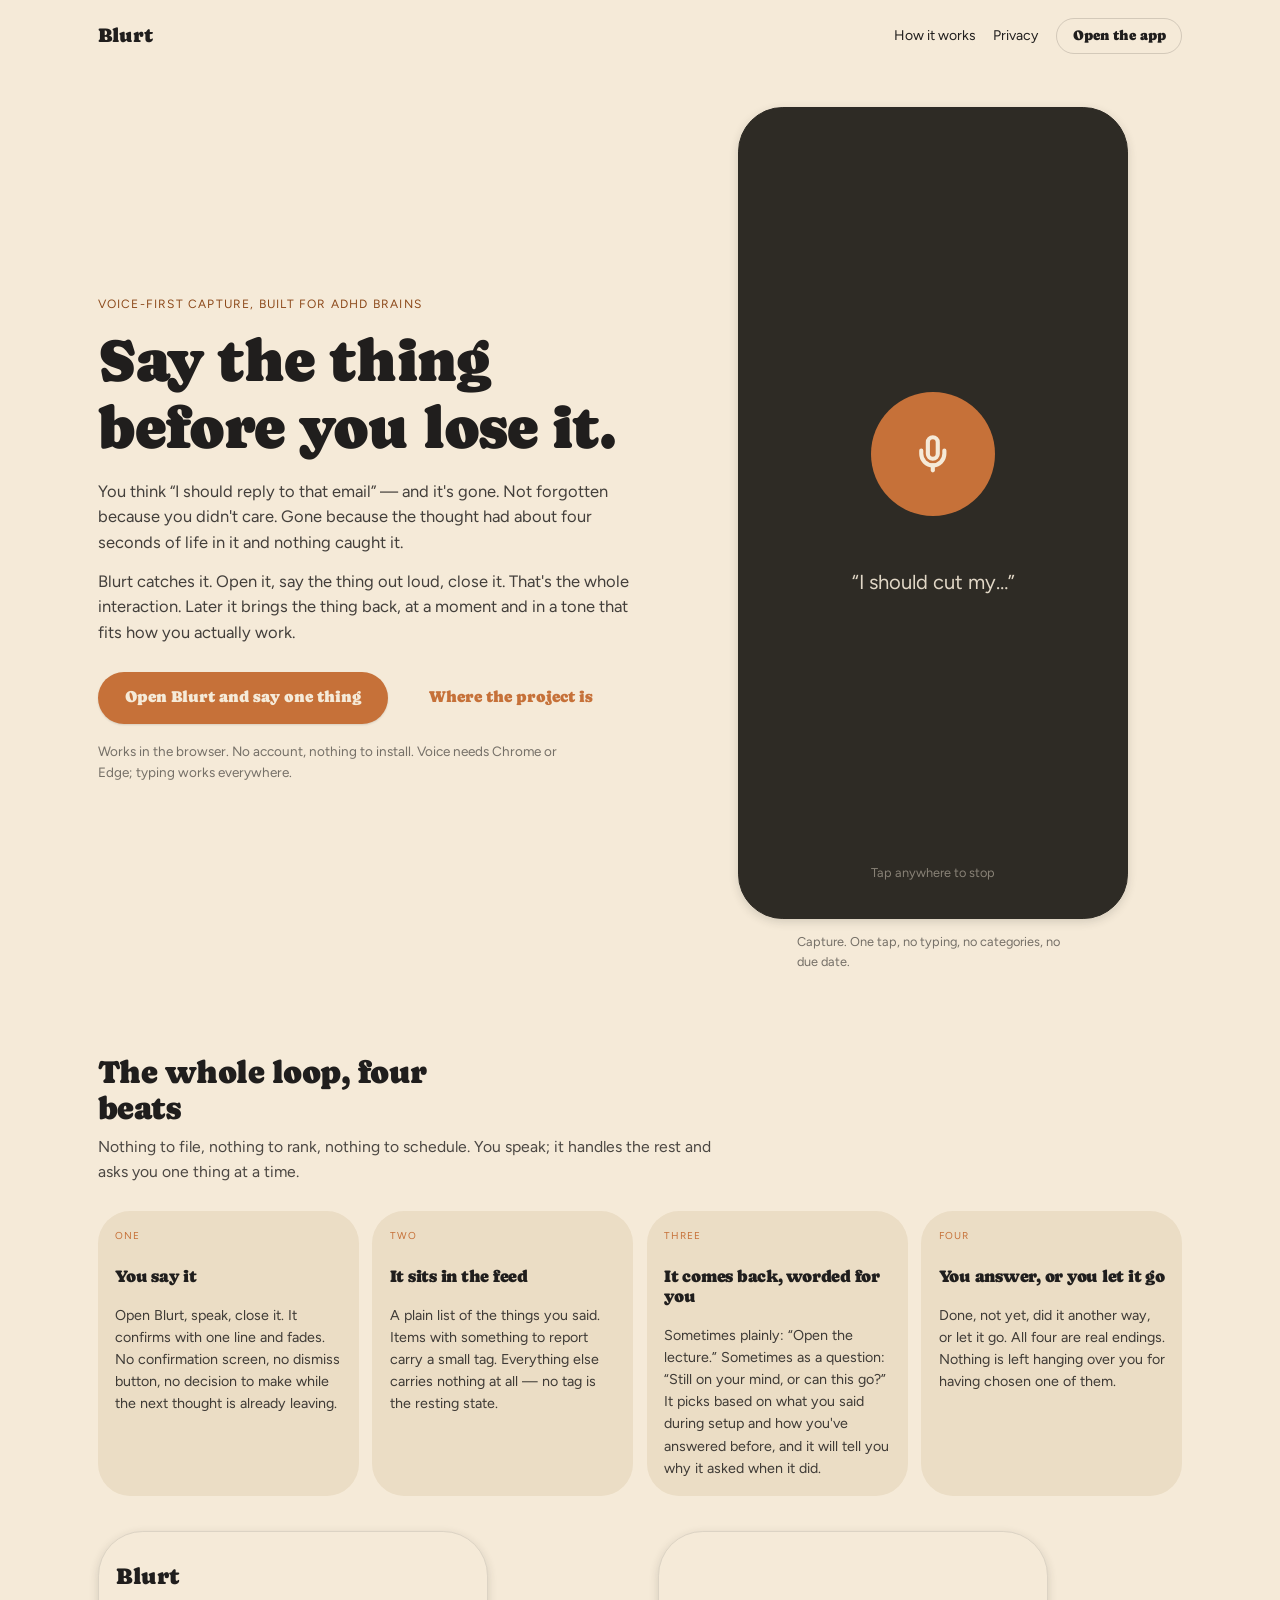
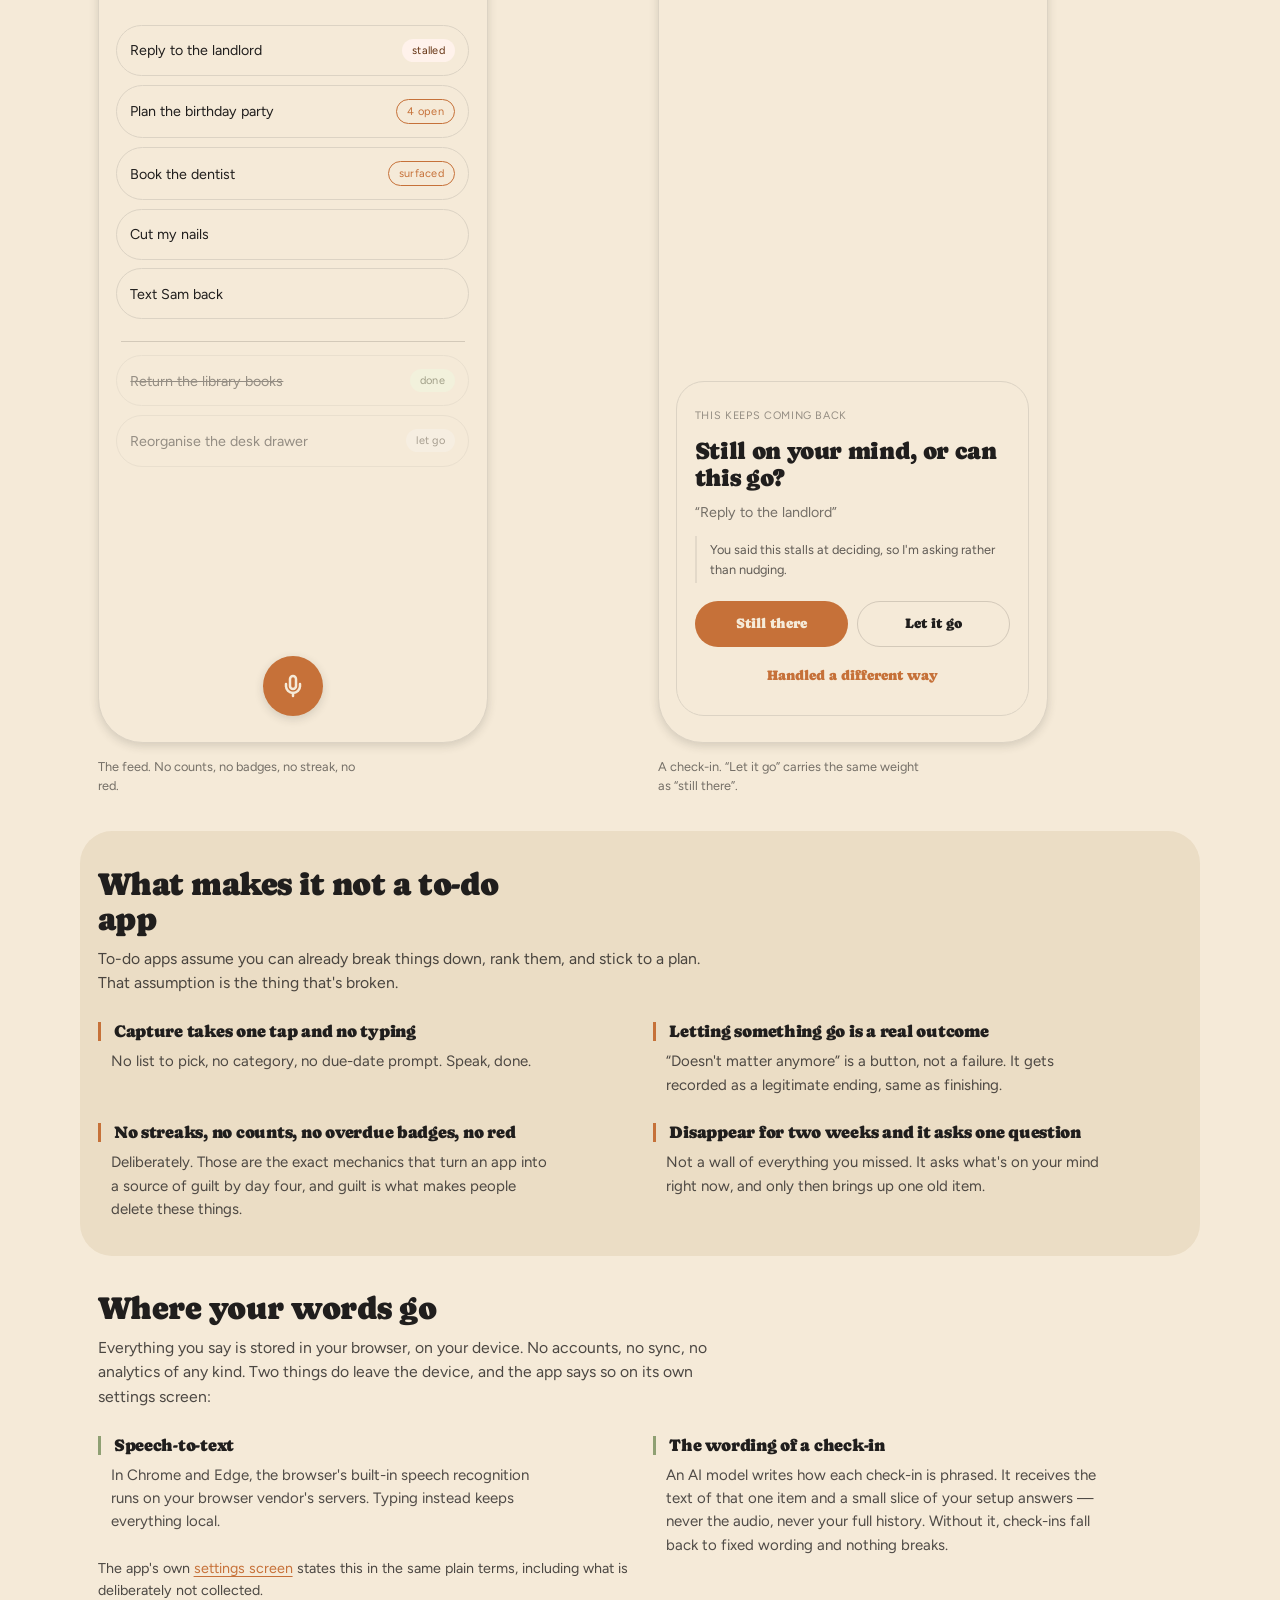
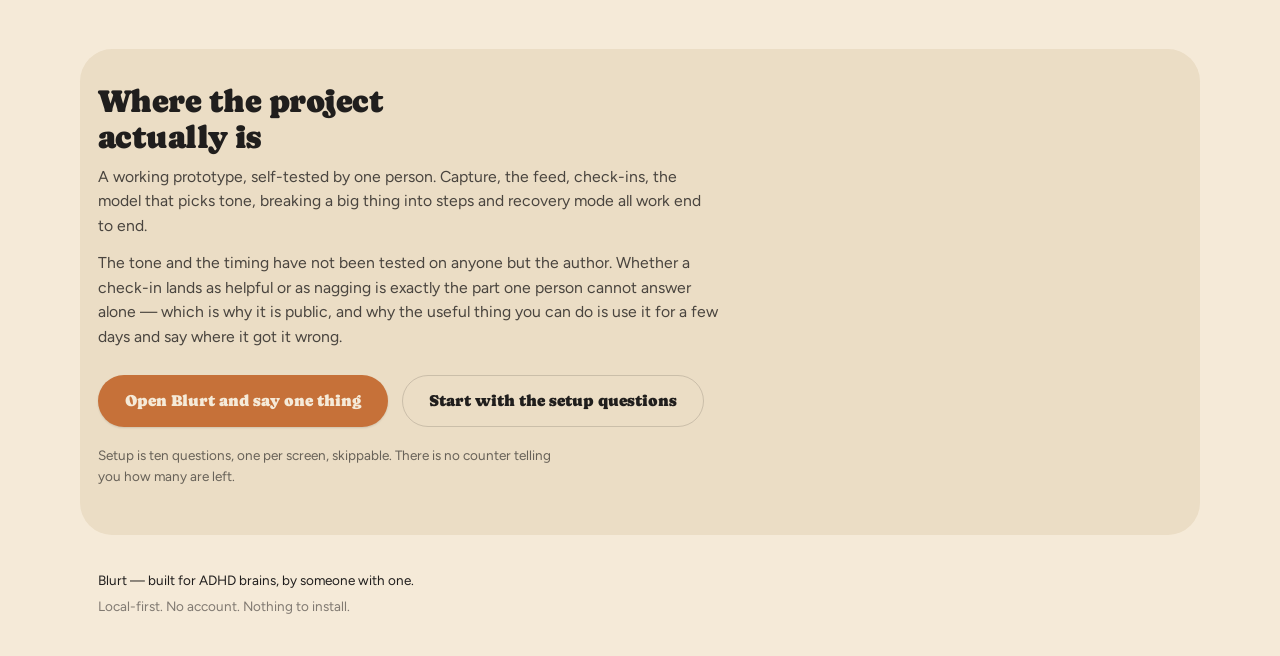
<file: landing/index.html>
<!DOCTYPE html>
<html lang="en">
<head>
<meta charset="utf-8">
<meta name="viewport" content="width=device-width, initial-scale=1">
<title>Blurt — say the thing before you lose it</title>
<meta name="description" content="A voice-first capture app for ADHD brains. Open it, say the thing, close it. Blurt brings it back later, at a moment and in a tone that fits how you work. Not a to-do app.">
<meta property="og:title" content="Blurt — say the thing before you lose it">
<meta property="og:description" content="A thought like “I should reply to that email” has about four seconds of life in it. Blurt catches it in one tap, no typing, and brings it back later without guilt mechanics.">
<meta property="og:type" content="website">
<link rel="stylesheet" href="/frontend/mockups/_ds/organic-d78833b6-7fe1-4f47-8711-04fb39094145/styles.css">
<link rel="stylesheet" href="/landing/style.css">
</head>
<body>

<a class="skip-link" href="#main">Skip to content</a>

<header class="nav wrap-nav">
  <span class="nav-brand">Blurt</span>
  <a href="#how">How it works</a>
  <a href="#privacy">Privacy</a>
  <a class="btn btn-secondary nav-cta" href="/frontend/web/">Open the app</a>
</header>

<main id="main">

  <!-- ── Hero ─────────────────────────────────────────────────────── -->
  <section class="section hero">
    <div class="hero-copy">
      <p class="eyebrow">Voice-first capture, built for ADHD brains</p>
      <h1 class="hero-title">Say the thing before you lose it.</h1>
      <p class="lede">
        You think “I should reply to that email” — and it's gone. Not forgotten
        because you didn't care. Gone because the thought had about four seconds
        of life in it and nothing caught it.
      </p>
      <p class="lede">
        Blurt catches it. Open it, say the thing out loud, close it. That's the
        whole interaction. Later it brings the thing back, at a moment and in a
        tone that fits how you actually work.
      </p>
      <div class="cta-row">
        <a class="btn btn-primary btn-lg" href="/frontend/web/">Open Blurt and say one thing</a>
        <a class="btn btn-ghost btn-lg" href="#status">Where the project is</a>
      </div>
      <p class="fine-print">
        Works in the browser. No account, nothing to install. Voice needs Chrome
        or Edge; typing works everywhere.
      </p>
    </div>

    <div class="hero-art">
      <!-- Capture screen, recreated as live markup (no image assets exist). -->
      <div class="phone phone-dark" role="img" aria-label="The capture screen: a large microphone button on a dark background, with the words “I should cut my…” appearing as they are spoken, and the caption “Tap anywhere to stop”.">
        <div class="phone-body phone-center">
          <div class="mic-stack" aria-hidden="true">
            <span class="ring"></span>
            <span class="ring ring-b"></span>
            <span class="mic">
              <svg width="42" height="42" viewBox="0 0 24 24" fill="none" stroke="currentColor" stroke-width="2.5" stroke-linecap="round" stroke-linejoin="round"><path d="M12 2a3 3 0 0 0-3 3v7a3 3 0 0 0 6 0V5a3 3 0 0 0-3-3z"/><path d="M19 10v2a7 7 0 0 1-14 0v-2"/><line x1="12" y1="19" x2="12" y2="22"/></svg>
            </span>
          </div>
          <p class="transcript">“I should cut my…”</p>
        </div>
        <p class="phone-foot">Tap anywhere to stop</p>
      </div>
      <p class="caption">Capture. One tap, no typing, no categories, no due date.</p>
    </div>
  </section>

  <!-- ── How it works ─────────────────────────────────────────────── -->
  <section class="section" id="how" aria-labelledby="how-h">
    <h2 id="how-h">The whole loop, four beats</h2>
    <p class="section-lede">
      Nothing to file, nothing to rank, nothing to schedule. You speak; it
      handles the rest and asks you one thing at a time.
    </p>

    <ol class="beats">
      <li class="card beat">
        <p class="card-kicker">One</p>
        <h3 class="card-title">You say it</h3>
        <p class="card-body">
          Open Blurt, speak, close it. It confirms with one line and fades. No
          confirmation screen, no dismiss button, no decision to make while the
          next thought is already leaving.
        </p>
      </li>
      <li class="card beat">
        <p class="card-kicker">Two</p>
        <h3 class="card-title">It sits in the feed</h3>
        <p class="card-body">
          A plain list of the things you said. Items with something to report
          carry a small tag. Everything else carries nothing at all — no tag is
          the resting state.
        </p>
      </li>
      <li class="card beat">
        <p class="card-kicker">Three</p>
        <h3 class="card-title">It comes back, worded for you</h3>
        <p class="card-body">
          Sometimes plainly: “Open the lecture.” Sometimes as a question: “Still
          on your mind, or can this go?” It picks based on what you said during
          setup and how you've answered before, and it will tell you why it
          asked when it did.
        </p>
      </li>
      <li class="card beat">
        <p class="card-kicker">Four</p>
        <h3 class="card-title">You answer, or you let it go</h3>
        <p class="card-body">
          Done, not yet, did it another way, or let it go. All four are real
          endings. Nothing is left hanging over you for having chosen one of
          them.
        </p>
      </li>
    </ol>

    <div class="screens">
      <figure class="screen-fig">
        <div class="phone" role="img" aria-label="The feed: five open items including “Reply to the landlord” tagged stalled and “Book the dentist” tagged surfaced, then a divider with two dimmed closed items below, one marked done and one marked let go.">
          <div class="phone-head">
            <span class="phone-brand">Blurt</span>
          </div>
          <div class="phone-body feed">
            <div class="row"><span>Reply to the landlord</span><span class="tag tag-accent">stalled</span></div>
            <div class="row"><span>Plan the birthday party</span><span class="tag tag-outline">4 open</span></div>
            <div class="row"><span>Book the dentist</span><span class="tag tag-outline">surfaced</span></div>
            <div class="row"><span>Cut my nails</span></div>
            <div class="row"><span>Text Sam back</span></div>
            <div class="feed-rule" aria-hidden="true"></div>
            <div class="row row-closed"><span class="struck">Return the library books</span><span class="tag tag-accent-2">done</span></div>
            <div class="row row-closed"><span>Reorganise the desk drawer</span><span class="tag tag-neutral">let go</span></div>
          </div>
          <span class="fab" aria-hidden="true">
            <svg width="24" height="24" viewBox="0 0 24 24" fill="none" stroke="currentColor" stroke-width="2.5" stroke-linecap="round" stroke-linejoin="round"><path d="M12 2a3 3 0 0 0-3 3v7a3 3 0 0 0 6 0V5a3 3 0 0 0-3-3z"/><path d="M19 10v2a7 7 0 0 1-14 0v-2"/><line x1="12" y1="19" x2="12" y2="22"/></svg>
          </span>
        </div>
        <figcaption>The feed. No counts, no badges, no streak, no red.</figcaption>
      </figure>

      <figure class="screen-fig">
        <div class="phone" role="img" aria-label="A check-in card asking “Still on your mind, or can this go?” about “Reply to the landlord”, with an explanation of why it asked, and three replies: still there, let it go, handled a different way.">
          <div class="phone-body checkin">
            <div class="checkin-card">
              <p class="checkin-kicker">This keeps coming back</p>
              <h3 class="checkin-title">Still on your mind, or can this go?</h3>
              <p class="checkin-quote">“Reply to the landlord”</p>
              <p class="checkin-why">
                You said this stalls at deciding, so I'm asking rather than
                nudging.
              </p>
              <div class="checkin-actions">
                <span class="btn btn-primary btn-fill">Still there</span>
                <span class="btn btn-secondary btn-fill">Let it go</span>
              </div>
              <span class="btn btn-ghost btn-block">Handled a different way</span>
            </div>
          </div>
        </div>
        <figcaption>A check-in. “Let it go” carries the same weight as “still there”.</figcaption>
      </figure>
    </div>
  </section>

  <!-- ── Not a to-do app ──────────────────────────────────────────── -->
  <section class="section band" id="different" aria-labelledby="diff-h">
    <h2 id="diff-h">What makes it not a to-do app</h2>
    <p class="section-lede">
      To-do apps assume you can already break things down, rank them, and stick
      to a plan. That assumption is the thing that's broken.
    </p>

    <ul class="points">
      <li>
        <h3>Capture takes one tap and no typing</h3>
        <p>No list to pick, no category, no due-date prompt. Speak, done.</p>
      </li>
      <li>
        <h3>Letting something go is a real outcome</h3>
        <p>
          “Doesn't matter anymore” is a button, not a failure. It gets recorded
          as a legitimate ending, same as finishing.
        </p>
      </li>
      <li>
        <h3>No streaks, no counts, no overdue badges, no red</h3>
        <p>
          Deliberately. Those are the exact mechanics that turn an app into a
          source of guilt by day four, and guilt is what makes people delete
          these things.
        </p>
      </li>
      <li>
        <h3>Disappear for two weeks and it asks one question</h3>
        <p>
          Not a wall of everything you missed. It asks what's on your mind right
          now, and only then brings up one old item.
        </p>
      </li>
    </ul>
  </section>

  <!-- ── Privacy ──────────────────────────────────────────────────── -->
  <section class="section" id="privacy" aria-labelledby="priv-h">
    <h2 id="priv-h">Where your words go</h2>
    <p class="section-lede">
      Everything you say is stored in your browser, on your device. No accounts,
      no sync, no analytics of any kind. Two things do leave the device, and the
      app says so on its own settings screen:
    </p>
    <ul class="points points-two">
      <li>
        <h3>Speech-to-text</h3>
        <p>
          In Chrome and Edge, the browser's built-in speech recognition runs on
          your browser vendor's servers. Typing instead keeps everything local.
        </p>
      </li>
      <li>
        <h3>The wording of a check-in</h3>
        <p>
          An AI model writes how each check-in is phrased. It receives the text
          of that one item and a small slice of your setup answers — never the
          audio, never your full history. Without it, check-ins fall back to
          fixed wording and nothing breaks.
        </p>
      </li>
    </ul>
    <p class="section-note">
      The app's own <a href="/frontend/web/settings.html">settings screen</a>
      states this in the same plain terms, including what is deliberately not
      collected.
    </p>
  </section>

  <!-- ── Status + CTA ─────────────────────────────────────────────── -->
  <section class="section band closing" id="status" aria-labelledby="status-h">
    <h2 id="status-h">Where the project actually is</h2>
    <p class="section-lede">
      A working prototype, self-tested by one person. Capture, the feed,
      check-ins, the model that picks tone, breaking a big thing into steps and
      recovery mode all work end to end.
    </p>
    <p class="section-lede">
      The tone and the timing have not been tested on anyone but the author. Whether
      a check-in lands as helpful or as nagging is exactly the part one person
      cannot answer alone — which is why it is public, and why the useful thing
      you can do is use it for a few days and say where it got it wrong.
    </p>
    <div class="cta-row">
      <a class="btn btn-primary btn-lg" href="/frontend/web/">Open Blurt and say one thing</a>
      <a class="btn btn-secondary btn-lg" href="/frontend/web/onboarding.html">Start with the setup questions</a>
    </div>
    <p class="fine-print">
      Setup is ten questions, one per screen, skippable. There is no counter
      telling you how many are left.
    </p>
  </section>

</main>

<footer class="site-foot">
  <p>Blurt — built for ADHD brains, by someone with one.</p>
  <p class="text-muted">Local-first. No account. Nothing to install.</p>
</footer>

</body>
</html>
</file>
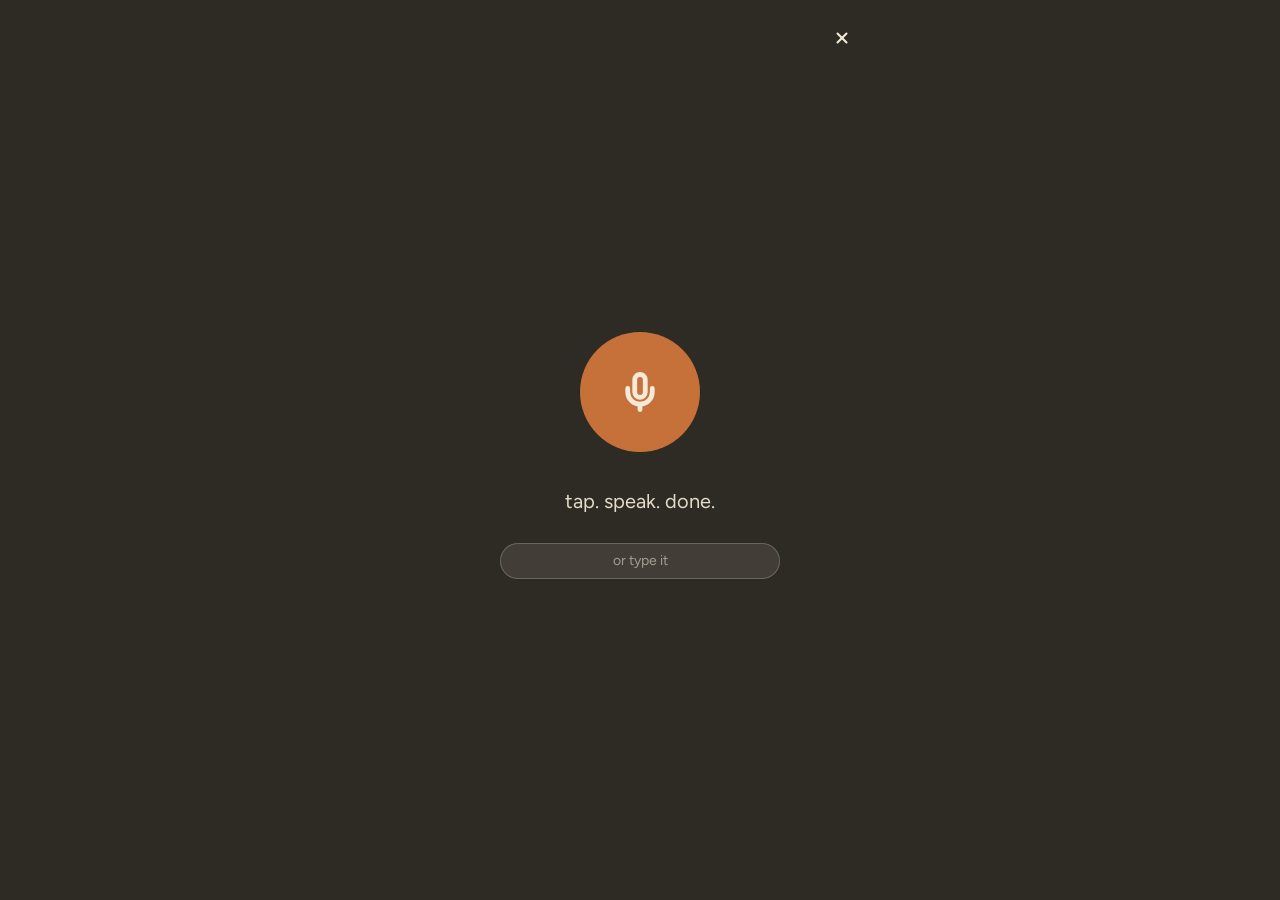
<file: capture/web/index.html>
<!doctype html>
<html lang="en">
<head>
<meta charset="utf-8">
<meta name="viewport" content="width=device-width, initial-scale=1, viewport-fit=cover">
<title>Blurt</title>
<meta name="theme-color" content="#2e2b25">
<link rel="manifest" href="manifest.json">
<link rel="icon" href="icon.svg" type="image/svg+xml">
<link rel="icon" href="/icons/icon-192.png" sizes="192x192" type="image/png">
<link rel="apple-touch-icon" href="/icons/icon-192.png">
<link rel="stylesheet" href="/frontend/mockups/_ds/organic-d78833b6-7fe1-4f47-8711-04fb39094145/styles.css">
<link rel="stylesheet" href="style.css">
</head>
<body>
  <div class="phone">
    <nav class="nav">
      <span></span>
      <a href="/frontend/web/" class="btn btn-icon" aria-label="Back to home feed" style="color:var(--color-bg)">
        <svg width="18" height="18" viewBox="0 0 24 24" fill="none" stroke="currentColor" stroke-width="2.75" stroke-linecap="round"><line x1="6" y1="6" x2="18" y2="18"/><line x1="18" y1="6" x2="6" y2="18"/></svg>
      </a>
    </nav>
    <main id="capture-main">
      <div class="mic-wrap">
        <div id="pulse-1" class="pulse-ring" hidden></div>
        <div id="pulse-2" class="pulse-ring d2" hidden></div>
        <div id="pulse-3" class="pulse-ring d3" hidden></div>
        <button id="mic-btn" class="btn" aria-label="Blurt it out">
          <svg width="42" height="42" viewBox="0 0 24 24" fill="none" stroke="currentColor" stroke-width="2.75" stroke-linecap="round" stroke-linejoin="round"><path d="M12 2a3 3 0 0 0-3 3v7a3 3 0 0 0 6 0V5a3 3 0 0 0-3-3z"/><path d="M19 10v2a7 7 0 0 1-14 0v-2"/><line x1="12" y1="19" x2="12" y2="22"/></svg>
        </button>
      </div>
      <p id="status" aria-live="polite">tap. speak. done.</p>
      <p id="stop-hint" hidden>tap anywhere to stop</p>

      <form id="type-form">
        <input id="type-input" class="input" type="text" placeholder="or type it" autocomplete="off">
      </form>

      <ul id="recent"></ul>
    </main>

    <div id="toast" role="status" aria-live="polite">
      <svg width="18" height="18" viewBox="0 0 24 24" fill="none" stroke="var(--color-accent-2-700)" stroke-width="2.75" stroke-linecap="round" stroke-linejoin="round"><polyline points="20 6 9 17 4 12"/></svg>
      <span id="toast-text"></span>
    </div>
  </div>
  <script src="app.js"></script>
</body>
</html>
</file>
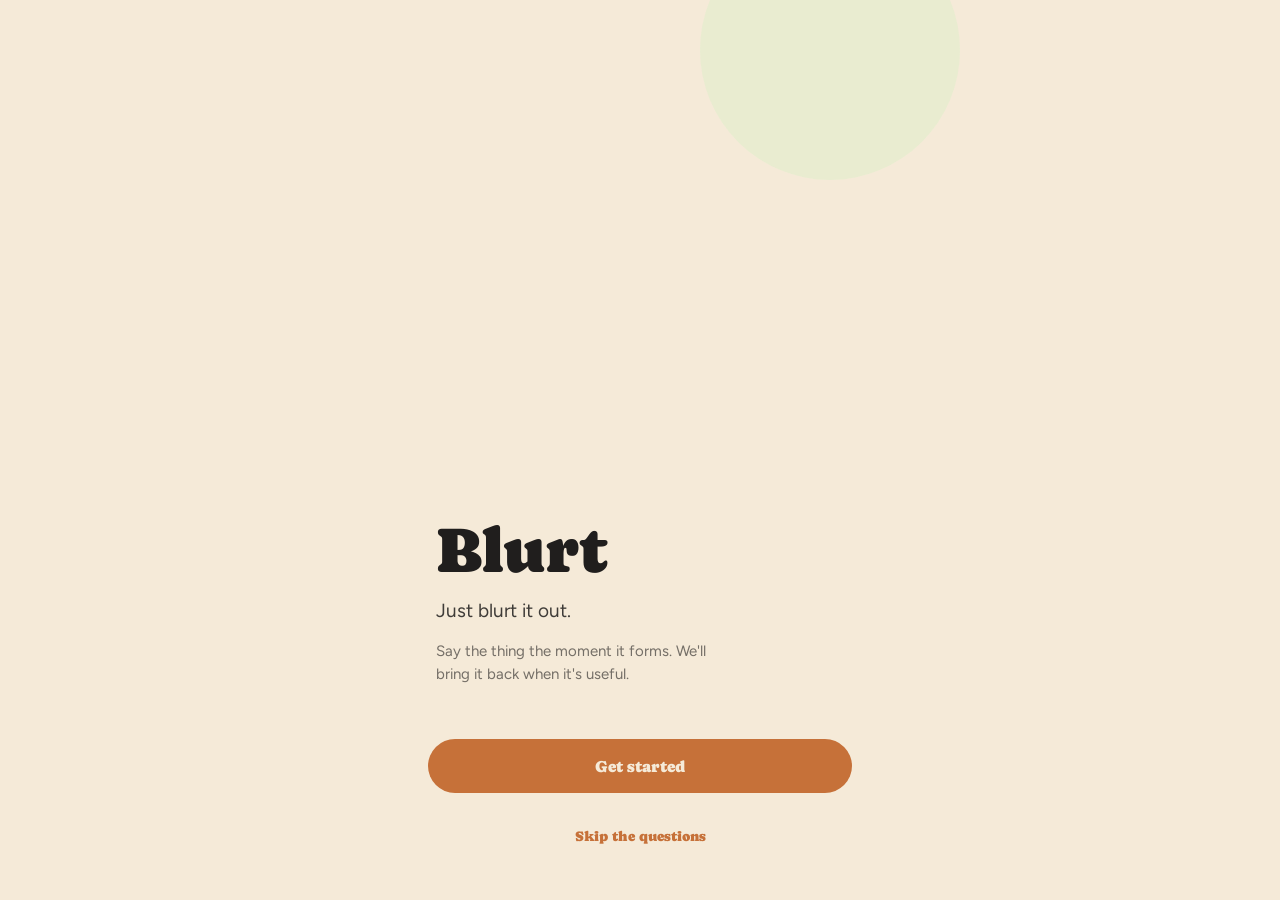
<file: frontend/web/index.html>
<!doctype html>
<html lang="en">
<head>
<meta charset="utf-8">
<meta name="viewport" content="width=device-width, initial-scale=1, viewport-fit=cover">
<title>Blurt — Home</title>
<meta name="theme-color" content="#f5ead8">
<link rel="manifest" href="/frontend/web/manifest.json">
<link rel="icon" href="/icons/icon.svg" type="image/svg+xml">
<link rel="apple-touch-icon" href="/icons/icon-192.png">
<link rel="stylesheet" href="/frontend/mockups/_ds/organic-d78833b6-7fe1-4f47-8711-04fb39094145/styles.css">
<link rel="stylesheet" href="/frontend/web/style.css">
</head>
<body>
  <div class="phone">
    <nav class="nav">
      <span class="nav-brand">Blurt</span>
      <a href="/frontend/web/settings.html" class="btn btn-icon" aria-label="Settings">
        <svg width="20" height="20" viewBox="0 0 24 24" fill="none" stroke="currentColor" stroke-width="2.75" stroke-linecap="round"><circle cx="12" cy="12" r="3"/><path d="M12 4v1.5M12 18.5V20M4 12h1.5M18.5 12H20M6.5 6.5l1 1M16.5 16.5l1 1M6.5 17.5l1-1M16.5 7.5l1-1"/></svg>
      </a>
    </nav>

    <main>
      <button id="rollup-entry" class="rollup-entry btn tag-outline" hidden></button>

      <ul id="feed"></ul>
      <div id="empty" hidden>
        <p class="empty-title">Nothing here yet.</p>
        <p class="empty-body text-muted">Tap the mic and say the thing you keep meaning to do. That's the whole app.</p>
      </div>
    </main>

    <div class="feed-fade"></div>
    <a href="/capture/web/" class="btn btn-primary fab" aria-label="Say something">
      <svg width="24" height="24" viewBox="0 0 24 24" fill="none" stroke="currentColor" stroke-width="2.75" stroke-linecap="round" stroke-linejoin="round"><path d="M12 2a3 3 0 0 0-3 3v7a3 3 0 0 0 6 0V5a3 3 0 0 0-3-3z"/><path d="M19 10v2a7 7 0 0 1-14 0v-2"/><line x1="12" y1="19" x2="12" y2="22"/></svg>
    </a>
  </div>

  <div id="checkin" class="dialog-backdrop" hidden>
    <div id="checkin-card" class="card elev-lg checkin-sheet">
      <!-- Both of these are build-time instruments, not product surface: the
           framing picker is the step-2 manual tone-testing toggle and the
           source line reports which decision path ran. They only render with
           ?dev=1 (see DEV in app.js) - a real user should never see internal
           taxonomy, a model vendor's name, or an env-var name. -->
      <div id="framing-picker" class="framing-picker" role="radiogroup" aria-label="Framing mode (manual, for step-2 tone testing)" hidden>
        <label class="radio"><input type="radio" name="framing" value="direct" checked><span class="dot"></span>direct</label>
        <label class="radio"><input type="radio" name="framing" value="inquiring"><span class="dot"></span>inquiring</label>
        <label class="radio"><input type="radio" name="framing" value="activation-only"><span class="dot"></span>activation-only</label>
        <label class="radio"><input type="radio" name="framing" value="silent-recovery"><span class="dot"></span>silent-recovery</label>
      </div>
      <p class="checkin-source" id="checkin-source" hidden></p>
      <p class="card-kicker" id="checkin-kicker"></p>
      <h3 id="checkin-title"></h3>
      <p class="card-body" id="checkin-body"></p>
      <button type="button" id="checkin-why-toggle" class="checkin-why-toggle" hidden>
        <span>Why now?</span>
        <svg class="chevron" width="12" height="12" viewBox="0 0 24 24" fill="none" stroke="currentColor" stroke-width="2.5" stroke-linecap="round" stroke-linejoin="round"><polyline points="6 9 12 15 18 9"/></svg>
      </button>
      <p class="checkin-why" id="checkin-why" hidden></p>
      <div id="checkin-list"></div>
      <div class="checkin-actions" id="checkin-actions"></div>
    </div>
  </div>

  <script src="/frontend/web/persona.js"></script>
  <script src="/frontend/web/intents.js"></script>
  <script src="/frontend/web/app.js"></script>
  <script src="/frontend/web/pwa.js"></script>
</body>
</html>
</file>
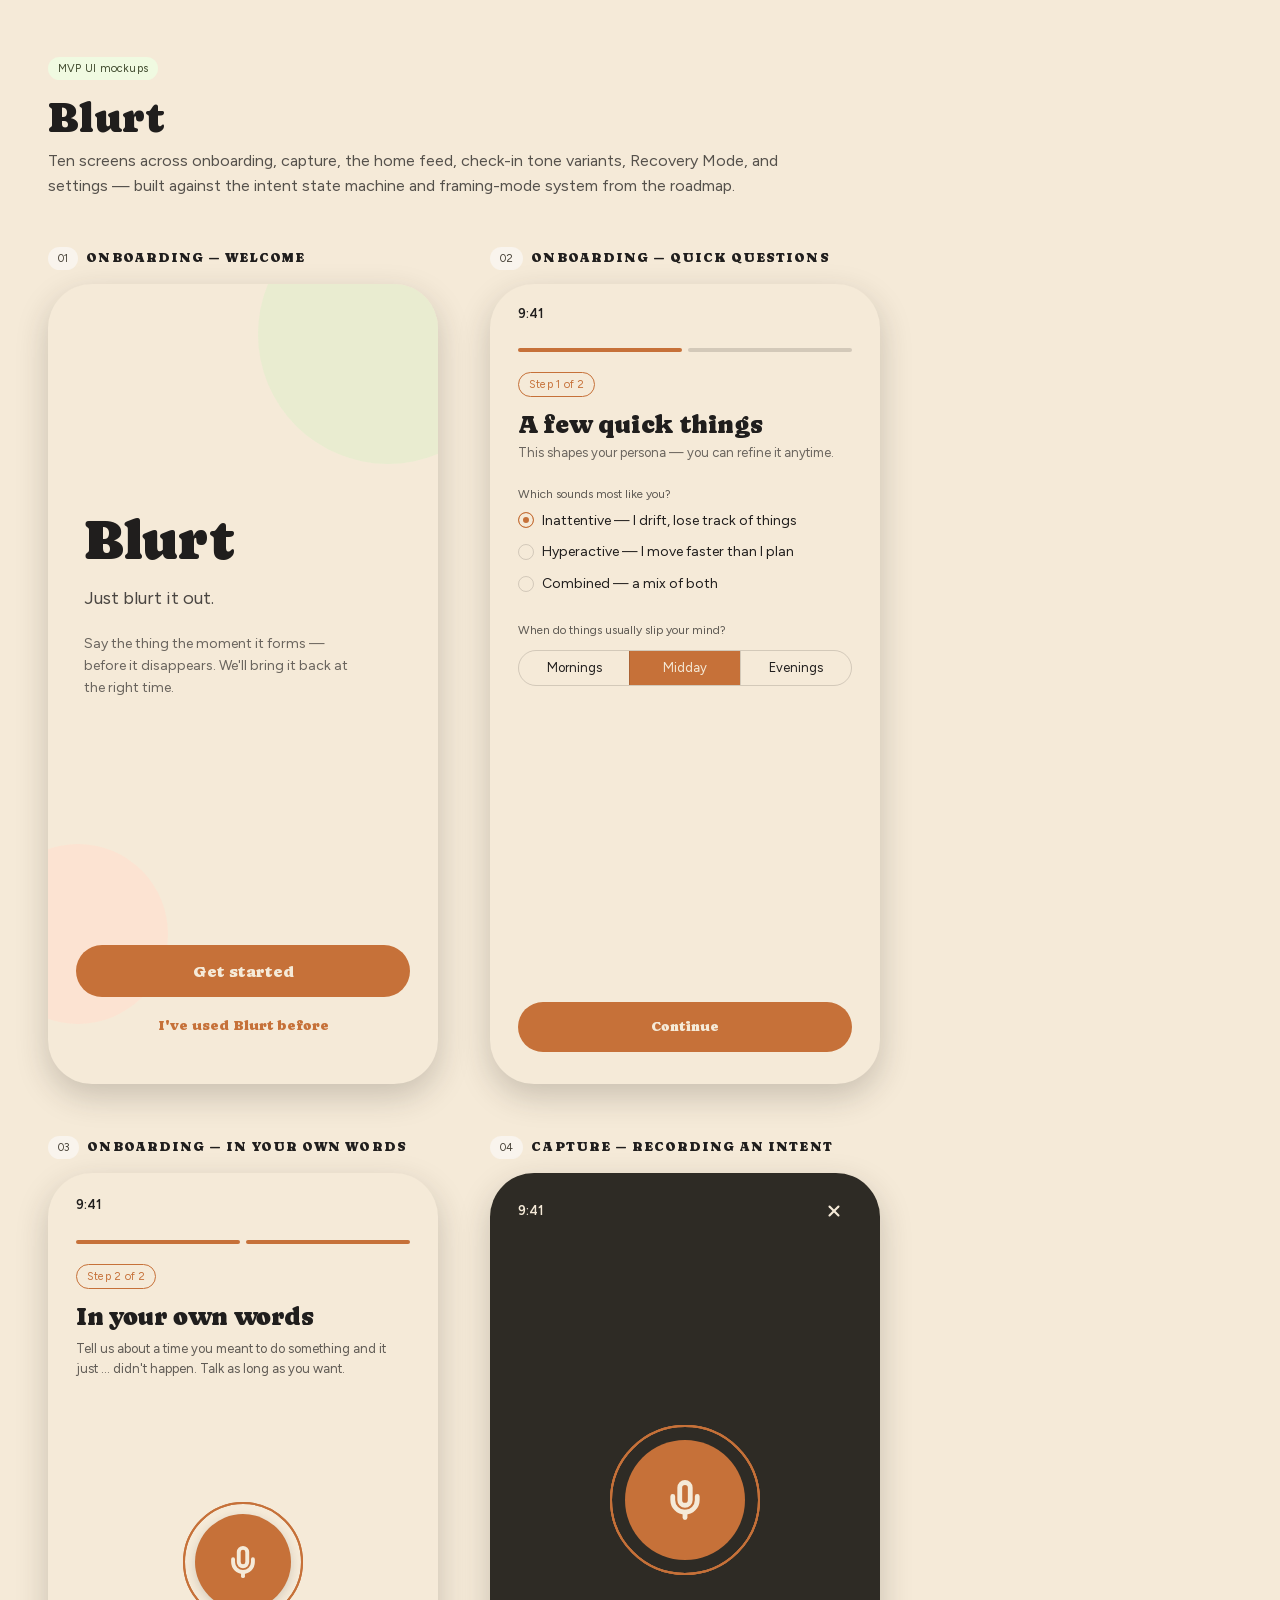
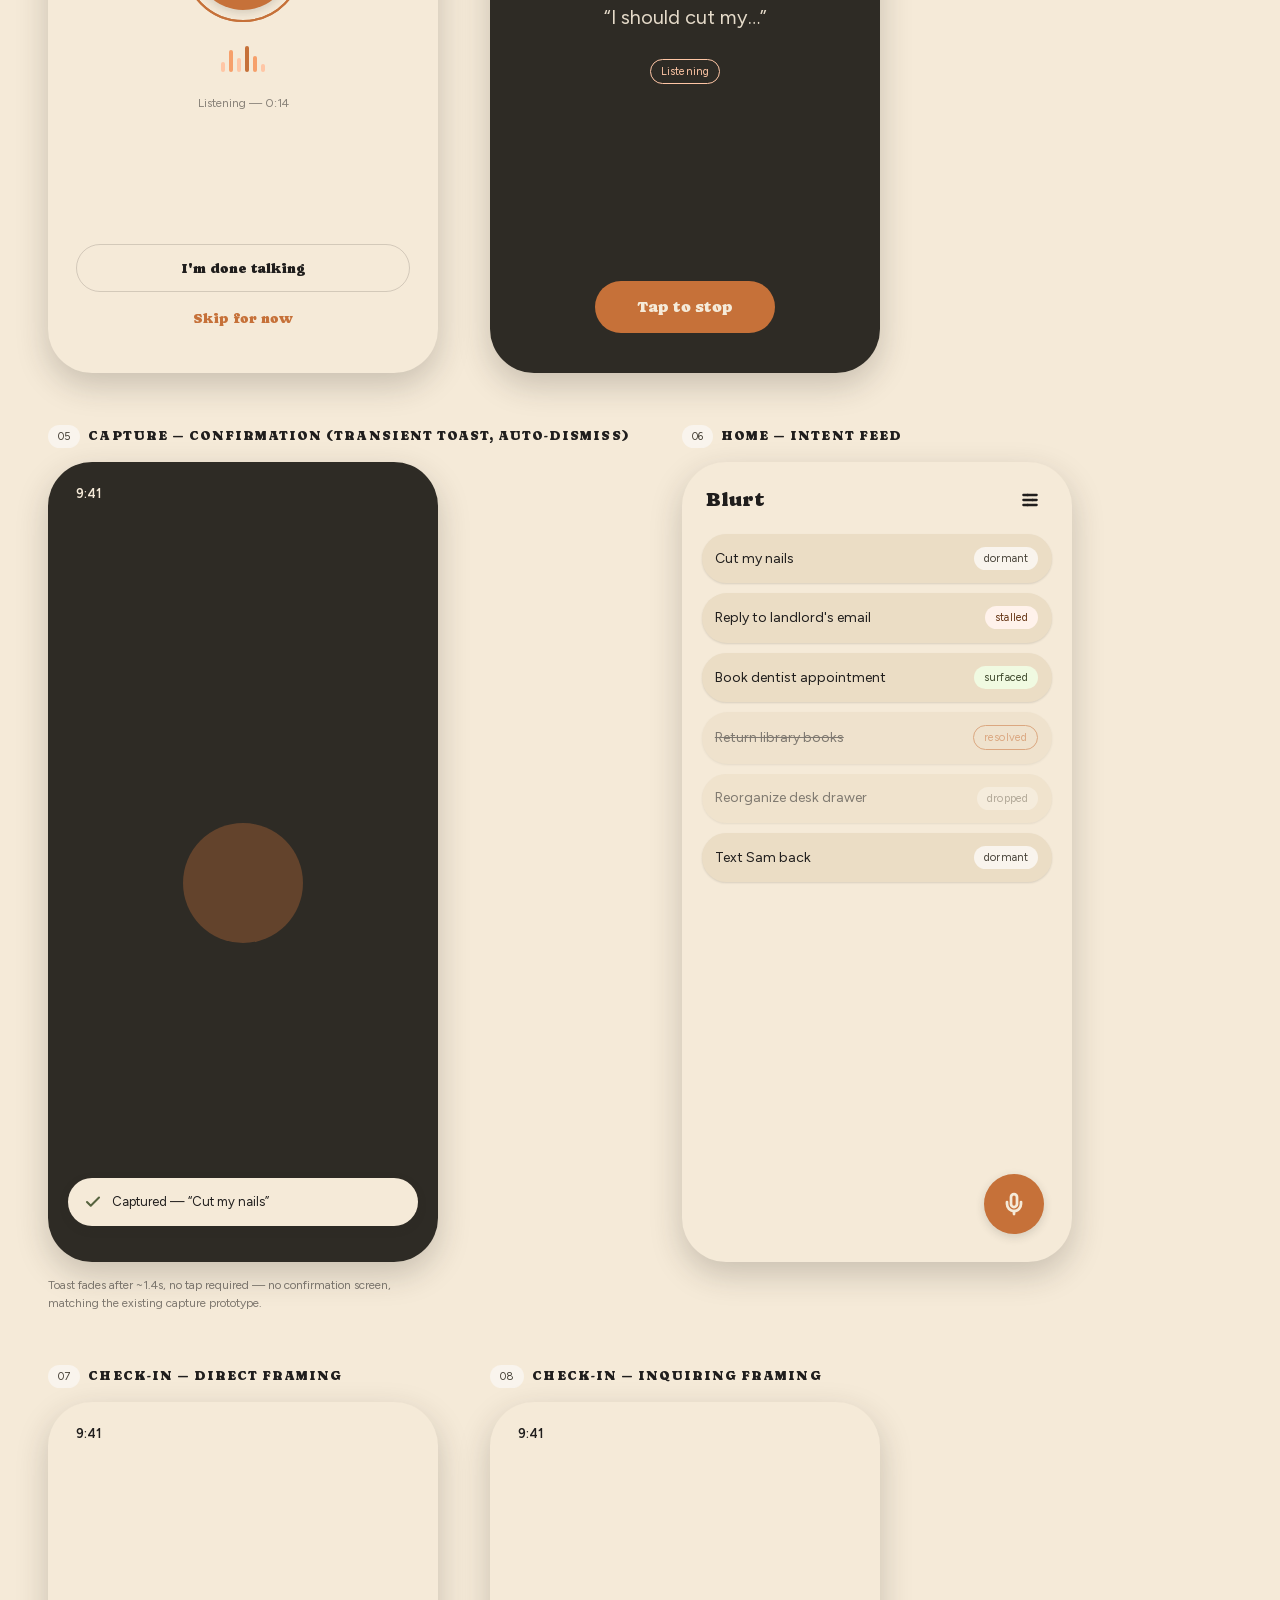
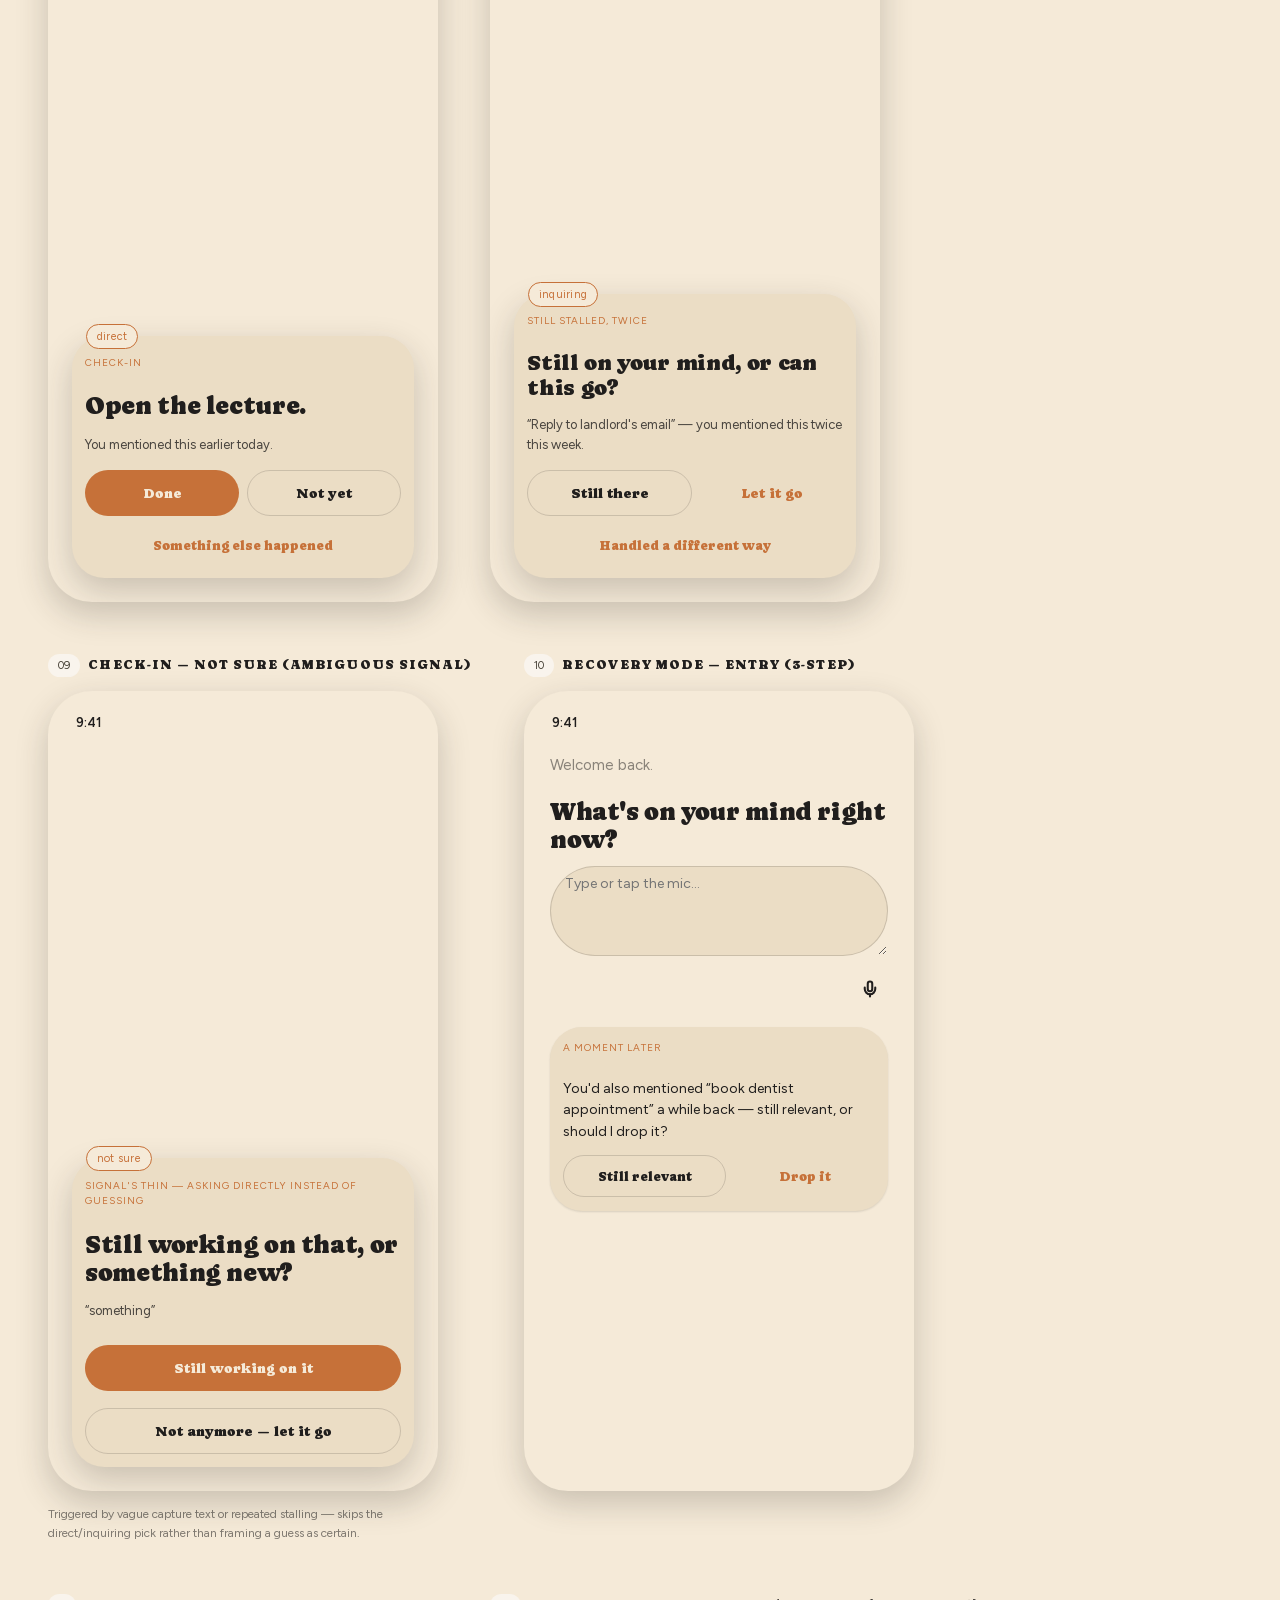
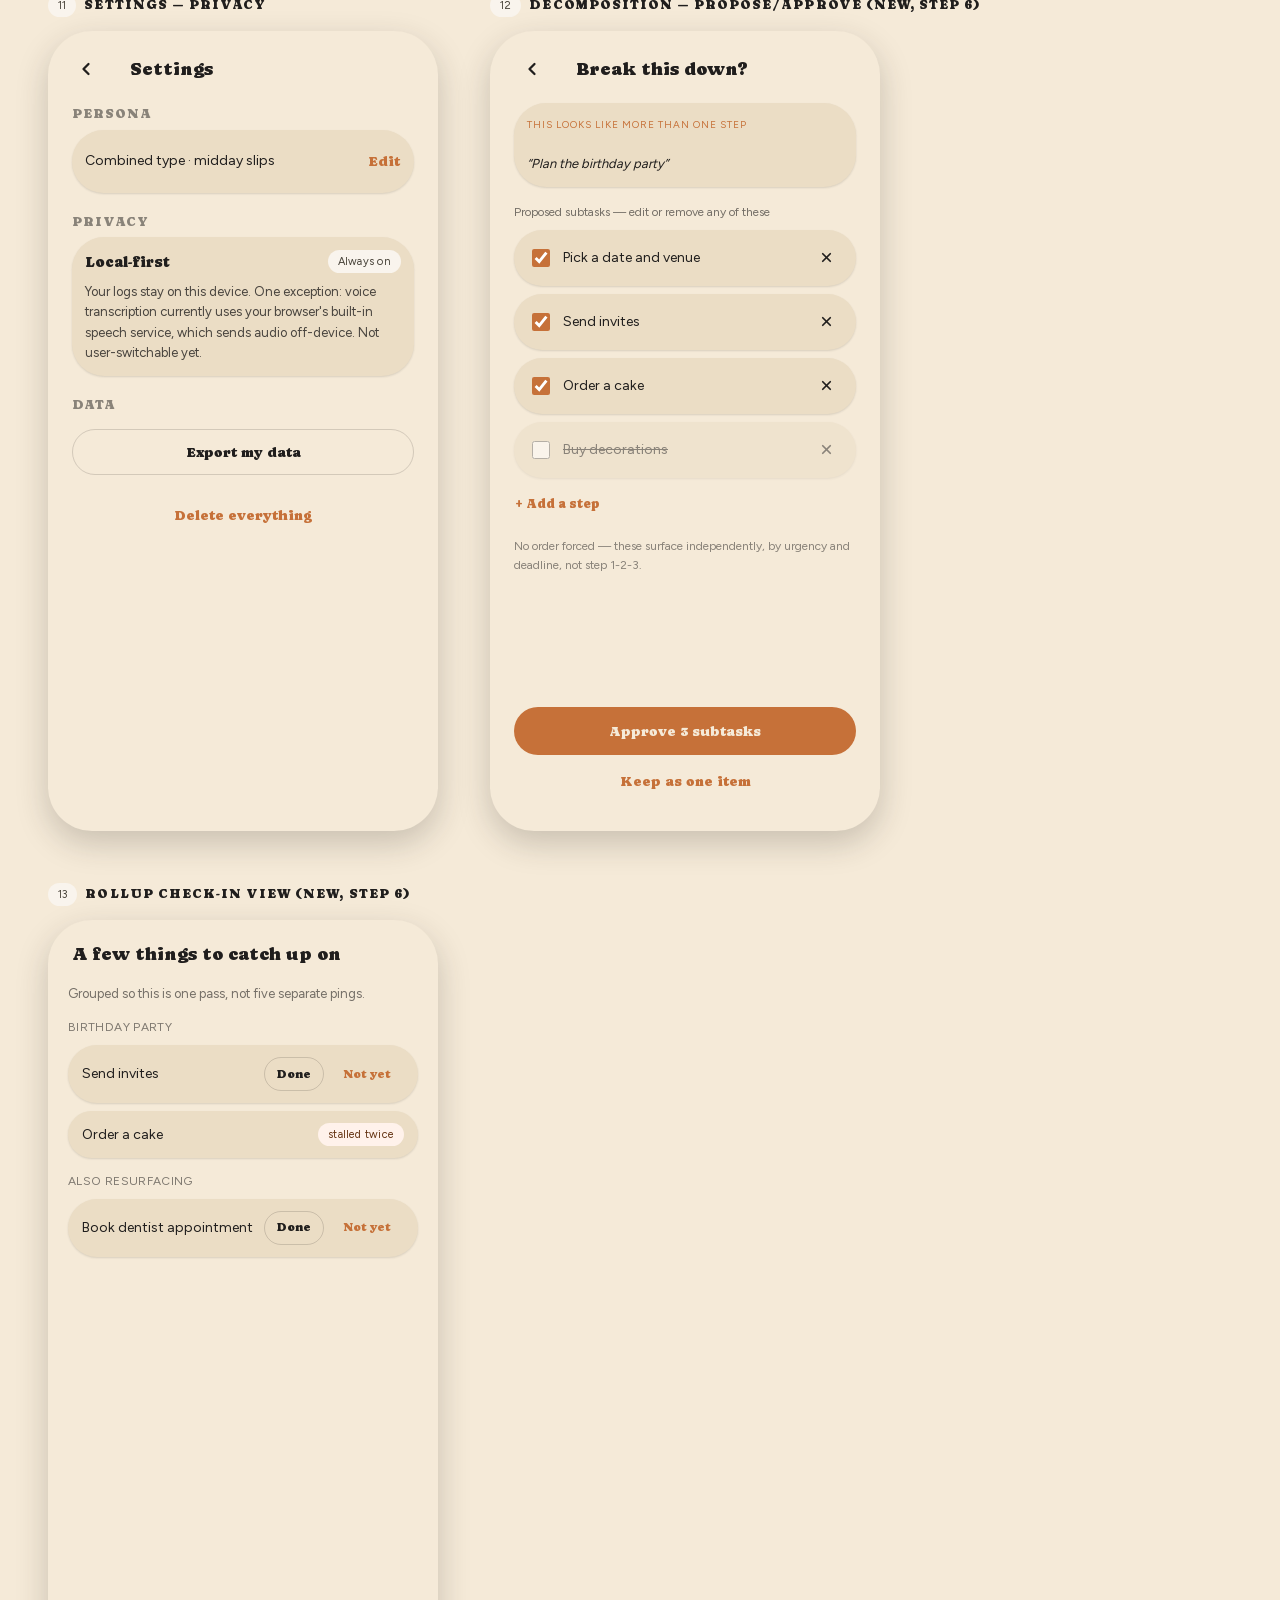
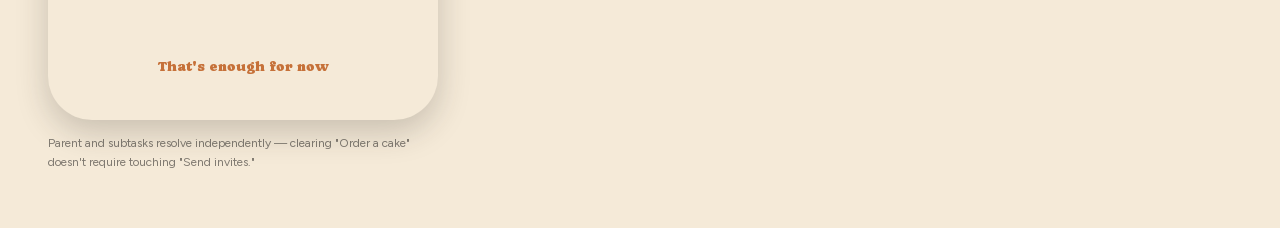
<file: frontend/mockups/Blurt Mockups (standalone).html>
<!DOCTYPE html>
<html>
<head>
  <meta charset="utf-8">
  <title>Blurt — UI Mockups</title>
  <style>
    * { margin: 0; padding: 0; box-sizing: border-box; }
    body { background: #f5ead8; display: flex; align-items: center; justify-content: center; min-height: 100vh; font-family: -apple-system, BlinkMacSystemFont, sans-serif; }
    #__bundler_loading { position: fixed; bottom: 20px; right: 20px; font: 13px/1.4 -apple-system, BlinkMacSystemFont, sans-serif; color: #666; background: #fff; padding: 8px 14px; border-radius: 8px; box-shadow: 0 1px 4px rgba(0,0,0,0.12); z-index: 10000; }
    #__bundler_thumbnail { position: fixed; inset: 0; width: 100%; height: 100%; display: flex; align-items: center; justify-content: center; background: #f5ead8; z-index: 9999; }
    #__bundler_thumbnail svg { width: 100%; height: 100%; object-fit: contain; }
    #__bundler_placeholder { color: #999; font-size: 14px; }
  </style>
  <noscript>
    <style>#__bundler_loading { display: none; }</style>
    <div style="position:fixed;bottom:12px;left:12px;font:13px/1.4 -apple-system,BlinkMacSystemFont,sans-serif;color:#999;background:rgba(255,255,255,0.9);padding:6px 12px;border-radius:6px;box-shadow:0 1px 4px rgba(0,0,0,0.08);z-index:10000;">
      This page requires JavaScript to display.
    </div>
  </noscript>
</head>
<body>
  <div id="__bundler_thumbnail">
  <svg viewBox="0 0 200 200" xmlns="http://www.w3.org/2000/svg">
    <circle cx="100" cy="100" r="70" fill="#c67139"></circle>
    <text x="100" y="112" font-family="Georgia, serif" font-size="34" fill="#f5ead8" text-anchor="middle">B</text>
  </svg>
</div>
  <div id="__bundler_loading">Unpacking...</div>

  <script>
    
document.addEventListener('DOMContentLoaded', async function() {
  const loading = document.getElementById('__bundler_loading');
  function setStatus(msg) { if (loading) loading.textContent = msg; }

  const FONT_MIME = /^(font[/]|application[/](x-)?font-|application[/]vnd\.ms-fontobject)/i;
  const MIME_TOKEN = /^[\w.+-]+[/][\w.+-]+$/;
  function toBase64(bytes) {
    let bin = '';
    for (let i = 0; i < bytes.length; i += 0x8000) {
      bin += String.fromCharCode.apply(null, bytes.subarray(i, i + 0x8000));
    }
    return btoa(bin);
  }

  // Error sink persists across replaceWith since it's on window, not the DOM.
  window.addEventListener('error', function(e) {
    // Failed resource loads (CSP-blocked links, scripts, images) fire plain
    // events at the element — warn only; real JS errors carry message/error.
    if (!e.message && !e.error && e.target && e.target !== window) {
      console.warn('[bundle] resource failed to load:',
        e.target.tagName, String(e.target.src || e.target.href || ''));
      return;
    }
    var p = document.body || document.documentElement;
    var d = document.getElementById('__bundler_err') || p.appendChild(document.createElement('div'));
    d.id = '__bundler_err';
    d.style.cssText = 'position:fixed;bottom:12px;left:12px;right:12px;font:12px/1.4 ui-monospace,monospace;background:#2a1215;color:#ff8a80;padding:10px 14px;border-radius:8px;border:1px solid #5c2b2e;z-index:99999;white-space:pre-wrap;max-height:40vh;overflow:auto';
    d.textContent = (d.textContent ? d.textContent + String.fromCharCode(10) : '') +
      '[bundle] ' + (e.message || e.type) +
      (e.filename ? ' (' + e.filename.slice(0, 60) + ':' + e.lineno + ')' : '');
  }, true);

  try {
    const manifestEl = document.querySelector('script[type="__bundler/manifest"]');
    const templateEl = document.querySelector('script[type="__bundler/template"]');
    if (!manifestEl || !templateEl) {
      setStatus('Error: missing bundle data');
      console.error('[bundler] Missing script tags — manifestEl:', !!manifestEl, 'templateEl:', !!templateEl);
      return;
    }

    const manifest = JSON.parse(manifestEl.textContent);
    let template = JSON.parse(templateEl.textContent);

    // Nested page bundles (iframe targets). Each ships ONCE, in the ROOT
    // document's manifest; frame srcs carry an about:blank#<uuid> marker
    // instead of a substitutable uuid. Every document mints the blobs for
    // its OWN frames — from local text at the root, or text obtained from
    // its DIRECT parent over the relay protocol below — so each frame
    // navigation stays same-origin with its initiator and a deduped page
    // loads at any depth on any host, including a file:// download's
    // opaque origins (where a blob minted by one document cannot be
    // navigated to by another).
    const pageOrderEl = document.querySelector('script[type="__bundler/page_order"]');
    const pageOrder = pageOrderEl ? JSON.parse(pageOrderEl.textContent) : [];
    const pageSet = new Set(pageOrder);
    const pageTexts = {};

    // ── Nested-page text protocol (parent-chain relay) ──
    // Page bundles ship once, in the ROOT document's manifest. Every
    // document mints the blobs for its OWN frames, obtaining page text
    // through a strict parent-chain relay: a document only ever SENDS to
    // its direct parent (which, for every document the publisher's own
    // runtime minted, is another publisher document) and only ACCEPTS
    // text from that direct parent; requests from below are honored only
    // for the document's own child frames, and the ROOT never sends
    // upward at all. That last rule is load-bearing: the artifact host's
    // frame-ancestors allows claude.ai (and friends) to frame an
    // artifact, so window.top can be a FOREIGN document — a top-addressed
    // protocol would hand page uuids to that ancestor and accept forged
    // "page text" from it, minting attacker HTML as an artifact-origin
    // blob document. The chain never touches the ancestor: requests stop
    // at the root, replies are origin-addressed per hop (never '*' when
    // an origin exists), and both directions are origin-gated (on https
    // a foreign sender's origin can never equal this document's; in
    // opaque contexts — file:// — everything serializes as 'null', where
    // an embedded EXTERNAL frame still fails the gate by carrying its
    // own real origin, and a sandboxed child of such a frame is excluded
    // by the own-child-frames check plus uuid unguessability). Shape is
    // deny-by-default: one request form, one reply form, no error
    // replies.
    // window.origin is the SERIALIZED SECURITY origin ('null' in opaque
    // contexts such as a sandboxed preview iframe) — location.origin is
    // computed from the URL and stays 'https://…' even when the document
    // is sandboxed, which would misgate every opaque chain.
    const OWN_TARGET = /^https?:[/][/]/.test(window.origin || '')
      ? window.origin
      : '*';
    function trustedOrigin(e) {
      if (e.origin === window.origin) return true; // https chains; opaque==opaque
      // file:// trees: Chrome serializes the file document's origin as
      // 'file://' while the blob: documents it mints serialize as 'null',
      // so the two legitimate shapes can never string-match — accept the
      // pair in both directions. https origins never serialize as either,
      // and sender identity (own child frame / direct parent) is checked
      // separately.
      return (
        (e.origin === 'null' &&
          (window.origin === 'file://' ||
            window.location.protocol === 'file:')) ||
        (/^file:/.test(e.origin) && window.origin === 'null')
      );
    }
    // Non-empty only in the root document (nested bundles ship an empty
    // island), so it doubles as the root marker: the root answers from
    // local text and treats a miss as authoritative — never relaying to
    // its (possibly foreign) parent.
    const isPageRoot = pageOrder.length > 0;
    const blobUrls = {};
    const resourceBlobs = {};
    const UUID_SHAPE = /^[0-9a-f]{8}-[0-9a-f]{4}-[0-9a-f]{4}-[0-9a-f]{4}-[0-9a-f]{12}$/;
    const pendingFrames = {}; // uuid -> [{el, frag}] awaiting text for own frames
    const pendingRelays = {}; // uuid -> [childWindow] awaiting text to pass down
    function mountPage(el, frag, text) {
      const pageBlob = new Blob([text], { type: 'text/html' });
      const u = URL.createObjectURL(pageBlob);
      resourceBlobs[u] = pageBlob;
      el.src = u + frag;
    }
    function deliverPage(uuid, text) {
      const frames = pendingFrames[uuid];
      delete pendingFrames[uuid];
      if (frames) for (const f of frames) mountPage(f.el, f.frag, text);
      const relays = pendingRelays[uuid];
      delete pendingRelays[uuid];
      if (relays) {
        for (const cw of relays) {
          try { cw.postMessage({ __bundler_page: uuid, __bundler_text: text }, OWN_TARGET); } catch (err) { /* gone */ }
        }
      }
    }
    function ownFrameWindows() {
      const out = [];
      for (const f of Array.from(document.querySelectorAll('iframe'))) {
        try { if (f.contentWindow) out.push(f.contentWindow); } catch (err) { /* detached */ }
      }
      return out;
    }
    window.addEventListener('message', function (e) {
      const d = e.data;
      if (!d || typeof d !== 'object' || !e.source) return;
      // Origin gate first; the structural checks below (own-child-frames
      // for requests, direct-parent + solicited-uuid for replies, the
      // root's never-relay rule) are what hold in fully opaque chains
      // where origin strings can't discriminate — a sandboxed root's
      // FOREIGN wrapper still fails all three even though both serialize
      // as real-vs-'null' rather than matching.
      if (!trustedOrigin(e)) return;
      if (typeof d.__bundler_need === 'string' && UUID_SHAPE.test(d.__bundler_need)) {
        // Requests are honored only for this document's own child frames.
        if (ownFrameWindows().indexOf(e.source) < 0) return;
        const uuid = d.__bundler_need;
        const text = pageTexts[uuid];
        if (typeof text === 'string') {
          try { e.source.postMessage({ __bundler_page: uuid, __bundler_text: text }, OWN_TARGET); } catch (err) { /* gone */ }
          return;
        }
        if (isPageRoot || window.parent === window) return; // authoritative miss
        const waiting = pendingRelays[uuid];
        if (waiting) {
          if (waiting.indexOf(e.source) < 0) waiting.push(e.source);
          return;
        }
        // Never-answered uuids would otherwise accumulate forever under a
        // request spray; past the cap (far above any real page count) new
        // relays are dropped rather than remembered.
        if (Object.keys(pendingRelays).length >= 128) return;
        pendingRelays[uuid] = [e.source];
        window.parent.postMessage({ __bundler_need: uuid }, OWN_TARGET);
      } else if (
        typeof d.__bundler_page === 'string' &&
        UUID_SHAPE.test(d.__bundler_page) &&
        typeof d.__bundler_text === 'string'
      ) {
        // The shape test is load-bearing beyond tidiness: the solicited
        // check below uses the in operator, which matches prototype keys
        // ('__proto__', 'constructor') — an unshaped key would reach
        // deliverPage and throw, painting the error banner.
        // Text is accepted only from the direct parent — the document
        // that minted this one.
        if (e.source !== window.parent || window.parent === window) return;
        if (!(d.__bundler_page in pendingFrames) && !(d.__bundler_page in pendingRelays)) return;
        deliverPage(d.__bundler_page, d.__bundler_text);
      }
    });

    const uuids = Object.keys(manifest);
    setStatus('Unpacking ' + uuids.length + ' assets...');

    await Promise.all(uuids.map(async (uuid) => {
      const entry = manifest[uuid];
      try {
        const binaryStr = atob(entry.data);
        const bytes = new Uint8Array(binaryStr.length);
        for (let i = 0; i < binaryStr.length; i++) bytes[i] = binaryStr.charCodeAt(i);

        let finalBytes = bytes;
        if (entry.compressed) {
          if (typeof DecompressionStream !== 'undefined') {
            const ds = new DecompressionStream('gzip');
            const writer = ds.writable.getWriter();
            const reader = ds.readable.getReader();
            writer.write(bytes);
            writer.close();
            const chunks = [];
            let totalLen = 0;
            while (true) {
              const { done, value } = await reader.read();
              if (done) break;
              chunks.push(value);
              totalLen += value.length;
            }
            finalBytes = new Uint8Array(totalLen);
            let offset = 0;
            for (const chunk of chunks) { finalBytes.set(chunk, offset); offset += chunk.length; }
          } else {
            console.warn('DecompressionStream not available, asset ' + uuid + ' may not render');
          }
        }

        if (pageSet.has(uuid)) {
          pageTexts[uuid] = new TextDecoder().decode(finalBytes);
          return;
        }
        if (FONT_MIME.test(entry.mime) && MIME_TOKEN.test(entry.mime)) {
          // Strict artifact hosts allow font-src data: but not blob:.
          blobUrls[uuid] = 'data:' + entry.mime + ';base64,' +
            (entry.compressed ? toBase64(finalBytes) : entry.data);
        } else {
          const blob = new Blob([finalBytes], { type: entry.mime });
          blobUrls[uuid] = URL.createObjectURL(blob);
          resourceBlobs[blobUrls[uuid]] = blob;
        }
      } catch (err) {
        console.error('Failed to decode asset ' + uuid + ':', err);
        const blob = new Blob([], { type: entry.mime });
        blobUrls[uuid] = URL.createObjectURL(blob);
        resourceBlobs[blobUrls[uuid]] = blob;
      }
    }));

    const extResEl = document.querySelector('script[type="__bundler/ext_resources"]');
    const extResources = extResEl ? JSON.parse(extResEl.textContent) : [];
    const resourceMap = {};
    for (const entry of extResources) {
      if (blobUrls[entry.uuid]) resourceMap[entry.id] = blobUrls[entry.uuid];
    }

    // Artifact-host CSP (connect-src 'self') refuses fetch() of blob: URLs —
    // consumers read these Blobs directly. Survives the swap like the error sink.
    window.__resourceBlobs = resourceBlobs;

    setStatus('Rendering...');
    // Page uuids have no blob here — they ride inside about:blank#<uuid>
    // frame markers the pass below resolves after the swap.
    for (const uuid of uuids) {
      if (pageSet.has(uuid)) continue;
      template = template.split(uuid).join(blobUrls[uuid]);
    }

    // Strip integrity + crossorigin — blob URLs from a file:// document inherit
    // a null origin, so crossorigin forces a CORS fetch that SRI then rejects.
    // The manifest bytes are ours; SRI protects against CDN compromise, not this.
    template = template.replace(/\s+integrity="[^"]*"/gi, '').replace(/\s+crossorigin="[^"]*"/gi, '');

    const resourceScript = '<script>window.__resources = ' +
      JSON.stringify(resourceMap).replace(/<\//g, '<\\/') +
      ';</' + 'script>';
    // Inject after <head> so the DOCTYPE stays first; prepending the script
    // would push the parser into quirks mode. DOMParser always emits a <head>
    // (synthesizing one if the source HTML omitted it) but may carry
    // attributes through, so match the full opening tag. slice() rather than
    // replace() keeps us clear of $-pattern substitution in resourceScript.
    const headOpen = template.match(/<head[^>]*>/i);
    if (headOpen) {
      const i = headOpen.index + headOpen[0].length;
      template = template.slice(0, i) + resourceScript + template.slice(i);
    }

    // Parse the template and swap the root element. Scripts inserted via
    // DOMParser/replaceWith are inert per spec — re-create each with
    // createElement so they execute, awaiting onload for src scripts to
    // preserve ordering (React before ReactDOM before Babel before text/babel).
    const doc = new DOMParser().parseFromString(template, 'text/html');
    document.documentElement.replaceWith(doc.documentElement);

    // Resolve page-frame markers: mint this document's own blob for each
    // framed page — from local text when this is the root, otherwise by
    // asking the direct parent over the relay protocol above. An
    // unanswered request leaves the frame on about:blank, the same
    // degraded state as a refused embed.
    {
      const MARKER = /^about:blank#([0-9a-f]{8}-[0-9a-f]{4}-[0-9a-f]{4}-[0-9a-f]{4}-[0-9a-f]{12})(#.*)?$/;
      const needed = [];
      for (const el of Array.from(document.querySelectorAll('iframe'))) {
        const m = MARKER.exec(el.getAttribute('src') || '');
        if (!m) continue;
        const text = pageTexts[m[1]];
        if (typeof text === 'string') {
          mountPage(el, m[2] || '', text);
        } else if (window.parent !== window && !isPageRoot) {
          const had = pendingFrames[m[1]];
          (pendingFrames[m[1]] = had || []).push({ el: el, frag: m[2] || '' });
          if (!had) needed.push(m[1]);
        }
      }
      for (const uuid of needed) {
        window.parent.postMessage({ __bundler_need: uuid }, OWN_TARGET);
      }
    }

    const dead = Array.from(document.scripts);
    for (const old of dead) {
      const s = document.createElement('script');
      for (const a of old.attributes) s.setAttribute(a.name, a.value);
      s.textContent = old.textContent;
      // text/babel scripts with a src: read and inline. transformScriptTags
      // does XHR against the src, but blob:null/ from a file:// origin is
      // silently dropped. Inlining makes it a plain inline babel script,
      // which transformScriptTags handles unconditionally.
      if ((s.type === 'text/babel' || s.type === 'text/jsx') && s.src) {
        const pre = resourceBlobs[s.src.split('#')[0]];
        s.textContent = pre ? await pre.text() : await (await fetch(s.src)).text();
        s.removeAttribute('src');
      }
      const p = s.src ? new Promise(function(r) { s.onload = s.onerror = r; }) : null;
      old.replaceWith(s);
      if (p) await p;
    }
    // Babel standalone auto-transforms type=text/babel on DOMContentLoaded,
    // which fired before we swapped the document. Trigger manually if present.
    if (window.Babel && typeof window.Babel.transformScriptTags === 'function') {
      window.Babel.transformScriptTags();
    }
  } catch (err) {
    setStatus('Error unpacking: ' + err.message);
    console.error('Bundle unpack error:', err);
  }
});

  </script>

  <script type="__bundler/manifest">
{"2f691028-8ddf-48ad-9d1c-9655021b96db":{"mime":"application/javascript","compressed":true,"data":"H4sIAAAAAAAAE22OQWrDMBBF9zrFMCs5uMmmKxuXbgrd5QAhCFWetgZ7RmhsEpB19+A2m9CuBh7/vz+HHbz2+vSxcD9SAxk/JU1+xua5RvYTafSBsMFj+vI8BCc/F2sMMkVh4lmxOZ1rVFlSoHev36TY5FLjwOPA1L9dZ0rsx3tuYbpG0Y1HSb/tAruDMdZW0L1ANiYI6wzO9epYoQN7GbiXy/7xCejgf76ukEvVPng0SCToIJfWGHtX752jlCRtG3/QusLpvFlKZavW3ADHTx6jKQEAAA=="},"27fbeeab-dc93-4c89-b2ba-83a34fce9ebf":{"mime":"font/woff2","compressed":false,"data":"d09GMgABAAAAAAk0AAwAAAAADtgAAAjjAAEAAAAAAAAAAAAAAAAAAAAAAAAAAAAAG1YGYACBHBEICpIMjzwLLAABNgIkA1QEIAWEFgeBDhuHDFGUUVI1wI+DnOzUhNxYsVUaZaFTzIQPzjNfOKkFz8OxfP9fRQCVNcjRaWyzcaQ10MAmGu3Vorv7gd9m71vJJkZ/MqxPlgGChZFYhaLN7gbbpbtVlq4D8KIbHt5ur+tfC7gtTRLN0wMvpNtyDijtz7tfI/6h0iyJtmtUHslKpJRtZxPMh9kQ1aTaCJmqlsSbeMnERgjtULGmhxCwZUrbvXcvBNgVZQs49MZyiLltw/0Qw4g/DkZtrjZHP4ThdWGkXHLuRDsJ/22EgdD8ScQjsgyCYerBOQDclP3phiDqj5ltqBSDQ5/1uwCrEpXhaTaAErpVcNP/IwCWhnhR22jaxNQByApADgw8+OCyU5D9p0vCCeSUpbYNsSHjyIqA2wF3A94LRAwGgzWL+hcAWSpE4CZzuJ3/I/9Vvw3MT+ej/2n+U//HBvh3/Bf6wReASIKF2bsd5ocXzUlI+sHTm4RAffMo0A8YVwCqvmYARIOj0KUjaT1eMzljkHEYSA6PHKnKjEXxySkx8fFoVFRy/STHRvREc7Qzyu7yREQd+hD3Y9bBk5mNG7ci7gMXjiDu2cjYIy+4Dp3bB67N8fWbvV7Z+cMgcLaZixcR94YEaxR+3TFwXX54tSa6xgkgntUY1/76/RkJ3pu+d00XTJA0LS/uPxoR4DiaRdy+CbcvIoJ3dnkppE/qAGzPmYgpT8TUNeIOH3HNbrXoqRqe88hH9SWIgWYnb95p9hwi0yvWg0suZprbIwUx4CIn5HmtwYQ6uSzGm92e33+MIN1HjogvTMfleOXOubaHk6tr125E3BccZdHMfS4Jz11id4Lrofepc+oOroCy20tRWzViykeNWHOmSK7sTZ/5MjacQNzPIwXVnirXx9zDphqrT59GFs1ARPL6zQM6UiZcd25yD5bgs4LFLM+jWic5y1txoo6OLA9/tq7GJloPNyaOkeAPrDwros6jCU/YJWVGvcUkNuZbXfD5phH348jIylmIziPyaEy9BC5ijNP98JMAbCs7t3zVrqf9hRZ3auXatYknNyJdOP7OmXZeeqAiTW49orjqovOUisq9F/eKh+BiO5tY3fqIkjmbelR1ZLkCSEjzctb7AS7FU+85Huec+gzjDh0j61oA5hlHd854xZ0sDWFo9CSclzze0DUzwrPTvXJWuTypQ3g52QbBTbO5nyO0VyEYd52SXpE6ByNgmmwxn/vt+ZkTH++z7IhL/GryOxbT8QmmPhPjkuhi0hyX+VHd//4iinJb0jm2eInD/ILPweB8TZ0T02PMbPOYxjYkp/384U/cr7Vbf4VaxNhe7V5hOJhahsOUOaLsBY1TzLfZrze463D/J2AtzY8YRxt7t466N63oybTO3WCxLfzzZ/M7ebDc3TFgXxiRI7fUdZb1HTQW1JgLxBWwL41ZFvrK3Nw4pjmdKX6842HCC5dZ0TxtDou2UGDKN/bnlGe3s2XMGF3Kn50ZN4u3jNQfda2auvNF+xTDEjoRqp5LpJ5kMNEM/TLz/8v4LJ2Ix9qkVHfsXvpKliVLwL9TgRY1ZZw0LRks3T0yWLN/vf2qAIy4PrEmG1PkaXNEuXH/JzFfrlO1900d+k0s1mZjoka4UPb27gOpeOOya8UeR8+DmMTOFBtPjiUCDAluTXJKcVuFfAUzVJkeCJmfjBDraejTi++qIj+vjdva0Lyq/XXn9ge6ycze2M3IqnciM4+hrNAk47KehPTc+Xm5GnauClOb2BLGMppw5ssK3AbOqFm7sNP58oZHBT2M4uBepUkKhO8JTJoSV2HCXkykk/U8nkFpKKtXQi7uO1YDlTrNGSZ9zujJsBSeq9Jj3cYqfWmUKnbQZNfIZVINvpXPx7fKdFLVgHbArMSFGOtVtbkyjbQljs9vwWulUkxda6oLuZwtAzqVqQ5KV5Ep7ZqBYp4BlpJvKa7C7IUVxksZxcwe0meQF/hrrOWyoz/XmsOdVpyNGBfNDuy50PCGaTOjq7PeVNdmNlhVUqtIxSL9S0IlBSarpFMRE8Lhh6T7dUF94j80/t+sg4m3E+/+8vyecB6+N1tbY6jtLrPmqHlcHVOnoKLVKDMvX2fKq4HAXZVsbmX8y+xOoy5f3VSppbAtanXssTLfPVyqfZqCnjG+IWigbq5qKlR3lumV+eaPX2HvOqL3vo1LdQHjxi7dO0K9Wnb57qMPmSQMTbSl/XXizxNRgwmonsT8EAJ3nROJ9NLtEpFeKBTpJdvFEt32Q0tSiGWs0jvzcqqKxJLCviZT+Ui/Pm23yrsXl3ENYuO/lRSJc6t632SWEEvT0GsZZDPpv/UTotI6k6m3CchBc2Tt0goplXgzO56alWygycnzK6yFnYpVSiHf/Dmefh89TUZ2VVQCzhNYO1Zraxqvr6kdrW9qGqs7RLt03Xhts22iFii/zhhKNBJxqcaw/chDMp74JiHxKOvx/DRbcjQRfZaMx7+vap8AqnAQBCy8vkY6KSbB7r4hRs5AyJ/CzP4C0ADjfAv6IrQTSMC8hNIhJj8KnA4hAgJEZ98qe9YYK/0tLNIKwOevGBEAvo6e5Pnb//1pez10HgBmCkBgaf+zAGy/X/JvUvjrgEieLlS2QlsBMD8gr5dBVhlQM8mAND6BmHoOZ4Ie+vcbgdYOJmG0sGa5m6za0sZCDkKYNUF2udIg13FJoFXYMi7g27q38HvbW7k9eBs0rPI2ynN4m8RVUfNlhlH3JYEVw6n/AUPEePCSLRy6qHS47sQ1RHsHaefQgWlupmekYVuFg62nfYvkKNU20BEJaluolcIdiN+y64fKwsXHlyUfBNp1lBIG5nSpBhK73Sm9yCAqsPOJGHlH9BKVjZ/LHKjyEbT16iO1XKl23RjeIpmqMlIWnexxzo+it6Xo0IVKHdF8yRZ2fRzRyt7GoI3YRlQTHO2thFocYUZpibNrX4uBK0AS7sKPILxjCGBQRIGRsloAe+AD+AjeRgLEIEYxiVks/MFF+Czc1jIy3NZi72sO73DYRmtuw129rWujWrva/iMIuCNWwBabw97PbbEN4B4AAA=="},"a6dbab79-a53e-43b8-99bd-593f40ee78e7":{"mime":"font/woff2","compressed":false,"data":"d09GMgABAAAAAFEkAAwAAAAAkeQAAFDPAAEAAAAAAAAAAAAAAAAAAAAAAAAAAAAAG6FiBmAAhAoRCAqB5iiBwUULg0QAATYCJAOHBAQgBYQWB4U5G+V8FeyYIW4HKEioNjwSIWwcCDHIZGQg2DgQAY1nBv9/TlBziPDGA1Bbt2oiU2EYhSXpMrpiWe9VTZ0nupq0d0WSDpjgMF7IwJ0b7pG/4YsECZKRoxj4t7Viuic36jM+v6nbPpD4JcgZtryKYJJFYNxiR52Zd4Dm1lE1YIMNFtnAsliRNbpELMpEVFRsjIp/M97Kz/DTf311OkPIshxgG15f6AtzVC0IcytP8LFf2/fPNN5hFsVDoTJEDU18OiFTLVQI3TolXUgM8R4P1t7/nWySvUsr4/98DUJiMb4qjMHpVoxFNyGrAwVvG8AbvF8A/KT3NblycsQXghUQLJS18191VQf1C+krk5wAFjuNYEYlOOMHi84SPLD+fq29X3er2ZlH8EiI5pXpdl66qUKyieb0ZLkrDgQJEtyjE7SDzGd7dO/nn9yJCr5nF2aRBBw/kqN3Duhl89C+PdlID2baEAfoJ5369py1BDw2U7fgMncCXNvVCcsygdCyWWIDie/dlfD/AviHgLb5mLXPEU80Ihk/Mlln0tLiJnWm7E8p8ATbXMCpJ1tO/AhzgaXrJq8gQ4BNT8CZmivtbmAm95h7wDIKByh/fFWNumyONvk80ZUVYL5EgQI65PHgOPclTvm+mAKQrWqVrTDi51x7qoTC6bryPP/LnJ2bdJdI5EjkGoEVO9R3hl7lpw+hDasoXUmMIbilVrUnCokxaA3+l6rZLkhdSKG0m04nX+UQu4b7PuIuAK4AUALDSBQoXiAvUNSlAFIOIi9YOoccyxybxp0rT+/W6mSg6e7koIdQ8xKCT3HOjYmRhrBLZ1zWdClzgC5o+IyFuR3GXL0FdWv5iYKgImuq3UGIOc2piGHQr0+7gNtZAkEAIBoRX/D+fZsXAF0+aGsAQEIBAHBAjHHxpKUBiASAyUIFi0Gm+OmEYJHfB0OIvxO/Jb4J9C/[base64]/CVYJVc7WU81xptjts4M0EcJD5ZdXn1aFBSf9ihqfnjGAfg6yi6bzKUKo6U9yma5OdvA1l67pxTyrT+wVbyUqIv0kV+CnQ34ZHh4Y7H1kSgo4OAuWh7YrvI3fCIx3bpxlygB0XU6t1mTZ4pxYfmFYrrSU+2vvVZ/oTnNyuGU3H+MP/7uO217rQI3Cv3hIW+4e8tC/zTFzp3VbB7Kq36C3g1+zH45BCtugec0iP2Lhf5OY2vRqNydbz4vJMstIFYxnYa1lWXkYpfTSQhoWifNWVAPNuhyi2/r6kro/[base64]/LEC5mxfGM5zb7Ivd0CaIMJYXWX4xYtzxk7d0Fn1IuepVVtNl6yGsJAJlb0bALm0qN30CDUQCAQCASysj5uNT/UhgfxCcFR3Ji1BPtzpNGa074Kv6de0ZjOKIsV042FFniNjvAcfZCap+c2wzw/HuMV30mMJF2T4pXuznRmwXJTyRcLdW1xo8T5Yk6aVuVWs6EuqsGuKeQ6H/[base64]/O2XtnCY+Kt3R+lG7psp4+mVIPvxoZm5hORr34+FoXqB5tCWxQQpjF/Hp1CIUXeMPWQsF2JlZ2UwhvvPVLsH5VqqodzSEhjplwxCmbTXtu+yRJqqqq2+YUQ7TatI1ugzIy8Umi027YODapak18fEYsDwAAERFxGsbuWb4V4ip+K3npsT6ZkmLcfQmtOTDqfgPdDMnilTEEGkmt+4p+i6lfj/+T5JICyT9dSpdLa1B1bs0L3tMffdPKtxd23tt7T/hW/PJgq4NIKl3o6ZMp9XBzZGxiOin1++MPXIAkxgM/JPbI5cqRmJGcyKA0cpNfsB/GqsMjsT9+tm+upVEmm89VtedDBAHlYGjQOxyesr99lcsso6XRwRhcpMycVf8fX78KA9zt/pEKM9fph3jZp7jXhBXxcsmNXJRxanLWf9ynhQtcwcMvmLHqaS75Pe0v4t+SE7koIYM3+6CiYxqdpdJkkX2QPeIgH1S+4SJTBgeF4cy0r+aPV7QnOhgN6S3H1O9cBzcAGNCOYxfdD9mA/RZO4Q8R75NPVRea0fv9fK0u+EkUI2HIB2VwsDjcHxmbmP7a39R6IQQqc5Si1aFDrEIWF2Yq/0kjf9MM+gLQQflwZ/[base64]/XJlHoIMDI2/f+S33qrD76Zlv868Rv++Pt584IDIbT8ORYLA4Q9twAAXKmvF7wSQePm7voF83BeGn+DzwBVAMACsGbGQ6cRUMGeJ4cVn9oBEcfx4AwgCAAAocKeAQBWMMAWkqSLIgb59tD4K4i15aaB4pBRyVWsxwxHfAzihWdcGk/H8wzKzHV2GwvHorF4LBkrx+6yn+OTP45Qdsclp5anRK/1juW0mwRq3sKmYJEtynpzAB8/YXxSQQCMyz78XF/WL+3TD+MzAbzeK7X4V59eKWwiiBgAuAFAPgAoV2M5IGhhGSZoxpXSA09LiECmRrtOfcSqWVgVqqfkpeCSJl2LZq0kctlksquVbZSDm1OdIHK9enTo4jHTAnlmMGjjk++Vfg1mm2PEa4MWm2WA0TxDhklN22SzLbbaZq3tdtphl9322mOf/TY44JCDDjviqCYbHXfMCSedst6nLrrgkst/Z+o/7Zobru/tljtuu+uecz7z4E8NfGRZo0889cQzz71w1kvrnDFuCRU1vSBBOQK2gu2N7KBPBl2G9JsR3GWCRyVBv0wx2ESvDQ6GjkcF63e7a2IIrmKo/kQ0XL0osvmOiZnMD9FYjrtgqLrbpZAy0aLH43oSKdxUqSGGltymNo426LbndEg6iIyHizkflNa/[base64]/ZWfos7hKLDGVGJOgj/ew4lP4CZIUUhxIEUcFhYbGcJr4Fat7Y220wggbxRRcPpDkLptGKHUKCITeCiCYVgqgyI4UkMwVFnr9Nq3bRdikxKj8BED52m+K5b/I1ixzzrcud9Eg6uaAnENsGAn7758NqxGFUMAqwVgAcMnrIuK6un5/U1+MZI7jxNLooDpdTUQxro2eY75ZjQvxKiC6X9OQR1S/vvLUj3/wonjMi8bRmT2V0K1KvEoj3wRiTwH2omrbFbAWa9Uh/pJtFrQNwMPVNk22G9MsGvKUixeDPXCypb7ncKT0bLPwvw+8zoBum5ibIisrpAmv/edBySbXPXTCC/2tWF5tgcqgglA7jlzHq6T931ha6o2aQC/97tgfefAMRKSkK4931ujbXAHggyqifh/I+NP0sy3QUdb7jLDLcYqCWzPKlIZr9nuGCr0gCeImgIPwoEuhwk0O5zohln0IzDMAbXHJNAjbHcSMxyhleftsODJhjy93lbEOAayOzsiUBzMODVp/esMylWU4Q+9GF0ZYOjBtTO7iIPNEjMuVH8A8u2oT90ml3Zetb6KsUaI9uQL/RdzkoU4JoPTHY0xO4iwf401669YvPEktl01jBnSoRE4AceZ8A+a+8rCHKzaouq4Wh/+rZCFtIgAVMQXvhgzEgkj3aptXpnQQLIWWolLpib9P3KWpBcIKyVzfogDbzLTkB0cVOkQzmZk/Zkm5YTZFNkO/IMRFpYxi6TLbMkYVpVaPewzYME4gzMzUJPGFvl5C4WeOk8p1sVHfZjry2KF3XtI+dZx0dM+jfpHXcBZAhN3GzIJpFTgrxJ1IHEEgvhQgZqsFELu7gZuAH+u0RTkNSgb0INiPaH1/z13qAcGWRL59dHpDIRyZX5RXZ/Kc6yQgnW9zytzUXsxQC6l7M2WeESRRkZTSMj+ETMNJ9KCZJ7/8meaOVlX70OQ2KLajy9ZFsUMgo0zeIueE9gE9SXEJCWOEtuCsa43rDl3kmuF41/1N+JxgI7VPALOksOdB1TjUmgb46a7HSAMTyuHKFYGABTFUZUzbwadrx2ske2hw89FSxrwz6N8eXvopGp2cYNoFVNcAFoTMite2CHOpgWXYVS4OwgMx380YgAVlwv8SXXYru1uADGzZg7YDNW0VwWM5ASgAOi+WzIAxQeptjHcZ4UmA4koSFV0yi3dz5avdCPg/IX0SH1FEFeIXq+giXCeD4Cajpah0cis9EzJbeABygSIYMMMXQF7UGfh1wi+bf7Dnrx/FdQpkvwjZUKfeBjDFPoWGEnsgWDv/xG/PHdRco2H7ZTCbJfEwjijjQ3xgvu1zPMr5wTn28qKOmzuImDj62YRLK8fAYC5an4lKFUAINtUWRAKfbSjU8QjStSQvmv29YtvMXRMu/aKCgzZCJrzoq06pFI0IpUM+yoRgZiEf5V5lHtuzQiv/wEUJRcauGEiXWYVKG9eGtL2sTSkJqyETqLDptFUw5zDfLaIpJs07G1YG0xEiaQ/mOmMVZ7BAL4VORyruPewT5qActOdsZnRleVXNhOXPodlll/Z1OjdhX8v4NOBBkGEtsLutLIWsatLotQSzE3abVLp2nbqWjEaKp1Hxjg9lcIO+6UalBqJNHeN5gX5DQ88ZBmXrSgljEIPWkz/kMHVIP7PsHqyvrPdH95L/[base64]/Bc4DP3jT5qvJN6CT7bpt3DB03tAtGnPxIG/Ei8Wia82vcfnorSnipxWWbhpYKn88Y1gXL/Rdhur9mDaicF7damuiJRPnkGbVCD4t1wGKFBoppv8cPn5+QphHgDXIn9yXj/ToX8FSSDfc1whxRUwkI/kskYw9YZwBlvCRS4/PNFUN+1J/6TkPUztUVhVh/TuIQu7NsGKCpwNI5y2fpMcP3nhIgIPuFSDBcyfelxViwQ0JD4KIQY49pIIwLnY+efBoH+Ow/aGpd3CcvtlyQWsHmpbyq8yMbUVDCQeBwjeABCZzhc5q9BU3+mYeh+SzhM9LFzXPLaIiE6Y+AiF+e59JB63RBfU/QQk4zPb2eGWVx967OMFArKExrxZ7GuBGJvS2kvUMA0gu6PptpvkjPnWVHgp0ror1rySQlryVLIn29AnVMHgMoW+VMgijjVVc/ZWiskFyOq9keCsWVjjv7a9F+Q0P6tZy7o90tkmxpKOVK7p0iwNzBhQBzoInKVYzs7cgwkMcZprLE9V7u6GkMcBE73BpeMn5m3i9BDj0fga90Idjt3KOOmx7OnMsc7VJtJiT68BfkwKW7CFwAS8tgoQAm2Ne5STzWcVE4zwSg1/Ox4Hpmc/xZNM3JCW6NI5T1NJt9IOIEDAeFa4ZooNNh/Kz+2TwO+GDmrD2jOgh51nm88XXiyqaINdr//y87PNJGdcadMvsHU0QPEMMZZYT6BmRrAnxsXAj5cBNLfqDO5GuC4298hefYibeZ//qZvMK5NaddLybH2xo3vRqZzL7uzuGs4M00UC/5LaNTRpjkuNbRRcOD9uDED5AM+ghGc65QzhJmXnUA0PQTyOKon0F1cwAxsjIxHtzfRfjPJt0cOv53TDMYztvZft47wrYxDOR2IUQoE3zlu4zJHImfininqDSISmPLqI5KVgLVIGbh4etZetTGh8hn/R1HfFJzB86xDeJH0ez5J4qjcIdeju2kPTa3Sk9p1DSs/eFJPMd2Z8htPmaCdqHQOpDs7W1A6T/mwHxrLaOfX2TV+CM7HZzeXMRsTlFpbNYJ2rSB78BJjsQDl952F8gjlVd91gsGNxemjO+8TfY/o791nIKU2bH2R+LkO4XP+S5W67VkCgtMFi/oHGKtyApMZ6Z9cPCFokKl23LFCvn2OYxSBHNkTBCB2s+ESnPV9wgSMSrZG50uYpL5BjOuUPVO8K0V5TLfSwYxO3RbHr+u8rewx+MNsilLkaje59iWTRSFn73/RwgBORaHGsNLQrpVpvbLoR/KmsQKaE5r7UgIRXSFYvNJJiWfZRJhxJFxuzuPzr/hIJUknxnZZVmXkDi7NO8yYnDvWSUDKUcnNlp1og1LHsdNR6/[base64]/QX2mdjKQ5xmRTzSLjnUiln+fyV3jwgHmsJs6CxqYl4HQhXqMZA2od6l1baZTDUg3lYuxbZcb0oimFMcrEEsyEyuDmNC6sFzbnkLjmSpAEUhJNpNXwYxAIdFKqjLbgYfa6URCP8Ziz/zBznufmTvYV/fENHBrzSBO10o8jk6wdIMFLWm/tf5nbegs4RCAC73HJUQpIh/Jsr13/NuCnaKZVHedreJDB+3V2sDvnHxiKKxVuhvYp8pAbO760Yj9EUWu+wr2RgaUbvOMLgAbdrL6WGRIu71dJiBWR3jsKuC5oGKGissN/zkQjdpp1Yn1tUdUtt4wb1HLU6zgnpLE8PBfnNiSn9AyvQ5Zr+vvShwdXXEjuwgVio6ArCnqpcXxSlGJTFDLHaxBk5fjSKabFc4nd7URKZoHP7hgECyeByJjjVynZTVJBFtnmQVp1HCfdw2kxDYcWQ9x36j0nmMLIZ1vwJYWGehnNH7NE7s/7zyk/[base64]/[base64]/ehLwZnxEMt9tmC6N2/aprdZ1HEnhIe7B4l11d3NU5/5CQRop9J6f0Kei7xOJnmz4+IrUvLpJWdo+RzEGgrrnUC/bcaRvqe1/5oYQeejGpmHJ1HChLJ6aWUIUqiaV+1AtJS6FuFXS4jacR+lx8KhWfieGhp+iYtfbitDts/SrPaQjtu8yRb1PTNPV716WSGcZ9nCw0D5CKiNyXmM4608FD4jTpCro46w0DJPzAJlKF7u9AAQlcDmPKhez4fPUOH2V4ppJ38S73iayBZJRS2JtL/F6lHCK3I9Iw6L0cOej7DEwBQCZJMJgGPdmKJdK81t6JwDNUYF051mvq9W3hAFD4s6YNTRlbWu+PmBFr7MlLB6MVfI5sHBTYnEcVAvnxAxfIvi/JgMj59O5dhiJ8u33aGJittqkS5t8lKRj+QPSyZZen4yOe+WP4AvFS5YZXNh0Ny9Dq5Rrt9a4HqMW7o2EpG91z5ijQUyDD/CG13FO52TktbGKdTOfhrNRZ3DCSo114tccx+kco2AZDy1VkanmyNb6D9xdGMoMMCQblC7pnXLjPbFIws6hD1mvAqFpllv7PxRcW9QMAcPykFsaDiiQ6/xRjLNpNUeJekvHBQLap7V1Iiw2t+kalxHbPbWDVMsUJl6k34+SS719B+MoHHQ6co3Zd9q6bdejvfsOW9BEy2Jh26Lw37fY1xUJFWCtMNPiGhlpYGJqsHkdYC0cl/4PQSXYlD5uIMCFaqrhSzDpJ+E51WfpbOkiWMgYcAUfvTdOmBFAjgFMAACQvaHD/AbqWPWHd1nCZq1kHg0aa8OFSUzO1FmVqSM8DX0NDpW7dYtFJjOFaQXV/guCcWgIB88Ze7eQDwg/xv5aUomevRNb0YCkPY9xomZ/KbFREYVo9+KPGARvIuM2QYppXRWwhd/6/YX19NxykK+cHj1ZakB/Snr5538LiE/9fkOO1SGuHi/2HTtITx9izg88V8ILklJ+0BdWS5WSlIdKFscLa7hW/WVldhhK3kalzKpQBkf7UXGEzBGFP7jhPpBApll/geflo/nTBwiWrJQkzfyw2OBIHxGmQUFad1edR6TXZMKXS4v3EcX4W/n8owQhT+vwZGaaKdBngtyzuxXp/7hI+wnt5rViIB1Yp867Ze+qmYM0Shir9AEuGk3oQE2u69HmvZJBfSCtLCKHh6qgEYJGzYlJ2/PVg3mwuIx/RZhJLP2/fo6xxVIRUgKSBdsNktRkp9gORrLoRLXwqO1Es8deXuOdsERfpaTftZhrUdOWp7s7jSK0ZqlD2AK3x/DcLP7Gh/Ik+C0N7OgcAk/2bCHaHaH0Vco/srR2Kkl1NfdPZ536sw5qe4BRVNp6JvM0jDIEhCUEklkn0wjEOLGWL+eyfzx+9sDn21wbIbDven5idGDviDWHRDslO5mSONN5K/9/sJWkWp9yjCnXHPHH3l9PaKzvyYmgWhum4r69c1Uq8u3r39jf69b9AeQF2SpzBseNOxGeBLFKIOPPKhqlP2WOFA4KZCqBuKz0Fm1vUd26jsGp8VqMH7zKVTL7n7fhL4jN3sGqpsbZ0YJ0V37AU7/TZs51muU+IOtNHxOd2SrPOdR8VxR4bjh20Pp0aVX4yev/t67gFETfPNaORuxYmSL4uDVHokzgWNl0nlIrKNeVNWjzcurzZYuTNuh6jK82L1xg7VaWuEzKVFIS4K4TLhmYZDxlrpyxRCDVCEXe12WHbtm/uXwcJZs8e0isFrzfYcnL4Q4lLpHYEfsMU31lpUyQTpoFhN3/T6YViNakFkXlwHZB9RozpuaLaaSHyrFx6Iyr/Biu1oKwTDY6uUWcRh4tbq7yQ6o4hnmYgV5IPMc4zCi8bvflOFx+hNRE0OJPMjgGKR8SkFwAa9JynZgzl2yKT0VagUy4YcZ2xlPG9hkbKF/sEVTbkUtrMLIRtOF9UFAiM3gP0g/1Y9k2Do1xHI/h2RwE16yN1cJGdpHAmeQe3yzjCANTL/qk5itm50OeVAPLkMnUArFopGb5G2dupz+l71j0Ipe8bWL2KVrwDU0NtHPFGJQGtXNVO0L9RnZkk+n5VGv0zYughlWKVlDT5UY0fMd2uOCXo/[base64]/SIpBr+eICDgYufvPjt8w2dnTWf2JGAyAq/0+wpHElQyVi3iBD4qUfBfQxiTV7FJgEvnaNHL13Q6N8xYnNilmzMWLNnpltreD4a32LfmmsnMN5v+s/tiYKv/dVaifCByGXEhAm/ScYbBxhfEMNZgpsHiU7m5Ct5PG1UiHUq/0brFHmujC3H27xInsIMYUrazBWFi4REqDSV5tkKonk9doGznWw+1i8Z1HkjowWrlQtFJWVV7QifRtfrn2JzK5oqqx+3TOnTd2GDaN9gbU8ofOlP0j/IGABq03Tig7HPbtu/YHu1grFejXnXeCH21bM00g8fFMi0FXHK4HpI8or+u3/99xsPUH94aNT5nFUfKaUSV+3r+bied5/P/0qRs8S6YYXOG3ns2A3Rc8BFQ93SP1c3k6el05moWS6JCDzJlUNub4L4H215KHhwDHN42f7Xbozrz7XH9trf/XwhN54BJEUshY90U7oF48Z+r0OroDuiawh9lH/orft59Zqax1muoCeGVkN+M/n9+ZvX1t9mVPncSZUcd/9+1Ekkm0QRWqhVNBS1E3XKrQqQSSy/1/R7a7+q49nN8/e3h5CXh/T1rgG8PFQS+4t1te/039uPrrf9ubxKZ318INH5v0nNE++OJe9M8dUCE+j2CAUZCsq+WhrgKE2IhccWIVe3EHql4wZ+3wOHvVTiDXEgXrv/WIfpzIj4PlqBTaRTNCxBCTDlS5g3uwQO5Cvnd3SsDiLvgKf/eIviRDLuau1nv5HlDs6DuWklyn3xaS/WIH0QO8/FslVfMn3pjL6zIYR5lPmaMNMJxucWfnXEGdUqxpyN3P3bQdnInuqR1va5m/sArYh6Z6IeWAhhO5E0eW3N96E9p9mxHF0AgZltsRusjUIvPxKZhodpIf/E0BfdKxtL9g7c2L0yjeVozRXRHeEBownH6TRsWjDYuf/VUk8vYzDmFJpqjYvmsdz8STcKz6stRh90L6w2b25vTl3+8rGTyQA6s/Aa4R32de3MK6M7Hid+Es9RKiWC5hkgpPq1IgVKBGtF9vCm5VxiFgtlHGbeT10EUrhkdGcBFc4M3XfiSB60ZcJ+owsF6r+8MUtgDNzDye0IA1zRCR/DaYqRE+EM4VPRJxF2w8PU8MZWzWhlYLR2fvulf1Gbmh9wtxbXXVwnji6RoTcFY7tO3ukmZsMdL7wOxEv7z42HgtJTg/RRM7Rjk10zzXNpniLAc3Ef0oqiIw1cMn2oUqy6duUt/+CrRw6idHLPs4gQDRnwbMJ/16vXr1NMgCkm+bLGfPtc4ngVtejgh8Gh5Mwi/ungMCh/wQp/mVA1ndBKSL20c9epObk00+wNMyTNOypBQufzV2/Ic5AxEWqLQwtcxc1LS0hhP3iYr61gYcj6x/JZEZOvZJ3kZTU4Vn8eheqyVz3YJriMYh7N5bypP8BEdKpWfDNZIzSHEf48S3AbitPXDo1PP3IVysxhcZGhQjqW+NEOracp5GkfpO99h3LOf7XkZ2kQWakF1SWaJaR8BwGhma/ahvbf20kFQQ6sosjeSCKXQdznPewKZMpGcTxTw7csRj4Mp1ARLHy0lK+FLAl1D8JGaR2KYT8n0Kfm6+urB/d9adcrrsXZN1N8TfU7EAk2RZ/6rjfUnsDBAvASzhDBdj5ywY7NxXuqPClj9MjVKgQwHPhXxLZaaOVjfzlLVIKs8nZSg7XKBVAApa/IRp5rhv76q88yUPhVSGZ7CigzR7+we1nMXQo3Qc+ySWgh6ayn4H0miynshWrvCo8BlC+yvf1jFo2YKzQO57Q1CQ1FvM5LDo0pmqBO8/WqPXj95qU5mP2G8jcyu2yinktNxPfQeI18ajLCIO3vF+osk6qkXq+YZ/K55gnz2z9dCeVZGBHNd8OB5MRFoCQPPi4bVTtqVyeU7qUezB3eWvEy42bzJ2MCAtiu0hNqMWnsE7lnsXS4MiH/iInjE7bph0lfQv9tS2VJdLAyyLKsISoMnSJTAWo+I8Lh0r82dVFubQkj4TOyARVYPyS1d3FJbJGsU+UiOGm5HrnjmZvZDqW/zxz9JvJzXOD/prYZl1JHHQ4+wDpy8n28DcbNpW6aD7mdcs5HC0a+Zj2d1HkPN4DiPA9mjFAfy2t1OmU6lXe4srJ7LIJ3sHbY8TocnSxUsUjv4MCE6lssQZRGlkGqFuW5QTy/Euhvva2RqafaONNxKMm4Xne4dGcaaZrzS+D875ft2PWf3+O7uq8kzO4t2x1TEyAfICYEmNn4dDcRFOYHgj8fd1YrIkwPFGzCphV9DqmYFn5GuUsEkGNZHNouWRnTNRehZWb4+iZaVmJs+oWYfp0tqZMd16RJytQkY22/[base64]/kjuM8gBW9ph0jo5ymMy3FJbMK1Stz1xNEjh7ROwyzkLGFfpdGlnC5WTxyloKYW76VXXi9CEO7S9/CqGfhJ2LXMASsG9W3cRTl+yf+QmcKkHKIqBok+bNttiz/ICEjYxYh22+zZ2XPImpCaF9TWApKvaCW0pjeN7jyqqFesxg5oHbWufJqi7NzArU5LIhFbnNInHXVTc5ufQHf9IWdTHbEfOVb6IYBs58wdrHx3y452JGJJ5L2vv557G8kNT/me/9CTwqD/ieN9eZgOyca/Pc/DM4OxhrGDo7MRP+hPwf3YK15U65JfJrCOkZ7RUukUS4eAyeaV60701qQhi04cjGPkQdgL76mXaZ4UX7fjmImq59xjNHPIh/IOSNgcP/b8j+Bqoh96R9wwgBMOZa2jVxhN5/qzq0d6E3J1naXzE7XFfWUylf51sPCdJwgP5zALGSspt2jkigJnBzkmTQijuBbJ4LASLRP6JP0A88RKRhLsHzDOjEESqIeoK9mFDKZI02iVtYp2T4cLQp1z1/kgAHYULqW5jtMp5sLSgaKVCtz1iP1lDoOg1nI2Ej/hEamsxl5HGKOnAD3rkSIoaYzox3JRkYhEzfn41BbWadzz2IpyvePiIZUFCJ28z9DY39u2bTy1+A5a7e8Gx79Z8vG1b+EzIrzFKdqCxNliU0P9Yh8SgXHiIBpCxMQ8R3oJYx54iwAE4qVI93s8LCbK+1FgdVZlUsEhwpWdYd/vW464KHXEYTp3QQMijFA38HoZxE3IXaz/mM/73qFJ9t/vOh3uaBfhjBsCbgHSJ5chS6JKiNSYspxhf8DlrtjWxn9LCxCH3yGfXzZQrW/anVW5bjgYMGqrrCv12+y9NIpZsQuoYrYQ2AjDeLVHCargPn7FDmmAlv0s5DOSEx8iODK1KiSqDLA5SLKt66mXctgFTAT2PmnxNzDrWX9WP0aR2HGvivtTkQQkmJ1NJwnEZ03c6AlM99J6TOocV1eu91rEyRbAetBNAJmCfMBmC/a8QUU7N2Tz9UxX+dB1hWWTlSO9G64oe/[base64]/[base64]/foftDdFSmwTYtpHMhf9AEG49nXbmXbaqFP4SkdfZWLXl5+FMeqY5wvNN4HXF9KZmj/SW0Fg83CJzRWHwPG6GVRRZ+LU5Cwq0Ogno/WOPoi9RwOa5ROLH7YICxu33pmTnwa0e7eV7tqWWmgeJU5d0G5w1XvlRgEbCvRVgaoBCvoNHPx2kx1SCnG72LbeCUs7CtCRIhcAnLYGJloZgTFAdFwiSl65WafM6hLoSxSbWLizhEiQ8Tx8Q4rMxPDAItyqYBun0tf7P/aNuI4hFtnq5hdUt+65HBWKViFL7YKazwDM7ZdKf2SXuk6QJjKLJlb6rDW9GqXkUyRiwO2rhmzzumhsJuIDRV4tlbF+kPwj5T/55iG2VG7ubG1S5Ogit/Glf4uMrcmlz9Ta/KUldY6HwcYxy1SEVMdPijBmt1c7hOXJ+1695EwdwWzFgCfFc7LGeKaY/JU8UGuWAM4dkwb016xarCyobO8OGvBwoIdbG/FEcziTPfyzvVb9qyEJYQnpBQmR2UqtErJ/pWPRKs+0VeZ5e1qjbytyqQ3BEyKVq1G0VZtBohzFuoDFgJqEKhHX21UtGlA+yV89ZJdYOI8PgLNDi3CxwYbXiXEdaRHu6gDZZbcyoau8qKsBYsKdrA95UcZeJtqMw8ttFfCm0PAMzseuZR6BR+ZHZQY9IEGQB48bJuo7SdE6wf7vjor1EgkQu2Z/q8Go/WEGctqwh/8ySRMIqsIGTBgOaJmByHL/mxbVj2DEGPAnSzSnO2Dho6qBnjoG5ApS7aCnzws7VtUmV9fxJ1wzVM/WbtsPqYcwuKzWDdtr/MYaUaAF6kPmOUdao28NUAGGlm1omOWdJQRclkRLKO+LVeVgVElW8FPH5b1L6QMOPFzVU/rU7PZz22/LJIJyJj4jCQ9+cC66tsu8UETob6AQILwMJ1b0eWtLx/tK8luzpTMy2z1Xl27rAHfCaO8JVNLf/rg5aSpqLQw6IwpG+knxa1c0x2QtGVYQXk30b4u8VBmS1ON0Akl46q1/gTysGebRjvfRCBh4lDqHWjFbFdz1Xh36dzhnTMOXY3dIeyEUXFU6qwf43LZOjUADc1I+S25Yp6zJTDRVTpvaMfAoWuAoajA7NL5bIMGKCQDo7muZr2uvEmsnjcP99CRd23reBNuBZTCo1DmXIfQqwFJE2uC8WWjM/rtOpG8RXjZlO0/fvBw0lU0KuoFB+J/4AjtdzTmxXNNGh4ZCXsFI6uCV9QsrwrqfQmC3oXBXOJCb0G+yQH5RGRHsVM7eJ2hGx7QZXg2Yv810UPaRs6Gs3n55l29EdoAbcmPbJHzXJp+dIYZaj7DwO5CQT/XBi2v6nsEr9mW8MopocJwRu3SuRrzHaEdxeYKbW+CLY6C/[base64]/MduNiD8PHdXN/f1T6uNO8sIpXAU8gwe31xan733TsU/Sycq/t57pyGr1UXAn0biilMK8S9Wm17/1M0B8MIBne4X1QO+hi4R6pkchk2ltwJhi2wZejuDo2cJJRo6/4HqZ+ALua5f/aX6Pk9bzcBi0+2ErV6Vzk5nG5jBSkvn3Ve/ApLzkz4mCLohWSotT5+b79P7WHIzpyKKTrGEpQj5KjZnrm4XZL0sUJ+nV9Rn52SZzqKJdxDCYqZI7jYrlW6TXFTMECJeEVFnskzZOYoGQ16gYb1sF0Q3l6Ni81VWghjrA1yJTg5L78/363O52ixVd5Ig4X/g27ykXxP5PZAslUagz8n36r1sRRkAA4bGazjsXTXkGRQNWTnZpjMo4muE6GCFCmc1hcssFzYkQvxMQp9l6vVUvRFbwxKo7Xgxzuf8sXHZyV59Di+pJ4mfGGSUyQ1IhJvk/[base64]/z+yK3pdhLMhqj+jDkundRiARXsbUKNY6A++RTDNKXqjelWRIZPBIkS3UAXUUZaMwCP75CsUJB/vUrDHCjnZP3m5b0XyXOyWk7I4bFKODIPKSdlAWCjXypLbUOTnct65+//byFnAthm1p8va9zQ2te86XVJbf7q4Y2dLc8fuM6WAY4mC8gKaG56DWDfy89u5a/cErVgYtWvbwv//X7CtKz6pXlDzDgHdnUpzG99aGGf5l5L8b1xnTnhfb+hKfnAH1rb+gfrQAc2D3oLHR+bNc0xIkYYbXRpNY/dYbaBi9qb0AhShNDJ8MC6RHksw4rOiU1GmeDPZWJo5TpqI5tvmCj21Xm/K46nmlATjqmvBIOh8g18XHAXw7mzaGtdz7nElYsPGStgn9+I6tmyNaz/3WSVs48YKxNnHoO6te3a93zqSPL15FPR+/c5d/60bitu6ZV7Sv1vE++DYr8Sus4ai/k8rGk4MNDeeONHQTDMRqZj7cPIXRYhJ/[base64]/KlphLQGX42XaS1WLRFawizQpLF4HrOrNjvQF6mSVxsK+QUipVZZnsRhl0F1SrmIX6AvUFRHqAqyqjJrfWYhU5XGzE8uJmiNTn2af84hJv4fUcwV5ZjTqFK3X1dAJ2uk2bGd8aDonsuXo3sBymb40KXKmfvS3/QMSj/MuHO7f/nk3ZqB47K3Q7M1v42eud8QWT4CxzgTu8MHgSoIvDt8HDxMyEZjcPr40tDc5NCgGhE+aCByPrg9ao0WCG1LkZl0UtR6VHZrqhOXYYFRpWukcqYaXxRTnKjmy6UPJTPEKrE03cgPxAcijTj295JxWfJ4si6fDeg/sasrbYnjU7awBN1TRJ4idwZqTSAxSBdjOZSK3W6C1RTWdJQEihYWVuSNLHPvI3oL95MW+r3jDQ1lm9d357BOV1+baItQpBvIn3SgWclufFRwZJgdP2nu67UU5o/nIPLc7YjUSA2issBSV160CDDj+jvKN2wuvsIoN++Frkuv7CjKbxsqLiyvzS9i2AgE6Z7kPJaf67AnZwXZw+LSyDjTwwsTNwR1aSyiLZ2bw0G67JkZyj+kGQYJW2p44dtZ7vx9Hyhw3N42CVQ1KJBacGb6iERg4lNZ3m/qMyX1Lr6KaEJSsUashdG9vrY+MKumPk3a4i3boiG9piXiP/[base64]/FRt1i2RTMTexI+JRUY1boDF6zSSYtyXIgjlMbgKB3f8VUBUrt6coGRRsgI2duQgwbPDPKHNaSLpEmxohpdWtnFHcWb9kYuMKtarhrHpqa0T1rTlHqT7U2VWtWS/XkjtzLlIgvSUW+VhXl8/AaITbSamRKEA7gdz68CGen4m/UpRTZ8tQobbAJSKRqxlGzNJnVBw0nk4bREKh8G6ondgz9eBk14+CZ23tXjl/7rWz+qSO5B7Xv0s08F7/pJBFUybHz0YuKWeGzYAN8L5NDtUQWA69+4ArN3ZrAdkl5YVdNZX5nMao631q/eBGw9AeOwNoZAhbUm9tZhKrJt2QNfNiMpavIFkCeoFOW11EsuWmFMSB3/8lZy2Vm6t2b48jr7rticvawkZBt2wdR2vqGzMzHAYd6QbaBAdmGw+oOYaO2TijLmMBqD/HUdL8kp3BiZU6WdlQ4Q18uRIo3/Tkxm6qm+SW5RctW5QLVG1hOroCQwuPYGUy2WwAjCVxsJtPC4ZNSBEw3k8Gy81NIPAsXCEhYDh4/BnCwnEx+fXwnh8kyJ6fyWZkxDn5qDuZisAy8n3kij+0AyGVbXDWdDmdNqyuztsXlrO3QhGQrEfLi7O4c+29Zu8WOG9wOWH5kObxM5D7wpYfXnv6Wl8q2e9gpK3698ujqk1/npaAeT6FSVwXdfPHZFx/vwrh2O5cvvvL44v3gf4EIbV1hEggCZjeOoyLjWCbLdiqA5LdQMV+vQLlRDlpTUfA8+DwLpZDFohRZ3hy6qNlBNU4FJRfoxVKFZmFBWEH4QoUGuPS6yUHLRKHlwg3TvOHwLuxZUrHOkqPXg+qgNjeB3nCyFHq5xwD4H/[base64]/xWfEFKX7BZ/MuZyfGn6wPFjfBDN/Lt66CXgl5lopomb/YjpbeF+8UfyllnNh9hmb6uuh/I3wYlhJAdjE7NsNHXL5k7pCwQeviONKvxJ+Kv5KygI0xVOUBhBzAWpJrUtUxMXSqEU6HJllhOeipdb9HjJ5g9Sa3cx1OOQOWeWUt2kqXSJ9vwOfJ9CwqrxExHe6YhHfBYNWItZEQRFARvBsGCyByg5OiKzBFrwRKnZBiR9h1OKqalJhCOfXz88s7Xq/[base64]/Dc4c+PdOYf31MjU20gK/p8I+6usvWcFPhKeFQGTJcTSozuhg0zug12IdXG5Bn5pdLoPc6IqJ0xgCbUeikmdl+YNjp6KhbQhtkfSQBKy9qKLNjOwbNJhzvzTlzOoyNi7YC/+9R5lldiSIVXwlM/UEiWZGv8IuK4qSw9LVDIb0qJXuMIj9qTfEUdc8sZGbUvJj7M/ACALxsvW+H3rSgryVm8wllUNOnJXlpSkjUx6S06o9S5ZVKDSy4z2aUKrQcI+fIXVHuyc516H8yetYSb3Vw6FP8gMRYbCy+DpZm99Uyxao50as1Kial8sqnOYa7uTB9FqCBq/Iukv+HwxZCqSl+ZtlhSi8P/Rw3jAnsPgTCNAFz/24IHLV13F86fc+Nl49CCh61d9xaOzbv+qvHoS/C/vFgoqALeT2xjWuES8P+SiqtM7SO2sqzA04MkfSpZ8uWPQcgRhS/ZmGBIpqgoePLcHHvWGl07KjfWSKZQdGR/wqHqWpSmALe1NDDZNDC2ppzsETasbqzKWTKRf4CRzfSHbSPrE4i4XpKIqo08yW2k1CMYP1Pxz6WuqgudwwhPnJpEYji45bC/vAkn0jaVVSyr7l+wvpLu47dMNlYXL1mTc5yWTXOHzD6QBTqIJlvBeWPnOTyHoDJFPJSdfHNYw+WQWtwYNxhoCKdsJ2rzDahs9r1NOYjjn70+Uu+5Nj3YJWY+Y/E7ZV2C5cKN3Z27ODyNRj+zighzchiITHwVHuFicGAOIPhiFHHhVkR6eez0tVcYQjr1PW7aHrmTQqnFWXC9FPzOd39tQfLEcjrVAAUoX0gW7s2mdZvTetqjE6/HJ3eCsrT5yjSN26RTa7013E6I0LmeXF9ZYsopmaGa68PdzwWxsTfDdqPJ93AGxqxiT6a0jHY+iSwITgxK+i8snp0asOP4KrMB4BFsNlNZm3QuLJ3ZHttINJuUmnKD0mBVmxD9ZGR/LoQAc7JEmLN4xDzHrMJe1hd7zzPR7/GECB3PdPuQ4HdCBRk70XR/8nVCRivbkg8Qkn5lCOu0lbP3tazfwLDzNTD4MDxSEW72UhkUhjSph95rdEuoVibPyClfLdTO9PeejPrs3QU+El4FT3khCQdFEKO6YEP0br1NmBYoBCJEUWQdQd2Y+qmoOomwj/weM2QbJZBj8bfwSDJufl8VeQLCQ31BIKULf/sf/hAJQ3nw3uHvGLMVczw5UqqDJjLQ5daOipqsjVtPlX9xjvSBKlXLi6BMhhsaEJA5Ro3iwsf6sa703WNxEChHGLQhA/UXnryakE7LusNAk5TYLVglCW9mbq4X4b8iwgX5syx1CsPYIPwiAoItI1cMpegFY2RV5TsezUkVGBgcUZmryOv95Ze9P998Uo1qtSnnxQG4nu1k9tjf4y/1JR0fOYKfJv8q+BQIyZOhFoS94il9JH2+r0hGddJEegYS/Ihiaurb8XL37VPX1TPkGtX/ZvQsnaupBA0ixyXjW1PU2kKFUuM16jVmbzO3DyxQ9EPqBNoCs7moZG7G3DxcaAmIj/9A2o0m/4qPC4vQM3oKLB5VDfO/IHJZJESM7LGSRCqL8esK+EUEKEmXYnB9z1iqWp5VJac5aAIDQ2LrKWsSTax5MQxk/fGz0NhV0Bi+YHpqHhh+CUGj9R87jh8SDbnyZVQHXWhwXS9rbtzKcrMaYqtIGqNSXWJUKnxStTRuExjynhgXbyNAeZh1eKTX2VFYSz+49zwD/RxPCNfxpGenBbcIFWTMZte5SQCcP9y8fT3NpClUmjQ04s9UyX+FUCY9E5bNVxSVbPj2yIYu9J6x96F9B4WHSpoiCGip6/9FkWPw41gkiXDi+PHFqdAz0D8bpLbBii5q29DNG8nwwwgkpqgPGdiK7eK1W51ialUtBuK+dMXd6J67vPtw7r+BXKOlvcBpK8rbv7nu/O+aYODcKAiVCKR+9aO5Ijc693D4x/NGHDYRBdr22e+a83Wb9xXlW11tBYDsyy0EMRY6GPvPgXcHkM0wLBnPeH315srqhx4eX7ZD/+V3rwFWaKJljrJbmcat0JCYfLSO3ty+qdc2W9mjVHoB7e47p4GEiYzctoKiorbC3LzWws4UjBflFxepVykvvy2/pLg9HyC2GQTsGsCGhgvaIdUcjVel0niq2SgW8Ds0o3UDLeCOyGXDdSAiHk9szcDhWlAyDp9UkQF3wSt9/[base64]/N+JUk4sW3ydSzMVDSiDN9WUDC/ZC8zryS4q6C3LyOguLizvxd7oea35VXWtKdByQnhesG6O4ih8NdOJOmVSzNU+jgoDjAULMpY3T6GIVSQKXZgCTwsKQ/BiSpQuqManth5hA6DeGL8qeeIaIQGIqNzYYJ4ehnMOhX2ESCj5YFhEw7kbRMofObIbHDIhJZqoutBou/QdSKqCMSUPEA6ME9sVkkdgz9LXDSMpG4eBS+nogoaxRZ/AZrTTHAT5rGPcbC9ipuD9weYOyFYb/BJ5Fubtid7dQq022a6g27XyQ3SlnSMl42j4H/3B5MdEZJI/f4Mk2yUs9qxM9Zb0lAv9qkXp8bw6TysPReYqbfbHZ7uywtrY/o8SqvHwaKaOxmHG4zFrtsm1wGcF31kv07jrJXzaVaLichKRXyGpYNGesXa14KdtAPx8hazKxtM96A4f8M/c+Rq/mSG9Kxh6cxLkUOROtM1kBt8XEcB4dGTw25Kdd44NpljWZRUbxTRPuwLP2DF8Y8zETtDlP/mu65bpHku7HmAoTKhNR+EU3naaUCqFdmHg1cD8dDm/KaWC2I+NL399W4a4Buwf7++BfHiYVbMfKxS6cxLmUORFuOKUeUgDkONo3xDvKTXOOG66cay0mbh8egOhP9/fKMjC1ioE6HDX6/mdl43SrN8xCtBXCVGa0Necrg6STClNQCdFE3RKNcWHjp8HJU2iay5svls/5Lv2fCrDOOdvpzMgDIDnNeR4FmKXwz8FFJ1tP5wdZ+WxE1MbvYT9ndzAEj04cnmK+nSelHmz7cKLvA2lhesr61u33FSfd9dBHPFgat/[base64]/GGQU/Lfp/cpWTZ3DQqdOJziCnUAFfllOVV7WJMzX0dZorUuzpKWitsHzfcNjOZsZrt57aRbVokHxKEyavVJQ2F6Wm9U1ZliPNie9abXK84dDwsPBVfPd+Y76Xd5+Ole30rEb68yeEGr5KsF8kb/zbs6svYHVMTH1pE9tzKoRMJmJxl1Euqj4PAHlF6YvojEiCcdvBUih2OJDFonLsEThPlUyq/NGbt/emTmVRQSWEltaiiVbNffQUO6GQ2nd55Gb1NZjrqrNf4+M/rN51fivfU2XN8fE1JMP5BjKPbkF94WpE6QJDQ+08DxKFc+ESqkIUyVIExsvaVPzyRV8E4Cep6FdpmRcXqbNW3B2vOSbwbUzw39avaXZz3yAyHUfMVFZ/YwjjAUsSu7hEisCCGsWvFv6P5kGR770N7hS4r4gC2dGaSQ4oSodVxRbQabHVZAKdAoAElqL0SJho7SrZTh9iI7OZlrQhEhwsyNmiVhFO5YnT0E7Uak/yTrllcWL39mSRo538t4fvnbw34nZkXtmBL4+v2R4hlkL0cmH835ok16944m1EWHl5EaBAwOfjrLoEhhh3m4JzE/OceBQKYYQD+BZhJhGJAwwvf2ahf9uM2Y6qqksG0TWCMbDLyJi64UVfepF/2y1eAow2w7hF89YfqCR7az7yOdnImFeR7wM3Lw2K1VXFG/99BKGptPqQnA8G+Dkzam1nZ3sbCE2IPxqCR/Hp3Iy7KR1vh4DWKAQZarrmLs5/[base64]/Wi+OH5nooOzxVSfHnJg1JCKchf6QTyNzqBbJEShBpw1ZOMk6CtRcJpKImgoeSUBBVSQsFd+ZLIgUsCQePa8njapVYnTti+TLhleyFil/s7Hd3i4e6kY/MJ9zuFVY684ZjiYR22rEee72DJATXOpzJwLOuAUeyCrE+nlTI8EiV67aZMkxbHEeRpmk5ep+jEicRNCw65peXxtEsjInaZTZIwvuSAT3k9zjUAAACR9kbD7NE/1z6O/pfXJQIEv/cR6YDwo6PvlG6khTR1VxKGMa9n9BIFSXRRpgXVyAEws0KWZi2xN+44fvSAyCD84hAyJNx/HFpQjR5YKhoz27SgGjlUJwDCJ9aOurmammwocGQ/os+N/g/KiVeRdYYIi6cSCsyBbzdudo2YHa0vpDnv7N8lW32CIcI2+xFx/loCwc5y0GKAzmqapyUU2IF69uDUXu+dcNnegwBAEM0yQz1QFK/8ExnTyzWAV39751t9/TGiPfb/n6iRo08LQvAUxTaMOD4xAFHjrfiXYjGC1Ht93hTrVEQ6hfA36X1aWn/KUK3lqQwpqFgUVHO1/xrUdGJ2KMVc67wPJNDWwLs3p4mmnKHSjTJVDFUxXYUmt7Iaai5Cm3W4K3O3Zz7hTEPofuQaQe144BKjtJCs0lGzYo9C10N2A9F4SjT+2Av7FdH4keg4iteFRHWXuD1EzSEvI1HeASp9BO466A7bg+O7Pag7UuuP/aFQ8PMPyny2m/kMfHQSjE78UclSVJKMSubTkQ6B7HI3AuOM8hFGlQgZ7j3LIGGUMuRSk/ODPSGAs5Cqa1ReElmHlwVd//zZMAgpfHxdN8nnA/ICPv7bvoiej5mrcirnTG0K04sUDDvSTuUiymdUKzDeEJ8hZTtIAUBBxae6Hm2T9rYcAYBqGEzWEqtdAYIlCZf2oclnH1S6ZJei9q+UbF2fNw7ZjqUIYW2fmkLCSNxjR49qB/eW9BJYBtOBnAlatQE7mN1oOVS0Tk7KlH6mllFY/Tl9pVt89Sn+lDFoUVey+jx4XSoFoaBgxzWpDdKjEoSfWQF1QLDac/[base64]/+soDWY08s9NwLLyM8jlhxIS7GpbgcV+JqXIvrkRhgi+3zk+8scdVul+1Rqky5Ctddcc0Nt910S6U7PnPXXlXue+iBgB+st9/PvrfBSEBUq1GrXp0G/cFmq1u1adehU5duPXr16zPDgJkG/ehEJFnROVrVXl1XV1Ff0fac8Hke5Eo/DoWnzc8JdP8ZuSL0GfnvGaWUtbdVfH18b9SP35NLL+gn48x/c4kCbJuurit/bmx3dcXXQWMqIp/sjnE1pqui3FxaV6Inu42t0kQuaXBeByML7Ag6kwyUN7a9Zt2NfR27V/+HywIA"},"b4069aaf-4ce4-4f9c-b704-e58826e75212":{"mime":"font/woff2","compressed":false,"data":"d09GMgABAAAAACf0ABMAAAAAV3AAACeGAAEAAAAAAAAAAAAAAAAAAAAAAAAAAAAAGoJ+G5NGHIFWP0hWQVKECQZgP1NUQVSBHCcqAIQML2oRCAq7NLELC4J6ADCwMgE2AiQDhXAEIAWHQgeLSRt4TxVjW0az20HhjfteCsX/1wmcDJFWF8BfTKY9cVoVHCJHdVPVrarSVhmvIWKWNYxwih6ymebgcWTVbdew/P6+UEYRYlb1yoWIjZ3vVGGDLYZpAcfhOuoZcMi9EZLM8vDf2mf3VfXvMIECZDfgkiyBzFlFoJfV6AUH6JjqeH5O7/2kNAuU4cUbNEgSiNhPAhFxgidQAgTxtlTU50BaqAltN2fGrDIxYeI/T3P6/t0/z0X0IgQLWlIVFqoyMWXm/ITOOlHtOrGaUBM6GkxD4ZCQECTGP3yHb/fND0UbeEhyvFUMpWulMHfeXVzwbkNVLGpZPfcn3DuHxiI0QRAYiwFjMRqv1u9dtpnk6vzknXCAFdv6dbo7SWKzFl0d3aE0pmfJSy7BtEu1tDriTYPdkZ7xBW2nGcMGeLtHrP8zNW3n42PegJcXgUFywD0ZvnWGig7cknIB8qpT69LP/[base64]/GrhdRrgDQJQVqFIR16IH36IYMGIcOWQkathKy2BrLOBsgm2yA77ITsth9y0BHIMcchJz0IGTOGYEIUwTnnEVx2GQGCgPaQecZMiHL+8iBgFwwYDHSHQRAod9qFAwTAb/2gsS10vlftHwzH4olkmmE5QZRkk8WmuDLc2TmwgsLiknIak4WLxFVSmcFRE2wNVyggCCwnBQF0VMIKW/3V6IT4c9/7IxCPCChpGQgYwtmfvRHIP8AFyLxsv5RBChCPMi2+v0AAVf3YRxorshgJEDIQVdR0qHpfHKLMpZnXFWQEv6/6NYYMNJpAtmE8+5rZcghRidUmAoEEVVtuGKouFmfJIoDUGBMf7fJpUgijRmPde3MzeE4Z20HcztZCPwuD39KvCr5KWQyUQhMIrEe/0y54F19SpjsXerCDoe0tVyLVoZlVAYMVQqaVwBlA4Hc4NPu96Hs1aMm/HTpuZ7x+gXh250VSgrq5uxkgltFGY9h538BJf5DYjR3xDd0YOdiFncIOzOLreYgt43ice1pIW89du2sXfnUUJk5U72/Oj0zGAxI4LRtBHD7TNqZvkM90vmGBcI+WH440bhrbZ7MB+mwK/3jJsWjH358fTfvo+dctRaE+MJ0cG2/Vj2XmY2YkKVgoyWndxHwD1d0OacMdVBNmE18P3kmdgKy8mdpP6WfCVp/1bFQlGkFdsBmelnp5y6wOgKFgWRkFL4HCc6Tb0Zt9IqfzJ7gCeoTyc5Lyh+VUyFbEo4lM34sd1GShDirfRshJsKIG/cCi1reqA8Ugz6HAc0FGQBZF1KAezaigHR3oxhz0YAGWIJSBbOQjjhKUoQo1aEALutCDXgxgAzZhCMPYgT04cFdDnap5wGZgMTD5Quv0hQxrnHKmrvUGGA0m6CH2p69eb4MSkMvFXFzKuuNi/3VEaXOJj1/R9+l78Dp7kO6mq2kvNDH7HCGaycw3eU8SgEz6uj/UFuCb9dA4aCYOifwHfFMnk8KS/SD0D7ITQJQ9jNOzI+AbvTG9LGcYipK5iWSMfSTZJjLeFDLBAjK17uUZInrkVFbm1XGoIHWHmj0Ng3/pAbkMQ4JFh44wJylB3KjMfYi6ly7xPGRzLDcjqxDPI1gS+/mvX7f16AyNYnRyxt5+YEIwBETzLBCvg3FqfDnlFJRU1LR09AxMzCxc3Dy8/GoE1KrXLGjQiFHLrbDaGruXH3TIYUeMfiRITQB9HIUVtoOOThKXXGInI2KLYVMi2gyt6TaKqQ8/rZCgJsAkQGZZEltIbDFEqLCZCAlZQgqlXowdnF7lSUaSHeN4WXJ+IiTeOBGSRAlUHrW/kwuF7qjeiB3ImgRV6ehjFw7iMI7gElyKO3DnDMhNhFCNalSjGtWoRjWqUY1qGHdkT64Zd4Eb0INe9GMNBrAW67EBmzGIIWzFNgzjalyzF3RqmspFqnhpyfXmwrZ8M1IgYctiojGtwzQ4yYMopqM/Orsv7/Giq7kD4sG8POPIRSJkeE4MjHUAtwUWknZ3FCbishjXDoeMgE+Lw6SgCQGyL4clpa7mg9vk10G68TjxMNBb95b7mEamXnbLNGAGhnEMIX+WDXxgg2woY1YmoJEqiThUCJmJLHPRXEpn/UJZGVAXIfTMgiZ0by4AB9ihgGZ0acCAEs3pqmDMOyFrrTUAy8c8SgH9lBVBCwCisxA8VVFuAhqmgqfW/E7AAbtky/K+O/OtUcHvY0UAgABOBJvVgejIWCINL1HSW22K3eHKKizyTp42Z+78pXq3p74pBhDsGxoZBYQAlpMCY8+lPU7ceZWM0cwD6c68wCbvLccBrGi66H1w0fqE/67+X2Z4XJfh/+lLDwvyBz7FY4D4dduB4QgQhAQDeiMBo2E3fy3uRwB+gMHXEaVBEmSjEVCyClgMAfSIBmQgweJ1kN4AAhCdUdR1daUur+3O7Op5FKf3rRUkaE/YANjhT5HekUCg4wt3+nlJko8CWS/FP+XfynWx2boZZdj54EjkKcQYPftSFES5Fvwpy5z0RMlRK68yflVpM2WrsVDLm13W+Htu7x2iMc27/7g/dUcoWZSr6TQiXwigvpXFiJUwWfqsOQsW7uWlzxQgZPhNh35Mn7Zm7lYVmW71/v+SnEs2Jj+SU8mTAF/8A5///ex7CLPTMpvfMsutttV+D5twyrPa/Ohns8C3Qr/[base64]/717seOcO0zi5qsjh9m1w6tjx3r0K05mR2CkjB64NkJP0PduE/N13DFlKtpS5AKbDhgqiqtJo0suQMMjd/pzKakxEG1Xyiu7JVODoSRyevXYzs/r0unkNNRlQvsdmK7toaLmlktfk9VNiHfd4uZzcBD37m4sW6uqXbFNQZGeWMereciO28jKx9tUhSwrdlNMnxeNmsiiNwUeSpQ93Z5/MNGx5qu+43X+ivMnnaM99jDdjKtcYqVd2l1XvuzqfRxZOP2aHOROZxjmvZTjZ5bFT4RVJAYYWC+7sl+nYBnX72sdeSVNZXSAvkSnwleEVHSzFYTuGUMjsSzT91CsFzlOSfN22L9LMJa+CK38JUztZtZdk687c5lj0K98Eyk9WCNqv6oFdrbQ0Ix1RoTv16m3/gqehfMzZF9LY+57f2TRfasnSEpVez18dbg35K6tzTPTqtx/UlC1VrQc0VBsmkI/[base64]/kRO7Fs5efs2WbZ7vTaOSKg/aKzdjbi98R6I4XIJPyImTfMQt6kn0/Rmyd0nEdzLq/VKlXv8tqu6Non81PVWV0+DO3WFsQV5cgDXPsxNTNQ7x9LJR4akx21+7BjNij36uD1m2kjSeF8UL+EV+y6O7+Ax5K/xPFzl4mlwj7s2fMg9kerKq+DG74WF9L0XHsEL5effEKWOnTq5IJfbe/hCPQKt3x//5/EnhBuNG0HOt8mzbqX3f/t6kiTHVg/9DSJ5bPAUP5xobezuhuaDAfeD4bDrwQOBJlF3WY1xlVSvl9YUVlqWmFQbfX7VpmUmK7OmRK8xSff67T10CE6/Vr/Laz/W2nK22uWr3yncxaulaazUNrEYeqM7P6G8XWCpxkX4h9X8NoPTe3DHPyJclOTA4Whs+KFA4MG2dtW1vTC3rcBbNUa0a7nuHJpnvcm40e+lzrY9uh6JNKI9I/pe5LVs3GaC4LSUN8aTLss1jhmBGME/x9f/soKzPsNpuExeZHmx+O6TdmkFo1hfWOnSviD9Ukh1yHiWzPX2xC6908zAxStN6W6pIjnyJlc7cCAIeOpS/OI6KvVoxw2nS1qurssNKW/kPmY/JCQbG9litlFl+P0NjqFvtMb9ULi9rf01zc0HAs4Hw2HnQ/tqGoWWYZMS3T7VxhGutUHovLzX/FZtvyXsEUJw+p48xBEEJCpbSJo6Wa5+LLchfv7mM99YibSIKi+X++2aA1AVK/Km/73u9KX4ZrU2EFLjglq5Pkmd+I6ZVqFi1w0t7lM1M8TK3Y+6m94i+2HRSPgKXqc6oS29u6OKy/W2c4ETmyxLmX1uoDxfVqWVSvUauaT6ym3+zzypRIYnSbPtDb4muYOadvtmnY8QDPoCoRb43t+Bk/BPV0P9/cZBuXzA+Jz0ORGrxs/GRX42q0bUvTeMioFhOXx87rrvmu+iT3rWd9Mnfff60tPWc1aI8fx9wPCqM6UNzZGFwMJf1cziOfMfMPhC8jZZtfomm3cvwSKzKOlPcT0KkyytROHhlrfb4/hEVYuhzF2pLC4wCLK3aT+tZEjZkB+rjcirBkwmyUBErtF0Vt0The2VXJ6dwwhIJBUBB4fHc/[base64]/ndHAzT4tTNNjof9zJYIXAsFIOj2CXPLdNYFtchEPE5/C/xgRWWOfEc7BtKSLnEwfltaUlMaCURLCfJ84Diu8t56tu59tlP5itPzVaYJog29yR9A9OQHIf/0IvvX0G8/4Y5AWbaYqMLRp+Ehg3XVq+sJ17Xcv/Srf4pByVlnXI1j2ezADJOssOfRcEwJ/bO1pdx+DRrLltbnQ5zltvyio46iHpaOVdXXlJYa4qTJ2qV5Sq/MVCuTF9wK/ntA+a+VJpGjpuAkqYroNOl5jz431qZtAqJj+87Kj56gn9CUvJuaVxL3ZopwYC74nJ4UY0qCoA5XgarZQ80KXJLC/XcbGPAhfFfxFuPbjuaFw5vOSzu3ZBky5GtR6DpjYTrL+pzL+VYrlMbXv+l6nz0QrR6TpERjgCLI9yI8zcz8S1VfHgV38OflGZ6VTF8Q3CXeAcL+CsLO8pSBXtFNYrHeDj/oEtRfVB0BV93qV4lF1aFZPYgvYpWkgT/VzWvJRDXAWr4Y4dkyarlruHl8PGCwVHXilEYlzSN+tpH/+o7kBZfqgf8sVuxDDmHRlW3nBN1SmGZBI0sM69pl6TN9WeE4EFBhY5ypFicf5hO35wvLt6ipcAmdvrg4MKTpP9Ta0lf2DI4WkQtKSouoYJWlFXUzo1LAgU/dcmRrIxfl7rik7B8PvNvUAppQhid4a3UqFYC6aB3g0a8ARacNl6Bst+rEpK+T88Or89Wvjx2zWxm0VrY9UbeL+tziqWKbVmlLxUlSJOT35TRZzJh3RtFyktZlPGkvB/73n91YfpEehL3aXrGJkhXCP8SApZfj4CAds4YM0H1nko+7+Lmy82A87dENZpInvJB78nQeH47jg+7nBi4X7AmISAweby48HnHzUyQjakHznhPG2yZ9LEXYhfTAA7Sy6eZ3Xc9D3NC+ZH8OfsETLiu87N/Z+3yzwfMD026lylMudarmWKFAvMmgbHTXrKI8/FZfzlH4cJT3jbLQDpWOqfMoc1OU5vG8JRRE/ADysdFlJ89Bi9Ru7TOrpkMG0L4lV0Vi+12FQOvoCx0xuMoaz7lDpV83stbrrRRonPWW4Ca5qhrkDyZIHksZ2jCx2hMnrQmPOaEyUc6Wpuj8iF5ysnQeFngPFA7c2ieOLX+/Dk341q/[base64]/coZHd5AbhJOefw5fLMi2ubAFwgNT2GfKHJu+iksf8EZqwPnM0x5ojXDOxhCc2Rr+FTO2Y9ZavBEZPLYd/Ay1D7t+lR+/MmsdujgztkHS+8AV/2c3fPgTTkUG6dy0eoXoW2o5tGmvO7buLG9Deg7sFQbpNy0rr7bdSbiD+MB0tJwV7ZslIoheeu7UAfUQwvhl0tgtmYfW+pQzvy/YCwIuL7qefGHhUpEJzcTgsJiRdbGX2NAvUyUcWQ53nZRVIzwgvpTrNbOwzrma+M1ggAD5MPQkIY3wzCL1SQHLVlJ7XogiWFPXPwd3lhkAlCwRLvQkZ5BdNoL20G1pjkFZeL+1WWrEG2nktpd3oc67/1A1gdIbWCwPE0Sqgh3xV43sDsgmgVfD0jGRxFIjKvx139BA93E7VU0X8cDufML7Z6DPA23B0PGvtLOrwZp4TJIIbtmnO7rVNKweqB4bo0E3LDthlkAt+cLqkKCFbtHKQoywyf/gZJVkyjBUOCvptTd8IAIYNJMygwOrN/fbtJFZo5oB9HGE0RuvHovKDaqR/VhPpIVpFdqTeSv80NF3pDiwQb4sLcCik0rpdw4Hlfx0ICBiIB00D4lGAHopVEJDRiRiy0ia7Tbrspg/84M8QEpExSarMuasr0qo2t6ejPdJkl7rde/1cfBylX/ooY042/Ryr2bId2oN7cp/uu/221E05/BRnOOcFbtsdvocues/f6/fOfXrfnV9SDIvYiB04Bxfj+XgxNmInbsXdeASvxq34PA7jUQaYHKaYmcrMZRYyHUw/8yDTz8SYFMuyOnYFa2N9bCPbxq5lv2J/Yv9kt7MH2BPsAIc5Defm8rlJ3GzOx2k5N9fDjXCruBe5zdwe7jB3muvgVC7KJfgb+Da+h1/Cr+Y38d/zR/lqvp+P8SmBFbSCVSgSJguzBZ+gFVqFLmFI2CS8IXwgfCF8L/yavv32CX2iVSwUp4ml4jrRL7aLy8Tt4rdilXhSrBXbxbTkkGZJPkkrWX2Qf+tKBDwoAKBJnr/X/7a45unez0rgMlKJ3nvP7yvhAPAgO1H/klzqthC3jI51u6UA/9RZAAohCjGXoVygtYdZCeGOgIq0DC4jG7HSBwC541E1ZK36YkmTJz//p99PDyWdK0No15CVjJzaPJabl6MHkbxojTQc+yv60etQ/dICOZf0vi1Bk7TUJVYmXL9XFKhdpb2d7SGTKsAeDIYZzwyJ9zDhDT+Fqvf8M7WnOuRUgosEIL1R8zDjmqot0Lvn0y0uqmzY7yJMGRBRUknBbK+MYHBgYMuZw40JWeITjYeLDu+KfvDa1Ac/7XJS8ddHN3s8zeNIaIkuwLFG94uyQceGfzbkjVXQr0/YXb4qj4Z/jZVYfwtN1cG6RLQwBmt6nGpP921096gpNDr2+vt/16m6pfh8lQnhY2/LynB6lN/zVjjc39MLQbIGUKU9ERva/muFCij7wogtU0t8q7a4OBWOVqYKt0FQuNfcF0QZwKO/DZL0uKsGhQ1Rz0/[base64]/Yd5HFSjJsSW0JOs3j04LFI0QTVGYxhghSisNhsJUwdTCo38W32IpslfIKJVKp0tc1PQa5aJuyHGi0a4U8TQy6AV1q6N/zCUz1t668dr/F5l5F4NC7uTFVouvC1mfVPsGBjd0k/5sOvYRjNo3gJcEmNGe1tb6anL/rt0IwKSoc7R1xy4XkzQ84zVlHzXeSAN44RrviUOJkZ7W0E01BamdAVEdGq05ceqcZ3e4fyAuvPJpMJ57CaIV5lkZ7L2RjMAAWWWiWNngXdQaCkoyYmeqTp5uUvtifqMshKu3HMFKHOgU8725hVkmOlHlhn8P5NfH1oFwJwwIntYW9g+5whMy72rvjDQ0NzgqszWw3L3/9yhyzGvSb/IOmJzclcvV8JbTsM27rWdFEzxNiDnSdH3jILvtbF1zt3PHL2/f2d/VBNEowI71y/G0ScyeSAEGp7gC+Dy36EY9thNev2w06FuZY6QHVsLUoi3R2xAUskGFGxOdOx8lmSqnDCMExzNaB+EdU68ezAVYnbdOO7QMDkCK9WdHBK19VDtOajQGstVM4j5doO1PPsFovSJ594IN9zJuh7nE77Ot2acqIC2mypKCrTBXkFr1WpvYFHA8+NTwcNwH/npKy22RCNxIKoAh8AQBNlH/Qbix3ufAloLrIKSqvv9ryxIi9VoLzCu0knp40yZCbXr4+nW/z21q/V00bvVMYIaLfQjAB9AokH9rvigStk9njOpoHTFmFharnV1xo7PQW1LU2a1G5KTahU2Fk+Z75EIWIdo0vBkE2vd7HPu/s3XQTyXSwqgyOgazZk00RusYP4hdswJFHZ2h1p0dJ05GtDkXLP+otTcl2qaUIe6VM9UNNmg+uSl3eWMBBy/5RiEFOMnAie88/jjc3h3zUwmQtbIrDMuWsfiu43ytHpy7bI2e/WvBmz1MAlPPz2ETYV4xU0KDIfUOg2QqKvh1ZxdyrwqiTX0u6th62pNvBIn4AW009p3b9vArUP3UBDmX9r2UW+iWr+fBUyAJ1DqrdYSdhJXFvFBbe0hat7eF6vZun54+fe/uqgZp6Nh/Tul/x8JSwfpWfppWKlgJwfFxYBk/shUGTI0qlJdb0sL6ni078FZ/bobsi7u1iUwHK1z0pijq63M6k72RdJeidI1pmIguoEu354zGFvdOLIXTksPhk1LZ4eBJk0FCZceOnekGZUYZSOQlMdrRYbjAvIoUARNOp0s1HoS6qTKfSw2E7t2BlKDLnjz51hYGdf7wv4V5JnzD1n+runHmqiawEYLTaSG/lYrU1ZkvhJcgR4/iYDAka7ahuSYVUCJ4BmyC1DqOQtXpMdFqu5CQu1rBdAcb6TzHa1jGkKirssmjjXsy13i0my4VlY9tjJ/[base64]/XcVK95T3YFZAULEzO8iqh2MbTCbDayHLyDGYDE4vua3tSv/vTw50fedtTg0eJ364hkCIoNd3lN4vAo/zyDGYD8JWDdrnXy85r6qG2XYSjKshqKrbfeTIQjmIhN6lm9n1PNTXu63tYq/HIPHxJ5SU/GnRE6O6yVcOg8JzMvCiPFQGSXbKlQVl7yl7cP9Jeqi9/c80VcmHS/h3xolWSxtGHQpsB+DBGpx+I4DA0xyFMYMRzYesGdTnmTfriauZ++CNERcB3CEeJFkCMoa02uZqA8WIx7PLcN17Gx8n+Pnn39neXmr/Lrhu0R7SuHDRK+hVnhPSPDsWLik2ibFTFj3P8PSYJwKstyutPUNC7iKoGDavN9fuZWQDxBBPcAXTS9FGni7ZEjwX7AqP+U3JsdHGI/vQfm3/iEExmSTM87jSO5wY7VeXVLug/htEd51rbu7wHE/rnO6so2fD0qQroFKxJntLvN7ZPNgJMYyPpHJKVuIwmiHeUlvzf8cIJYlYtGbfX6w4Mzhutjuczut1Odq+wf1gFyQeqjLiNkN2hOrv5LH9MLlg10S7bSQWO5qnSgqvZztyWmGRo3RhNswhhNa5v/hio7hPrdvbzT19bVm2nGD+lXLEHz/PeacUNjbBpZtJ1L02uEIh1zVsSTXMubAV6s+1qEZujuoXCd07582cuX/3nuN2/MUpKj3mZ2fd1tvTTR8JoIGRd7Pd7F6vltQStHJZK7huj3R+qhQenhF/dJCAPwCPvhEJ7+38pBUqGzHp6P1ovXHU+pGth+n3jv4GM23qdVaVWjjFKw8/Wx19Wg4fedem9Cg8SIigM5b3dNspN3jIq3w2NVOlk02G6D8GD2bXOWn8sAFBBD0I0Ob7vxd/DPcnm/GKb+HP3c1C/f+G5npbHfvLx7w8KllDgfsI+Vi0Zq5rMam7S9CTCvifzP8fPu6oih9vrTqs8vKlI/SbwV1Hy0oopVEbV/Z/Q7re/Oa2kti4ne1TyxYD/UxR6S2/wwmyUrM1ber3f6eGh099VUI027btbXV0d3bH0QN/X7AALC8tg8+8nO7TvAZe7ji/OflKbwqB6r6L9IguFQS86w9X+W6rbd++lgiTy24m0rIv3xxhnT1spHlfruCsRPM9ftYz/+JhiXeukTZvPtND5e+mes5sLhs0y6PffTsZDYBKQA1AaFur/MhDoNww8pXJ4E2VGaMLl3IaIjV6maPBgoVraDtC9lmp4DEYbouQC3Wrcw3qjRLSe51oL89Dll03186H5Zd5MKoObn4CDbZfrBGA5wBTNEUhxBXC7Zov16vYXCcY8mFU7Xxn5gHTSAghClEUohCDJSeOxXDhKr/[base64]/+9LiL52W8nUANAwjw1UW56lqk439bgy917/8b42nHxn7k24FPmhmKCoZ+sn1gm+DA/8NM5UfHoJE/FsmR/3ibA5HS30+TIqp2Z6bVgoiIWrhNxMy6QycRWNuOsODW2/CtisDF2ciw1QP2nOviEnJfaXW/Sqxz7VdTzmlkJaq1FwmoBqWMgYDqedbHtnU84Zsa6ENrI6Zn/T07o9dsWut1e5I3M7h0KUKurlOB/pDkDIFn9MnG6nVTOrulpLi4GAb8R8ekiOsXNvMMf3HnaReIT/Ufg4KgdOke61HgK330E5ip6zr4NeoAvAKMB7oDA+pGjiuQIeANLjFazIfMZCa3D6zKP6YSADzbuwsLDemTMUx8/[base64]/m2nzFE6BkKuIZZV8l/Aqm+McmQFNZFcJz5uiRB+nVRuvfEAThmZbORVCyWfaBbVrBZG3HjSiQst8VylM9yTLx1j+j/UNYLTnwxCNMGKg2L8KqhEH1EhIgK+Mj4wkpEEylPkjLdIhvfISS0Ir2V+ZS0UvDaOFKkovo0wfm1FW2eWUi9WiKLjllV8BXoU+9U95FUfFr6RSgsoqjxY9BryKKmPGIo7tehySuD6PRxk/QcJwav8FaFFimiQh0FZVddJk9P5sYYqUDKlSu5cmbTqm9BmYM7JkypzFJ3ZkzZY9B3vOXFy58+Tlzucz/3ZlNTwFquWtrvoaaqyJv+aChWoRqLXFamvzRWGEuKsOq+ssUlfd9dRbX/0NNNhQw420pKUta7TlrfCBL74dTJLzmkMVe+O6f5hFSPMkhlniJDEPrMWf3jr4L04XzQVLygj/[base64]/2tcy/4djAR7EyAGkmEgTqJ9lePUSOOWUaztJklp9bq3LtL0nv3eB5PkavWyxHK5i2NDRKwxvxL1iRUOod0ITf94rDxv6tIsljv7qhReq3hWtaIWVv0lsWONvEjt/5+9Zb2QwjyZ9ivuSnVNa7j10LDRGLW6g+i/kkcYt903G2Mre3C73lQGbgW6qb2XG0guZRKaBXePGWYHa+pHnyn3l6DFb/l+ZI0kDAA=="},"258191a4-a99b-46d5-97ee-71ba12b246c3":{"mime":"font/woff2","compressed":false,"data":"d09GMgABAAAAAE7YABMAAAAAnHwAAE5oAAEAAAAAAAAAAAAAAAAAAAAAAAAAAAAAGoI0G6hGHIY4P0hWQVKFZAZgP1NUQVSBHCcqAIUEL2oRCAr5BN8eC4QUADDgIgE2AiQDiCQEIAWHQgeIaBs5jDVsmwY1607QUJV821WzgB17we2gUAr0OaOQTutR0ez//5SgxRiCrYPXasYCw0JKNDujMdIWgSFiO45NlHA4PXjZelRr2hoY6CnYiBHiYoRCzx57lzzVqfdXsESss84svij22P9Lb/btXixXP1Q8SpYzrUW1rLraPLcdzf62DyxfLuJsj2L89OgLelXtGe9tzgB3cjRCTvh/nuby3PdnIhMFAmwpvmKWmhlVC1TM6VbdV6wB/z/QNv8deRxRB+1xpNQhopgMsbARo1g7zIVYi7T+9iv90bXf6/CXfpf1XTsdHrf1b7SI56kX3b+8+1n5wB/tRZTeedVGUmGMHIwYbGPEcNDjeWq/Z+fe/eDNLJEsavslgCdvRPpbTDIlEBqxERKJWf8rZ9ZfsgL/WVmgAWYHByikbtnqAfYkXgb7Kl+ztRwEvF12eJrTfxWDSlCP+uUkyeWSXExJnBAtBa9B65Suq6/iUDGFio3KzLz7fwwGZ7LpgIuMPMODTf2fzuz/QVkasWERD4BLrlKlvJfqOiKPvEfEHRCH2fYaUNL/n/d5R1wVQkbKkScjtZFe4s9ivzBWNWkt/9ssB+YoBQJJIAwKU9er5RycQ1nQkBgR5bBpRX2rZe/Q+fuaZtf/1OmSFLRqyklnsQe02wpqAndbu3wCvhHW/et3a1q/vxW3aUeS7Zm2HZAHW7JnStaQrFB72LM08ZKXAwDfkFSPQx22g14AugFj3bOHw43gcjgtD/+/zNl9e1Plp84qmlyVE+FAKITGmGE+bfIovavWPZoTiRJNceIoKtYgNPw/z8l0Fyc4EOu86CcaFQcCacL5T2ur7uzjlQ8+CfFWJkbMPiYhLlUskogn1uLFS+Xgnzj1PAlISOOS+y9z0sCNq61owQtSKCdpmdX3bkwQh1Ca0/ofsmY1IKGfW6xnOQ8jjRFCDNM4hIApUst6/34W+/3+Z3YFtecqGaeQjJS8r88Lwey6PJS59zalCOK5z1ebWm+Eo9ILvZ65H0ajBkLi33WKKgjVZBBq6SC0sEOYwAthplQIs+VCWE8BhI2UQdjCLAi7a4FwiEUQ2nRDOFYvhOOthvCz/yCUuQGdbm5DZ4Ap6EKGFCpECAEJREiZW9zmHlMgQBs6MAEwDFBABwxheFEyTe5j7jJpAMHDf15/wYa6cSJC0Uzi/9Xl7t6+/oFBTw9j8WSUSmcK1QqlltAbjCaL1ZmYnJHp82evu94OIDgoCgBGvC4Skt19ARGjhNHWXX/TbREcutcxbQgIADzP7VEXHbLfUW1ci7FQvznkoRGcq3dpDe8IgvDjcAvFMGLk8UWN4TE4W+EQeERQOFAYpt1WR5cdDGfZP9A5p1vCh+wYCMGiaWPAapPCGUF0jeBbeBy2y3llns+MIZAwG3Xd7hIN0NrrtNCr0AYO/oJ70K107S5Cw4QCLqXQ6QxO4lDSYIPXmaXmYWavdVoz+8S6X7GnbYiZPRa1CA2zNGApZoFpYRIOTlO3LikgBzUzdqsu6h29pIe1Wl3QVjJzFGLqecqQW6TkYlHmgn/QubAHwfQ+wIyNOrswEzT+iw7A7r4AmJn5rN0heNQ3cV9qsUYtr36yG4XKxbd2Y+oai7s0EQ4ZHUhm8fQQfZi+SYU6XRPuHcg+q22LfaUw7t/ZFs3nsaBvWAvd9QwDekPIZ93DvvA1lajVDqY+4BpI3RUrZm5JPcYZ1NqSKhxv+KDdwybBnzuor1j16wrQ+WdMSvumyFydCSFopM2koJf8bTCaSLZuNDn1OZeNGjdq3Fv/0YoaWzVEv24+zdcPixPS/dr3NUZZmyasD+hBvx0EHpqTpVrcAmORcIhw9GELlr+OvZILafkvGuGEqrsSJhz4rjb88X1cLJsnf9DqUjZDeSxkxbOaY8yeokbuJdmj+VRaSB7tcGtwuWF5TjDShrS2IQbuwrBjlpWa+1PjqR7z3mzdiWZTXw7rjnBmNF7VemDEAjItT1Kwd6pmRyw69o/MviY7A+gqpdQ/[base64]/r4NH1zbLMZX+BRLcsuPv0W2joZ8SEtLCKffEE7WnrbzhnpDaFkyP7uUDYYk6QSS5dBxSdIs9pPWYRfi8PMuU6ztaEsWTpDjxUyAeM2ABKfkbllFLi5RWOGVDplQbvnh1D897Hjf0eU27M/+HUuwjF60TmuZ9KvKP3jKgyeLAyeLQzeKAzeKgzeaSnv210+d/iMkZspIQtaq3t0JvO2g36fzjqC/4LqrBU2e0KS1QgG9H/NQOwrDzBesKzBwGXbpN/JX+Rn7CmsuHiz+EH2Hb2ZXCVnX8swmmILH6zDEtJc3m6pG/PFGz08podTnOYKV7nJQ56ANZyLu2QwPXf1VYlMoVp3jN8zmCw2h8vjC4RQ88ttaevoeuern3pAqzNRZ4Qe7iUkej/16Tdg0JBhI/PvsArE6qzBEUgUGovDE4gkMoVKG38Gkh2e09Pw0oTF5nB5/[base64]/[base64]/p3Xmn5vlaQzgQ/Mep1/oKz8s5dsz638rOAKJQmNxeAKRRKZQaQwmi83h8viiDYCVMhqIq5J/iyEYwVctUBp7RM1Rzw7p/Z0CI4cUM82zF5fdALsD9gAcCDgEcDjgCMCRgKMARwNOAogtsNWjbqDpX2g0Go1Go9FoNBqNRqPRBo1oNBqNRqMND3ctOBwOAAAAAAA+gFDDQ42/[base64]/sLyYhwnRE4tFMOZzj/kb0BDneBzwYMEtYQHGCBgOUQlhgphli4cu8wLhQ33tytAN3gINvEMTO5uv+fwJCnBhE42y259qPRS8OHQ9Gg0iWCERsWGAiIDVI7RQbOMsqUSu1hBdcvth2Ey4BouYFrAsxNan0fgh0aStGKywq7DrwBA6C7nOrfJswqPGMJemmrEcGmyC/6TGVuqVCSOEX9fCxgAUJGevJhwKCqOZbnKaBzvwyO17FAYVPDSrJYXy+ySyk4rfSnW8Pjpz5DHxwliHgEQW+QwofxpUjukRAUbQ7t+MJWPE889AsckOpUmNrDdDqni/[base64]/PMvbhdQbLFbbIA6XxxdK5BCMYGpCTxrNFqvN6w8EQw2xeCL1r+Gdms4Z3XPmX1265uwKrFJOmGDnWz3AJmmHdsdTKk8OXQIHAA5GfiWadwi/4rdW07/xEnCfMQq4AoBW20aAZnTkS1Q0AB1rGNrxBxx4jAD+rbig5DTPsZzS5AmbpZW2QoVucIWG6VJAncY/SmmtzvbK2o7OvHivSke2F9yQ1wybaoGU1unEywwAgei+a6yWlQ3NoPk45sCIuek1U5PQasFgsIICkoYYdsTH2xwkBnX4TJRurY9MI6bJqrIt5jCXQ1zgEkYmcFJNEqSBtJAZZB750eQU/ROTG6eqDTIYMs2DDM3cMrzmEzmxMgScm11FKklt7PQ/q7cBNgMAHvF6MDh/as7U7HuZgd6BpT83AfDzr5/X/Lz95/h/0IfXfkqOJUbf8FgAAswCbOsfEwDocpJnQWfrQT5d7/eVQ350zP8cddgmm/3gtM/86lMbfe4LF513wTeOQIhIkSFHgYycghZBh6Rn5EBxSeCWOEF4dZm2+cl2V/kjCPOmC6Fg7pByYRXqW2eZPWWYbdU+mR/3oQ49dKn/57XSFqO2usLHvvafE8adNObPAL61yj6X/[base64]/[base64]/BSylZlenA4w0bFt1yfrbs221T7SbjApcPbtri7jbSuvKUJDFDWOaFvBVWVp4N+5sXyhaPQSaDZnRl2AYoDPX90JLzJo3spg97bBz99GzcxggtnME7spugNH1OuxywVwFR3ZTSY3KDlsVAm7WY0YFJzYqQV8iRz/m9/E0S/ySxUo4YNrAKOtr2/rCUC2feYYsgAYzq3QQwGRaS6JUoQcu9efolq3zlOyUwMz1Jkz5+3Xh/s1e6dvDwTME+vBSl+NF6Uz10lFoFelnjTUxft6dGky3C/[base64]/f492TWvErq7g2L6S3ByBG0B6Ajfww4pAlHtTdiQwzzGMPo+PPNGOGxEWgPEY1whL2wbWZjG6BYkN4S87aQfh0MGLBkqOg/MptXYJE6COsUJ6nEXUQJTavt+DH78Nm4MWsXOKWYeCQgTEI3wLYBS9eupLrv4PLSszcrV2tuVTlsuU0+YscT1PYeduHh9X1HQUArzwSisPzopb81r5txmVO1+rXKv4Va3crBS4c75nVeDJMJtsqZhTWU1RQEAuAet+T+h/WvrRWG00HgujEK1+fpqccbP9wx2HzVEpYyCxsz3gPXN8pXfO+f63eZZ32wEIiDZIjiRhetr8kRvRufmdTUWHtipR1OuF+21vfoX59j1Z9OC6KYkeImaSnVBOTIDFll7LD7iVkIYxuT5lEd2kWgJhkT4mKITdO2q6t/3s8WTN3dM/lRau/mDg29xlWNt9A1otdd9+qDmCJ6wpGjEQi2Y+QCDHY34+GHk9LFtYTRGdUZccg69DP1Rb0z2eu7tIJsmh7Kkb5V1GitfrorvgsjB5O7oGiQbDFjC602/[base64]/id+0HDcpMXZxPy5hpqB7jrTBv5ym7c1Id0/xsRNM8ld9WB9qRlOSr/R8nq+ZN2mO8M1kcws2OLucunAvtLqnmO+3+1CcCu2bfrD16S3GvPGE5dtSzu8WQfID7dkxtgjUuuk+IHYQq1XhT2yxcrtZKaV7aWSMyWmbuR093R2ivE13ZWF/rsJplUf/DsEp+uJo7P91YdK4sQcw7w8uZHu4dSsM5z149GRmpO4JgxHNNxg0z19zneptW2V0e9Gg1aKEs1R0UzxbVtl99l/cA8peav63mFKyBeQdA+JTTgbVe3SGXZbCx7qZYmCU5L1WGvvgZGp7LfqJyJ4JfInfD/JP2JslzH1Vsi8J0SpWV5X3r4CVz1gi+TRXttyXKsfrs8m/RP2KXgAcTJ4uS1H/O766y7tPJMJXeiSLAozH1+W0wXtNVlFPYcZOhO/ccRO4TtHkbbflQshOBZmSiYsJOhSJhuPMZ2aTbpNl4KUIdb4GyxqltQ6yPmkeya89Uu4uQ155OTE9ns1UCOCbLa50nk33LZLw+5KL9rdA/MNz/V5pJUywp7anx3vUUtanL3B0SZib841ynxfPozwQixAWDxGEJMnf/9/4m24xnDlrWHjKnVJVdV5Pa3984S2KfPDBibNJmX1t4w3L0j7e3KhizWnp59SDoJzutrQtPz61olNZZZXWUVJKJCszkIRj7hFXymDzUaL37Ofm3wqajLdoVJ5l8WsubyvXIgF2oQxEk69bSGgzqn80xqgEztdbqc7kPRVKiQj60JrVSle1/Q8C1n1PNbf3fwstdJ4baoxeD3OQiz4SBRjsy+7e45sMRWuAkJSJmJCmBXrJ2a3RACY+NEm2q8xb8JQTzbeGRHEXlPTEeiS6bnQ7ERXtDPr18WdHiF8OhE4Lk1P0aTwheEaLeLATJcyYUhOTBDTvrX/w/0c+0IG36LjfDdKfw+RlLNxo/Iw6iES1AhP+thtj6MxcOGEBUMY+1RBalZufOUhemPn+B5i4S49yhZkh1c/XeOFdGD2OrPhOj0SdAazfrxFMQU53p1NRT8omBSu0MfXCfGxnZ8c4snL8ZOZWZXMyJlF8qnE9p93NPINO5Ks4Vshn44bE4tGADmrrfrV9IjO85rcxhRz30Yl1Rx37aSTIMawdtmX/J+k+4+Fl1uXg6yqQWKUdIG3jKfQkVu62p/7y6Lsmd1dv6gbZF187iHi+RdF0FwPsvHtimVvHcv9+3AcpIbeNCQ5Mg8KCRyXArAXQSWeRo7+LHLO5NJiRMzo24qew0ktpvIStq1gaXZyW8S3r7m5ft/WSALtZIetvbjZjIepQsdcm355MKRfMd/mFIWZZoMN3xRyd/FAaujl2PqAe+fUTHBbH4ytg9fLo1yDkzENw4AjTl+m8vXAoUZQ5CN1oYWpoY0mVNhgnxqp5d2yRYhICQaym/dHIvumtQQcvTXLptUFVEdGu40yXwXXv8xmXR4KENOz39SlxNuNZ9Af0IBj+RobSA3h8iNy3GetR6wbbOg+FVVdNDGvmtJNyZl9OnEmhzJ1ZZYF56v3fBtfzqpyPKa/cceNC/h0M1VYb3yEfwUzPBq5oxSkhrB6s9fOR7DFtmIfrs1Tm13iQV5kMO+/eXiBGyz8b75zq+O6tx6fmup9mMth3/7mFk9bwsnk1oh3X3Ozd//mcBx29Nh0kIL65XMI/mqGeVzv/506++Ip3aFl3YCXHHSkBicfzpjiGG4HWlvrD2yJJKNrvY79s2YF19XeMGydQWqWp1LE8lmkVXJ2/cpQiK9nvt3Fasqf/5tEWq6I42pxPAAh57L051CLnzSE/IatIAmG8LlbRY+87vFqx2nhyDOZWhTwak7h0mBsrtQc/3BYeb1rQ2Enk+8oG9/ecbWt46/aJjV0VfdnuFQRUepdabzgFIc8XNk4edzKxuARJk5jEBwi5DZsBapsNFD85KyPL01OksZImkQUUcKcS+a8a+cK9JKG7qYZ+iQf02045EtgpNlnUEJaeRtJmVbc2aqSyQItMvBDx2fIeOSzJSA2xTqbIGZZh/FhVBwOSRA04EjR+Wmyamf1ECKX5X/OXlO/aAEQ0gaJcbMGVy19EHzy1SB+LXgxiJ8N3ui9vDdInnSec4KsP82bwdKX6C/SrREnfuh5/gt8MJb65JqSl7yatMiqJiBGXjK8gFTQTznwZSqQcBrNCVdg0yiHxqHj3ZX5tTZNIVPrl3Fa3BOh0fqMhe0T6uh1FkX5GuNnQj4uAUvPj/PHytxzREIdTe8fE5Oq0/GeeYGXblbUNgRd2O8jBTE624LyGc0rOcZ2QjXLZlPOaiVIQ0In6XFsGt2QanIhTkVrJfWBq+oLmU3AILUMPs/GEBqAPBsOyl8cGYKHsLoXHxyYSBPwLJsVnu15NpnUIeVFlUpuFN1SoVnKOuOw3CQFtdmHwOpmMLSp3kSb3UKZ3C3lRz5PKIh4pHK5R+60vNeuB5Ozq5NnW23wrB0TcEh+sw4bgkeGbobk94Um14SNiGwiqUPKje4ckhd1VD7FuNL4Dkf/mOQeW6LhNOY/+i7FfQZnrBCukLWV9NnXe7QRpFzuOrDA12tBqjlOj8fH1ILrMSiG2fRmA2XwsXs7K5seE2Hboe3XwYRXeZY8+SbXpdH45Dqpi8UPGqAbIRlMpDXwTIsF7krjBByS3PBjz/rx6W2QcLxx+WEMZYVMkiZSwg2hGC/8p4llCCtY6eJBSIAvTgNPEQY89Hqikm1wNDWMAFv8hv3GsVk+sTF71q5H3tz9AzF+lKPysHs7nGWNSzCJVW8B9De2iLYJrn3+s/27uy8IbMdGu3yncr8fQ8Dym2KkocnIFqH1CrbBiSLuRAfoqsSAp7Z+F01NNjWMyNSip2xb5eIpQFdqtLgKymPcOOfn6ku/Wr/99VKps+UYHlKMCrVYg2jLr1Ld/p/b7elpHl6K1RVffGO47maI9ndh0mGaPvzZfTegnP1TtPyGBV6IsaUQ11kpMaqLwW+AXTW0Ac9oM5cjM3GY1KhtIpFj1HH0IWuEoyuedHP7Pz4Uy55jFWZNPJbScU11PB5urwGWcbDUFxFiWFgoqVcoBd6LPtiHIRJnI0cvRIUmlwbBnaSBbxits1S9w0LtJpXKYUHHAQ/WZtQqg1BwABvYDe1WMt9jTcw09J1WAAA4wBdnLDdDW8kyMLvyV7r44P1Pf1VdOHn+pDoWgwtHf8VWD6wZ6Kwdq3ZgszumXNW/uh9kXbZjy42Dt5bcMh75+QJiWvPy2pdB4tXOYoezKhyDjMZ9H3Gq88cvHFf/to6quR2IpfByBFopQlapIPDVJaP7efxnecmvt1WJXmFpNCZy/zNjZXs43D2yJo5fLy74spy6i/7LAqURXF7O0zHoJJ9PJ2M3V+v169s+WsYlZjGPxzQ88RRAle3oiej2NTd7fHY6smI7jEVskuXBoGBxYsF/TuCT/bqcbCaSd/KjudgQwJDajvc4u3v2x/Ul9AaCxuNpay6txSddm2+O8mBtQiIPKCTyxoXbZp7lGBjNCBiXLbCUNVP/fDGnm2kJ+jQSSJuu0WXBWdEuNVoDETW8iqqBvIvGtK6AjUUFMpdYiljJB/qwVoVE0xIw8xIh0rymfrwV3XpJ9NMqB6qzGe4Cs+DQs88EOUJrQ8RiDUfMTHtNcGdFaxsizv/1FW1+rTatQNIEgaaaFICVbWqEFLHC+foofY2+ISZAJOnq+a1/WFTUjs4rY69+vLDNZNY1bUapAJLmaWGRhcW2iERss2CftCqYkxaZNmBr7O1FhpFYLxBnGzuEKh+i0kcPfyF3yxVQfVKAaxICRb1CnptfHC7xVYja1y40wq6MTaUORS65q/ZHNuvHlicL6/1aSOm36HU0lVA6VWDMsDkG7rG6roxLamUe2dUsNsQhngg5S7AFnge/01jTkro3QvPavfaPRA+/RV+/uJavHgKP8yKrnB3HNexGi1wkNsujpMHZcc54ARIkDWhQwEfAQP5HA5YX9TmhA9v4irwZTU25WjZIEq/nFRU12mD7NwUVy+pqn8o8aem4TtdY9XJqEDVD3/T/+5Xoi88U4DxFquU+nzlXVE47Wl20eAQ1hz9FbK94k0n3fR94hZcjiFWWJGsKiHv6Qzilgn6ippp621LCA87V7wzlJT6tFXtZ0OroIp3mABiklHa+/Jav8GIx/Xsa7QNagevk/IKPPoc/9KlKP+nb7civUJhMsMplA9coMCEvD0PSfO/Ol5hVv7TzeO/lQmjDyPjDV95msV7lMVGn5Xfq9zTaD9QR95P4HqBFt2d/Ojg93gxXirrB3bzBrZZCbp1B0jpImt5HpJRBr6ouZjKLq6sKGfdqz5dXXqytvVhZfr4YNytFYrMax81qsciiBDsoVZ/0TuQ+n6tAdEW++haL+Smf4UmDaKDyECTJ9+68XfEa7Ucq9QfaGEWl/Z9jHw1aDgBik/KO5X2ugDtD/tCgfwhmbOcMovTvHtDxenP9pKJn1XXrCX636oUi2z4r3H5Xnb90nmsIObXqeqdObOHd2SjJEGY8LoFCKCIJRqR351bdy9+e/9wOatAw6Qsq2b1u6uNBJYHiP09rrp0oKztxlcbD1PsjgK2OrpqXWfqANmpqX+ulPTzWTvjP8PC8Ayf2/k5FMYi0DUrR86nhoDh4fzgLdj/cAZjsydGqiZw6NUh5dPfRCIBOhLkwmATTKbJWKeB1vI/3ec+ylrPb5+fsil7fwz+0rOcMeNycnZZ1PBx0JXE+bl6XmW5PwW5e/yP+nXltjen31eI4XQB1U5mHsiDfpA711yKkcQslHtaXWsjyu5dEX6sndfigrEOjqETuUmomQ5TElkagcWsM5atnpg9PiR9qRO7MMe/szB2akgiRVXjNoalwfJBMLl2OGClGBLy5z+9ty8EWy7LB1fZg/TUGl2v/[base64]/+6nUmZNVhighdR1LjCN7g2rDWDT5NIgFIHFfj4nhAjiDnqqMUnCIOXrpeRzAE8IKIu4a28/5ZnVCswnuOSfuAs7PNqkWMUWdATNbeX5PzmYvNEcRZtC8DO625brdQHfU3/is21F5ZS1k6czNV8SOd9j53V71AcKWWmt8u/Oo1LVsk3Qv0xX1suS4PF/RnWZZAyQS0xGKhmUwmasl3TSQDiUSxdZ/cIxYEEERut1ssF/klikfe+4/WV0N6m0pJ2qHqzd9tXvooFIB4zVMA8opgyLbC8vmetkUzFBRMF6A4DcVZRiMrDilYjcAJ02hk5UYFxIpj4cxQx+TyuBqXN4qhJnIjrpbH38NUIzXDXcIqf3J9/kyZskXWug0peFRQ+E6JDDifXvW8Sn1Au/zh0w+JAyrco27pg3VwXwu4eJt6QUmlIudC4A4yJeU9eeXp6qrjlRXHq6pPg+S7vyC/kIxeQa7AsDs/gdFDM4eK4h9nXKYMjTdy2UYOm02a2FxNsznkaHKMS7f7pRmSfMoxXjBNJMgI+Pw4F00zXTWQU42Gj0X9s/s1Xz9FEN2AVmhopO++M+svvw93BpRioRvFp/y4g2SxcIG3taFJFWC1r13G98uUuFkpFa3/Bp/cUJBKK4RCR0yYXjADnQFmZzvnRfRnODdobsQhDLONVo3zHwVOUqlY1CbFDZauaLCqaHqGgvyfM8/kDvE2TJKelJ7oO793gRgpL3i19LgDdRyFRb6AEIZ9AlEA/xo1mhDEZEGPDqPDA7wpfgRQGYJnFxlKh5248+FtqVfqScN69M5uQyEH6j4e1GkxKDHege/87y7cy6B7Ijzf9uhQl2uq25bQMy53d37r67svU7amMDf6gLZOeB38zPDtawGbm1Vje2ML1eYBArz+T3av44XhO/BtWHJH8u/5z8HbQC8bboIV8X64HzR8V2wb/mDu75NL34zLax/X1dY4Ze9X55a95YQk74wCF87cS2oHyHk7SGInCUZku+IdoGvBaHdaaD2pZfTBIezYSAp/eFR4G/YbqZ8GQ78OPjyFp2PRTQIh3RgNXiAbhQK6qfg+SykQKFlM2+lVthljeyAMrK5gxqrvS87+T1I2DK+GP/rz7Cz3GMwQDL7gR7KLttUlG/+VPO4Hgf8+6NUcNQgwuOOBPGXvwvqeheCT+Z9TFP/Vt27+CG/3Av1oekc8pwL2KQSm6n46VruDx1tZi9FXGavBCknx7NlFARVbmeKizK63C43BpNGZDGBEy2gtsom5QAsVzO0vK/n95JrJuSNrIdETdO9JPypfzr0C2H8uoOT+UFzevKxc9/[base64]/EfNe9KjEek9vwMCLoXlPo0kPjAVoYjfKt+h40bOaWO9RDTV4NNTh12PZi57vmZePW8mp/+T0q1K6Ih1n5YzLcuYNOav7sy8LWhzgbPCfR3Oj+Zs36c0eb9Fba70NdvJ2f9Eci4o/GOntqAHi3JRrgceOvSWf8xU2erdnJon1o5+4ybu5HsGnNQa/ktpjJH0ZRPTZZdTIw8+UBYuHH4KHF2FvJZIHfN6PqYG4OdyLPfivl+VNV7EuWbkjYpEPIwZXhcNB9/89/xRo+nLEvZGB+vhjWLhlFVde1sd+XTw/iP4LAHQBEIFd6Jq/2cUYWyYPRH73rAV917YRBeqKtsVYssVff4TnxU35r76D5a8b6vYPF9aZ3aXsQFfrm5/w7RqlyHpb2IaxVgv9tXVKrZS+t43iNm7hT89jkeqC3DLQyQwnOWkmgyDg6hq8ww2QwusA5XUP2MkvsHmjL42pK0hJ3bJhzTf5t7hN3DLgJynclwbMMzVWJySqxW4clTHvzNUE2EO2BsuNdBYCg1JuLTX+GmwGW0jcVwRYCz9qPhC/G1dO3foICvBmDiEDmq0PSTBZh/HUUXPxCultDCijM599c5gMgYN6urG28dtQCfwDvEPsD6isZsuYJIyldBdvHelVFh95npU0AZsLR8pH6QCUZNc0+UkioIug1j8+VAvPNZ7sRjzmZZdS+HKO/6rH06XqsS2ALWBPb4D0Gtht+ZhtrHLbBn6kmbUSbF05bc3/OfQum7AQIAxslDgANg4AKlgkSJOtWJVZVnnLdvtdzBA1yiu/ClWheXpIL+otfaEf9a885JSAQRSZpM2n1dIeoT1L+4q2nRwgJ8gF0i8YE/LoPP0O+pf0rVQrPCq8LiowJjHmMJYy1jKeZHzE+IX9wXaynJhwk4fMscypzLnMLvF5CV/kWbWsn1hayQHJX5LjkvNSTJ7Hfpn9NvsT9jfsX+QB2SDPSpv0jPSKjBiWcRz6MPo0+h76GfodqjL+Ng4YDcZZA5VNlc1z1nD2ZsxlF+Wo6WGjsMnYbGwFdi/2MvYT9pv5n7nP1MvH5bfKLesU7qfcX60mK1h+XXEY73Xe+zyl+kutV4fVSXVB3VBdit2Kg4q/FOOKM4rLipuK9AtFiIrLqTzJvxwQS/61Snf1U6He9Fl/lFRBdfU0VbWq1aVhk9qWndqbPWu/mma+7RaDCALHFo5wizu8wYoAUngKNAykUMMJVP1SFVLFq5KJCXGCOFOcLw6JI+L3faYarW6SfBokarCaeKlbmimdK30q1NTcGEbiOXgJ3oBH8R782ezh7Plsx7BDw44NF8k0sjRZp2woty3XNvzg8NHhZ4ffGcEbYZLnycvkbfJO+Qp5f/7P/PH8mfylfEs+X4vlrT4BFJQAgBdHPgq9Iy9bM/3zeVAHz0S2Pqqs9c1n8IsACnoAIOoczi69vV+ghysfI7gqQ6zPk4ZIkK9AJsBL5GLvi/1k7LNjM38OmRcLbEBIgpCS5zskvrTB2mCQ2WDQHmKuCsAG9xYTWKCoP7T1E/DsNVBQfx+QRIVFYELRYpqqFklPmeOUUrb4/Ms9u5R98tLS1y9sce+Inw9DL5VlaKFMIpHL+DPTf4eSkUlzoCWSIGZsTCAEgZwxl9pP0C3KxaHJYvnwA0syHi5ugldL2T32j6ZjU6cbRIDp20ewLv2Fxp31UJz0AsOTXb1TNpylxeqUADvTZ9EqdjMLCXYViib4jFejTczEoysIW9uldJuNSMVoYQnwv6a/ZFRCLYPzbXv+1iyB0rgQh6Kx2OnTGnfBZnTfrZm9vaVx+//p7Y0teolgAjpsmmmsNAMRErawxfEdRaweUzH5aMvtXxySrFeETGkQo2+xww477Hj6rc0zp8Nt2KGo34Addk2doGUMhGj3Nzs7oSd79nTY/x3XYw7xAyxOkvH56mkVrEdVfaT++C4oQGU20NBkmKBbmKRL2M7ed+1FB10ZbMKd1VGu6jet9T1+QWLjg4nEQZICI1AFkKXBArf8yUPoW4i+cgm/SMbRdvsc+1SivmS09ejxYY19LwSP7YcOAhzExL4L2OCtOZD6OB2/RB5zFjZU6hO7/zcbZeQg7h6v0iRvYaRHCv0d1EjBrFpkPJXFObDW5yv5xmxKdeIpX6bom9LJUMX3fL+jtPthNpTkBuKHKVqCY9d2RFz6Gpagm24ADgbcjy2gDmby+UJgQfOcFnyuEQkfsqJYYE/lcNVCqAM9YnCfrH9/LRjgv/DHE7doAATGa1eCDyA81OFPcJrFAWDQJO2WVlr74BOrQByPvxp9c9LFc9d5pK0UE2j2jVfLwBnrvNVf9cMxUpjArch7/tSDM2d+4n3TZ3lIVevhIQPvV+aRCJFvf6EDNIpICWGUMUTiWBUiQeY91p3nZ7xZTlP12UhSSr3XNqP/T3o8BqSeL1gBSKtJgnfGCM76vKtWX9LnS5OGHAwg2vYvo134cc5HVT+VYybNAQQrwP7hDM5iszxIyE1kRq3Ebw3jns8vE9ZB19X5m8hrqUcDzZO5Wi3J4hdGEs4gN04QCaJCOXYo5erOn9fNbP/y/3lH5032jlw34zzHbrSZY1/TyDuw+7epoFvrlsOlOmz/mkrP1F49NS+sQh+tGMVYimOp/[base64]/c/Qyan66BLMBT41jTEbOwDMIagcT2qdyWdEoZd8PabbJ46CgXVVaUVW2nd2K8rqDcQhmtpJRecHfEDTBZnGOxPdLcRvPIeqhv5yKPDRQFyoUSPapAJJPB5iNookLDBzdhEM2doX5jjGfWUjMifi6lYwRiZjpkbIRG7g33G1Yky/rk65NZnO2/H/1HrcfZ7P+s93JIOkG6o98HAmDwgOk1Y5T8Ht70wic+NE6YXTqwkj8elP6qdH1V0UTG3Zo/zqIt74srh0TfaH44iSLPp2RgHXjUcLOHw9ykyBNb0fAswW6nbULbeR1DVLdD7P//+4pg4GDiz1OXtNFYgZho5UDWQFt9g0aoz9PixbXTNdlh0WPvuPBFX+u94Hu7PXTsW8ctFFTvBRRBDGF5nRmt52ETNpkO2e5LBzqr/UIwlA80VsppOxmmWTumQ6ialeDjGIGEeghPjCOwrZOj7wv64pEV+GShOJWFmStdkgkHo+NsJHVwMRAk3IMBo4l1prIKx31UySwkZiPqRavNNRLGTFVTC+dzEKCgHlICQYzAb0c55zT+MBdZAWRYHErABneL0ZCBJyFFxoJBc6u7AKWx/hYf5/UVfUdJuL7hJBYqRAg24kPi065ZPn8wkbDQ7roc7wrhGo7JKpWV8sDAMHs6V8/lvN4aKZwK+DBMT4BOHsgaxhEu2YS/+wbC98QWcq5+1NrPSIwJMAmjVHKLRQe3fm+8HllBVoeVPLAEaIvEkpyDRw/E2DujVCBQlQWeTckRaVnpJu4eePDU3aY32YiimCgo/TSYNs1BJDDOXbs2+a655ELSK1rtJBLOei0aTI/FSyVoICkspJzQNe6QSBuh2yfseuKYNoRQeXAbRnREf+YoxruqC0aVglzFfljdCImjjcXLGEuAVIp4jzDKC1iHY1gleAqDCMmDiqp7/dfQ3F/yK8jZLh8OJ3CGKVn+rlHKWc6dWVHn/eQ5L+b2JrvdyV5ez2nFc4p+pD0QmakYMMWim4cjnvjw/8l+LqsrR7woPwGp0Bb/6WchhCiJmkdzJRK4enLaDAlwdQSQm4PowLVD/0LR6AGGp7pfjw8m+IPu/ZJyTFGxDcwE7ifo7scJR/v168uW/d7a7Sq/pr+S7Ff0CWs+3MJJOhkgh1qUz0GMRzjSOhi6aRD7xFF4dei50/9j2QkM6J/wyEb3mDkUj0Zuv89hb9h3vFndcb6pw8v2KAnMuAwr5nvtWuX3nev8goU9tfP3eFjQpHwyB45DOC0d9vR2XsfbgbS3XWpqaTt+KFdMrUBL0ngg2YrhkPcN4z3n7/[base64]/DK5/sFNMIyV4dDqjmlb04I0en+0xvQ67RfaIksNxcoSxEIvMAouzonnXK5vpHNOd8z63sM1DBChvOUpATikdBu/+//9b1lQyaHCBDUx+SK3eFXGkGwXCiEy1gB10fh6ftS1SalFs+aK0WeEDqJyDuHpgRK7LUdHV6WT1Nist6ODMaKdI5ZLNbxOwCgsf5VkG6JKlijSqw9VxpN5/voSUJoWNC9PBokQevIK7pgaQacqaDuCJSUXxbrwhJFP87RmAjk+hgS23DDvfrBqLYCN2h4/K34c6E/vz+24/v58WsAK2AHeBFCQKT+0zrEiLgF+AgUJi0L1ycCQZ/DbbU6bDq7Vqd7zmRcKHOVozfl6BAyPXKdwA0jpFxEROZxlCAo2aaskRxgW6Ks2G9RBlIdTudX1mnMuEeVB+VLWYWG1XEwBEl+xhyDSsIYZ0iNXSPiaPvG3ygereQfwxMtjwNIVLcBhsYK18r7DmqpLaqvIki+Ml8Bgsj0fLPUrv5RtuPVqqlda74S/G+ZrljBaiGomcOrA40k8560YOmxJ3xO1KMf6fZVR0jnFHyAksOjOGm/20RQw54bHCoRQo4BQUVnAqYbn3Y4u3WfnrbO5V5uytLxLSlrvqJ1apOTAXpYu8BOKk/nVo1+wO1O5K2BsRMz/XLPEDiRGY2ERr+/YWHuGLmcDn6/dfN1f53PFRvEmVwHL4t1EofZpRhnNjkiRmmHi8DwVMpxMpmZzoWCr6Aoo4onYal0Vb4g55P98GAWFr3oABpKdKKqYra9QdsB73Ym7SulUq7IMNjS4YOF9kH6TrUW/j4MuWUAwwLcXJpbkyB39iasIxug0IvdlJPi61Gggroql06mnMUo4Yrveu39fYFqbQWu/l/HBRZZ492sSq3RnFuk1KGhATnzcEaqsvq/sWJdKYdGGXENlOqgo1GI1ePJ4Pn6pEzBXesZpMCioC/KD0SiPilRScRyKU8YZd+BZKZP96MFMoFETQeaO/ucH9yWSpEK0+SaQXqlkWn11EhwrTa1P0cL6VALK8def/5XOdIP79LJ15kxrUzR2yzngJcmekM2V3HCzXkrVmxqbTPQgxYI0h5lbGULQ4468ojxN1W63IV+w04sZWxlDKXOQv76Eyv6jmePBhdQPd8VbfjEuNrefnz1Aui9+Wkfs13GUSxb49lZ9PJ7hiDDUF4pDIoeTpCcaS4bPLwR3Md9clahBXWvAIVp05N/tvk4z9wt11t/diLFv366euJHghcNe6jL6J4zKaw84sgj7PPec4eov+ihaf5JUj9ZPQ1Ha6z/fVY5AYSEdDP4dT/dwTE6/2PBvXf66vGUB41auWu81x9g8mm2WX8xxqE5YqGLTEyO2u0Kh7uCyWKYxxMCAl0sGwzZe+GChZLNSEVp5JeAS4B2VQkkpsMxDgwYhfACrkkoxfnNJYSbtViBmnFIXzjidl24Ku20hgDaUwo/9TOnlHPkhBKijHQZIbHvuCi5a2aN+D7xGPn0e5M+mpC5Q78a+rw4TpM+z80+wGGx1s+IqZ7eX6kwxS03UGMSCVOKWc+IyTzgRiu03obYzD/YrjuVXFyNSSsScuExjnGCHe7RCuCCxSn3BEzBCAUdDGK6Y+uh3H+1B/VzOF4v6tN0qEe5alubzEJNLuAZx3D2WB63yAj8/EVG4eOTpvmpgla33nzekhqseqHdIZETrnRI3vQk96gmNWihnli5pml++swiJxKQXZeIauSbTn3Tztuyb++mDVcppZzvZiLhcJDk6h0UsxwD7UeWrsZGtPPBirKs0fHoxSGgvNg4/5oO5hqlaYfZ/TqRe8e6z9zNKXqU/0BotCpYoNMYIJsRfK0IhFoPrXKkecOtyMpFJyZhr0uPw/INDwxVyKQwcxrpZSVEbYmIGNuMeAv6M7k4g/k6l2TObk9aLdJ4s0EPhVYo2NVyXNFCCOLyI3Z9BeihllRzA36jOaycioC3O7dTJue59LgLV4CUwLxXrDRu0ngNKxiT1mzpvFE0yG8Zc/jN/fRcRwBeL4G5sIjU3wfBZSAo0GSc4sjqMhFrJEuRRgbjf/inzmJ4/0Cf000W3THSbDSqVFrxvZ03FMfOKyj76K1JD5dX31WaUMhbqFQwjJyXUhV/O0eWzRnLHGckegD72tSTNKQtySbl89t4Ypic5zAq/7vY3NcfzfXTjipxjS6jcTkUCUTHcPW4ukSgh0fyfLxCo01MUExDHuR33i0jFxy0YJRLKk76cXrLLefsKefoPKwkEqTs5/ZOrpKoHXBoJjJzQByNrk4fQb1ULEg39kfuNjj560febet1dFWyRgWYRv+myoCOI1wcacmhaLlUesu03qkvf85mbgz8/OSYUcpvwKRAIGVsrE6sRiy7RhdoA4fACMV5j7UraiOiVGCfuADhVYG/QmAOrC740CWRJMs10UVuOSXICDO7qTKrfCb/Je9aT1ee0Y4CtNQRwJ2JjFZdoJN7I1VoBgzAEsCUUrOMSXGLxaAKlfHAvORmmvjKc0HSuIA36U27ne4Jd9QKm0ruD/iSV7xMWyzA11MjTKTJ6UKFjfhmDRWuAJ3s4fid+DZfQMIxHTAtSzYAWnlJYs6OTZLTkX1WRoclohucLTOumWGPRm9q5MoVYDlydCCQQ2aHwsckNiBaT69KSszwQFayB/0ulItqt3vdGFaUSX0GN35NJq3GPRjF+P50tZyolnAOV2e7I7s9UJJyF+GcqAM2xitWwJizgqfWgdM3UMo1Fwd3eok5aoTzqenJx/YD5TglZvapmThXDNxRMQYuhUnYPlQ2XKuxJkPSoElXsT+U0BmNppTENfanOSUZW7oF1OYcRdDLyg0qMxmpbKeZjnE00WUwKETCCkhGHLFIkWJgc5cAX2txLlndGU4t1VvNemQH8wqNPI5IwL1Iw0q6eURSDLkNA+UtxczvqkP/s4HkF6iGReH19WAbRFxqIUppIcZP91LqyHO8TdHTCiWSGz1HRaTGaavVeKXdLsyYEZAb7uQtiqAkmFiGkgjtLuTxS6I8b6KYnib6iDS9DIE6z0JB0sERMgmPcWIUnY3jUq14KK9GTQWhw0V3A1LeM/kijMDXIV813pUks8lwsuGlm6QDykpphTOg4PKtBn6OMONERM6ZGrzw2V81MagCDNCL6nNFKeDwFpB7HFWglJAcaI/z/nlKfdBQxQBh8Y9U3jBpICHYyiPBHJjifUtaeSeOcCj003gjwbUAc0d85UQohE54mo/OA28xcrJhIDslPdwlkhMip6SJ1FBsBDuIwdp/7mrqcr1y1nc1/YMg0xkV3TzchRgRzWCxxLfGMynN+2uWudX/mFs1G9ph7o/bGtrQHIavbmv4QxPjwS6prQV9pVpGUdAV5FyGJ8mcWmxSzrcWr8sEA4Q1UK0BMhwip1Se+vC7ap53FdIkcpDVtPNq/wbKPD2n/7O20z0e5KDcZvG7Ki51kRtVmENV39FFlbckQJkWDFmKEI+EKKgwnwdyaE9QGeLveNt2wNPJ6zZKWZMhvWG2URmb5lvTQp1otysMng2F7WBZ6efPqyGXK+AMPQtccQJRnYIS79WbhCqfpKJHtfwoEMEZb9CFiogZUcgugiOdchE5Qs4tczbz0993n/4XC053u+wE6IXSVgOBhoAKHSvsMXSKwuAJs1S50Br4GFYGAtGC8AgrlhEiViFaFFy/27JSxnMJsXyOgadUm5yh5AuHXSCC6tL/pPOKk3ZYjZIrOBThtoTx+3X7SYpttgkE8BRcoFemToh5HYS6JPQt946rQGP7qBGEHhL6HYdH9yU6P6MkJWPdLjOhqkyx+BfETsS177lk5OfsDHNWLi8268RLY/OcMX+VBAf6Ik1ipb6+Mm9OJZxYSFwWt3CxDX8usv5ZvJDFJe6sX1nrQhjm4gYn7mz27ijTKwjCmZlTmEwsLqfkzqMIHKzv7LNHXjyTkelyttwSB2wunBgRkbLqPBCYx6DKY5+iYU5ptBI3uL8/sUyotRrxq/3nRx7uCKz4s9nUz8g7rtqkv97eNZx8n17Yf3J3ZiTYfL3uF8QGqL8x2nGftdjnjd2FrqgcAkZmvL+V9zlouNFu350Wl2rZZ7N667eiTTPOfP998dKhUhPY85DSER/sJvyiBbBHjq1TW6WFrQFkfGEHqJ9b0VFn56ocOwqbtNzB2XPu/TDPAta4UWHbCvuKJbEie/ro7Iq12OOXbXf9JR7qetzivgsHBehvG3PnV4xKiB9d9pS7U6+UXVTuL4sIOAzZXJjjoCdjaNJqGRMg0Py1PYuBRgUyTEKcIiPvPO2U0JjE6ipununRdJYow3VytFTYarX6E+FVd0dbqxxvE7hMJOmQTqem5zBbKZmB3T3d2rFzlyXGIpzfsoBkHSR/c6frvUBMcLuNsLPdBQTzubl6Ml/wZI1AetV6vBVkAWCozwb+FBPCqezrbB4noTAp644kc+zaJOtnDfWNVi0iHIN8MDlHweNX63Mjk2XSKLR3YGB1uhUFHF0QCkVG9WNkaIYCLgUMTeCacKqoKrC1YWuitUjTmZgujV2Yy64+e6GlN+UnzcbKRiY9lWqnDoK0w/kKaORuGEfeJrJHEnGVZTgYsLtDoTFqUzALb9chfykGPuNmdetaL14tZDbpT6ynfFZ74dRZbmuP2ohiW/Zq+/wc5O0DjG+ArzOaWs9fEoHbAU3TdshXrTcuXeWrR+w1We2+PUc6eokS5ANebjc2CRsYbr+V5xW3RiypKV69FImGY8nUkj4UShknFXB4iseewaQlFALeL2USja7paQywC5CKe8DtfSluR5USYdNv0/AqMJrn57EK0Wf8DnrIDlmE3xcgmB/w+QmKJh8lJE2RoRBJ/mZGgmf7jeZmlORJdZkmHW1tN0iGYgh72zm8jdsdxKA9zByr4Q+CDyGUFPN9CAWNhFBwmMzHUVAoQMCiWUEJLKe+XmxRAF9GN7NGCDCElBVWEVxBteiFxiE/[base64]/TQz0ioXWPq9ccRefHO/7B/tIPBXYu4/3Qz3gGfr14NlvS4kQVt3QRHIOm3GVMoTXZ966G9Bc2xALdbcY0xRHEzIb+yMTpKMiys63QRPGk3IrvSu0Xw3Y3XWiYnLyZO3LYcoHNvdbaGAfEkWXD1yOG/pvsLewphhkcJlDNcaA9IZP6g7r13J3/P/jfKd6Tk0chNj+coW4klb+WTXRipMmdUWm51LMFQ0yx9/zZkZyoNME86X0ybdjX/fM04L5+FcBGGmZ82sr62Xqm/bTQN2P8NwKRSpRNV+reFKDYTMYNHqCAmjiAy5UJFzzJTdoeiWL9hzIunMXwV31u5raMNEIaXNIrrNXbpvCP+DmzEtx4NSeN5Ezt/fcnb3Xya7WfonYp2dcVKuk6Fgcox6MiRi7AyhOF5v7E7UFz4rC8aUQOCxLplLmsWGdPpU7MZx4ITF8k9Y0NH+ffRW/2eVPSqQHBOzfCaJX/Ab892uD46lVxlvFe3ySe4s+kMBuW7VP7mz6QcqDch6XtfzSwn8AF2aq9dLKVyObU2NaCfSM2dz9L2/TmZYC7iDN1B+rpuXAj6MIW/OOQrGF4S/AneztHmHCci/x5wyPcNqucDMBBxKPDhBe2wccVL11360jyJbIaZY+FenYiQplzscciwS4ffObpfjEufhrlBSyuVQV27IkplpUd8BQALIUGYapjkwe0gQhOcA3YpfGb/GWVbAobAsgv0LzX+rBOljPDPZeIEm+1+wl3ftc0xziv6q2TeuyIcB7l2Ks54WvE7MiAdAQy5S+Yfm/ZePLv8ZVU4VssGr/Jl9q8IRCluNJusfrHVs4UILGGYPO9gx0V3e407iYDX4AXxVquUUHHfopQsG1BoyRZimq3JmSR62QX2mUhy/2rxoZLCI0+Qu3jLoAkF4AYHEZZqRzqKiT5WzWm3yM2b82bj3hUwtHwF4mKBmusMZozUPGPkTUHsDgqigSBhDgfTfxLw3uBy716TKcHkyckM8uZwKNWfsI4qJRiz8K3Z73LfZxFmDAYLY40Yjf40JzpHAtGbUQxZ0khyJuNVqN6KYcL4r/JV+sD19J7dis8nJ2VAG7fyGmQMMwyb/eeGGEQU6bOB/2nVcMPraEF556gH4cyroJ8MYKJmJRaoQ5/Q/9rFlDODhZ/YMpkU8Wqrg4ypdpUMPBtnCueCl23LGlcOdVKApRk4zDYhpvurlEu3tSzW9YyUFluU00tqk8qCfG/2Rh4qpEjQEtApwnjrP/6oHlHbOjFjcsiQrKFu8faJSGlEtKUqIJItRCQwyOr4VcgFaFeFH9BJ2EIhnwC06+NdmmnnWaIrc3S3OrGEGx7GFkkjIUkdxe72sPeEk+aw3Jy7/7yQoR3DFQqCyzL/6MSZvDShxmRgrO9tHDQ44kgd5UDStTs7jV+xx/KWiE+0fhtw2frnDSdLBRK260+O2itJF0ZO0Sn00otLVMvFcfMLnZdfwkS7IStNWOAlNoVXfTqvGPvahzI/1355lomj0oEza6CLblK+94vEhPkX+7qQJJs7iJ1tzZ/oolKsacgIdU3g6f88ck6Bts04fUhLDysNt0uEw+y6M9xF8oMA44++T8zWxnO9/Gd39DcD3P6fPA/D7xSmZ/ikfu1L3OEAMA0DwzTzM4JiV4OCjg8+QfAkraa8T7TDYMuB+O5jtTbR78dAP09m/SrgVRAlo6PQ6utIUlKD1A348SPOshkzAUtimRIsER5HIetwMpmT5jA8Du56GZtRDBkUJ7V/oNlKrBbM3iITy+2DuyaBtJm76ojoTT65DBUbHwRqkpBooCELZQ9B1pRVClG+nxD+ChHLkDqwHLbB8b7YCv4c7RCELJQ4ERslutT++XCiDJMFxpLWEMBzki0gOJTlAHfHsxsBrxxcqcgfM+oN6vWZf9Ao8KUKXJQ1dm/gvkN14iGrIbWserI/nxl0JVFvwMV7OLMIWYBgKoQWSoQFCEAG/3ZdhjFHvQcmXpZGEbMgznbjS3IZUosv92DeLrIjCyFKuQTHSoEZfv+Kd7gDLO2Q7ArzM4wjKOUFXoRrAExPRG88TGLML3CThXGU4owTbAyb4hFNiVwD+UN7CVwsQbAroafBU48NsT9biC/mI5odtRkW2Vmcju3pHKsqUuEId1CFtnm/4xj8lNNBZKYSbN4zUfKIuqBGGrcPwhMa+yylVDlU14aaS2gfAm46nGJEdihFQA8tTK1JYAsOph/ilAxXjq4aw3UsGmyn9lEi4BPgQCb2c8JsITIFjgbkfyjt47AZcRDuBqQpP8onyOIAPCaSvDwJKsh0W+2MjQubYbF386zWCJHB3/[base64]/bs1chlgTPRBCE6Fy8UtRAhWHLWUSskaKZdNjSSZ+Z38fgwKwkMsz0C3tLoYwt84nFmFlHxzrJqss0OO9nYOTjtstsee1Ghf0uoW97MY5/9Whz0hE99JslFybzfLCpzyGG9+iPSZcjkc94MedoC2t5e/WKvyRfUocA5hWJY1Hd+A3q3o3ostSwMjlUWpujfZOrDu1ylFVZZbaXXrfG5KpdUq1HrAXXqrdWn3zoNImaa5YIfzPayV0i/1ZX2jaL+N9bQhq2EkoqUUloZZZVTXmJJJBUumeRSSCmV1NJIqzgR0omUXgYZZWKjCa5zQ2ZZFA9do2RDTEgDwocY3M7gDX/YgE+MSlmxy4HIF76Ug0ua3c3jF7DJZl/52je+9b4P/OwXTCKG4nCu9R7yoIcNmuuMIT9haxz3GQ6FgGWu8B2Sns5T3jJfdlygmii3EuVRkpLlVYpSlaZ0ZfCoXI8Y8a8//[base64]"}}
  </script>

  <script type="__bundler/ext_resources">
[]
  </script>

  <script type="__bundler/page_order">
[]
  </script>

  <script type="__bundler/template">
"<!DOCTYPE html>\n<html><head>\n<meta charset=\"utf-8\">\n<meta name=\"viewport\" content=\"width=device-width, initial-scale=1\">\n<title>Blurt — UI Mockups<\u002Ftitle>\n\n<\u002Fhead>\n<body>\n\n\n  <style>/* Organic — design-system tokens and component classes. This file is the source of truth for the system's look; retune it here and see readme.md. */\n/* latin-ext */\n@font-face {\n  font-family: 'Caprasimo';\n  font-style: normal;\n  font-weight: 400;\n  font-display: swap;\n  src: url(\"27fbeeab-dc93-4c89-b2ba-83a34fce9ebf\") format('woff2');\n  unicode-range: U+0100-02BA, U+02BD-02C5, U+02C7-02CC, U+02CE-02D7, U+02DD-02FF, U+0304, U+0308, U+0329, U+1D00-1DBF, U+1E00-1E9F, U+1EF2-1EFF, U+2020, U+20A0-20AB, U+20AD-20C0, U+2113, U+2C60-2C7F, U+A720-A7FF;\n}\n/* latin */\n@font-face {\n  font-family: 'Caprasimo';\n  font-style: normal;\n  font-weight: 400;\n  font-display: swap;\n  src: url(\"a6dbab79-a53e-43b8-99bd-593f40ee78e7\") format('woff2');\n  unicode-range: U+0000-00FF, U+0131, U+0152-0153, U+02BB-02BC, U+02C6, U+02DA, U+02DC, U+0304, U+0308, U+0329, U+2000-206F, U+20AC, U+2122, U+2191, U+2193, U+2212, U+2215, U+FEFF, U+FFFD;\n}\n/* latin-ext */\n@font-face {\n  font-family: 'Figtree';\n  font-style: normal;\n  font-weight: 400;\n  font-display: swap;\n  src: url(\"b4069aaf-4ce4-4f9c-b704-e58826e75212\") format('woff2');\n  unicode-range: U+0100-02BA, U+02BD-02C5, U+02C7-02CC, U+02CE-02D7, U+02DD-02FF, U+0304, U+0308, U+0329, U+1D00-1DBF, U+1E00-1E9F, U+1EF2-1EFF, U+2020, U+20A0-20AB, U+20AD-20C0, U+2113, U+2C60-2C7F, U+A720-A7FF;\n}\n/* latin */\n@font-face {\n  font-family: 'Figtree';\n  font-style: normal;\n  font-weight: 400;\n  font-display: swap;\n  src: url(\"258191a4-a99b-46d5-97ee-71ba12b246c3\") format('woff2');\n  unicode-range: U+0000-00FF, U+0131, U+0152-0153, U+02BB-02BC, U+02C6, U+02DA, U+02DC, U+0304, U+0308, U+0329, U+2000-206F, U+20AC, U+2122, U+2191, U+2193, U+2212, U+2215, U+FEFF, U+FFFD;\n}\n/* latin-ext */\n@font-face {\n  font-family: 'Figtree';\n  font-style: normal;\n  font-weight: 600;\n  font-display: swap;\n  src: url(\"b4069aaf-4ce4-4f9c-b704-e58826e75212\") format('woff2');\n  unicode-range: U+0100-02BA, U+02BD-02C5, U+02C7-02CC, U+02CE-02D7, U+02DD-02FF, U+0304, U+0308, U+0329, U+1D00-1DBF, U+1E00-1E9F, U+1EF2-1EFF, U+2020, U+20A0-20AB, U+20AD-20C0, U+2113, U+2C60-2C7F, U+A720-A7FF;\n}\n/* latin */\n@font-face {\n  font-family: 'Figtree';\n  font-style: normal;\n  font-weight: 600;\n  font-display: swap;\n  src: url(\"258191a4-a99b-46d5-97ee-71ba12b246c3\") format('woff2');\n  unicode-range: U+0000-00FF, U+0131, U+0152-0153, U+02BB-02BC, U+02C6, U+02DA, U+02DC, U+0304, U+0308, U+0329, U+2000-206F, U+20AC, U+2122, U+2191, U+2193, U+2212, U+2215, U+FEFF, U+FFFD;\n}\n/* latin-ext */\n@font-face {\n  font-family: 'Figtree';\n  font-style: normal;\n  font-weight: 700;\n  font-display: swap;\n  src: url(\"b4069aaf-4ce4-4f9c-b704-e58826e75212\") format('woff2');\n  unicode-range: U+0100-02BA, U+02BD-02C5, U+02C7-02CC, U+02CE-02D7, U+02DD-02FF, U+0304, U+0308, U+0329, U+1D00-1DBF, U+1E00-1E9F, U+1EF2-1EFF, U+2020, U+20A0-20AB, U+20AD-20C0, U+2113, U+2C60-2C7F, U+A720-A7FF;\n}\n/* latin */\n@font-face {\n  font-family: 'Figtree';\n  font-style: normal;\n  font-weight: 700;\n  font-display: swap;\n  src: url(\"258191a4-a99b-46d5-97ee-71ba12b246c3\") format('woff2');\n  unicode-range: U+0000-00FF, U+0131, U+0152-0153, U+02BB-02BC, U+02C6, U+02DA, U+02DC, U+0304, U+0308, U+0329, U+2000-206F, U+20AC, U+2122, U+2191, U+2193, U+2212, U+2215, U+FEFF, U+FFFD;\n}\n\n\n:root {\n  --color-bg: #f5ead8;\n  --color-surface: #ebddc5;\n  --color-text: #201e1d;\n  --color-accent: #c67139;\n  --color-accent-2: #7a8a5e;\n  --color-divider: color-mix(in srgb, #201e1d 16%, transparent);\n\n  /* Tonal ramps — generated in OKLCH on one shared lightness scale, so the\n     same step of any role matches the others in visual value. */\n  --color-neutral-100: #f9f4ed;\n  --color-neutral-200: #eee7db;\n  --color-neutral-300: #dcd3c4;\n  --color-neutral-400: #c0b6a5;\n  --color-neutral-500: #a19786;\n  --color-neutral-600: #82796a;\n  --color-neutral-700: #645c50;\n  --color-neutral-800: #474238;\n  --color-neutral-900: #2e2b25;\n\n  --color-accent-100: #fff2eb;\n  --color-accent-200: #ffe1d0;\n  --color-accent-300: #ffc6a5;\n  --color-accent-400: #f6a06b;\n  --color-accent-500: #d67f48;\n  --color-accent-600: #b2622d;\n  --color-accent-700: #8c491a;\n  --color-accent-800: #643312;\n  --color-accent-900: #402310;\n\n  --color-accent-2-100: #f0fae1;\n  --color-accent-2-200: #e1eecc;\n  --color-accent-2-300: #ccdbb2;\n  --color-accent-2-400: #aebf92;\n  --color-accent-2-500: #8fa073;\n  --color-accent-2-600: #728157;\n  --color-accent-2-700: #56633f;\n  --color-accent-2-800: #3d472b;\n  --color-accent-2-900: #272e1b;\n\n  --font-heading: \"Caprasimo\", system-ui, sans-serif;\n  --font-heading-weight: 400;\n  --font-body: \"Figtree\", system-ui, sans-serif;\n\n  --space-1: 4.4px;\n  --space-2: 8.8px;\n  --space-3: 13.2px;\n  --space-4: 17.6px;\n  --space-6: 26.4px;\n  --space-8: 35.2px;\n\n  --radius-sm: 8px;\n  --radius-md: 16px;\n  --radius-lg: 28px;\n\n  /* Elevation — derived from the ground: soft ink-tinted shadows on a\n     light theme, a hairline edge + ambient darkness on a dark one. */\n  --shadow-sm: 0 1px 2px color-mix(in srgb, #2e2b25 14%, transparent);\n  --shadow-md: 0 3px 10px color-mix(in srgb, #2e2b25 16%, transparent);\n  --shadow-lg: 0 12px 32px color-mix(in srgb, #2e2b25 22%, transparent);\n}\n\nbody {\n  background: var(--color-bg);\n  color: var(--color-text);\n  font-family: var(--font-body);\n}\nh1, h2, h3, h4 { font-family: var(--font-heading); font-weight: var(--font-heading-weight); }\n\n.washed{filter:saturate(0.6) contrast(0.85) brightness(1.1) opacity(0.94)}\n\n/* ══════════════════════════════════════════════════════════════════════════\n   Components — built with the tokens above. Plain CSS\n   on plain HTML: no JavaScript, no build step. Each class is documented in\n   readme.md and demonstrated in foundations/ and components/.\n   ══════════════════════════════════════════════════════════════════════ */\n\n*, *::before, *::after { box-sizing: border-box; }\nbody { margin: 0; font-size: 15px; line-height: 1.55; font-weight: 400; }\nh1, h2, h3, h4, h5, h6 {\n  font-family: var(--font-heading); font-weight: var(--font-heading-weight);\n  line-height: 1.12; letter-spacing: -0.015em; margin: 0 0 var(--space-2);\n}\nh1 { font-size: 42px; }\nh2 { font-size: 32px; }\nh3 { font-size: 25px; }\nh4 { font-size: 20px; }\nh5 { font-size: 16px; }\nh6 { font-size: 13px; }\nh6 { letter-spacing: 0.08em; text-transform: uppercase; }\np { margin: 0 0 var(--space-3); }\na { color: var(--color-accent); text-underline-offset: 3px; }\nimg { display: block; max-width: 100%; }\nfigure { margin: 0; }\nfigcaption {\n  font-size: 11px; margin-top: var(--space-1);\n  color: color-mix(in srgb, var(--color-text) 55%, transparent);\n}\n.text-muted { color: color-mix(in srgb, var(--color-text) 55%, transparent); }\n:focus { outline: none; }\n:focus-visible { outline: 2px solid var(--color-accent); outline-offset: 2px; }\n::selection { background: color-mix(in srgb, var(--color-accent) 30%, transparent); }\n\n/* — rules — */\n.hr {\n  height: 1px; border: 0; margin: var(--space-4) 0;\n  background: var(--color-divider);\n}\n\n/* — buttons — */\n.btn {\n  display: inline-flex; align-items: center; justify-content: center; gap: 6px;\n  cursor: pointer; text-decoration: none;\n  font-family: var(--font-heading); font-weight: var(--font-heading-weight);\n  font-size: 14px; line-height: 1.2; color: var(--color-text); /* matches the .input's 14px —\n     the pair sits side by side in sign-up rows */\n  background: transparent; border: 1px solid transparent;\n  padding: var(--space-2) calc(var(--space-3) * 1.2);\n  border-radius: var(--radius-md);\n}\n.btn svg { display: block; }\n.btn:disabled { opacity: 0.45; cursor: not-allowed; }\n.btn-primary { background: var(--color-accent); color: var(--color-bg); }\n.btn-primary:hover { background: var(--color-accent-600); }\n.btn-primary:active { background: var(--color-accent-700); }\n.btn-secondary { border-color: var(--color-divider); }\n.btn-secondary:hover { background: color-mix(in srgb, var(--color-text) 7%, transparent); }\n.btn-secondary:active { background: color-mix(in srgb, var(--color-text) 14%, transparent); }\n.btn-ghost { color: var(--color-accent); padding-inline: var(--space-1); }\n.btn-ghost:hover { background: color-mix(in srgb, var(--color-accent) 10%, transparent); }\n.btn-ghost:active { background: color-mix(in srgb, var(--color-accent) 18%, transparent); }\n.btn-icon { width: 36px; height: 36px; padding: 0; }\n.btn-block { width: 100%; margin-top: var(--space-2); }\n\n/* — forms — */\n.field > label {\n  display: block; font-size: 12px; margin-bottom: 5px;\n  color: color-mix(in srgb, var(--color-text) 70%, transparent);\n}\n.input {\n  width: 100%; min-height: 36px; padding: 6px 10px; font: inherit;\n  font-size: 14px; color: var(--color-text); caret-color: var(--color-accent);\n  background: var(--color-surface);\n  border: 1px solid var(--color-divider); border-radius: var(--radius-md);\n}\n.input:hover { border-color: color-mix(in srgb, var(--color-text) 45%, transparent); }\n.input:focus-visible { border-color: var(--color-accent); outline-offset: 0; }\ntextarea.input { min-height: 90px; resize: vertical; }\n.radio { display: inline-flex; align-items: center; gap: 8px; cursor: pointer; font-size: 14px; }\n.radio input, .seg-opt input {\n  position: absolute; opacity: 0; width: 0; height: 0; pointer-events: none;\n}\n.radio .dot {\n  width: 16px; height: 16px; flex: none; border-radius: 50%;\n  border: 1.5px solid var(--color-divider);\n}\n.radio:hover .dot { border-color: var(--color-accent); }\n.radio input:checked + .dot {\n  border-color: var(--color-accent); background: var(--color-accent);\n  box-shadow: inset 0 0 0 4px var(--color-bg);\n}\n.radio input:focus-visible + .dot { outline: 2px solid var(--color-accent); outline-offset: 2px; }\n.seg {\n  display: inline-flex; overflow: hidden;\n  border: 1px solid var(--color-divider); border-radius: var(--radius-md);\n}\n.seg-opt {\n  display: inline-flex; align-items: center; gap: 6px;\n  padding: 7px 12px; font-size: 13px; cursor: pointer;\n}\n.seg-opt + .seg-opt { border-left: 1px solid var(--color-divider); }\n.seg-opt:has(input:checked) { background: var(--color-accent); color: var(--color-bg); }\n.seg-opt:not(:has(input:checked)):hover { background: color-mix(in srgb, var(--color-text) 7%, transparent); }\n.seg-opt:has(input:focus-visible) { outline: 2px solid var(--color-accent); outline-offset: -2px; }\n\n/* — cards — */\n.card {\n  display: flex; flex-direction: column; gap: var(--space-2);\n  padding: var(--space-3); border-radius: var(--radius-md); background: var(--color-surface);\n}\n.card-kicker { font-size: 10px; letter-spacing: 0.1em; text-transform: uppercase; color: var(--color-accent); }\n.card-title {\n  font-family: var(--font-heading); font-weight: var(--font-heading-weight);\n  font-size: 17px; line-height: 1.2;\n}\n.card-body { margin: 0; font-size: 13px; opacity: 0.8; flex: 1; }\n.card-meta {\n  display: flex; align-items: center; gap: 6px; font-size: 11px;\n  color: color-mix(in srgb, var(--color-text) 50%, transparent);\n}\n.elev-sm { box-shadow: var(--shadow-sm); }\n.elev-md { box-shadow: var(--shadow-md); }\n.elev-lg { box-shadow: var(--shadow-lg); }\n\n/* — tags — */\n.tag {\n  display: inline-flex; align-items: center; font-size: 11px;\n  letter-spacing: 0.02em; padding: 3px 10px;\n  border-radius: calc(var(--radius-md) * 0.75);\n}\n.tag-accent { background: var(--color-accent-100); color: var(--color-accent-800); }\n.tag-accent-2 { background: var(--color-accent-2-100); color: var(--color-accent-2-800); }\n.tag-neutral { background: var(--color-neutral-100); color: var(--color-neutral-800); }\n.tag-outline { border: 1px solid var(--color-accent); color: var(--color-accent); }\n\n/* — navigation — */\n.nav {\n  display: flex; align-items: center; gap: var(--space-4);\n  padding: var(--space-3) var(--space-4);\n  border-bottom: none;\n}\n.nav-brand {\n  font-family: var(--font-heading); font-weight: var(--font-heading-weight);\n  font-size: 18px; margin-right: auto;\n}\n.nav a { color: inherit; text-decoration: none; font-size: 14px; }\n.nav a:hover, .nav a[aria-current='page'] { color: var(--color-accent); }\n\n/* — tables — */\n.table { width: 100%; border-collapse: collapse; font-size: 14px; }\n.table th {\n  text-align: left; font-size: 11px; letter-spacing: 0.08em; text-transform: uppercase;\n  color: color-mix(in srgb, var(--color-text) 60%, transparent);\n  padding: var(--space-2); border-bottom: 1px solid var(--color-divider);\n}\n.table td {\n  padding: var(--space-2);\n  border-bottom: 1px solid color-mix(in srgb, var(--color-text) 8%, transparent);\n}\n.table tbody tr:hover { background: color-mix(in srgb, var(--color-text) 4%, transparent); }\n\n/* — dialog — */\n.dialog-backdrop {\n  position: fixed; inset: 0; display: grid; place-items: center;\n  padding: var(--space-4);\n  background: color-mix(in srgb, var(--color-neutral-900) 50%, transparent);\n}\n.dialog {\n  width: min(440px, 100%); display: flex; flex-direction: column; gap: var(--space-3);\n  padding: var(--space-4); border-radius: var(--radius-lg);\n  background: var(--color-surface); box-shadow: var(--shadow-lg);\n}\n.dialog-title {\n  font-family: var(--font-heading); font-weight: var(--font-heading-weight);\n  font-size: 20px;\n}\n.dialog-body { font-size: 14px; opacity: 0.85; }\n.dialog-actions { display: flex; justify-content: flex-end; gap: var(--space-2); margin-top: var(--space-2); }\n\n/* — rounded frame: everything softens, small controls go pill — */\n.card, .dialog { border-radius: calc(var(--radius-lg) * 1.15); }\n.btn, .tag, .seg, .input { border-radius: 999px; }\n.input { padding-inline: 14px; }\n\n<\u002Fstyle>\n  <script src=\"2f691028-8ddf-48ad-9d1c-9655021b96db\"><\u002Fscript>\n  <style>\n    @keyframes pulse { 0%{ transform:scale(1); opacity:.5 } 100%{ transform:scale(1.9); opacity:0 } }\n    .pulse-ring { position:absolute; inset:0; border-radius:50%; border:2px solid var(--color-accent); animation: pulse 2.2s ease-out infinite; }\n    .pulse-ring.d2 { animation-delay: .7s; }\n    .pulse-ring.d3 { animation-delay: 1.4s; }\n  <\u002Fstyle>\n\n\n<div style=\"background:var(--color-bg);min-height:100vh;padding:56px 48px;font-family:var(--font-body);color:var(--color-text)\">\n\n  <div style=\"max-width:760px;margin:0 0 48px\">\n    <span class=\"tag tag-accent-2\">MVP UI mockups<\u002Fspan>\n    <h1 style=\"margin:14px 0 8px\">Blurt<\u002Fh1>\n    <p style=\"font-size:16px;opacity:.75;margin:0\">Ten screens across onboarding, capture, the home feed, check-in tone variants, Recovery Mode, and settings — built against the intent state machine and framing-mode system from the roadmap.<\u002Fp>\n  <\u002Fdiv>\n\n  <div style=\"display:flex;flex-wrap:wrap;gap:52px;align-items:flex-start\">\n\n    <!-- 01 Onboarding — Welcome -->\n    <div style=\"display:flex;flex-direction:column;gap:14px\">\n      <div style=\"display:flex;align-items:baseline;gap:8px\"><span class=\"tag tag-neutral\">01<\u002Fspan><h6 style=\"margin:0\">Onboarding — Welcome<\u002Fh6><\u002Fdiv>\n      <div data-screen-label=\"Onboarding — Welcome\" style=\"width:390px;height:800px;border-radius:44px;background:var(--color-bg);box-shadow:var(--shadow-lg);overflow:hidden;position:relative;display:flex;flex-direction:column\">\n        <div style=\"position:absolute;top:-80px;right:-80px;width:260px;height:260px;border-radius:50%;background:var(--color-accent-2-200);opacity:.6\"><\u002Fdiv>\n        <div style=\"position:absolute;bottom:60px;left:-60px;width:180px;height:180px;border-radius:50%;background:var(--color-accent-200);opacity:.7\"><\u002Fdiv>\n        <div style=\"position:relative;flex:1;display:flex;flex-direction:column;justify-content:center;align-items:flex-start;padding:0 36px;gap:14px\">\n          <h1 style=\"font-size:56px;margin:0\">Blurt<\u002Fh1>\n          <p style=\"font-size:18px;margin:0 0 6px;opacity:.8\">Just blurt it out.<\u002Fp>\n          <p style=\"font-size:14px;opacity:.65;max-width:280px\">Say the thing the moment it forms — before it disappears. We'll bring it back at the right time.<\u002Fp>\n        <\u002Fdiv>\n        <div style=\"position:relative;padding:0 28px 40px;display:flex;flex-direction:column;gap:10px\">\n          <button class=\"btn btn-primary btn-block\" style=\"height:52px;font-size:16px\">Get started<\u002Fbutton>\n          <button class=\"btn btn-ghost\" style=\"align-self:center\">I've used Blurt before<\u002Fbutton>\n        <\u002Fdiv>\n      <\u002Fdiv>\n    <\u002Fdiv>\n\n    <!-- 02 Onboarding — Quick questions -->\n    <div style=\"display:flex;flex-direction:column;gap:14px\">\n      <div style=\"display:flex;align-items:baseline;gap:8px\"><span class=\"tag tag-neutral\">02<\u002Fspan><h6 style=\"margin:0\">Onboarding — Quick questions<\u002Fh6><\u002Fdiv>\n      <div data-screen-label=\"Onboarding — Quick questions\" style=\"width:390px;height:800px;border-radius:44px;background:var(--color-bg);box-shadow:var(--shadow-lg);overflow:hidden;position:relative;display:flex;flex-direction:column\">\n        <div style=\"display:flex;justify-content:space-between;align-items:center;padding:20px 28px 0\"><span style=\"font-size:13px;font-weight:600\">9:41<\u002Fspan><\u002Fdiv>\n        <div style=\"padding:24px 28px 0\">\n          <div style=\"display:flex;gap:6px;margin-bottom:20px\">\n            <div style=\"height:4px;flex:1;border-radius:2px;background:var(--color-accent)\"><\u002Fdiv>\n            <div style=\"height:4px;flex:1;border-radius:2px;background:var(--color-divider)\"><\u002Fdiv>\n          <\u002Fdiv>\n          <span class=\"tag tag-outline\">Step 1 of 2<\u002Fspan>\n          <h3 style=\"margin:14px 0 4px\">A few quick things<\u002Fh3>\n          <p style=\"font-size:13px;opacity:.65;margin:0 0 22px\">This shapes your persona — you can refine it anytime.<\u002Fp>\n        <\u002Fdiv>\n        <div style=\"flex:1;overflow:auto;padding:0 28px;display:flex;flex-direction:column;gap:26px\">\n          <div class=\"field\">\n            <label>Which sounds most like you?<\u002Flabel>\n            <div style=\"display:flex;flex-direction:column;gap:10px;margin-top:6px\">\n              <label class=\"radio\"><input type=\"radio\" name=\"subtype\" checked=\"\"><span class=\"dot\"><\u002Fspan>Inattentive — I drift, lose track of things<\u002Flabel>\n              <label class=\"radio\"><input type=\"radio\" name=\"subtype\"><span class=\"dot\"><\u002Fspan>Hyperactive — I move faster than I plan<\u002Flabel>\n              <label class=\"radio\"><input type=\"radio\" name=\"subtype\"><span class=\"dot\"><\u002Fspan>Combined — a mix of both<\u002Flabel>\n            <\u002Fdiv>\n          <\u002Fdiv>\n          <div class=\"field\">\n            <label>When do things usually slip your mind?<\u002Flabel>\n            <div class=\"seg\" style=\"width:100%;margin-top:6px\">\n              <label class=\"seg-opt\" style=\"flex:1;justify-content:center\"><input type=\"radio\" name=\"window\">Mornings<\u002Flabel>\n              <label class=\"seg-opt\" style=\"flex:1;justify-content:center\"><input type=\"radio\" name=\"window\" checked=\"\">Midday<\u002Flabel>\n              <label class=\"seg-opt\" style=\"flex:1;justify-content:center\"><input type=\"radio\" name=\"window\">Evenings<\u002Flabel>\n            <\u002Fdiv>\n          <\u002Fdiv>\n        <\u002Fdiv>\n        <div style=\"padding:20px 28px 32px\"><button class=\"btn btn-primary btn-block\" style=\"height:50px\">Continue<\u002Fbutton><\u002Fdiv>\n      <\u002Fdiv>\n    <\u002Fdiv>\n\n    <!-- 03 Onboarding — Voice prompt -->\n    <div style=\"display:flex;flex-direction:column;gap:14px\">\n      <div style=\"display:flex;align-items:baseline;gap:8px\"><span class=\"tag tag-neutral\">03<\u002Fspan><h6 style=\"margin:0\">Onboarding — In your own words<\u002Fh6><\u002Fdiv>\n      <div data-screen-label=\"Onboarding — Voice prompt\" style=\"width:390px;height:800px;border-radius:44px;background:var(--color-bg);box-shadow:var(--shadow-lg);overflow:hidden;position:relative;display:flex;flex-direction:column\">\n        <div style=\"padding:20px 28px 0\"><span style=\"font-size:13px;font-weight:600\">9:41<\u002Fspan><\u002Fdiv>\n        <div style=\"padding:24px 28px 0\">\n          <div style=\"display:flex;gap:6px;margin-bottom:20px\">\n            <div style=\"height:4px;flex:1;border-radius:2px;background:var(--color-accent)\"><\u002Fdiv>\n            <div style=\"height:4px;flex:1;border-radius:2px;background:var(--color-accent)\"><\u002Fdiv>\n          <\u002Fdiv>\n          <span class=\"tag tag-outline\">Step 2 of 2<\u002Fspan>\n          <h3 style=\"margin:14px 0 8px\">In your own words<\u002Fh3>\n          <p style=\"font-size:13px;opacity:.7;margin:0\">Tell us about a time you meant to do something and it just&nbsp;… didn't happen. Talk as long as you want.<\u002Fp>\n        <\u002Fdiv>\n        <div style=\"flex:1;display:flex;flex-direction:column;align-items:center;justify-content:center;gap:22px\">\n          <div style=\"position:relative;width:120px;height:120px;display:flex;align-items:center;justify-content:center\">\n            <div class=\"pulse-ring\"><\u002Fdiv><div class=\"pulse-ring d2\"><\u002Fdiv>\n            <div style=\"width:96px;height:96px;border-radius:50%;background:var(--color-accent);display:flex;align-items:center;justify-content:center;color:var(--color-bg);box-shadow:var(--shadow-md)\">\n              <svg width=\"34\" height=\"34\" viewBox=\"0 0 24 24\" fill=\"none\" stroke=\"currentColor\" stroke-width=\"2.75\" stroke-linecap=\"round\" stroke-linejoin=\"round\"><path d=\"M12 2a3 3 0 0 0-3 3v7a3 3 0 0 0 6 0V5a3 3 0 0 0-3-3z\"><\u002Fpath><path d=\"M19 10v2a7 7 0 0 1-14 0v-2\"><\u002Fpath><line x1=\"12\" y1=\"19\" x2=\"12\" y2=\"22\"><\u002Fline><\u002Fsvg>\n            <\u002Fdiv>\n          <\u002Fdiv>\n          <div style=\"display:flex;gap:4px;align-items:flex-end;height:28px\">\n            <div style=\"width:4px;height:10px;background:var(--color-accent-300);border-radius:2px\"><\u002Fdiv>\n            <div style=\"width:4px;height:22px;background:var(--color-accent-400);border-radius:2px\"><\u002Fdiv>\n            <div style=\"width:4px;height:14px;background:var(--color-accent-300);border-radius:2px\"><\u002Fdiv>\n            <div style=\"width:4px;height:26px;background:var(--color-accent);border-radius:2px\"><\u002Fdiv>\n            <div style=\"width:4px;height:16px;background:var(--color-accent-400);border-radius:2px\"><\u002Fdiv>\n            <div style=\"width:4px;height:8px;background:var(--color-accent-300);border-radius:2px\"><\u002Fdiv>\n          <\u002Fdiv>\n          <p style=\"font-size:12px;opacity:.5;margin:0\">Listening — 0:14<\u002Fp>\n        <\u002Fdiv>\n        <div style=\"padding:0 28px 36px;display:flex;flex-direction:column;gap:8px\">\n          <button class=\"btn btn-secondary btn-block\" style=\"height:48px\">I'm done talking<\u002Fbutton>\n          <button class=\"btn btn-ghost\" style=\"align-self:center\">Skip for now<\u002Fbutton>\n        <\u002Fdiv>\n      <\u002Fdiv>\n    <\u002Fdiv>\n\n    <!-- 04 Capture — recording -->\n    <div style=\"display:flex;flex-direction:column;gap:14px\">\n      <div style=\"display:flex;align-items:baseline;gap:8px\"><span class=\"tag tag-neutral\">04<\u002Fspan><h6 style=\"margin:0\">Capture — recording an intent<\u002Fh6><\u002Fdiv>\n      <div data-screen-label=\"Capture — recording\" style=\"width:390px;height:800px;border-radius:44px;background:var(--color-neutral-900);box-shadow:var(--shadow-lg);overflow:hidden;position:relative;display:flex;flex-direction:column;color:var(--color-bg)\">\n        <div style=\"display:flex;justify-content:space-between;align-items:center;padding:20px 28px 0\">\n          <span style=\"font-size:13px;font-weight:600\">9:41<\u002Fspan>\n          <button class=\"btn btn-icon\" style=\"color:var(--color-bg)\"><svg width=\"18\" height=\"18\" viewBox=\"0 0 24 24\" fill=\"none\" stroke=\"currentColor\" stroke-width=\"2.75\" stroke-linecap=\"round\"><line x1=\"6\" y1=\"6\" x2=\"18\" y2=\"18\"><\u002Fline><line x1=\"18\" y1=\"6\" x2=\"6\" y2=\"18\"><\u002Fline><\u002Fsvg><\u002Fbutton>\n        <\u002Fdiv>\n        <div style=\"flex:1;display:flex;flex-direction:column;align-items:center;justify-content:center;gap:28px;padding:0 32px\">\n          <div style=\"position:relative;width:150px;height:150px;display:flex;align-items:center;justify-content:center\">\n            <div class=\"pulse-ring\"><\u002Fdiv><div class=\"pulse-ring d2\"><\u002Fdiv><div class=\"pulse-ring d3\"><\u002Fdiv>\n            <div style=\"width:120px;height:120px;border-radius:50%;background:var(--color-accent);display:flex;align-items:center;justify-content:center;color:var(--color-bg)\">\n              <svg width=\"42\" height=\"42\" viewBox=\"0 0 24 24\" fill=\"none\" stroke=\"currentColor\" stroke-width=\"2.75\" stroke-linecap=\"round\" stroke-linejoin=\"round\"><path d=\"M12 2a3 3 0 0 0-3 3v7a3 3 0 0 0 6 0V5a3 3 0 0 0-3-3z\"><\u002Fpath><path d=\"M19 10v2a7 7 0 0 1-14 0v-2\"><\u002Fpath><line x1=\"12\" y1=\"19\" x2=\"12\" y2=\"22\"><\u002Fline><\u002Fsvg>\n            <\u002Fdiv>\n          <\u002Fdiv>\n          <p style=\"font-size:20px;text-align:center;line-height:1.4;margin:0;opacity:.92\">“I should cut my…”<\u002Fp>\n          <span class=\"tag tag-outline\" style=\"border-color:var(--color-accent-300);color:var(--color-accent-300)\">Listening<\u002Fspan>\n        <\u002Fdiv>\n        <div style=\"padding:0 28px 40px;display:flex;justify-content:center\">\n          <button class=\"btn btn-primary\" style=\"width:180px;height:52px;font-size:16px\">Tap to stop<\u002Fbutton>\n        <\u002Fdiv>\n      <\u002Fdiv>\n    <\u002Fdiv>\n\n    <!-- 05 Captured confirmation -->\n    <div style=\"display:flex;flex-direction:column;gap:14px\">\n      <div style=\"display:flex;align-items:baseline;gap:8px\"><span class=\"tag tag-neutral\">05<\u002Fspan><h6 style=\"margin:0\">Capture — confirmation (transient toast, auto-dismiss)<\u002Fh6><\u002Fdiv>\n      <div data-screen-label=\"Capture — confirmation\" style=\"width:390px;height:800px;border-radius:44px;background:var(--color-neutral-900);box-shadow:var(--shadow-lg);overflow:hidden;position:relative;display:flex;flex-direction:column;color:var(--color-bg)\">\n        <div style=\"padding:20px 28px 0\"><span style=\"font-size:13px;font-weight:600\">9:41<\u002Fspan><\u002Fdiv>\n        <div style=\"flex:1;display:flex;flex-direction:column;align-items:center;justify-content:center;gap:16px;padding:0 32px;opacity:.35\">\n          <div style=\"width:120px;height:120px;border-radius:50%;background:var(--color-accent)\"><\u002Fdiv>\n        <\u002Fdiv>\n        <div style=\"position:absolute;left:20px;right:20px;bottom:36px;display:flex;align-items:center;gap:10px;background:var(--color-bg);color:var(--color-text);border-radius:var(--radius-lg);padding:14px 16px;box-shadow:var(--shadow-md)\">\n          <svg width=\"18\" height=\"18\" viewBox=\"0 0 24 24\" fill=\"none\" stroke=\"var(--color-accent-2-700)\" stroke-width=\"2.75\" stroke-linecap=\"round\" stroke-linejoin=\"round\" style=\"flex:none\"><polyline points=\"20 6 9 17 4 12\"><\u002Fpolyline><\u002Fsvg>\n          <span style=\"font-size:13px;flex:1\">Captured — “Cut my nails”<\u002Fspan>\n        <\u002Fdiv>\n      <\u002Fdiv>\n      <p style=\"font-size:12px;opacity:.55;max-width:390px;margin:0\">Toast fades after ~1.4s, no tap required — no confirmation screen, matching the existing capture prototype.<\u002Fp>\n    <\u002Fdiv>\n\n    <!-- 06 Home feed -->\n    <div style=\"display:flex;flex-direction:column;gap:14px\">\n      <div style=\"display:flex;align-items:baseline;gap:8px\"><span class=\"tag tag-neutral\">06<\u002Fspan><h6 style=\"margin:0\">Home — intent feed<\u002Fh6><\u002Fdiv>\n      <div data-screen-label=\"Home — intent feed\" style=\"width:390px;height:800px;border-radius:44px;background:var(--color-bg);box-shadow:var(--shadow-lg);overflow:hidden;position:relative;display:flex;flex-direction:column\">\n        <div class=\"nav\" style=\"padding:20px 24px 8px\">\n          <span class=\"nav-brand\" style=\"font-size:20px\">Blurt<\u002Fspan>\n          <button class=\"btn btn-icon\"><svg width=\"20\" height=\"20\" viewBox=\"0 0 24 24\" fill=\"none\" stroke=\"currentColor\" stroke-width=\"2.75\" stroke-linecap=\"round\"><line x1=\"4\" y1=\"6\" x2=\"20\" y2=\"6\"><\u002Fline><line x1=\"4\" y1=\"12\" x2=\"20\" y2=\"12\"><\u002Fline><line x1=\"4\" y1=\"18\" x2=\"20\" y2=\"18\"><\u002Fline><circle cx=\"9\" cy=\"6\" r=\"1.6\" fill=\"currentColor\" stroke=\"none\"><\u002Fcircle><circle cx=\"15\" cy=\"12\" r=\"1.6\" fill=\"currentColor\" stroke=\"none\"><\u002Fcircle><circle cx=\"9\" cy=\"18\" r=\"1.6\" fill=\"currentColor\" stroke=\"none\"><\u002Fcircle><\u002Fsvg><\u002Fbutton>\n        <\u002Fdiv>\n        <div style=\"flex:1;overflow:auto;padding:8px 20px 90px;display:flex;flex-direction:column;gap:10px\">\n          <div class=\"card elev-sm\" style=\"flex-direction:row;align-items:center;justify-content:space-between\">\n            <p class=\"card-body\" style=\"margin:0;font-size:14px;opacity:1\">Cut my nails<\u002Fp>\n            <span class=\"tag tag-neutral\">dormant<\u002Fspan>\n          <\u002Fdiv>\n          <div class=\"card elev-sm\" style=\"flex-direction:row;align-items:center;justify-content:space-between\">\n            <p class=\"card-body\" style=\"margin:0;font-size:14px;opacity:1\">Reply to landlord's email<\u002Fp>\n            <span class=\"tag tag-accent\">stalled<\u002Fspan>\n          <\u002Fdiv>\n          <div class=\"card elev-sm\" style=\"flex-direction:row;align-items:center;justify-content:space-between\">\n            <p class=\"card-body\" style=\"margin:0;font-size:14px;opacity:1\">Book dentist appointment<\u002Fp>\n            <span class=\"tag tag-accent-2\">surfaced<\u002Fspan>\n          <\u002Fdiv>\n          <div class=\"card elev-sm\" style=\"flex-direction:row;align-items:center;justify-content:space-between;opacity:.55\">\n            <p class=\"card-body\" style=\"margin:0;font-size:14px;opacity:1;text-decoration:line-through\">Return library books<\u002Fp>\n            <span class=\"tag tag-outline\">resolved<\u002Fspan>\n          <\u002Fdiv>\n          <div class=\"card elev-sm\" style=\"flex-direction:row;align-items:center;justify-content:space-between;opacity:.55\">\n            <p class=\"card-body\" style=\"margin:0;font-size:14px;opacity:1\">Reorganize desk drawer<\u002Fp>\n            <span class=\"tag tag-neutral\" style=\"opacity:.7\">dropped<\u002Fspan>\n          <\u002Fdiv>\n          <div class=\"card elev-sm\" style=\"flex-direction:row;align-items:center;justify-content:space-between\">\n            <p class=\"card-body\" style=\"margin:0;font-size:14px;opacity:1\">Text Sam back<\u002Fp>\n            <span class=\"tag tag-neutral\">dormant<\u002Fspan>\n          <\u002Fdiv>\n        <\u002Fdiv>\n        <button class=\"btn btn-primary\" style=\"position:absolute;bottom:28px;right:28px;width:60px;height:60px;border-radius:50%;box-shadow:var(--shadow-md)\">\n          <svg width=\"24\" height=\"24\" viewBox=\"0 0 24 24\" fill=\"none\" stroke=\"currentColor\" stroke-width=\"2.75\" stroke-linecap=\"round\" stroke-linejoin=\"round\"><path d=\"M12 2a3 3 0 0 0-3 3v7a3 3 0 0 0 6 0V5a3 3 0 0 0-3-3z\"><\u002Fpath><path d=\"M19 10v2a7 7 0 0 1-14 0v-2\"><\u002Fpath><line x1=\"12\" y1=\"19\" x2=\"12\" y2=\"22\"><\u002Fline><\u002Fsvg>\n        <\u002Fbutton>\n      <\u002Fdiv>\n    <\u002Fdiv>\n\n    <!-- 07 Check-in — direct -->\n    <div style=\"display:flex;flex-direction:column;gap:14px\">\n      <div style=\"display:flex;align-items:baseline;gap:8px\"><span class=\"tag tag-neutral\">07<\u002Fspan><h6 style=\"margin:0\">Check-in — direct framing<\u002Fh6><\u002Fdiv>\n      <div data-screen-label=\"Check-in — direct\" style=\"width:390px;height:800px;border-radius:44px;background:var(--color-bg);box-shadow:var(--shadow-lg);overflow:hidden;position:relative;display:flex;flex-direction:column\">\n        <div style=\"padding:20px 28px 0\"><span style=\"font-size:13px;font-weight:600\">9:41<\u002Fspan><\u002Fdiv>\n        <div style=\"flex:1;display:flex;flex-direction:column;justify-content:flex-end;padding:0 24px 24px\">\n          <div class=\"card elev-lg\" style=\"background:var(--color-surface);position:relative\">\n            <span class=\"tag tag-outline\" style=\"position:absolute;top:-12px;left:14px;background:var(--color-bg)\">direct<\u002Fspan>\n            <p class=\"card-kicker\" style=\"margin-top:6px\">Check-in<\u002Fp>\n            <h3 style=\"margin:0 0 6px\">Open the lecture.<\u002Fh3>\n            <p class=\"card-body\">You mentioned this earlier today.<\u002Fp>\n            <div style=\"display:flex;gap:8px;margin-top:6px\">\n              <button class=\"btn btn-primary\" style=\"flex:1;height:46px\">Done<\u002Fbutton>\n              <button class=\"btn btn-secondary\" style=\"flex:1;height:46px\">Not yet<\u002Fbutton>\n            <\u002Fdiv>\n            <button class=\"btn btn-ghost btn-block\" style=\"height:38px;font-size:13px;margin-top:2px\">Something else happened<\u002Fbutton>\n          <\u002Fdiv>\n        <\u002Fdiv>\n      <\u002Fdiv>\n    <\u002Fdiv>\n\n    <!-- 08 Check-in — inquiring -->\n    <div style=\"display:flex;flex-direction:column;gap:14px\">\n      <div style=\"display:flex;align-items:baseline;gap:8px\"><span class=\"tag tag-neutral\">08<\u002Fspan><h6 style=\"margin:0\">Check-in — inquiring framing<\u002Fh6><\u002Fdiv>\n      <div data-screen-label=\"Check-in — inquiring\" style=\"width:390px;height:800px;border-radius:44px;background:var(--color-bg);box-shadow:var(--shadow-lg);overflow:hidden;position:relative;display:flex;flex-direction:column\">\n        <div style=\"padding:20px 28px 0\"><span style=\"font-size:13px;font-weight:600\">9:41<\u002Fspan><\u002Fdiv>\n        <div style=\"flex:1;display:flex;flex-direction:column;justify-content:flex-end;padding:0 24px 24px\">\n          <div class=\"card elev-lg\" style=\"background:var(--color-surface);position:relative\">\n            <span class=\"tag tag-outline\" style=\"position:absolute;top:-12px;left:14px;background:var(--color-bg)\">inquiring<\u002Fspan>\n            <p class=\"card-kicker\" style=\"margin-top:6px\">Still stalled, twice<\u002Fp>\n            <h3 style=\"margin:0 0 6px;font-size:22px\">Still on your mind, or can this go?<\u002Fh3>\n            <p class=\"card-body\">“Reply to landlord's email” — you mentioned this twice this week.<\u002Fp>\n            <div style=\"display:flex;gap:8px;margin-top:6px\">\n              <button class=\"btn btn-secondary\" style=\"flex:1;height:46px\">Still there<\u002Fbutton>\n              <button class=\"btn btn-ghost\" style=\"flex:1;height:46px\">Let it go<\u002Fbutton>\n            <\u002Fdiv>\n            <button class=\"btn btn-ghost btn-block\" style=\"height:38px;font-size:13px;margin-top:2px\">Handled a different way<\u002Fbutton>\n          <\u002Fdiv>\n        <\u002Fdiv>\n      <\u002Fdiv>\n    <\u002Fdiv>\n\n    <!-- 09 Check-in — not sure (ambiguous) -->\n    <div style=\"display:flex;flex-direction:column;gap:14px\">\n      <div style=\"display:flex;align-items:baseline;gap:8px\"><span class=\"tag tag-neutral\">09<\u002Fspan><h6 style=\"margin:0\">Check-in — not sure (ambiguous signal)<\u002Fh6><\u002Fdiv>\n      <div data-screen-label=\"Check-in — not sure\" style=\"width:390px;height:800px;border-radius:44px;background:var(--color-bg);box-shadow:var(--shadow-lg);overflow:hidden;position:relative;display:flex;flex-direction:column\">\n        <div style=\"padding:20px 28px 0\"><span style=\"font-size:13px;font-weight:600\">9:41<\u002Fspan><\u002Fdiv>\n        <div style=\"flex:1;display:flex;flex-direction:column;justify-content:flex-end;padding:0 24px 24px\">\n          <div class=\"card elev-lg\" style=\"background:var(--color-surface);position:relative\">\n            <span class=\"tag tag-outline\" style=\"position:absolute;top:-12px;left:14px;background:var(--color-bg)\">not sure<\u002Fspan>\n            <p class=\"card-kicker\" style=\"margin-top:6px\">Signal's thin — asking directly instead of guessing<\u002Fp>\n            <h3 style=\"margin:0 0 6px\">Still working on that, or something new?<\u002Fh3>\n            <p class=\"card-body\">“something”<\u002Fp>\n            <div style=\"display:flex;flex-direction:column;gap:8px;margin-top:6px\">\n              <button class=\"btn btn-primary btn-block\" style=\"height:46px\">Still working on it<\u002Fbutton>\n              <button class=\"btn btn-secondary btn-block\" style=\"height:46px\">Not anymore — let it go<\u002Fbutton>\n            <\u002Fdiv>\n          <\u002Fdiv>\n        <\u002Fdiv>\n      <\u002Fdiv>\n      <p style=\"font-size:12px;opacity:.55;max-width:390px;margin:0\">Triggered by vague capture text or repeated stalling — skips the direct/inquiring pick rather than framing a guess as certain.<\u002Fp>\n    <\u002Fdiv>\n\n    <!-- 10 Recovery Mode entry -->\n    <div style=\"display:flex;flex-direction:column;gap:14px\">\n      <div style=\"display:flex;align-items:baseline;gap:8px\"><span class=\"tag tag-neutral\">10<\u002Fspan><h6 style=\"margin:0\">Recovery Mode — entry (3-step)<\u002Fh6><\u002Fdiv>\n      <div data-screen-label=\"Recovery Mode — entry\" style=\"width:390px;height:800px;border-radius:44px;background:var(--color-bg);box-shadow:var(--shadow-lg);overflow:hidden;position:relative;display:flex;flex-direction:column\">\n        <div style=\"padding:20px 28px 0\"><span style=\"font-size:13px;font-weight:600\">9:41<\u002Fspan><\u002Fdiv>\n        <div style=\"flex:1;padding:20px 26px;display:flex;flex-direction:column;gap:20px;overflow:auto\">\n          <p style=\"font-size:15px;opacity:.5;margin:0\">Welcome back.<\u002Fp>\n          <div>\n            <h3 style=\"margin:0 0 12px\">What's on your mind right now?<\u002Fh3>\n            <textarea class=\"input\" rows=\"3\" placeholder=\"Type or tap the mic…\" style=\"font-size:14px\"><\u002Ftextarea>\n            <div style=\"display:flex;justify-content:flex-end;margin-top:8px\">\n              <button class=\"btn btn-icon\"><svg width=\"18\" height=\"18\" viewBox=\"0 0 24 24\" fill=\"none\" stroke=\"currentColor\" stroke-width=\"2.75\" stroke-linecap=\"round\" stroke-linejoin=\"round\"><path d=\"M12 2a3 3 0 0 0-3 3v7a3 3 0 0 0 6 0V5a3 3 0 0 0-3-3z\"><\u002Fpath><path d=\"M19 10v2a7 7 0 0 1-14 0v-2\"><\u002Fpath><line x1=\"12\" y1=\"19\" x2=\"12\" y2=\"22\"><\u002Fline><\u002Fsvg><\u002Fbutton>\n            <\u002Fdiv>\n          <\u002Fdiv>\n          <div class=\"card elev-sm\" style=\"background:var(--color-surface)\">\n            <p class=\"card-kicker\">A moment later<\u002Fp>\n            <p class=\"card-body\" style=\"opacity:1;font-size:14px\">You'd also mentioned “book dentist appointment” a while back — still relevant, or should I drop it?<\u002Fp>\n            <div style=\"display:flex;gap:8px;margin-top:4px\">\n              <button class=\"btn btn-secondary\" style=\"flex:1;height:42px;font-size:13px\">Still relevant<\u002Fbutton>\n              <button class=\"btn btn-ghost\" style=\"flex:1;height:42px;font-size:13px\">Drop it<\u002Fbutton>\n            <\u002Fdiv>\n          <\u002Fdiv>\n        <\u002Fdiv>\n      <\u002Fdiv>\n    <\u002Fdiv>\n\n    <!-- 10 Settings / Privacy -->\n    <div style=\"display:flex;flex-direction:column;gap:14px\">\n      <div style=\"display:flex;align-items:baseline;gap:8px\"><span class=\"tag tag-neutral\">11<\u002Fspan><h6 style=\"margin:0\">Settings — privacy<\u002Fh6><\u002Fdiv>\n      <div data-screen-label=\"Settings — privacy\" style=\"width:390px;height:800px;border-radius:44px;background:var(--color-bg);box-shadow:var(--shadow-lg);overflow:hidden;position:relative;display:flex;flex-direction:column\">\n        <div class=\"nav\" style=\"padding:20px 20px 8px\">\n          <button class=\"btn btn-icon\"><svg width=\"20\" height=\"20\" viewBox=\"0 0 24 24\" fill=\"none\" stroke=\"currentColor\" stroke-width=\"2.75\" stroke-linecap=\"round\" stroke-linejoin=\"round\"><polyline points=\"15 18 9 12 15 6\"><\u002Fpolyline><\u002Fsvg><\u002Fbutton>\n          <span class=\"nav-brand\" style=\"font-size:18px;margin-right:0;margin-left:8px\">Settings<\u002Fspan>\n        <\u002Fdiv>\n        <div style=\"flex:1;overflow:auto;padding:12px 24px 32px;display:flex;flex-direction:column;gap:22px\">\n          <div>\n            <h6 style=\"opacity:.5;margin:0 0 8px\">Persona<\u002Fh6>\n            <div class=\"card elev-sm\" style=\"flex-direction:row;align-items:center;justify-content:space-between\">\n              <p class=\"card-body\" style=\"margin:0;opacity:1;font-size:14px\">Combined type · midday slips<\u002Fp>\n              <button class=\"btn btn-ghost\" style=\"padding-inline:0\">Edit<\u002Fbutton>\n            <\u002Fdiv>\n          <\u002Fdiv>\n          <div>\n            <h6 style=\"opacity:.5;margin:0 0 8px\">Privacy<\u002Fh6>\n            <div class=\"card elev-sm\">\n              <div style=\"display:flex;justify-content:space-between;align-items:center\">\n                <span class=\"card-title\" style=\"font-size:15px\">Local-first<\u002Fspan>\n                <span class=\"tag tag-neutral\">Always on<\u002Fspan>\n              <\u002Fdiv>\n              <p class=\"card-body\">Your logs stay on this device. One exception: voice transcription currently uses your browser's built-in speech service, which sends audio off-device. Not user-switchable yet.<\u002Fp>\n            <\u002Fdiv>\n          <\u002Fdiv>\n          <div>\n            <h6 style=\"opacity:.5;margin:0 0 8px\">Data<\u002Fh6>\n            <div style=\"display:flex;flex-direction:column;gap:8px\">\n              <button class=\"btn btn-secondary btn-block\" style=\"height:46px\">Export my data<\u002Fbutton>\n              <button class=\"btn btn-ghost btn-block\" style=\"height:46px\">Delete everything<\u002Fbutton>\n            <\u002Fdiv>\n          <\u002Fdiv>\n        <\u002Fdiv>\n      <\u002Fdiv>\n    <\u002Fdiv>\n\n    <!-- 12 Decomposition — propose/approve -->\n    <div style=\"display:flex;flex-direction:column;gap:14px\">\n      <div style=\"display:flex;align-items:baseline;gap:8px\"><span class=\"tag tag-neutral\">12<\u002Fspan><h6 style=\"margin:0\">Decomposition — propose/approve (new, step 6)<\u002Fh6><\u002Fdiv>\n      <div data-screen-label=\"Decomposition — propose\" style=\"width:390px;height:800px;border-radius:44px;background:var(--color-bg);box-shadow:var(--shadow-lg);overflow:hidden;position:relative;display:flex;flex-direction:column\">\n        <div class=\"nav\" style=\"padding:20px 24px 8px\">\n          <button class=\"btn btn-icon\"><svg width=\"20\" height=\"20\" viewBox=\"0 0 24 24\" fill=\"none\" stroke=\"currentColor\" stroke-width=\"2.75\" stroke-linecap=\"round\" stroke-linejoin=\"round\"><polyline points=\"15 18 9 12 15 6\"><\u002Fpolyline><\u002Fsvg><\u002Fbutton>\n          <span class=\"nav-brand\" style=\"font-size:18px;margin-right:0;margin-left:8px\">Break this down?<\u002Fspan>\n        <\u002Fdiv>\n        <div style=\"flex:1;overflow:auto;padding:8px 24px 20px;display:flex;flex-direction:column;gap:16px\">\n          <div class=\"card elev-sm\" style=\"background:var(--color-surface)\">\n            <p class=\"card-kicker\">This looks like more than one step<\u002Fp>\n            <p class=\"card-body\" style=\"opacity:1;font-style:italic\">“Plan the birthday party”<\u002Fp>\n          <\u002Fdiv>\n          <div>\n            <label style=\"font-size:12px;opacity:.6;display:block;margin-bottom:8px\">Proposed subtasks — edit or remove any of these<\u002Flabel>\n            <div style=\"display:flex;flex-direction:column;gap:8px\">\n              <div class=\"card elev-sm\" style=\"flex-direction:row;align-items:center;gap:10px;padding:12px 14px\">\n                <input type=\"checkbox\" checked=\"\" style=\"width:18px;height:18px;accent-color:var(--color-accent);flex:none\">\n                <span style=\"font-size:14px;flex:1\">Pick a date and venue<\u002Fspan>\n                <button class=\"btn btn-icon\" style=\"width:32px;height:32px\"><svg width=\"15\" height=\"15\" viewBox=\"0 0 24 24\" fill=\"none\" stroke=\"currentColor\" stroke-width=\"2.75\" stroke-linecap=\"round\"><line x1=\"6\" y1=\"6\" x2=\"18\" y2=\"18\"><\u002Fline><line x1=\"18\" y1=\"6\" x2=\"6\" y2=\"18\"><\u002Fline><\u002Fsvg><\u002Fbutton>\n              <\u002Fdiv>\n              <div class=\"card elev-sm\" style=\"flex-direction:row;align-items:center;gap:10px;padding:12px 14px\">\n                <input type=\"checkbox\" checked=\"\" style=\"width:18px;height:18px;accent-color:var(--color-accent);flex:none\">\n                <span style=\"font-size:14px;flex:1\">Send invites<\u002Fspan>\n                <button class=\"btn btn-icon\" style=\"width:32px;height:32px\"><svg width=\"15\" height=\"15\" viewBox=\"0 0 24 24\" fill=\"none\" stroke=\"currentColor\" stroke-width=\"2.75\" stroke-linecap=\"round\"><line x1=\"6\" y1=\"6\" x2=\"18\" y2=\"18\"><\u002Fline><line x1=\"18\" y1=\"6\" x2=\"6\" y2=\"18\"><\u002Fline><\u002Fsvg><\u002Fbutton>\n              <\u002Fdiv>\n              <div class=\"card elev-sm\" style=\"flex-direction:row;align-items:center;gap:10px;padding:12px 14px\">\n                <input type=\"checkbox\" checked=\"\" style=\"width:18px;height:18px;accent-color:var(--color-accent);flex:none\">\n                <span style=\"font-size:14px;flex:1\">Order a cake<\u002Fspan>\n                <button class=\"btn btn-icon\" style=\"width:32px;height:32px\"><svg width=\"15\" height=\"15\" viewBox=\"0 0 24 24\" fill=\"none\" stroke=\"currentColor\" stroke-width=\"2.75\" stroke-linecap=\"round\"><line x1=\"6\" y1=\"6\" x2=\"18\" y2=\"18\"><\u002Fline><line x1=\"18\" y1=\"6\" x2=\"6\" y2=\"18\"><\u002Fline><\u002Fsvg><\u002Fbutton>\n              <\u002Fdiv>\n              <div class=\"card elev-sm\" style=\"flex-direction:row;align-items:center;gap:10px;padding:12px 14px;opacity:.5\">\n                <input type=\"checkbox\" style=\"width:18px;height:18px;accent-color:var(--color-accent);flex:none\">\n                <span style=\"font-size:14px;flex:1;text-decoration:line-through\">Buy decorations<\u002Fspan>\n                <button class=\"btn btn-icon\" style=\"width:32px;height:32px\"><svg width=\"15\" height=\"15\" viewBox=\"0 0 24 24\" fill=\"none\" stroke=\"currentColor\" stroke-width=\"2.75\" stroke-linecap=\"round\"><line x1=\"6\" y1=\"6\" x2=\"18\" y2=\"18\"><\u002Fline><line x1=\"18\" y1=\"6\" x2=\"6\" y2=\"18\"><\u002Fline><\u002Fsvg><\u002Fbutton>\n              <\u002Fdiv>\n            <\u002Fdiv>\n            <button class=\"btn btn-ghost\" style=\"margin-top:8px;padding-inline:0;font-size:13px\">+ Add a step<\u002Fbutton>\n          <\u002Fdiv>\n          <p style=\"font-size:12px;opacity:.5;margin:0\">No order forced — these surface independently, by urgency and deadline, not step 1-2-3.<\u002Fp>\n        <\u002Fdiv>\n        <div style=\"padding:16px 24px 32px;display:flex;flex-direction:column;gap:8px\">\n          <button class=\"btn btn-primary btn-block\" style=\"height:48px\">Approve 3 subtasks<\u002Fbutton>\n          <button class=\"btn btn-ghost\" style=\"align-self:center\">Keep as one item<\u002Fbutton>\n        <\u002Fdiv>\n      <\u002Fdiv>\n    <\u002Fdiv>\n\n    <!-- 13 Rollup check-in -->\n    <div style=\"display:flex;flex-direction:column;gap:14px\">\n      <div style=\"display:flex;align-items:baseline;gap:8px\"><span class=\"tag tag-neutral\">13<\u002Fspan><h6 style=\"margin:0\">Rollup check-in view (new, step 6)<\u002Fh6><\u002Fdiv>\n      <div data-screen-label=\"Rollup check-in\" style=\"width:390px;height:800px;border-radius:44px;background:var(--color-bg);box-shadow:var(--shadow-lg);overflow:hidden;position:relative;display:flex;flex-direction:column\">\n        <div class=\"nav\" style=\"padding:20px 24px 8px\">\n          <span class=\"nav-brand\" style=\"font-size:18px\">A few things to catch up on<\u002Fspan>\n        <\u002Fdiv>\n        <div style=\"flex:1;overflow:auto;padding:8px 20px 24px;display:flex;flex-direction:column;gap:14px\">\n          <p style=\"font-size:13px;opacity:.6;margin:0\">Grouped so this is one pass, not five separate pings.<\u002Fp>\n\n          <div>\n            <p style=\"font-size:12px;opacity:.55;margin:0 0 8px;text-transform:uppercase;letter-spacing:.03em\">Birthday party<\u002Fp>\n            <div style=\"display:flex;flex-direction:column;gap:8px\">\n              <div class=\"card elev-sm\" style=\"flex-direction:row;align-items:center;justify-content:space-between;padding:12px 14px\">\n                <span style=\"font-size:14px\">Send invites<\u002Fspan>\n                <div style=\"display:flex;gap:6px\">\n                  <button class=\"btn btn-secondary\" style=\"height:34px;padding:0 12px;font-size:12px\">Done<\u002Fbutton>\n                  <button class=\"btn btn-ghost\" style=\"height:34px;padding:0 12px;font-size:12px\">Not yet<\u002Fbutton>\n                <\u002Fdiv>\n              <\u002Fdiv>\n              <div class=\"card elev-sm\" style=\"flex-direction:row;align-items:center;justify-content:space-between;padding:12px 14px\">\n                <span style=\"font-size:14px\">Order a cake<\u002Fspan>\n                <span class=\"tag tag-accent\">stalled twice<\u002Fspan>\n              <\u002Fdiv>\n            <\u002Fdiv>\n          <\u002Fdiv>\n\n          <div>\n            <p style=\"font-size:12px;opacity:.55;margin:0 0 8px;text-transform:uppercase;letter-spacing:.03em\">Also resurfacing<\u002Fp>\n            <div style=\"display:flex;flex-direction:column;gap:8px\">\n              <div class=\"card elev-sm\" style=\"flex-direction:row;align-items:center;justify-content:space-between;padding:12px 14px\">\n                <span style=\"font-size:14px\">Book dentist appointment<\u002Fspan>\n                <div style=\"display:flex;gap:6px\">\n                  <button class=\"btn btn-secondary\" style=\"height:34px;padding:0 12px;font-size:12px\">Done<\u002Fbutton>\n                  <button class=\"btn btn-ghost\" style=\"height:34px;padding:0 12px;font-size:12px\">Not yet<\u002Fbutton>\n                <\u002Fdiv>\n              <\u002Fdiv>\n            <\u002Fdiv>\n          <\u002Fdiv>\n        <\u002Fdiv>\n        <div style=\"padding:14px 24px 32px\">\n          <button class=\"btn btn-ghost btn-block\" style=\"height:44px\">That's enough for now<\u002Fbutton>\n        <\u002Fdiv>\n      <\u002Fdiv>\n      <p style=\"font-size:12px;opacity:.55;max-width:390px;margin:0\">Parent and subtasks resolve independently — clearing \"Order a cake\" doesn't require touching \"Send invites.\"<\u002Fp>\n    <\u002Fdiv>\n\n  <\u002Fdiv>\n<\u002Fdiv>\n\n\n\n<\u002Fbody><\u002Fhtml>"
  </script>
</body>
</html>
</file>
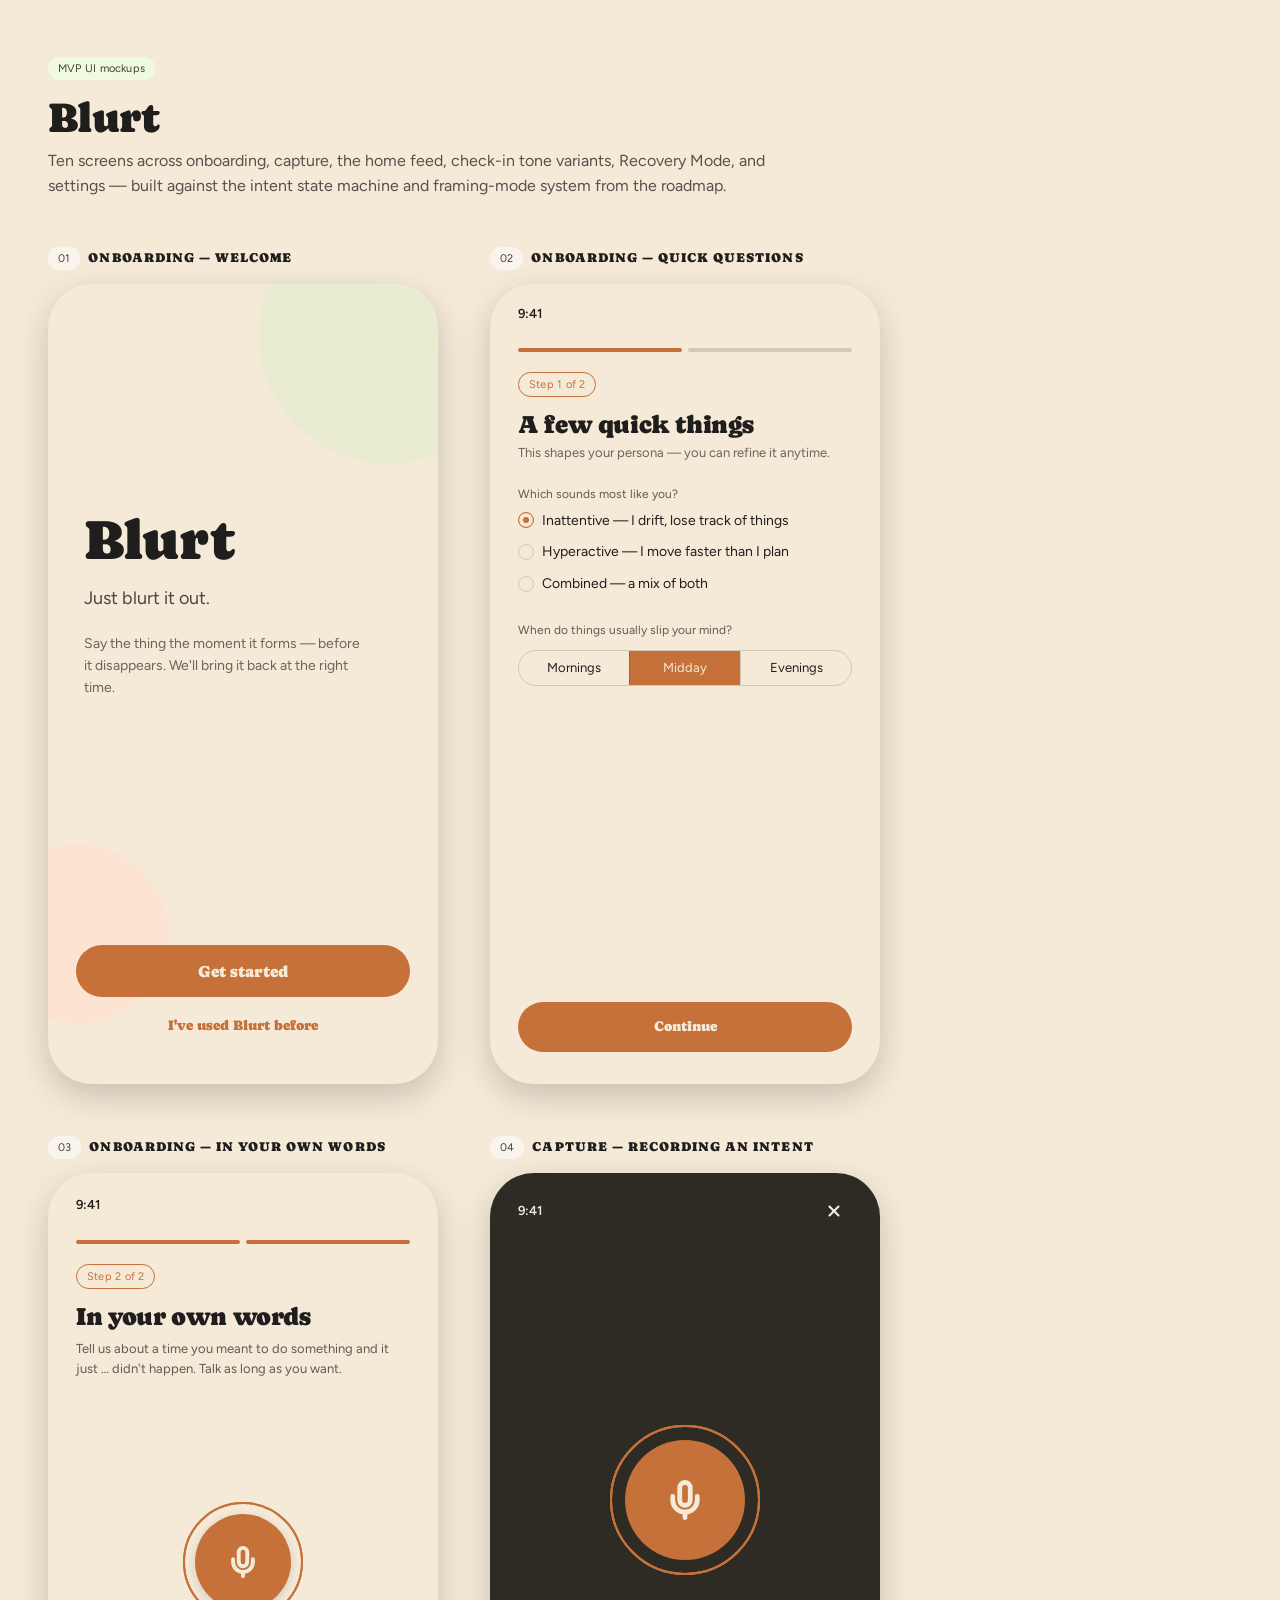
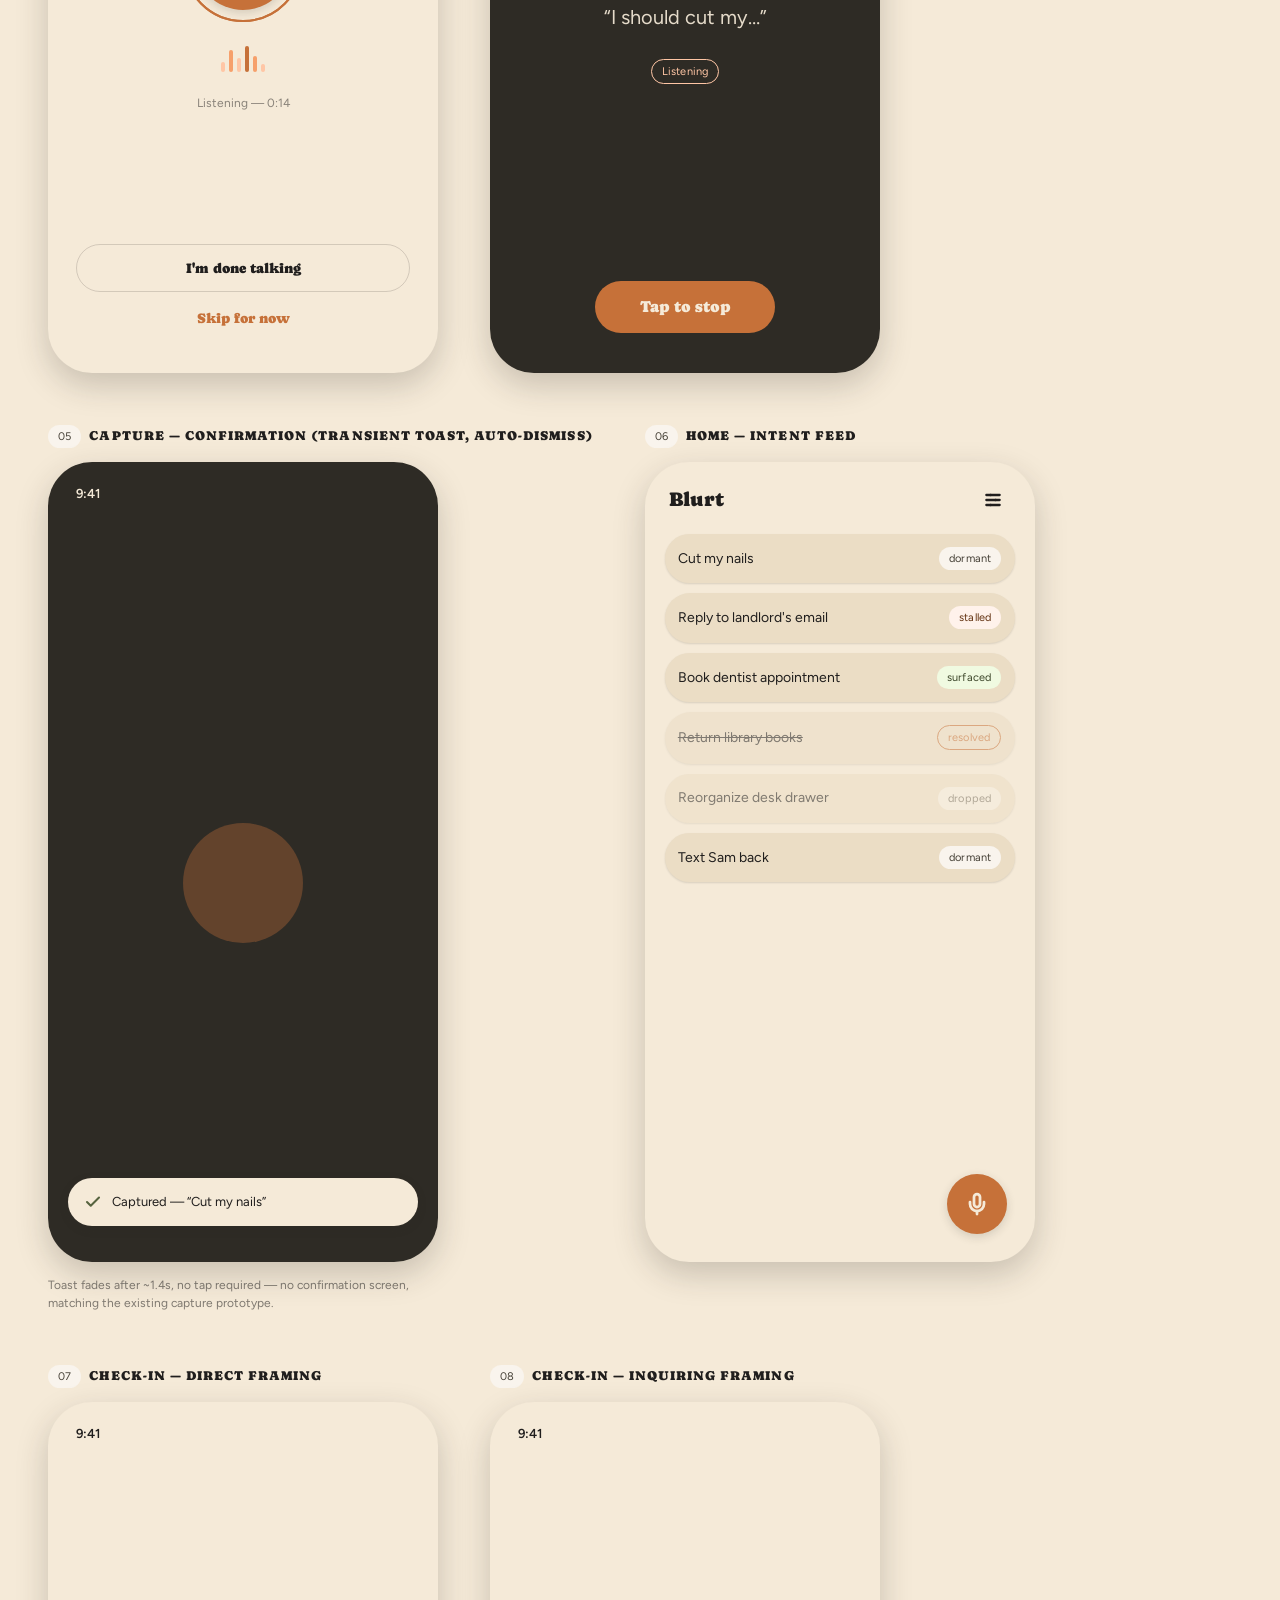
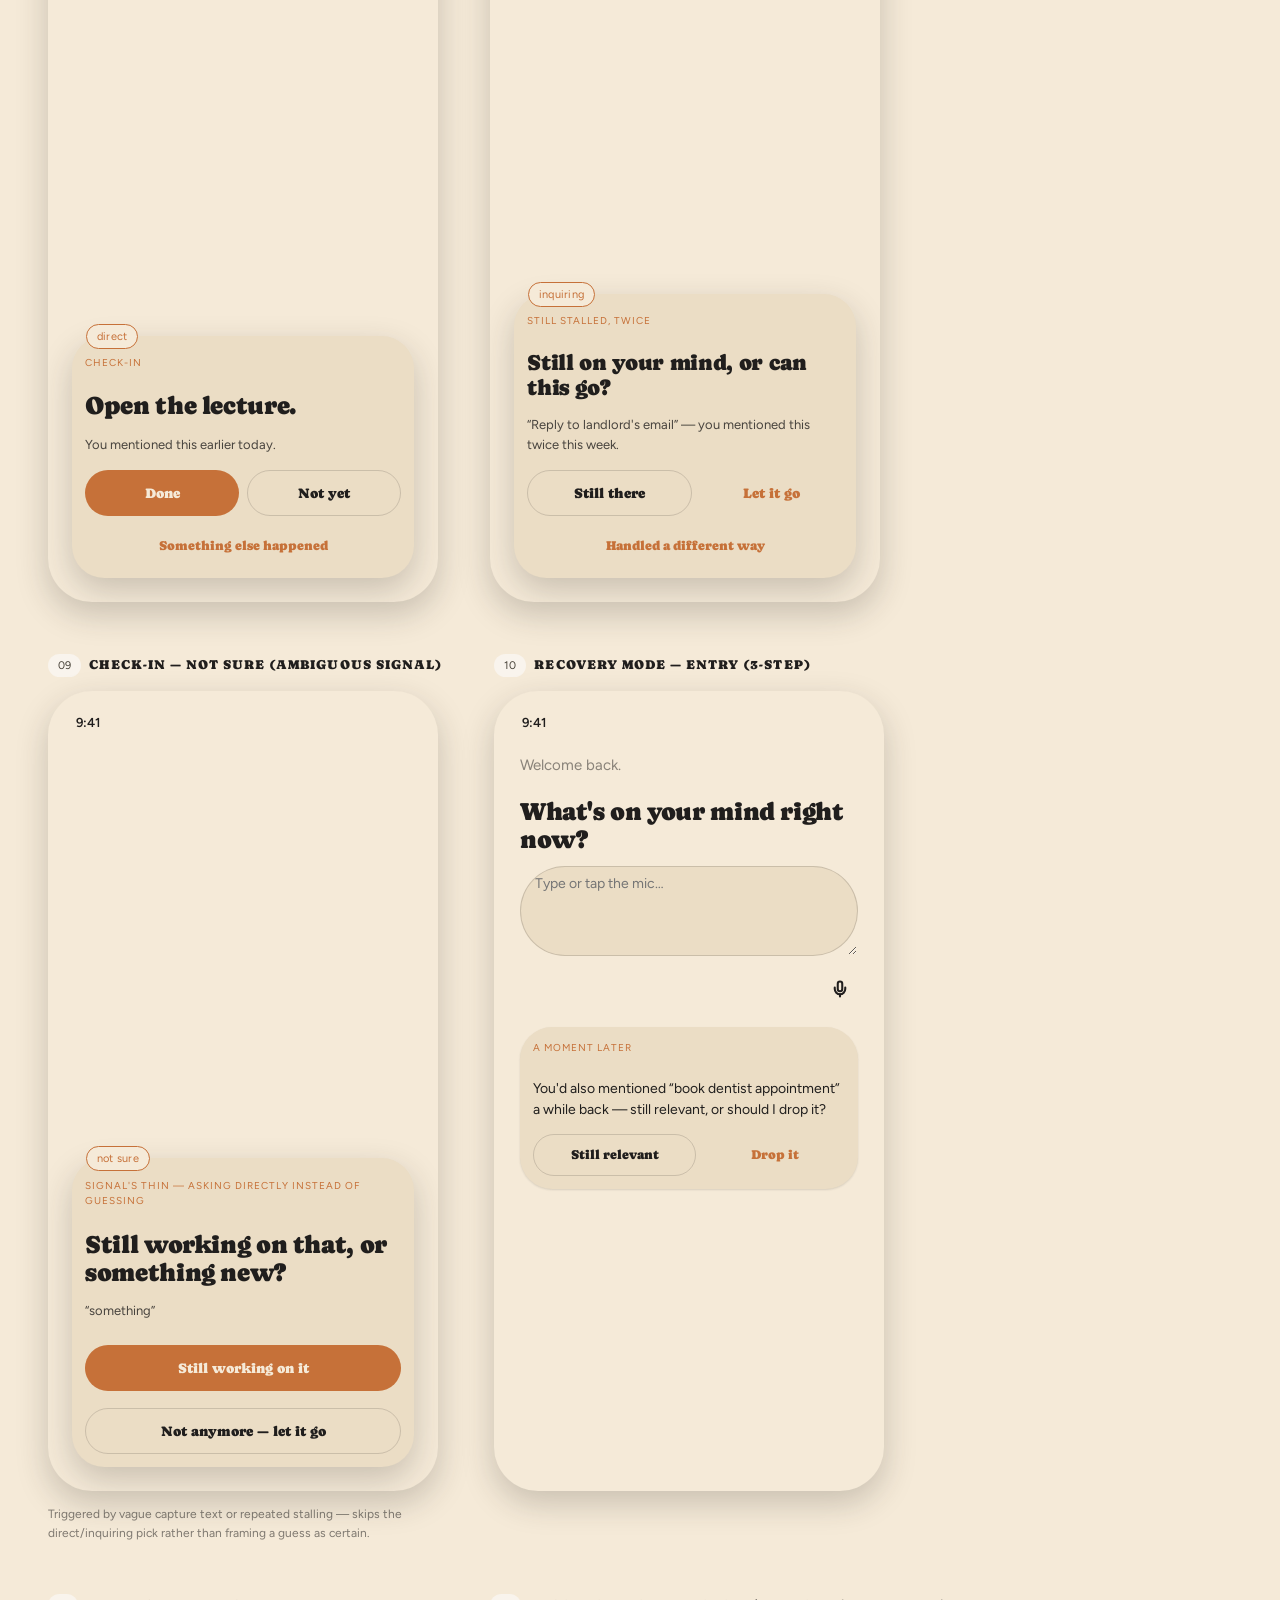
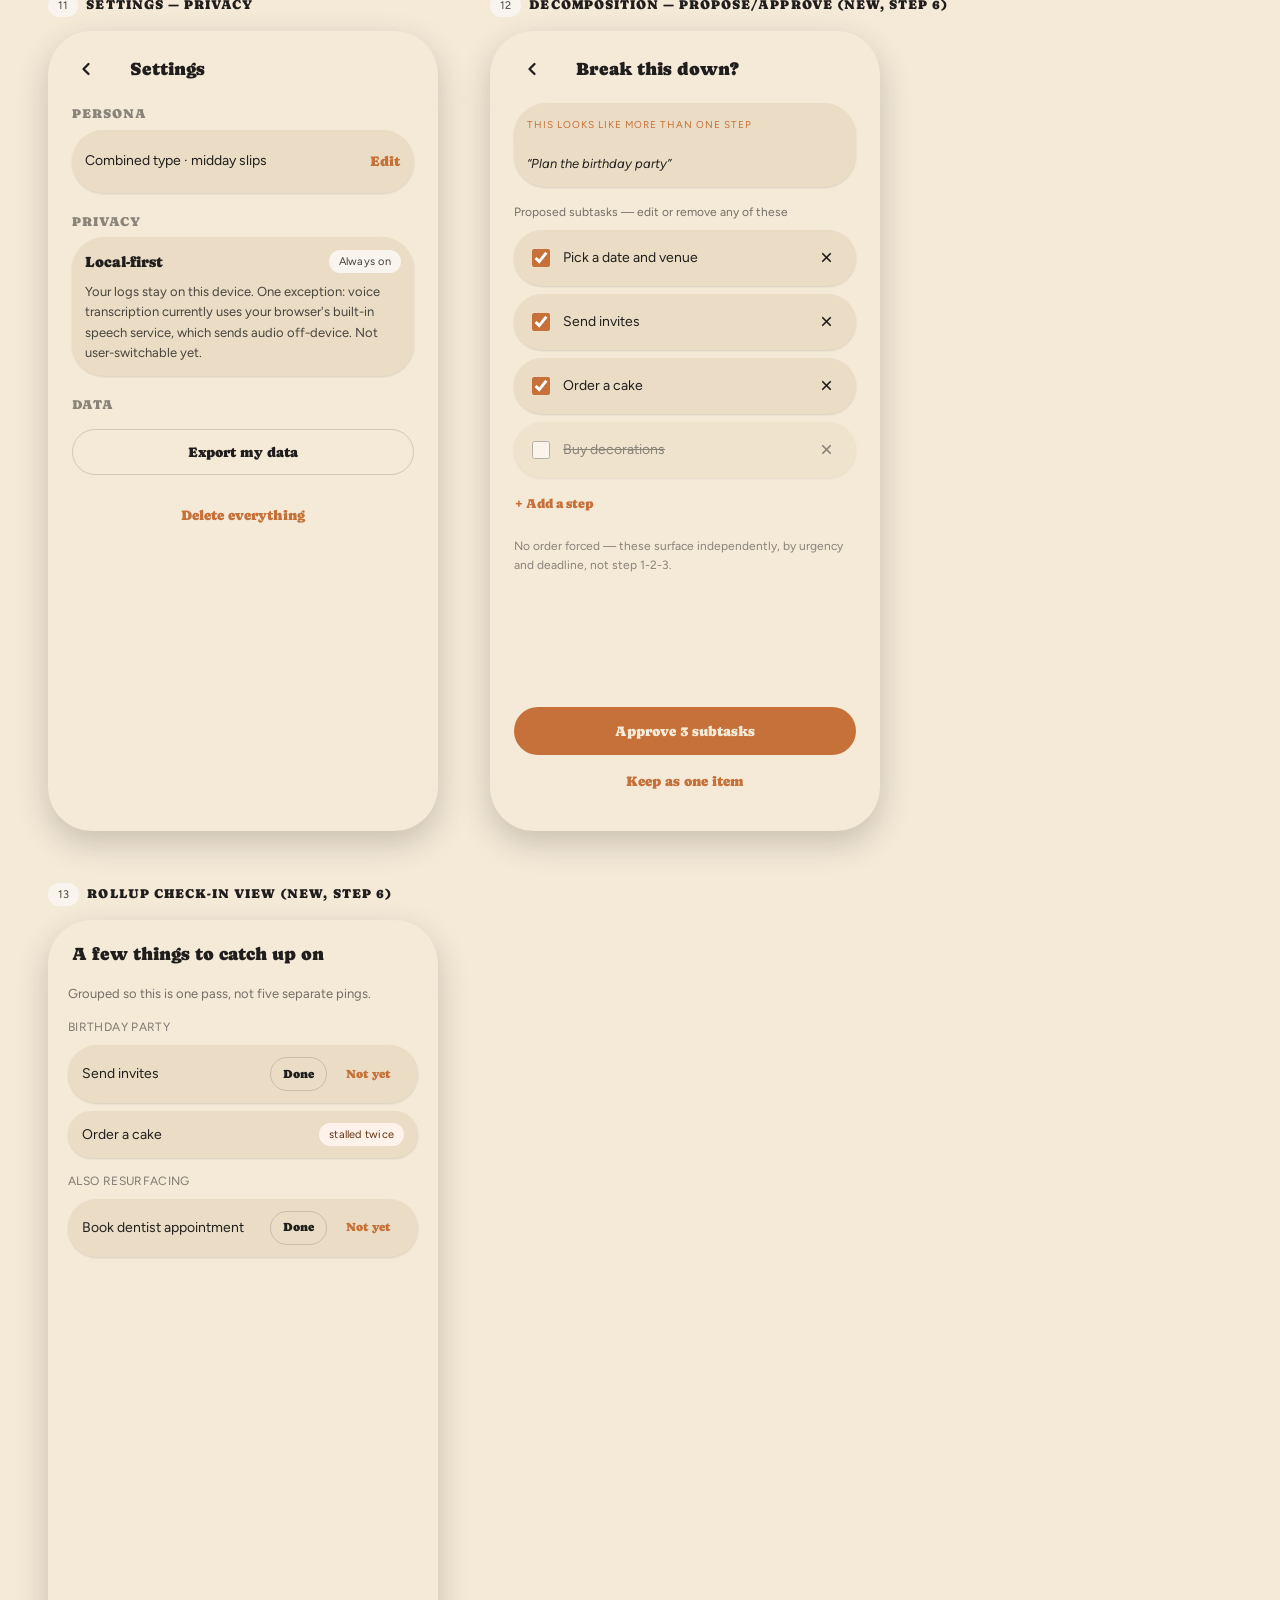
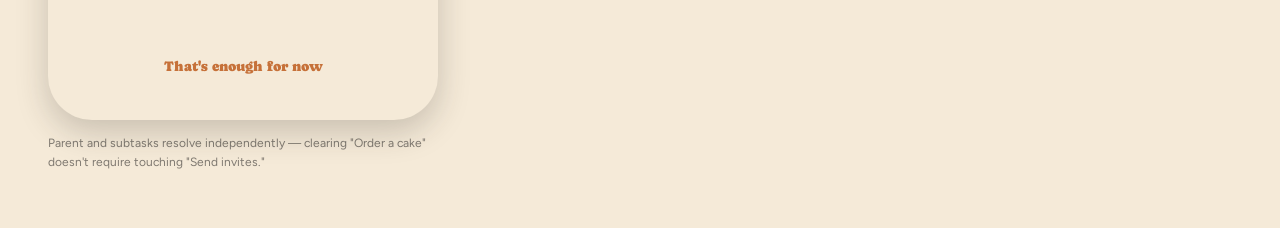
<file: frontend/mockups/Blurt Mockups -static-.html>
<!DOCTYPE html>
<html>
<head>
<meta charset="utf-8">
<meta name="viewport" content="width=device-width, initial-scale=1">
<title>Blurt — UI Mockups</title>
<template id="__bundler_thumbnail" data-bg-color="#f5ead8">
  <svg viewBox="0 0 200 200" xmlns="http://www.w3.org/2000/svg">
    <circle cx="100" cy="100" r="70" fill="#c67139"/>
    <text x="100" y="112" font-family="Georgia, serif" font-size="34" fill="#f5ead8" text-anchor="middle">B</text>
  </svg>
</template>
</head>
<body>


  <link rel="stylesheet" href="_ds/organic-d78833b6-7fe1-4f47-8711-04fb39094145/styles.css">
  <script src="_ds/organic-d78833b6-7fe1-4f47-8711-04fb39094145/_ds_bundle.js"></script>
  <style>
    @keyframes pulse { 0%{ transform:scale(1); opacity:.5 } 100%{ transform:scale(1.9); opacity:0 } }
    .pulse-ring { position:absolute; inset:0; border-radius:50%; border:2px solid var(--color-accent); animation: pulse 2.2s ease-out infinite; }
    .pulse-ring.d2 { animation-delay: .7s; }
    .pulse-ring.d3 { animation-delay: 1.4s; }
  </style>


<div style="background:var(--color-bg);min-height:100vh;padding:56px 48px;font-family:var(--font-body);color:var(--color-text)">

  <div style="max-width:760px;margin:0 0 48px">
    <span class="tag tag-accent-2">MVP UI mockups</span>
    <h1 style="margin:14px 0 8px">Blurt</h1>
    <p style="font-size:16px;opacity:.75;margin:0">Ten screens across onboarding, capture, the home feed, check-in tone variants, Recovery Mode, and settings — built against the intent state machine and framing-mode system from the roadmap.</p>
  </div>

  <div style="display:flex;flex-wrap:wrap;gap:52px;align-items:flex-start">

    <!-- 01 Onboarding — Welcome -->
    <div style="display:flex;flex-direction:column;gap:14px">
      <div style="display:flex;align-items:baseline;gap:8px"><span class="tag tag-neutral">01</span><h6 style="margin:0">Onboarding — Welcome</h6></div>
      <div data-screen-label="Onboarding — Welcome" style="width:390px;height:800px;border-radius:44px;background:var(--color-bg);box-shadow:var(--shadow-lg);overflow:hidden;position:relative;display:flex;flex-direction:column">
        <div style="position:absolute;top:-80px;right:-80px;width:260px;height:260px;border-radius:50%;background:var(--color-accent-2-200);opacity:.6"></div>
        <div style="position:absolute;bottom:60px;left:-60px;width:180px;height:180px;border-radius:50%;background:var(--color-accent-200);opacity:.7"></div>
        <div style="position:relative;flex:1;display:flex;flex-direction:column;justify-content:center;align-items:flex-start;padding:0 36px;gap:14px">
          <h1 style="font-size:56px;margin:0">Blurt</h1>
          <p style="font-size:18px;margin:0 0 6px;opacity:.8">Just blurt it out.</p>
          <p style="font-size:14px;opacity:.65;max-width:280px">Say the thing the moment it forms — before it disappears. We'll bring it back at the right time.</p>
        </div>
        <div style="position:relative;padding:0 28px 40px;display:flex;flex-direction:column;gap:10px">
          <button class="btn btn-primary btn-block" style="height:52px;font-size:16px">Get started</button>
          <button class="btn btn-ghost" style="align-self:center">I've used Blurt before</button>
        </div>
      </div>
    </div>

    <!-- 02 Onboarding — Quick questions -->
    <div style="display:flex;flex-direction:column;gap:14px">
      <div style="display:flex;align-items:baseline;gap:8px"><span class="tag tag-neutral">02</span><h6 style="margin:0">Onboarding — Quick questions</h6></div>
      <div data-screen-label="Onboarding — Quick questions" style="width:390px;height:800px;border-radius:44px;background:var(--color-bg);box-shadow:var(--shadow-lg);overflow:hidden;position:relative;display:flex;flex-direction:column">
        <div style="display:flex;justify-content:space-between;align-items:center;padding:20px 28px 0"><span style="font-size:13px;font-weight:600">9:41</span></div>
        <div style="padding:24px 28px 0">
          <div style="display:flex;gap:6px;margin-bottom:20px">
            <div style="height:4px;flex:1;border-radius:2px;background:var(--color-accent)"></div>
            <div style="height:4px;flex:1;border-radius:2px;background:var(--color-divider)"></div>
          </div>
          <span class="tag tag-outline">Step 1 of 2</span>
          <h3 style="margin:14px 0 4px">A few quick things</h3>
          <p style="font-size:13px;opacity:.65;margin:0 0 22px">This shapes your persona — you can refine it anytime.</p>
        </div>
        <div style="flex:1;overflow:auto;padding:0 28px;display:flex;flex-direction:column;gap:26px">
          <div class="field">
            <label>Which sounds most like you?</label>
            <div style="display:flex;flex-direction:column;gap:10px;margin-top:6px">
              <label class="radio"><input type="radio" name="subtype" checked><span class="dot"></span>Inattentive — I drift, lose track of things</label>
              <label class="radio"><input type="radio" name="subtype"><span class="dot"></span>Hyperactive — I move faster than I plan</label>
              <label class="radio"><input type="radio" name="subtype"><span class="dot"></span>Combined — a mix of both</label>
            </div>
          </div>
          <div class="field">
            <label>When do things usually slip your mind?</label>
            <div class="seg" style="width:100%;margin-top:6px">
              <label class="seg-opt" style="flex:1;justify-content:center"><input type="radio" name="window">Mornings</label>
              <label class="seg-opt" style="flex:1;justify-content:center"><input type="radio" name="window" checked>Midday</label>
              <label class="seg-opt" style="flex:1;justify-content:center"><input type="radio" name="window">Evenings</label>
            </div>
          </div>
        </div>
        <div style="padding:20px 28px 32px"><button class="btn btn-primary btn-block" style="height:50px">Continue</button></div>
      </div>
    </div>

    <!-- 03 Onboarding — Voice prompt -->
    <div style="display:flex;flex-direction:column;gap:14px">
      <div style="display:flex;align-items:baseline;gap:8px"><span class="tag tag-neutral">03</span><h6 style="margin:0">Onboarding — In your own words</h6></div>
      <div data-screen-label="Onboarding — Voice prompt" style="width:390px;height:800px;border-radius:44px;background:var(--color-bg);box-shadow:var(--shadow-lg);overflow:hidden;position:relative;display:flex;flex-direction:column">
        <div style="padding:20px 28px 0"><span style="font-size:13px;font-weight:600">9:41</span></div>
        <div style="padding:24px 28px 0">
          <div style="display:flex;gap:6px;margin-bottom:20px">
            <div style="height:4px;flex:1;border-radius:2px;background:var(--color-accent)"></div>
            <div style="height:4px;flex:1;border-radius:2px;background:var(--color-accent)"></div>
          </div>
          <span class="tag tag-outline">Step 2 of 2</span>
          <h3 style="margin:14px 0 8px">In your own words</h3>
          <p style="font-size:13px;opacity:.7;margin:0">Tell us about a time you meant to do something and it just&nbsp;&hellip; didn't happen. Talk as long as you want.</p>
        </div>
        <div style="flex:1;display:flex;flex-direction:column;align-items:center;justify-content:center;gap:22px">
          <div style="position:relative;width:120px;height:120px;display:flex;align-items:center;justify-content:center">
            <div class="pulse-ring"></div><div class="pulse-ring d2"></div>
            <div style="width:96px;height:96px;border-radius:50%;background:var(--color-accent);display:flex;align-items:center;justify-content:center;color:var(--color-bg);box-shadow:var(--shadow-md)">
              <svg width="34" height="34" viewBox="0 0 24 24" fill="none" stroke="currentColor" stroke-width="2.75" stroke-linecap="round" stroke-linejoin="round"><path d="M12 2a3 3 0 0 0-3 3v7a3 3 0 0 0 6 0V5a3 3 0 0 0-3-3z"/><path d="M19 10v2a7 7 0 0 1-14 0v-2"/><line x1="12" y1="19" x2="12" y2="22"/></svg>
            </div>
          </div>
          <div style="display:flex;gap:4px;align-items:flex-end;height:28px">
            <div style="width:4px;height:10px;background:var(--color-accent-300);border-radius:2px"></div>
            <div style="width:4px;height:22px;background:var(--color-accent-400);border-radius:2px"></div>
            <div style="width:4px;height:14px;background:var(--color-accent-300);border-radius:2px"></div>
            <div style="width:4px;height:26px;background:var(--color-accent);border-radius:2px"></div>
            <div style="width:4px;height:16px;background:var(--color-accent-400);border-radius:2px"></div>
            <div style="width:4px;height:8px;background:var(--color-accent-300);border-radius:2px"></div>
          </div>
          <p style="font-size:12px;opacity:.5;margin:0">Listening &mdash; 0:14</p>
        </div>
        <div style="padding:0 28px 36px;display:flex;flex-direction:column;gap:8px">
          <button class="btn btn-secondary btn-block" style="height:48px">I'm done talking</button>
          <button class="btn btn-ghost" style="align-self:center">Skip for now</button>
        </div>
      </div>
    </div>

    <!-- 04 Capture — recording -->
    <div style="display:flex;flex-direction:column;gap:14px">
      <div style="display:flex;align-items:baseline;gap:8px"><span class="tag tag-neutral">04</span><h6 style="margin:0">Capture — recording an intent</h6></div>
      <div data-screen-label="Capture — recording" style="width:390px;height:800px;border-radius:44px;background:var(--color-neutral-900);box-shadow:var(--shadow-lg);overflow:hidden;position:relative;display:flex;flex-direction:column;color:var(--color-bg)">
        <div style="display:flex;justify-content:space-between;align-items:center;padding:20px 28px 0">
          <span style="font-size:13px;font-weight:600">9:41</span>
          <button class="btn btn-icon" style="color:var(--color-bg)"><svg width="18" height="18" viewBox="0 0 24 24" fill="none" stroke="currentColor" stroke-width="2.75" stroke-linecap="round"><line x1="6" y1="6" x2="18" y2="18"/><line x1="18" y1="6" x2="6" y2="18"/></svg></button>
        </div>
        <div style="flex:1;display:flex;flex-direction:column;align-items:center;justify-content:center;gap:28px;padding:0 32px">
          <div style="position:relative;width:150px;height:150px;display:flex;align-items:center;justify-content:center">
            <div class="pulse-ring"></div><div class="pulse-ring d2"></div><div class="pulse-ring d3"></div>
            <div style="width:120px;height:120px;border-radius:50%;background:var(--color-accent);display:flex;align-items:center;justify-content:center;color:var(--color-bg)">
              <svg width="42" height="42" viewBox="0 0 24 24" fill="none" stroke="currentColor" stroke-width="2.75" stroke-linecap="round" stroke-linejoin="round"><path d="M12 2a3 3 0 0 0-3 3v7a3 3 0 0 0 6 0V5a3 3 0 0 0-3-3z"/><path d="M19 10v2a7 7 0 0 1-14 0v-2"/><line x1="12" y1="19" x2="12" y2="22"/></svg>
            </div>
          </div>
          <p style="font-size:20px;text-align:center;line-height:1.4;margin:0;opacity:.92">&ldquo;I should cut my&hellip;&rdquo;</p>
          <span class="tag tag-outline" style="border-color:var(--color-accent-300);color:var(--color-accent-300)">Listening</span>
        </div>
        <div style="padding:0 28px 40px;display:flex;justify-content:center">
          <button class="btn btn-primary" style="width:180px;height:52px;font-size:16px">Tap to stop</button>
        </div>
      </div>
    </div>

    <!-- 05 Captured confirmation -->
    <div style="display:flex;flex-direction:column;gap:14px">
      <div style="display:flex;align-items:baseline;gap:8px"><span class="tag tag-neutral">05</span><h6 style="margin:0">Capture — confirmation (transient toast, auto-dismiss)</h6></div>
      <div data-screen-label="Capture — confirmation" style="width:390px;height:800px;border-radius:44px;background:var(--color-neutral-900);box-shadow:var(--shadow-lg);overflow:hidden;position:relative;display:flex;flex-direction:column;color:var(--color-bg)">
        <div style="padding:20px 28px 0"><span style="font-size:13px;font-weight:600">9:41</span></div>
        <div style="flex:1;display:flex;flex-direction:column;align-items:center;justify-content:center;gap:16px;padding:0 32px;opacity:.35">
          <div style="width:120px;height:120px;border-radius:50%;background:var(--color-accent)"></div>
        </div>
        <div style="position:absolute;left:20px;right:20px;bottom:36px;display:flex;align-items:center;gap:10px;background:var(--color-bg);color:var(--color-text);border-radius:var(--radius-lg);padding:14px 16px;box-shadow:var(--shadow-md)">
          <svg width="18" height="18" viewBox="0 0 24 24" fill="none" stroke="var(--color-accent-2-700)" stroke-width="2.75" stroke-linecap="round" stroke-linejoin="round" style="flex:none"><polyline points="20 6 9 17 4 12"/></svg>
          <span style="font-size:13px;flex:1">Captured &mdash; &ldquo;Cut my nails&rdquo;</span>
        </div>
      </div>
      <p style="font-size:12px;opacity:.55;max-width:390px;margin:0">Toast fades after ~1.4s, no tap required — no confirmation screen, matching the existing capture prototype.</p>
    </div>

    <!-- 06 Home feed -->
    <div style="display:flex;flex-direction:column;gap:14px">
      <div style="display:flex;align-items:baseline;gap:8px"><span class="tag tag-neutral">06</span><h6 style="margin:0">Home — intent feed</h6></div>
      <div data-screen-label="Home — intent feed" style="width:390px;height:800px;border-radius:44px;background:var(--color-bg);box-shadow:var(--shadow-lg);overflow:hidden;position:relative;display:flex;flex-direction:column">
        <div class="nav" style="padding:20px 24px 8px">
          <span class="nav-brand" style="font-size:20px">Blurt</span>
          <button class="btn btn-icon"><svg width="20" height="20" viewBox="0 0 24 24" fill="none" stroke="currentColor" stroke-width="2.75" stroke-linecap="round"><line x1="4" y1="6" x2="20" y2="6"/><line x1="4" y1="12" x2="20" y2="12"/><line x1="4" y1="18" x2="20" y2="18"/><circle cx="9" cy="6" r="1.6" fill="currentColor" stroke="none"/><circle cx="15" cy="12" r="1.6" fill="currentColor" stroke="none"/><circle cx="9" cy="18" r="1.6" fill="currentColor" stroke="none"/></svg></button>
        </div>
        <div style="flex:1;overflow:auto;padding:8px 20px 90px;display:flex;flex-direction:column;gap:10px">
          <div class="card elev-sm" style="flex-direction:row;align-items:center;justify-content:space-between">
            <p class="card-body" style="margin:0;font-size:14px;opacity:1">Cut my nails</p>
            <span class="tag tag-neutral">dormant</span>
          </div>
          <div class="card elev-sm" style="flex-direction:row;align-items:center;justify-content:space-between">
            <p class="card-body" style="margin:0;font-size:14px;opacity:1">Reply to landlord's email</p>
            <span class="tag tag-accent">stalled</span>
          </div>
          <div class="card elev-sm" style="flex-direction:row;align-items:center;justify-content:space-between">
            <p class="card-body" style="margin:0;font-size:14px;opacity:1">Book dentist appointment</p>
            <span class="tag tag-accent-2">surfaced</span>
          </div>
          <div class="card elev-sm" style="flex-direction:row;align-items:center;justify-content:space-between;opacity:.55">
            <p class="card-body" style="margin:0;font-size:14px;opacity:1;text-decoration:line-through">Return library books</p>
            <span class="tag tag-outline">resolved</span>
          </div>
          <div class="card elev-sm" style="flex-direction:row;align-items:center;justify-content:space-between;opacity:.55">
            <p class="card-body" style="margin:0;font-size:14px;opacity:1">Reorganize desk drawer</p>
            <span class="tag tag-neutral" style="opacity:.7">dropped</span>
          </div>
          <div class="card elev-sm" style="flex-direction:row;align-items:center;justify-content:space-between">
            <p class="card-body" style="margin:0;font-size:14px;opacity:1">Text Sam back</p>
            <span class="tag tag-neutral">dormant</span>
          </div>
        </div>
        <button class="btn btn-primary" style="position:absolute;bottom:28px;right:28px;width:60px;height:60px;border-radius:50%;box-shadow:var(--shadow-md)">
          <svg width="24" height="24" viewBox="0 0 24 24" fill="none" stroke="currentColor" stroke-width="2.75" stroke-linecap="round" stroke-linejoin="round"><path d="M12 2a3 3 0 0 0-3 3v7a3 3 0 0 0 6 0V5a3 3 0 0 0-3-3z"/><path d="M19 10v2a7 7 0 0 1-14 0v-2"/><line x1="12" y1="19" x2="12" y2="22"/></svg>
        </button>
      </div>
    </div>

    <!-- 07 Check-in — direct -->
    <div style="display:flex;flex-direction:column;gap:14px">
      <div style="display:flex;align-items:baseline;gap:8px"><span class="tag tag-neutral">07</span><h6 style="margin:0">Check-in — direct framing</h6></div>
      <div data-screen-label="Check-in — direct" style="width:390px;height:800px;border-radius:44px;background:var(--color-bg);box-shadow:var(--shadow-lg);overflow:hidden;position:relative;display:flex;flex-direction:column">
        <div style="padding:20px 28px 0"><span style="font-size:13px;font-weight:600">9:41</span></div>
        <div style="flex:1;display:flex;flex-direction:column;justify-content:flex-end;padding:0 24px 24px">
          <div class="card elev-lg" style="background:var(--color-surface);position:relative">
            <span class="tag tag-outline" style="position:absolute;top:-12px;left:14px;background:var(--color-bg)">direct</span>
            <p class="card-kicker" style="margin-top:6px">Check-in</p>
            <h3 style="margin:0 0 6px">Open the lecture.</h3>
            <p class="card-body">You mentioned this earlier today.</p>
            <div style="display:flex;gap:8px;margin-top:6px">
              <button class="btn btn-primary" style="flex:1;height:46px">Done</button>
              <button class="btn btn-secondary" style="flex:1;height:46px">Not yet</button>
            </div>
            <button class="btn btn-ghost btn-block" style="height:38px;font-size:13px;margin-top:2px">Something else happened</button>
          </div>
        </div>
      </div>
    </div>

    <!-- 08 Check-in — inquiring -->
    <div style="display:flex;flex-direction:column;gap:14px">
      <div style="display:flex;align-items:baseline;gap:8px"><span class="tag tag-neutral">08</span><h6 style="margin:0">Check-in — inquiring framing</h6></div>
      <div data-screen-label="Check-in — inquiring" style="width:390px;height:800px;border-radius:44px;background:var(--color-bg);box-shadow:var(--shadow-lg);overflow:hidden;position:relative;display:flex;flex-direction:column">
        <div style="padding:20px 28px 0"><span style="font-size:13px;font-weight:600">9:41</span></div>
        <div style="flex:1;display:flex;flex-direction:column;justify-content:flex-end;padding:0 24px 24px">
          <div class="card elev-lg" style="background:var(--color-surface);position:relative">
            <span class="tag tag-outline" style="position:absolute;top:-12px;left:14px;background:var(--color-bg)">inquiring</span>
            <p class="card-kicker" style="margin-top:6px">Still stalled, twice</p>
            <h3 style="margin:0 0 6px;font-size:22px">Still on your mind, or can this go?</h3>
            <p class="card-body">&ldquo;Reply to landlord's email&rdquo; &mdash; you mentioned this twice this week.</p>
            <div style="display:flex;gap:8px;margin-top:6px">
              <button class="btn btn-secondary" style="flex:1;height:46px">Still there</button>
              <button class="btn btn-ghost" style="flex:1;height:46px">Let it go</button>
            </div>
            <button class="btn btn-ghost btn-block" style="height:38px;font-size:13px;margin-top:2px">Handled a different way</button>
          </div>
        </div>
      </div>
    </div>

    <!-- 09 Check-in — not sure (ambiguous) -->
    <div style="display:flex;flex-direction:column;gap:14px">
      <div style="display:flex;align-items:baseline;gap:8px"><span class="tag tag-neutral">09</span><h6 style="margin:0">Check-in — not sure (ambiguous signal)</h6></div>
      <div data-screen-label="Check-in — not sure" style="width:390px;height:800px;border-radius:44px;background:var(--color-bg);box-shadow:var(--shadow-lg);overflow:hidden;position:relative;display:flex;flex-direction:column">
        <div style="padding:20px 28px 0"><span style="font-size:13px;font-weight:600">9:41</span></div>
        <div style="flex:1;display:flex;flex-direction:column;justify-content:flex-end;padding:0 24px 24px">
          <div class="card elev-lg" style="background:var(--color-surface);position:relative">
            <span class="tag tag-outline" style="position:absolute;top:-12px;left:14px;background:var(--color-bg)">not sure</span>
            <p class="card-kicker" style="margin-top:6px">Signal's thin — asking directly instead of guessing</p>
            <h3 style="margin:0 0 6px">Still working on that, or something new?</h3>
            <p class="card-body">&ldquo;something&rdquo;</p>
            <div style="display:flex;flex-direction:column;gap:8px;margin-top:6px">
              <button class="btn btn-primary btn-block" style="height:46px">Still working on it</button>
              <button class="btn btn-secondary btn-block" style="height:46px">Not anymore — let it go</button>
            </div>
          </div>
        </div>
      </div>
      <p style="font-size:12px;opacity:.55;max-width:390px;margin:0">Triggered by vague capture text or repeated stalling — skips the direct/inquiring pick rather than framing a guess as certain.</p>
    </div>

    <!-- 10 Recovery Mode entry -->
    <div style="display:flex;flex-direction:column;gap:14px">
      <div style="display:flex;align-items:baseline;gap:8px"><span class="tag tag-neutral">10</span><h6 style="margin:0">Recovery Mode — entry (3-step)</h6></div>
      <div data-screen-label="Recovery Mode — entry" style="width:390px;height:800px;border-radius:44px;background:var(--color-bg);box-shadow:var(--shadow-lg);overflow:hidden;position:relative;display:flex;flex-direction:column">
        <div style="padding:20px 28px 0"><span style="font-size:13px;font-weight:600">9:41</span></div>
        <div style="flex:1;padding:20px 26px;display:flex;flex-direction:column;gap:20px;overflow:auto">
          <p style="font-size:15px;opacity:.5;margin:0">Welcome back.</p>
          <div>
            <h3 style="margin:0 0 12px">What's on your mind right now?</h3>
            <textarea class="input" rows="3" placeholder="Type or tap the mic&hellip;" style="font-size:14px"></textarea>
            <div style="display:flex;justify-content:flex-end;margin-top:8px">
              <button class="btn btn-icon"><svg width="18" height="18" viewBox="0 0 24 24" fill="none" stroke="currentColor" stroke-width="2.75" stroke-linecap="round" stroke-linejoin="round"><path d="M12 2a3 3 0 0 0-3 3v7a3 3 0 0 0 6 0V5a3 3 0 0 0-3-3z"/><path d="M19 10v2a7 7 0 0 1-14 0v-2"/><line x1="12" y1="19" x2="12" y2="22"/></svg></button>
            </div>
          </div>
          <div class="card elev-sm" style="background:var(--color-surface)">
            <p class="card-kicker">A moment later</p>
            <p class="card-body" style="opacity:1;font-size:14px">You'd also mentioned &ldquo;book dentist appointment&rdquo; a while back &mdash; still relevant, or should I drop it?</p>
            <div style="display:flex;gap:8px;margin-top:4px">
              <button class="btn btn-secondary" style="flex:1;height:42px;font-size:13px">Still relevant</button>
              <button class="btn btn-ghost" style="flex:1;height:42px;font-size:13px">Drop it</button>
            </div>
          </div>
        </div>
      </div>
    </div>

    <!-- 10 Settings / Privacy -->
    <div style="display:flex;flex-direction:column;gap:14px">
      <div style="display:flex;align-items:baseline;gap:8px"><span class="tag tag-neutral">11</span><h6 style="margin:0">Settings — privacy</h6></div>
      <div data-screen-label="Settings — privacy" style="width:390px;height:800px;border-radius:44px;background:var(--color-bg);box-shadow:var(--shadow-lg);overflow:hidden;position:relative;display:flex;flex-direction:column">
        <div class="nav" style="padding:20px 20px 8px">
          <button class="btn btn-icon"><svg width="20" height="20" viewBox="0 0 24 24" fill="none" stroke="currentColor" stroke-width="2.75" stroke-linecap="round" stroke-linejoin="round"><polyline points="15 18 9 12 15 6"/></svg></button>
          <span class="nav-brand" style="font-size:18px;margin-right:0;margin-left:8px">Settings</span>
        </div>
        <div style="flex:1;overflow:auto;padding:12px 24px 32px;display:flex;flex-direction:column;gap:22px">
          <div>
            <h6 style="opacity:.5;margin:0 0 8px">Persona</h6>
            <div class="card elev-sm" style="flex-direction:row;align-items:center;justify-content:space-between">
              <p class="card-body" style="margin:0;opacity:1;font-size:14px">Combined type &middot; midday slips</p>
              <button class="btn btn-ghost" style="padding-inline:0">Edit</button>
            </div>
          </div>
          <div>
            <h6 style="opacity:.5;margin:0 0 8px">Privacy</h6>
            <div class="card elev-sm">
              <div style="display:flex;justify-content:space-between;align-items:center">
                <span class="card-title" style="font-size:15px">Local-first</span>
                <span class="tag tag-neutral">Always on</span>
              </div>
              <p class="card-body">Your logs stay on this device. One exception: voice transcription currently uses your browser's built-in speech service, which sends audio off-device. Not user-switchable yet.</p>
            </div>
          </div>
          <div>
            <h6 style="opacity:.5;margin:0 0 8px">Data</h6>
            <div style="display:flex;flex-direction:column;gap:8px">
              <button class="btn btn-secondary btn-block" style="height:46px">Export my data</button>
              <button class="btn btn-ghost btn-block" style="height:46px">Delete everything</button>
            </div>
          </div>
        </div>
      </div>
    </div>

    <!-- 12 Decomposition — propose/approve -->
    <div style="display:flex;flex-direction:column;gap:14px">
      <div style="display:flex;align-items:baseline;gap:8px"><span class="tag tag-neutral">12</span><h6 style="margin:0">Decomposition — propose/approve (new, step 6)</h6></div>
      <div data-screen-label="Decomposition — propose" style="width:390px;height:800px;border-radius:44px;background:var(--color-bg);box-shadow:var(--shadow-lg);overflow:hidden;position:relative;display:flex;flex-direction:column">
        <div class="nav" style="padding:20px 24px 8px">
          <button class="btn btn-icon"><svg width="20" height="20" viewBox="0 0 24 24" fill="none" stroke="currentColor" stroke-width="2.75" stroke-linecap="round" stroke-linejoin="round"><polyline points="15 18 9 12 15 6"/></svg></button>
          <span class="nav-brand" style="font-size:18px;margin-right:0;margin-left:8px">Break this down?</span>
        </div>
        <div style="flex:1;overflow:auto;padding:8px 24px 20px;display:flex;flex-direction:column;gap:16px">
          <div class="card elev-sm" style="background:var(--color-surface)">
            <p class="card-kicker">This looks like more than one step</p>
            <p class="card-body" style="opacity:1;font-style:italic">&ldquo;Plan the birthday party&rdquo;</p>
          </div>
          <div>
            <label style="font-size:12px;opacity:.6;display:block;margin-bottom:8px">Proposed subtasks — edit or remove any of these</label>
            <div style="display:flex;flex-direction:column;gap:8px">
              <div class="card elev-sm" style="flex-direction:row;align-items:center;gap:10px;padding:12px 14px">
                <input type="checkbox" checked style="width:18px;height:18px;accent-color:var(--color-accent);flex:none">
                <span style="font-size:14px;flex:1">Pick a date and venue</span>
                <button class="btn btn-icon" style="width:32px;height:32px"><svg width="15" height="15" viewBox="0 0 24 24" fill="none" stroke="currentColor" stroke-width="2.75" stroke-linecap="round"><line x1="6" y1="6" x2="18" y2="18"/><line x1="18" y1="6" x2="6" y2="18"/></svg></button>
              </div>
              <div class="card elev-sm" style="flex-direction:row;align-items:center;gap:10px;padding:12px 14px">
                <input type="checkbox" checked style="width:18px;height:18px;accent-color:var(--color-accent);flex:none">
                <span style="font-size:14px;flex:1">Send invites</span>
                <button class="btn btn-icon" style="width:32px;height:32px"><svg width="15" height="15" viewBox="0 0 24 24" fill="none" stroke="currentColor" stroke-width="2.75" stroke-linecap="round"><line x1="6" y1="6" x2="18" y2="18"/><line x1="18" y1="6" x2="6" y2="18"/></svg></button>
              </div>
              <div class="card elev-sm" style="flex-direction:row;align-items:center;gap:10px;padding:12px 14px">
                <input type="checkbox" checked style="width:18px;height:18px;accent-color:var(--color-accent);flex:none">
                <span style="font-size:14px;flex:1">Order a cake</span>
                <button class="btn btn-icon" style="width:32px;height:32px"><svg width="15" height="15" viewBox="0 0 24 24" fill="none" stroke="currentColor" stroke-width="2.75" stroke-linecap="round"><line x1="6" y1="6" x2="18" y2="18"/><line x1="18" y1="6" x2="6" y2="18"/></svg></button>
              </div>
              <div class="card elev-sm" style="flex-direction:row;align-items:center;gap:10px;padding:12px 14px;opacity:.5">
                <input type="checkbox" style="width:18px;height:18px;accent-color:var(--color-accent);flex:none">
                <span style="font-size:14px;flex:1;text-decoration:line-through">Buy decorations</span>
                <button class="btn btn-icon" style="width:32px;height:32px"><svg width="15" height="15" viewBox="0 0 24 24" fill="none" stroke="currentColor" stroke-width="2.75" stroke-linecap="round"><line x1="6" y1="6" x2="18" y2="18"/><line x1="18" y1="6" x2="6" y2="18"/></svg></button>
              </div>
            </div>
            <button class="btn btn-ghost" style="margin-top:8px;padding-inline:0;font-size:13px">+ Add a step</button>
          </div>
          <p style="font-size:12px;opacity:.5;margin:0">No order forced — these surface independently, by urgency and deadline, not step 1-2-3.</p>
        </div>
        <div style="padding:16px 24px 32px;display:flex;flex-direction:column;gap:8px">
          <button class="btn btn-primary btn-block" style="height:48px">Approve 3 subtasks</button>
          <button class="btn btn-ghost" style="align-self:center">Keep as one item</button>
        </div>
      </div>
    </div>

    <!-- 13 Rollup check-in -->
    <div style="display:flex;flex-direction:column;gap:14px">
      <div style="display:flex;align-items:baseline;gap:8px"><span class="tag tag-neutral">13</span><h6 style="margin:0">Rollup check-in view (new, step 6)</h6></div>
      <div data-screen-label="Rollup check-in" style="width:390px;height:800px;border-radius:44px;background:var(--color-bg);box-shadow:var(--shadow-lg);overflow:hidden;position:relative;display:flex;flex-direction:column">
        <div class="nav" style="padding:20px 24px 8px">
          <span class="nav-brand" style="font-size:18px">A few things to catch up on</span>
        </div>
        <div style="flex:1;overflow:auto;padding:8px 20px 24px;display:flex;flex-direction:column;gap:14px">
          <p style="font-size:13px;opacity:.6;margin:0">Grouped so this is one pass, not five separate pings.</p>

          <div>
            <p style="font-size:12px;opacity:.55;margin:0 0 8px;text-transform:uppercase;letter-spacing:.03em">Birthday party</p>
            <div style="display:flex;flex-direction:column;gap:8px">
              <div class="card elev-sm" style="flex-direction:row;align-items:center;justify-content:space-between;padding:12px 14px">
                <span style="font-size:14px">Send invites</span>
                <div style="display:flex;gap:6px">
                  <button class="btn btn-secondary" style="height:34px;padding:0 12px;font-size:12px">Done</button>
                  <button class="btn btn-ghost" style="height:34px;padding:0 12px;font-size:12px">Not yet</button>
                </div>
              </div>
              <div class="card elev-sm" style="flex-direction:row;align-items:center;justify-content:space-between;padding:12px 14px">
                <span style="font-size:14px">Order a cake</span>
                <span class="tag tag-accent">stalled twice</span>
              </div>
            </div>
          </div>

          <div>
            <p style="font-size:12px;opacity:.55;margin:0 0 8px;text-transform:uppercase;letter-spacing:.03em">Also resurfacing</p>
            <div style="display:flex;flex-direction:column;gap:8px">
              <div class="card elev-sm" style="flex-direction:row;align-items:center;justify-content:space-between;padding:12px 14px">
                <span style="font-size:14px">Book dentist appointment</span>
                <div style="display:flex;gap:6px">
                  <button class="btn btn-secondary" style="height:34px;padding:0 12px;font-size:12px">Done</button>
                  <button class="btn btn-ghost" style="height:34px;padding:0 12px;font-size:12px">Not yet</button>
                </div>
              </div>
            </div>
          </div>
        </div>
        <div style="padding:14px 24px 32px">
          <button class="btn btn-ghost btn-block" style="height:44px">That's enough for now</button>
        </div>
      </div>
      <p style="font-size:12px;opacity:.55;max-width:390px;margin:0">Parent and subtasks resolve independently — clearing "Order a cake" doesn't require touching "Send invites."</p>
    </div>

  </div>
</div>


</body>
</html>
</file>
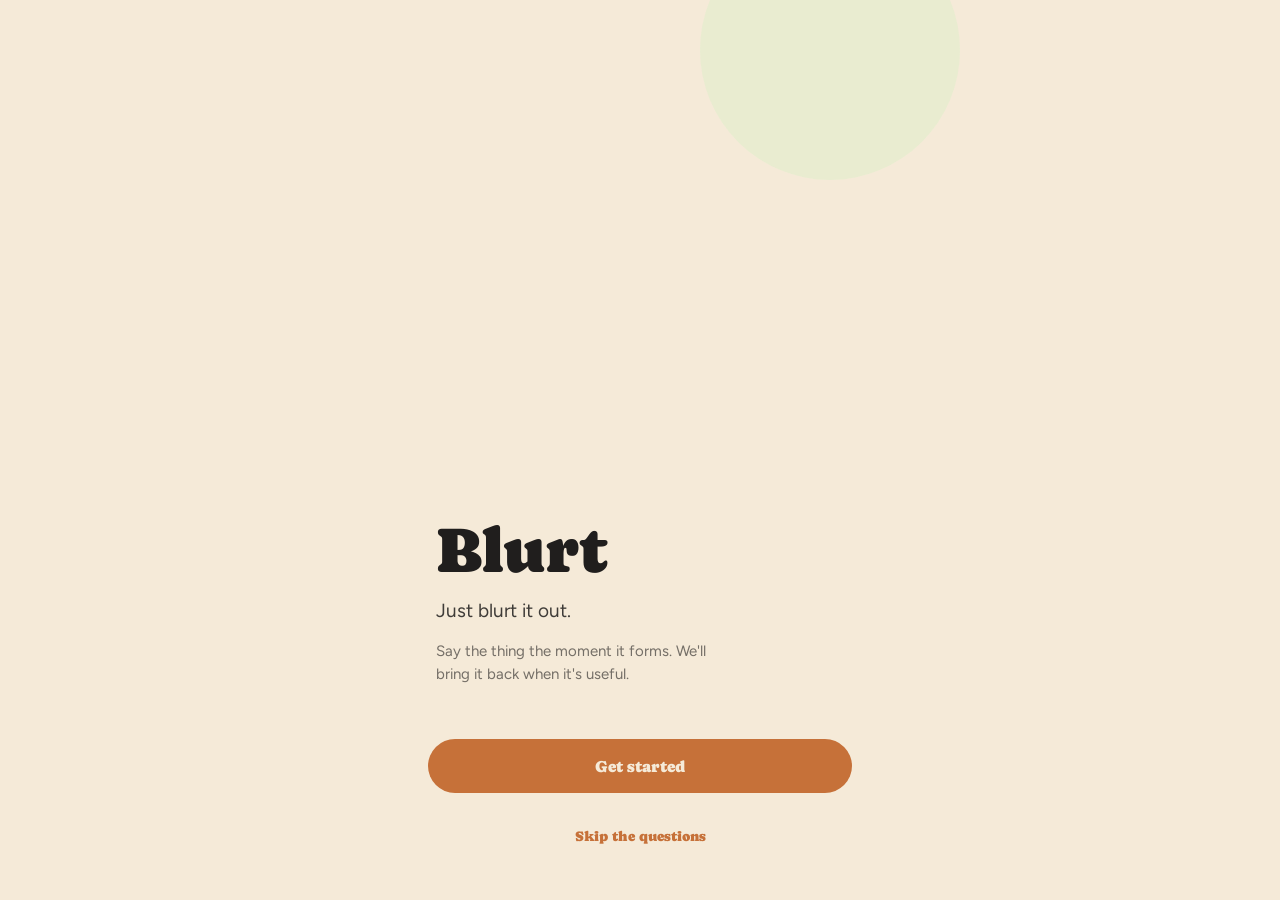
<file: frontend/web/onboarding.html>
<!doctype html>
<html lang="en">
<head>
<meta charset="utf-8">
<meta name="viewport" content="width=device-width, initial-scale=1, viewport-fit=cover">
<title>Blurt</title>
<meta name="theme-color" content="#f5ead8">
<link rel="manifest" href="/frontend/web/manifest.json">
<link rel="icon" href="/icons/icon.svg" type="image/svg+xml">
<link rel="apple-touch-icon" href="/icons/icon-192.png">
<link rel="stylesheet" href="/frontend/mockups/_ds/organic-d78833b6-7fe1-4f47-8711-04fb39094145/styles.css">
<link rel="stylesheet" href="/frontend/web/style.css">
</head>
<body>
  <div class="phone">

    <!-- Step 0: Welcome -->
    <section id="step-welcome" class="onboard-step">
      <div class="onboard-blob onboard-blob-1"></div>
      <div class="onboard-hero" style="justify-content:flex-end;padding-bottom:8px">
        <h1 style="font-size:64px;margin:0;line-height:1">Blurt</h1>
        <p style="font-size:19px;margin:0;opacity:.85">Just blurt it out.</p>
        <p style="font-size:15px;opacity:.6;margin:0;max-width:270px">Say the thing the moment it forms. We'll bring it back when it's useful.</p>
      </div>
      <div class="onboard-footer" style="padding-top:36px">
        <button id="get-started" class="btn btn-primary btn-block" style="height:54px;font-size:16px">Get started</button>
        <!-- Was "I've used Blurt before", which implied restoring something.
             There are no accounts and nothing to restore - it only skips the
             questions, so it says that. -->
        <button id="skip-onboarding" class="btn btn-ghost btn-block" style="height:48px">Skip the questions</button>
      </div>
    </section>

    <!-- Steps 1-10: one question per screen, rendered by onboarding.js from
         the QUESTIONS array (frontend/mockups/Blurt Onboarding Question Flow.dc.html).
         A quiet segmented bar shows position, never a "question N of 10" count
         or percentage - per that spec's explicit "position, not debt" decision.
         Selecting a pill highlights it; Next/Skip are the only ways to advance
         (mockup screen 02) - a tap no longer auto-advances the question. -->
    <section id="step-question" class="onboard-step" hidden>
      <div style="padding:20px 28px 0">
        <div id="question-progress" class="onboard-progress"></div>
        <h3 id="question-title" style="margin:14px 0 4px"></h3>
      </div>
      <div style="flex:1;overflow:auto;padding:8px 28px;display:flex;flex-direction:column;gap:10px" id="question-options"></div>
      <div style="padding:0 28px 40px;display:flex;flex-direction:column;gap:4px">
        <button id="question-next" class="btn btn-secondary btn-block" style="height:52px;font-size:15px">Next</button>
        <button id="question-skip" class="btn btn-ghost btn-block" style="height:44px">Skip</button>
      </div>
    </section>

    <!-- Q1 branch-out: entry_state signals overwhelm - onboarding stops here,
         no form left to finish. -->
    <section id="step-gentle-exit" class="onboard-step" hidden>
      <div class="onboard-hero" style="align-items:center;text-align:center">
        <h2 style="margin:0 0 10px">Let's keep this simple.</h2>
        <p style="font-size:14px;opacity:.65;max-width:280px">No more questions right now — just say the first thing on your mind, whenever you're ready. We'll pick the rest up later.</p>
      </div>
      <div class="onboard-footer">
        <button id="gentle-exit-continue" class="btn btn-primary btn-block" style="height:52px">Blurt something</button>
      </div>
    </section>

    <!-- Final step: voice prompt, now after Q10 (optional, framed once the
         user already knows what the app is for) per the onboarding spec. -->
    <section id="step-voice" class="onboard-step" hidden>
      <div style="padding:36px 24px 0">
        <p style="font-size:11px;letter-spacing:.06em;text-transform:uppercase;opacity:.45;margin:0 0 14px">Optional</p>
        <h3 style="margin:0 0 10px;font-size:28px;line-height:1.2">Tell me about one that got away.</h3>
        <p style="font-size:14px;opacity:.6;margin:0;max-width:290px">Something you meant to do and didn't. Talk as long as you like.</p>
      </div>
      <div class="onboard-voice">
        <div class="onboard-mic-wrap">
          <div id="pulse-1" class="pulse-ring" hidden></div>
          <div id="pulse-2" class="pulse-ring d2" hidden></div>
          <button id="voice-toggle" class="btn onboard-mic-btn" aria-label="Start recording">
            <svg width="34" height="34" viewBox="0 0 24 24" fill="none" stroke="currentColor" stroke-width="2.75" stroke-linecap="round" stroke-linejoin="round"><path d="M12 2a3 3 0 0 0-3 3v7a3 3 0 0 0 6 0V5a3 3 0 0 0-3-3z"/><path d="M19 10v2a7 7 0 0 1-14 0v-2"/><line x1="12" y1="19" x2="12" y2="22"/></svg>
          </button>
        </div>
        <p id="voice-status" class="text-muted" style="font-size:13px;margin:0">Tap to talk, or skip — typing works too.</p>
        <textarea id="voice-fallback" class="input" rows="3" placeholder="Or type it instead&hellip;" style="width:100%;max-width:280px;font-size:14px"></textarea>
      </div>
      <div style="padding:0 24px 40px;display:flex;flex-direction:column;gap:4px">
        <button id="voice-done" class="btn btn-secondary btn-block" style="height:52px;font-size:15px">That's it</button>
        <button id="voice-skip" class="btn btn-ghost btn-block" style="height:44px">Skip this</button>
      </div>
    </section>

  </div>

  <script src="/frontend/web/persona.js"></script>
  <script src="/frontend/web/questions.js"></script>
  <script src="/frontend/web/onboarding.js"></script>
  <script src="/frontend/web/pwa.js"></script>
</body>
</html>
</file>
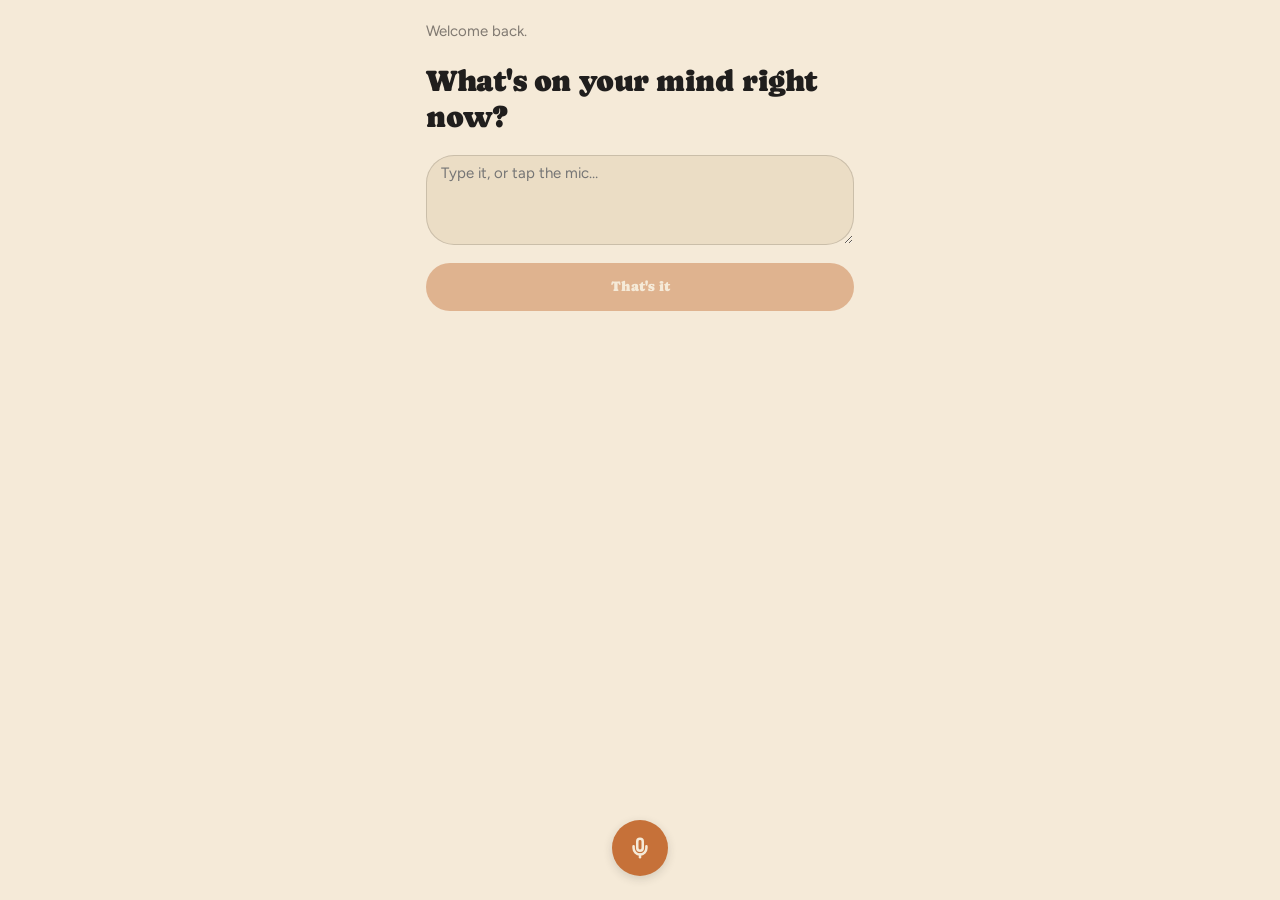
<file: frontend/web/recovery.html>
<!doctype html>
<html lang="en">
<head>
<meta charset="utf-8">
<meta name="viewport" content="width=device-width, initial-scale=1, viewport-fit=cover">
<title>Blurt</title>
<meta name="theme-color" content="#f5ead8">
<link rel="manifest" href="/frontend/web/manifest.json">
<link rel="icon" href="/icons/icon.svg" type="image/svg+xml">
<link rel="apple-touch-icon" href="/icons/icon-192.png">
<link rel="stylesheet" href="/frontend/mockups/_ds/organic-d78833b6-7fe1-4f47-8711-04fb39094145/styles.css">
<link rel="stylesheet" href="/frontend/web/style.css">
</head>
<body>
  <div class="phone">
    <main class="recovery-main">
      <p id="recovery-welcome" class="text-muted" style="font-size:15px;margin:0">Welcome back.</p>

      <div id="recovery-step2">
        <h3 style="margin:0 0 20px;font-size:30px;line-height:1.2">What's on your mind right now?</h3>
        <textarea id="recovery-input" class="input" rows="3" placeholder="Type it, or tap the mic&hellip;" style="font-size:15px;border-radius:var(--radius-lg)"></textarea>
        <button id="recovery-continue" class="btn btn-primary btn-block" style="height:48px;margin-top:10px" disabled>That's it</button>
      </div>

      <div id="recovery-followup" hidden></div>
    </main>

    <div id="recovery-mic-wrap" style="padding:24px;display:flex;justify-content:center">
      <button id="recovery-mic" class="btn" style="width:56px;height:56px;border-radius:50%;background:var(--color-accent);color:var(--color-bg);box-shadow:var(--shadow-md)" aria-label="Record">
        <svg width="22" height="22" viewBox="0 0 24 24" fill="none" stroke="currentColor" stroke-width="2.75" stroke-linecap="round" stroke-linejoin="round"><path d="M12 2a3 3 0 0 0-3 3v7a3 3 0 0 0 6 0V5a3 3 0 0 0-3-3z"/><path d="M19 10v2a7 7 0 0 1-14 0v-2"/><line x1="12" y1="19" x2="12" y2="22"/></svg>
      </button>
    </div>
  </div>

  <script src="/frontend/web/persona.js"></script>
  <script src="/frontend/web/intents.js"></script>
  <script src="/frontend/web/recovery.js"></script>
  <script src="/frontend/web/pwa.js"></script>
</body>
</html>
</file>
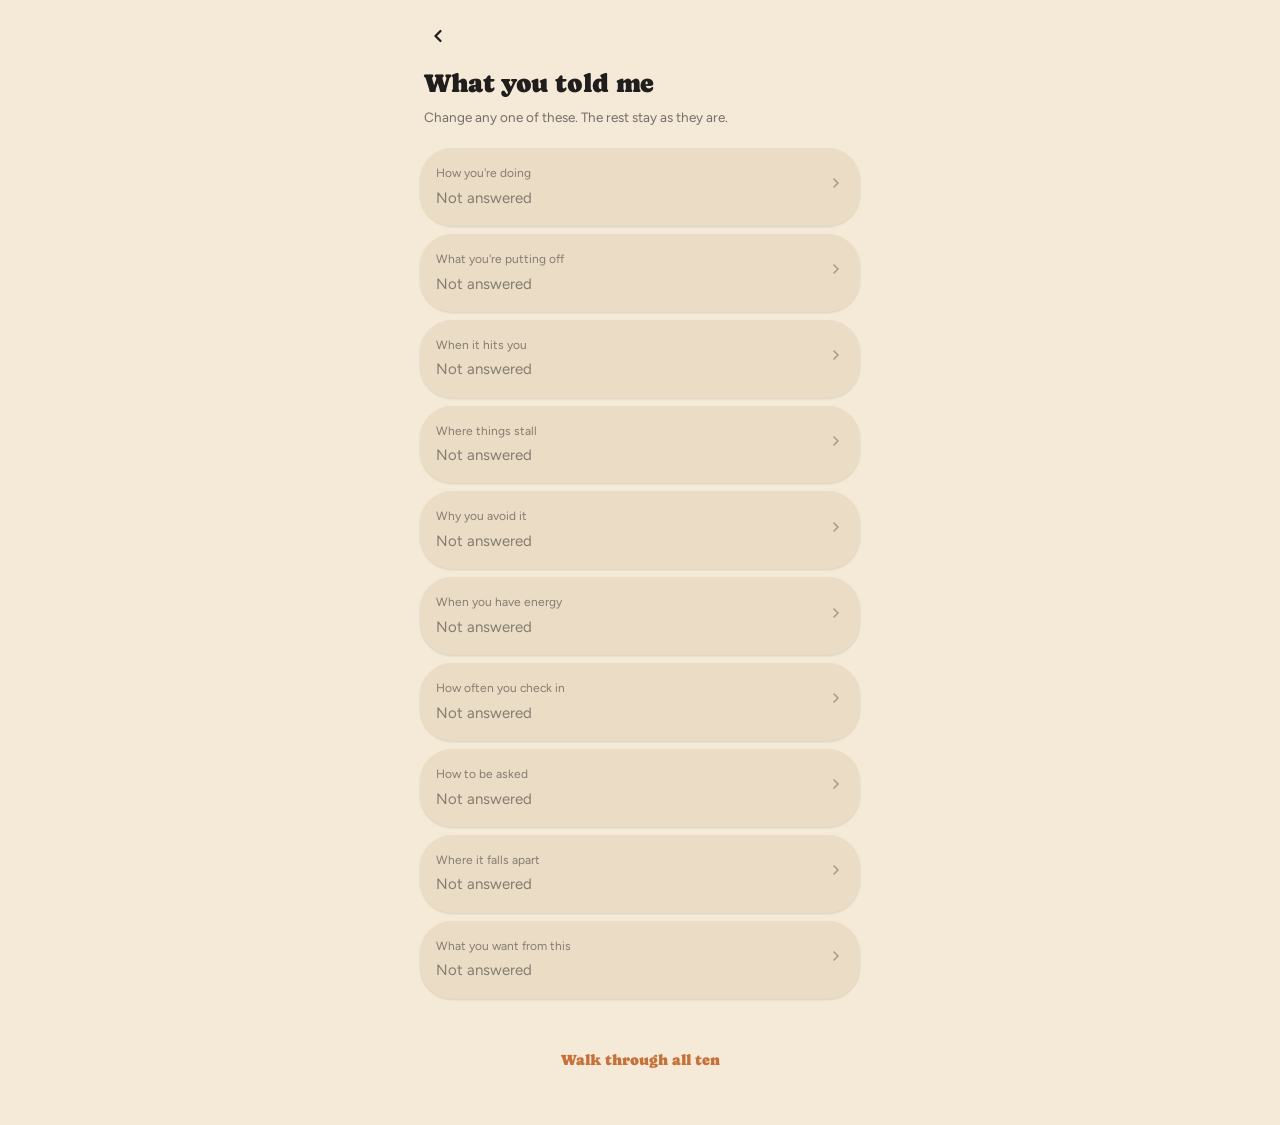
<file: frontend/web/review.html>
<!doctype html>
<html lang="en">
<head>
<meta charset="utf-8">
<meta name="viewport" content="width=device-width, initial-scale=1, viewport-fit=cover">
<title>Blurt — Review your persona</title>
<meta name="theme-color" content="#f5ead8">
<link rel="manifest" href="/frontend/web/manifest.json">
<link rel="icon" href="/icons/icon.svg" type="image/svg+xml">
<link rel="apple-touch-icon" href="/icons/icon-192.png">
<link rel="stylesheet" href="/frontend/mockups/_ds/organic-d78833b6-7fe1-4f47-8711-04fb39094145/styles.css">
<link rel="stylesheet" href="/frontend/web/style.css">
</head>
<body>
  <div class="phone">

    <!-- Mockup screen 15: the resume point is a list of what was already
         answered, not question one. Replaces the old "Edit restarts the ten-
         question flow from scratch" behavior (ROADMAP.md open item). -->
    <section id="step-list" class="onboard-step">
      <nav class="nav" style="padding:18px 20px 0">
        <a href="/frontend/web/settings.html" class="btn btn-icon" aria-label="Back">
          <svg width="20" height="20" viewBox="0 0 24 24" fill="none" stroke="currentColor" stroke-width="2.75" stroke-linecap="round" stroke-linejoin="round"><polyline points="15 18 9 12 15 6"/></svg>
        </a>
      </nav>
      <div style="padding:14px 24px 20px">
        <h3 style="margin:0 0 8px;font-size:26px;line-height:1.2">What you told me</h3>
        <p style="font-size:13.5px;opacity:.6;margin:0">Change any one of these. The rest stay as they are.</p>
      </div>
      <div id="review-list" style="flex:1;overflow:auto;padding:0 20px 20px;display:flex;flex-direction:column;gap:8px"></div>
      <div style="padding:8px 24px 40px">
        <button id="review-walkthrough" class="btn btn-ghost btn-block" style="height:50px;font-size:15px">Walk through all ten</button>
      </div>
    </section>

    <!-- Mockup screen 16: same pill layout as onboarding, minus the progress
         bar - there is no sequence to be partway through. Prior answer is
         pre-selected. -->
    <section id="step-edit" class="onboard-step" hidden>
      <div style="padding:20px 28px 0">
        <button id="edit-back" class="btn btn-icon" aria-label="Back to the list">
          <svg width="20" height="20" viewBox="0 0 24 24" fill="none" stroke="currentColor" stroke-width="2.75" stroke-linecap="round" stroke-linejoin="round"><polyline points="15 18 9 12 15 6"/></svg>
        </button>
      </div>
      <div style="flex:1;display:flex;flex-direction:column;justify-content:center;padding:0 28px;gap:30px">
        <div>
          <h3 id="edit-title" style="margin:0 0 10px;font-size:30px;line-height:1.2"></h3>
          <p style="font-size:13px;opacity:.55;margin:0">Your answer is kept unless you change it.</p>
        </div>
        <div id="edit-options" style="display:flex;flex-direction:column;gap:8px"></div>
      </div>
      <div style="padding:0 24px 40px;display:flex;flex-direction:column;gap:4px">
        <button id="edit-save" class="btn btn-primary btn-block" style="height:52px;font-size:15px">Save this answer</button>
        <button id="edit-cancel" class="btn btn-ghost btn-block" style="height:44px">Back to the list</button>
      </div>
    </section>

    <!-- Mockup screen 17: confirms the single change and says what stayed -
         the reason a resumable edit feels safe to open. -->
    <section id="step-saved" class="onboard-step" hidden>
      <div style="flex:1;display:flex;flex-direction:column;justify-content:center;padding:0 32px;gap:22px">
        <h3 style="margin:0;font-size:30px;line-height:1.2">Updated. Nothing else changed.</h3>
        <div style="display:flex;flex-direction:column;gap:12px">
          <div style="display:flex;gap:12px;align-items:flex-start">
            <div style="width:18px;height:18px;border-radius:50%;background:var(--color-accent-2-500);flex:none;display:flex;align-items:center;justify-content:center;color:var(--color-bg);margin-top:2px"><svg width="11" height="11" viewBox="0 0 24 24" fill="none" stroke="currentColor" stroke-width="3" stroke-linecap="round" stroke-linejoin="round"><polyline points="20 6 9 17 4 12"/></svg></div>
            <div>
              <div id="saved-title" style="font-size:15px"></div>
              <div id="saved-change" style="font-size:13px;opacity:.6;margin-top:2px"></div>
            </div>
          </div>
          <p style="font-size:13.5px;opacity:.6;margin:0;line-height:1.5">Your next check-in will use this. The other answers are untouched.</p>
        </div>
      </div>
      <div style="padding:0 24px 40px">
        <button id="saved-done" class="btn btn-primary btn-block" style="height:52px;font-size:15px">Done</button>
      </div>
    </section>

  </div>

  <script src="/frontend/web/persona.js"></script>
  <script src="/frontend/web/questions.js"></script>
  <script src="/frontend/web/review.js"></script>
  <script src="/frontend/web/pwa.js"></script>
</body>
</html>
</file>
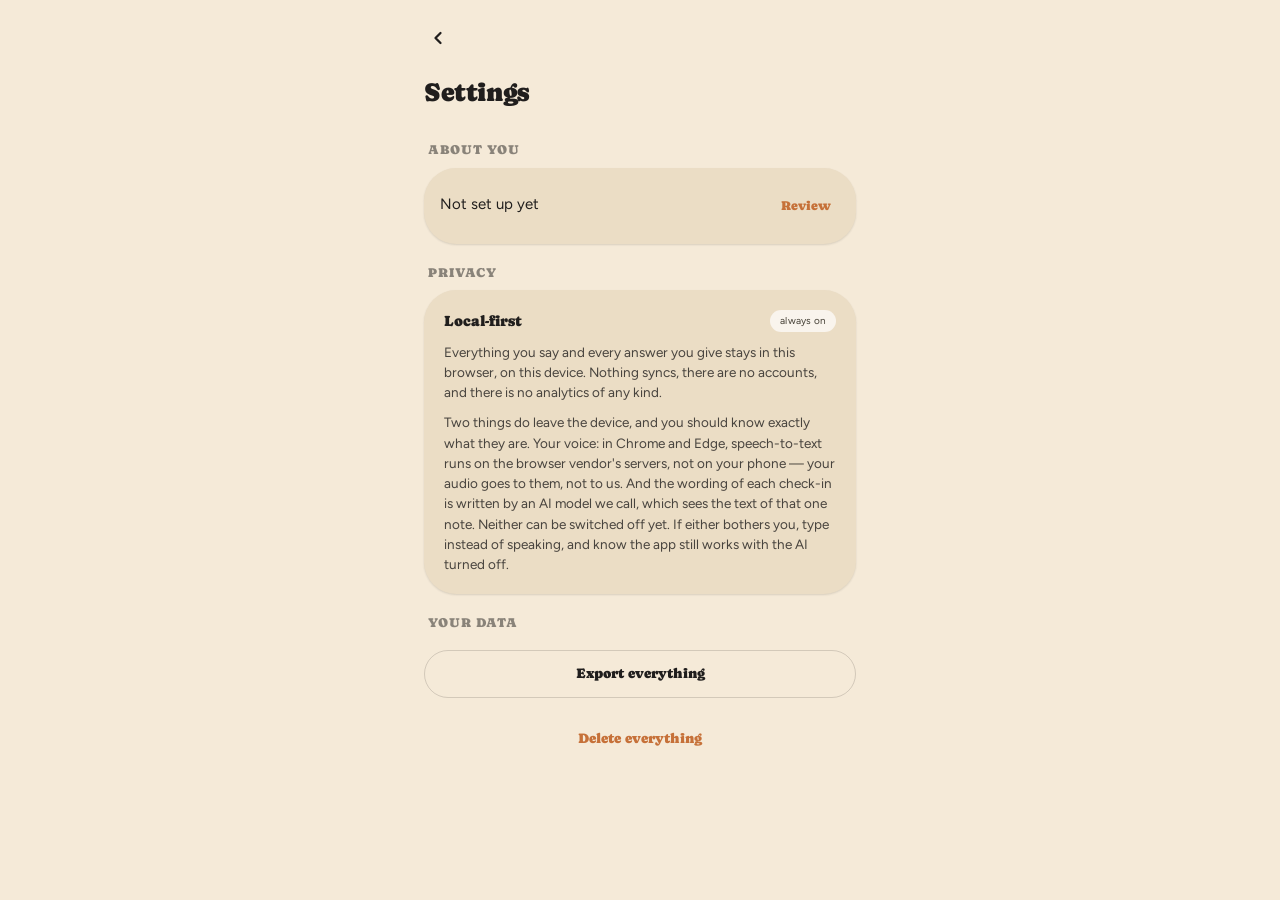
<file: frontend/web/settings.html>
<!doctype html>
<html lang="en">
<head>
<meta charset="utf-8">
<meta name="viewport" content="width=device-width, initial-scale=1, viewport-fit=cover">
<title>Blurt — Settings</title>
<meta name="theme-color" content="#f5ead8">
<link rel="manifest" href="/frontend/web/manifest.json">
<link rel="icon" href="/icons/icon.svg" type="image/svg+xml">
<link rel="apple-touch-icon" href="/icons/icon-192.png">
<link rel="stylesheet" href="/frontend/mockups/_ds/organic-d78833b6-7fe1-4f47-8711-04fb39094145/styles.css">
<link rel="stylesheet" href="/frontend/web/style.css">
</head>
<body>
  <div class="phone">
    <nav class="nav">
      <a href="/frontend/web/" class="btn btn-icon" aria-label="Back">
        <svg width="20" height="20" viewBox="0 0 24 24" fill="none" stroke="currentColor" stroke-width="2.75" stroke-linecap="round" stroke-linejoin="round"><polyline points="15 18 9 12 15 6"/></svg>
      </a>
    </nav>
    <div style="padding:14px 24px 24px"><h3 style="margin:0;font-size:26px">Settings</h3></div>

    <main class="settings-main">
      <div>
        <h6 style="opacity:.5;margin:0 0 10px;padding-left:4px">About you</h6>
        <div id="persona-card" class="card elev-sm" style="flex-direction:row;align-items:center;justify-content:space-between;padding:16px">
          <div style="flex:1">
            <div id="persona-summary" style="font-size:15px"></div>
            <div id="persona-detail" style="font-size:12px;opacity:.5;margin-top:3px"></div>
          </div>
          <a href="/frontend/web/review.html" class="btn btn-ghost" style="height:44px;padding:0 8px;font-size:13px">Review</a>
        </div>
      </div>

      <div>
        <h6 style="opacity:.5;margin:0 0 10px;padding-left:4px">Privacy</h6>
        <div class="card elev-sm" style="padding:20px;gap:10px">
          <div style="display:flex;justify-content:space-between;align-items:center;gap:12px">
            <span class="card-title" style="font-size:15px">Local-first</span>
            <span class="tag tag-neutral" style="font-size:10px;padding:3px 10px">always on</span>
          </div>
          <p class="card-body" style="font-size:13.5px;line-height:1.5">Everything you say and every answer you give stays in this browser, on this device. Nothing syncs, there are no accounts, and there is no analytics of any kind.</p>
          <p class="card-body" style="font-size:13.5px;line-height:1.5">Two things do leave the device, and you should know exactly what they are. Your voice: in Chrome and Edge, speech-to-text runs on the browser vendor's servers, not on your phone — your audio goes to them, not to us. And the wording of each check-in is written by an AI model we call, which sees the text of that one note. Neither can be switched off yet. If either bothers you, type instead of speaking, and know the app still works with the AI turned off.</p>
        </div>
      </div>

      <div>
        <h6 style="opacity:.5;margin:0 0 10px;padding-left:4px">Your data</h6>
        <div style="display:flex;flex-direction:column;gap:8px">
          <button id="export-data" class="btn btn-secondary btn-block" style="height:48px;font-size:14px">Export everything</button>
          <button id="delete-data" class="btn btn-ghost btn-block" style="height:48px;font-size:14px">Delete everything</button>
        </div>
      </div>
    </main>
  </div>

  <script src="/frontend/web/persona.js"></script>
  <script src="/frontend/web/intents.js"></script>
  <script src="/frontend/web/settings.js"></script>
  <script src="/frontend/web/pwa.js"></script>
</body>
</html>
</file>
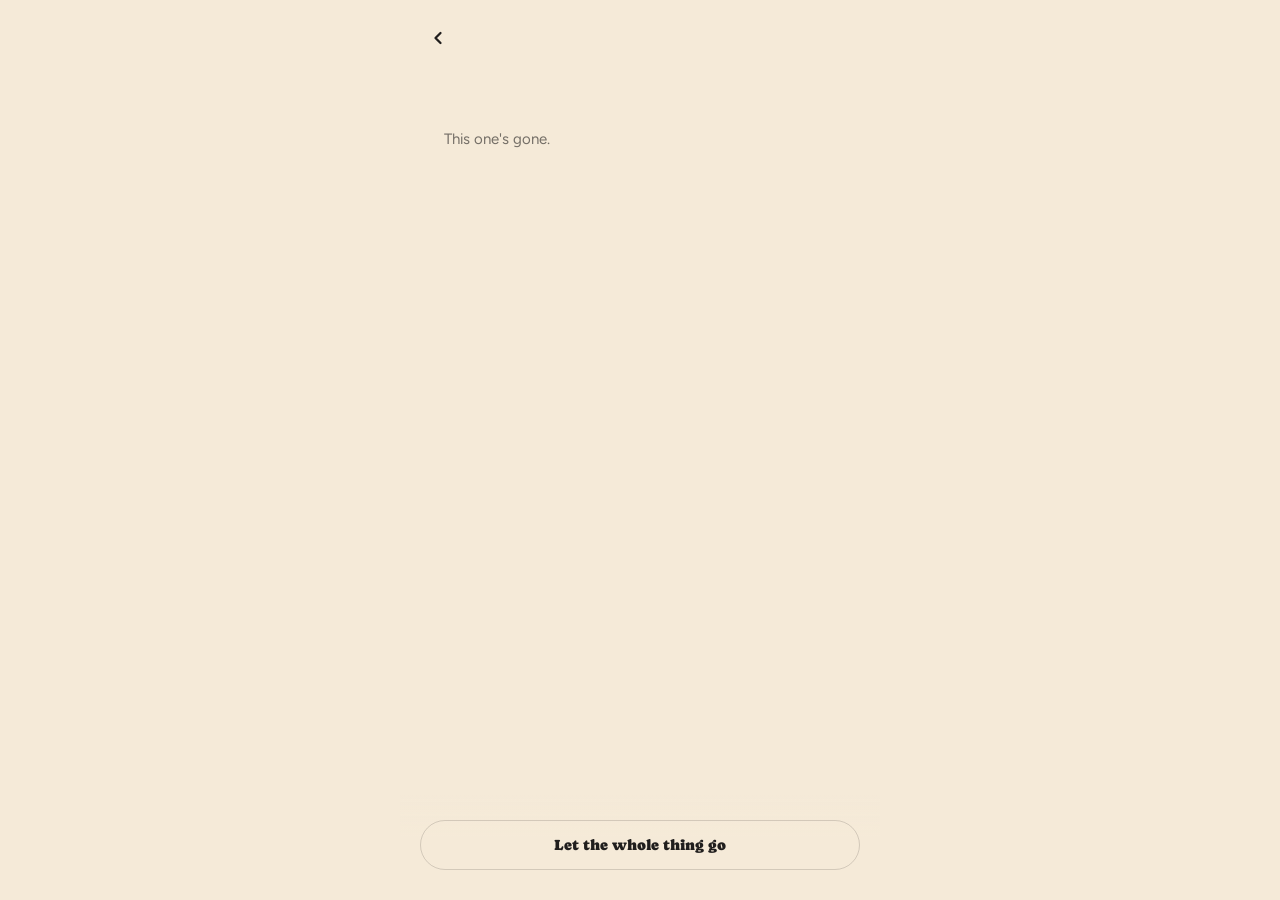
<file: frontend/web/task.html>
<!doctype html>
<html lang="en">
<head>
<meta charset="utf-8">
<meta name="viewport" content="width=device-width, initial-scale=1, viewport-fit=cover">
<title>Blurt</title>
<meta name="theme-color" content="#f5ead8">
<link rel="manifest" href="/frontend/web/manifest.json">
<link rel="icon" href="/icons/icon.svg" type="image/svg+xml">
<link rel="apple-touch-icon" href="/icons/icon-192.png">
<link rel="stylesheet" href="/frontend/mockups/_ds/organic-d78833b6-7fe1-4f47-8711-04fb39094145/styles.css">
<link rel="stylesheet" href="/frontend/web/style.css">
</head>
<body>
  <div class="phone">
    <nav class="nav">
      <a href="/frontend/web/" class="btn btn-icon" aria-label="Back">
        <svg width="20" height="20" viewBox="0 0 24 24" fill="none" stroke="currentColor" stroke-width="2.75" stroke-linecap="round" stroke-linejoin="round"><polyline points="15 18 9 12 15 6"/></svg>
      </a>
      <span></span>
    </nav>

    <div style="padding:14px 24px 20px">
      <h3 id="task-title" style="margin:0 0 10px;font-size:26px;line-height:1.2"></h3>
      <p id="task-meta" style="font-size:12px;opacity:.5;margin:0"></p>
    </div>

    <main id="task-main" class="task-main"></main>

    <div class="task-archive-bar">
      <button id="task-archive" class="btn btn-secondary btn-block" style="height:50px;font-size:15px">Let the whole thing go</button>
    </div>
  </div>

  <script src="/frontend/web/persona.js"></script>
  <script src="/frontend/web/intents.js"></script>
  <script src="/frontend/web/task.js"></script>
  <script src="/frontend/web/pwa.js"></script>
</body>
</html>
</file>
<file: frontend/mockups/_ds/organic-d78833b6-7fe1-4f47-8711-04fb39094145/styles.css>
/* Organic — design-system tokens and component classes. This file is the source of truth for the system's look; retune it here and see readme.md. */
@import url('https://fonts.googleapis.com/css2?family=Caprasimo:wght@400&family=Figtree:wght@400;600;700&display=swap');

:root {
  --color-bg: #f5ead8;
  --color-surface: #ebddc5;
  --color-text: #201e1d;
  --color-accent: #c67139;
  --color-accent-2: #7a8a5e;
  --color-divider: color-mix(in srgb, #201e1d 16%, transparent);

  /* Tonal ramps — generated in OKLCH on one shared lightness scale, so the
     same step of any role matches the others in visual value. */
  --color-neutral-100: #f9f4ed;
  --color-neutral-200: #eee7db;
  --color-neutral-300: #dcd3c4;
  --color-neutral-400: #c0b6a5;
  --color-neutral-500: #a19786;
  --color-neutral-600: #82796a;
  --color-neutral-700: #645c50;
  --color-neutral-800: #474238;
  --color-neutral-900: #2e2b25;

  --color-accent-100: #fff2eb;
  --color-accent-200: #ffe1d0;
  --color-accent-300: #ffc6a5;
  --color-accent-400: #f6a06b;
  --color-accent-500: #d67f48;
  --color-accent-600: #b2622d;
  --color-accent-700: #8c491a;
  --color-accent-800: #643312;
  --color-accent-900: #402310;

  --color-accent-2-100: #f0fae1;
  --color-accent-2-200: #e1eecc;
  --color-accent-2-300: #ccdbb2;
  --color-accent-2-400: #aebf92;
  --color-accent-2-500: #8fa073;
  --color-accent-2-600: #728157;
  --color-accent-2-700: #56633f;
  --color-accent-2-800: #3d472b;
  --color-accent-2-900: #272e1b;

  --font-heading: "Caprasimo", system-ui, sans-serif;
  --font-heading-weight: 400;
  --font-body: "Figtree", system-ui, sans-serif;

  --space-1: 4.4px;
  --space-2: 8.8px;
  --space-3: 13.2px;
  --space-4: 17.6px;
  --space-6: 26.4px;
  --space-8: 35.2px;

  --radius-sm: 8px;
  --radius-md: 16px;
  --radius-lg: 28px;

  /* Elevation — derived from the ground: soft ink-tinted shadows on a
     light theme, a hairline edge + ambient darkness on a dark one. */
  --shadow-sm: 0 1px 2px color-mix(in srgb, #2e2b25 14%, transparent);
  --shadow-md: 0 3px 10px color-mix(in srgb, #2e2b25 16%, transparent);
  --shadow-lg: 0 12px 32px color-mix(in srgb, #2e2b25 22%, transparent);
}

body {
  background: var(--color-bg);
  color: var(--color-text);
  font-family: var(--font-body);
}
h1, h2, h3, h4 { font-family: var(--font-heading); font-weight: var(--font-heading-weight); }

.washed{filter:saturate(0.6) contrast(0.85) brightness(1.1) opacity(0.94)}

/* ══════════════════════════════════════════════════════════════════════════
   Components — built with the tokens above. Plain CSS
   on plain HTML: no JavaScript, no build step. Each class is documented in
   readme.md and demonstrated in foundations/ and components/.
   ══════════════════════════════════════════════════════════════════════ */

*, *::before, *::after { box-sizing: border-box; }
body { margin: 0; font-size: 15px; line-height: 1.55; font-weight: 400; }
h1, h2, h3, h4, h5, h6 {
  font-family: var(--font-heading); font-weight: var(--font-heading-weight);
  line-height: 1.12; letter-spacing: -0.015em; margin: 0 0 var(--space-2);
}
h1 { font-size: 42px; }
h2 { font-size: 32px; }
h3 { font-size: 25px; }
h4 { font-size: 20px; }
h5 { font-size: 16px; }
h6 { font-size: 13px; }
h6 { letter-spacing: 0.08em; text-transform: uppercase; }
p { margin: 0 0 var(--space-3); }
a { color: var(--color-accent); text-underline-offset: 3px; }
img { display: block; max-width: 100%; }
figure { margin: 0; }
figcaption {
  font-size: 11px; margin-top: var(--space-1);
  color: color-mix(in srgb, var(--color-text) 55%, transparent);
}
.text-muted { color: color-mix(in srgb, var(--color-text) 55%, transparent); }
:focus { outline: none; }
:focus-visible { outline: 2px solid var(--color-accent); outline-offset: 2px; }
::selection { background: color-mix(in srgb, var(--color-accent) 30%, transparent); }

/* — rules — */
.hr {
  height: 1px; border: 0; margin: var(--space-4) 0;
  background: var(--color-divider);
}

/* — buttons — */
.btn {
  display: inline-flex; align-items: center; justify-content: center; gap: 6px;
  cursor: pointer; text-decoration: none;
  font-family: var(--font-heading); font-weight: var(--font-heading-weight);
  font-size: 14px; line-height: 1.2; color: var(--color-text); /* matches the .input's 14px —
     the pair sits side by side in sign-up rows */
  background: transparent; border: 1px solid transparent;
  padding: var(--space-2) calc(var(--space-3) * 1.2);
  border-radius: var(--radius-md);
}
.btn svg { display: block; }
.btn:disabled { opacity: 0.45; cursor: not-allowed; }
.btn-primary { background: var(--color-accent); color: var(--color-bg); }
.btn-primary:hover { background: var(--color-accent-600); }
.btn-primary:active { background: var(--color-accent-700); }
.btn-secondary { border-color: var(--color-divider); }
.btn-secondary:hover { background: color-mix(in srgb, var(--color-text) 7%, transparent); }
.btn-secondary:active { background: color-mix(in srgb, var(--color-text) 14%, transparent); }
.btn-ghost { color: var(--color-accent); padding-inline: var(--space-1); }
.btn-ghost:hover { background: color-mix(in srgb, var(--color-accent) 10%, transparent); }
.btn-ghost:active { background: color-mix(in srgb, var(--color-accent) 18%, transparent); }
.btn-icon { width: 36px; height: 36px; padding: 0; }
.btn-block { width: 100%; margin-top: var(--space-2); }

/* — forms — */
.field > label {
  display: block; font-size: 12px; margin-bottom: 5px;
  color: color-mix(in srgb, var(--color-text) 70%, transparent);
}
.input {
  width: 100%; min-height: 36px; padding: 6px 10px; font: inherit;
  font-size: 14px; color: var(--color-text); caret-color: var(--color-accent);
  background: var(--color-surface);
  border: 1px solid var(--color-divider); border-radius: var(--radius-md);
}
.input:hover { border-color: color-mix(in srgb, var(--color-text) 45%, transparent); }
.input:focus-visible { border-color: var(--color-accent); outline-offset: 0; }
textarea.input { min-height: 90px; resize: vertical; }
.radio { display: inline-flex; align-items: center; gap: 8px; cursor: pointer; font-size: 14px; }
.radio input, .seg-opt input {
  position: absolute; opacity: 0; width: 0; height: 0; pointer-events: none;
}
.radio .dot {
  width: 16px; height: 16px; flex: none; border-radius: 50%;
  border: 1.5px solid var(--color-divider);
}
.radio:hover .dot { border-color: var(--color-accent); }
.radio input:checked + .dot {
  border-color: var(--color-accent); background: var(--color-accent);
  box-shadow: inset 0 0 0 4px var(--color-bg);
}
.radio input:focus-visible + .dot { outline: 2px solid var(--color-accent); outline-offset: 2px; }
.seg {
  display: inline-flex; overflow: hidden;
  border: 1px solid var(--color-divider); border-radius: var(--radius-md);
}
.seg-opt {
  display: inline-flex; align-items: center; gap: 6px;
  padding: 7px 12px; font-size: 13px; cursor: pointer;
}
.seg-opt + .seg-opt { border-left: 1px solid var(--color-divider); }
.seg-opt:has(input:checked) { background: var(--color-accent); color: var(--color-bg); }
.seg-opt:not(:has(input:checked)):hover { background: color-mix(in srgb, var(--color-text) 7%, transparent); }
.seg-opt:has(input:focus-visible) { outline: 2px solid var(--color-accent); outline-offset: -2px; }

/* — cards — */
.card {
  display: flex; flex-direction: column; gap: var(--space-2);
  padding: var(--space-3); border-radius: var(--radius-md); background: var(--color-surface);
}
.card-kicker { font-size: 10px; letter-spacing: 0.1em; text-transform: uppercase; color: var(--color-accent); }
.card-title {
  font-family: var(--font-heading); font-weight: var(--font-heading-weight);
  font-size: 17px; line-height: 1.2;
}
.card-body { margin: 0; font-size: 13px; opacity: 0.8; flex: 1; }
.card-meta {
  display: flex; align-items: center; gap: 6px; font-size: 11px;
  color: color-mix(in srgb, var(--color-text) 50%, transparent);
}
.elev-sm { box-shadow: var(--shadow-sm); }
.elev-md { box-shadow: var(--shadow-md); }
.elev-lg { box-shadow: var(--shadow-lg); }

/* — tags — */
.tag {
  display: inline-flex; align-items: center; font-size: 11px;
  letter-spacing: 0.02em; padding: 3px 10px;
  border-radius: calc(var(--radius-md) * 0.75);
}
.tag-accent { background: var(--color-accent-100); color: var(--color-accent-800); }
.tag-accent-2 { background: var(--color-accent-2-100); color: var(--color-accent-2-800); }
.tag-neutral { background: var(--color-neutral-100); color: var(--color-neutral-800); }
.tag-outline { border: 1px solid var(--color-accent); color: var(--color-accent); }

/* — navigation — */
.nav {
  display: flex; align-items: center; gap: var(--space-4);
  padding: var(--space-3) var(--space-4);
  border-bottom: none;
}
.nav-brand {
  font-family: var(--font-heading); font-weight: var(--font-heading-weight);
  font-size: 18px; margin-right: auto;
}
.nav a { color: inherit; text-decoration: none; font-size: 14px; }
.nav a:hover, .nav a[aria-current='page'] { color: var(--color-accent); }

/* — tables — */
.table { width: 100%; border-collapse: collapse; font-size: 14px; }
.table th {
  text-align: left; font-size: 11px; letter-spacing: 0.08em; text-transform: uppercase;
  color: color-mix(in srgb, var(--color-text) 60%, transparent);
  padding: var(--space-2); border-bottom: 1px solid var(--color-divider);
}
.table td {
  padding: var(--space-2);
  border-bottom: 1px solid color-mix(in srgb, var(--color-text) 8%, transparent);
}
.table tbody tr:hover { background: color-mix(in srgb, var(--color-text) 4%, transparent); }

/* — dialog — */
.dialog-backdrop {
  position: fixed; inset: 0; display: grid; place-items: center;
  padding: var(--space-4);
  background: color-mix(in srgb, var(--color-neutral-900) 50%, transparent);
}
.dialog {
  width: min(440px, 100%); display: flex; flex-direction: column; gap: var(--space-3);
  padding: var(--space-4); border-radius: var(--radius-lg);
  background: var(--color-surface); box-shadow: var(--shadow-lg);
}
.dialog-title {
  font-family: var(--font-heading); font-weight: var(--font-heading-weight);
  font-size: 20px;
}
.dialog-body { font-size: 14px; opacity: 0.85; }
.dialog-actions { display: flex; justify-content: flex-end; gap: var(--space-2); margin-top: var(--space-2); }

/* — rounded frame: everything softens, small controls go pill — */
.card, .dialog { border-radius: calc(var(--radius-lg) * 1.15); }
.btn, .tag, .seg, .input { border-radius: 999px; }
.input { padding-inline: 14px; }
</file>
<file: landing/style.css>
/* Blurt — landing page.
   Every colour, font, space, radius and shadow comes from the organic design
   system's variables (frontend/mockups/_ds/organic-.../styles.css), which is
   linked before this file. Nothing here hard-codes a hex or a font name.
   Mobile-first: single column by default, wider layouts added at breakpoints. */

html { scroll-behavior: smooth; }
body { overflow-x: hidden; }

@media (prefers-reduced-motion: reduce) {
  html { scroll-behavior: auto; }
  *, *::before, *::after {
    animation-duration: 0.001ms !important;
    animation-iteration-count: 1 !important;
    transition-duration: 0.001ms !important;
  }
}

/* ── shared layout ─────────────────────────────────────────────────── */

.skip-link {
  position: absolute; left: var(--space-2); top: var(--space-2);
  transform: translateY(-200%);
  padding: var(--space-2) var(--space-3); border-radius: 999px;
  background: var(--color-accent); color: var(--color-bg);
  text-decoration: none; font-size: 0.9em; z-index: 10;
}
.skip-link:focus-visible { transform: translateY(0); }

.wrap-nav {
  max-width: 1120px; margin: 0 auto; width: 100%;
  flex-wrap: wrap; row-gap: var(--space-2);
  padding-top: var(--space-4); padding-bottom: var(--space-4);
}
.wrap-nav .nav-brand { font-size: 1.35em; }
.nav-cta { flex: none; }

.section {
  max-width: 1120px; margin: 0 auto;
  padding: var(--space-8) var(--space-4);
}
.section > h2 { max-width: 22ch; }
.section-lede,
.section-note {
  max-width: 62ch; font-size: 1.05em;
  color: color-mix(in srgb, var(--color-text) 80%, transparent);
}
.section-note { font-size: 0.95em; }

.band {
  /* A tinted block inside the same 1120px measure, inset slightly from the
     viewport edges so its rounded corners read on a narrow screen. */
  width: calc(100% - var(--space-6));
  margin-inline: auto;
  background: var(--color-surface);
  border-radius: calc(var(--radius-lg) * 1.15);
}
.closing .fine-print { color: color-mix(in srgb, var(--color-text) 65%, transparent); }

.eyebrow {
  font-size: 0.8em; letter-spacing: 0.1em; text-transform: uppercase;
  color: var(--color-accent-700); margin-bottom: var(--space-3);
}
.lede {
  max-width: 54ch; font-size: 1.1em;
  color: color-mix(in srgb, var(--color-text) 84%, transparent);
}
.fine-print {
  max-width: 52ch; font-size: 0.9em; margin-top: var(--space-4);
  color: color-mix(in srgb, var(--color-text) 60%, transparent);
}
.caption,
figcaption {
  font-size: 0.85em; margin-top: var(--space-3); max-width: 34ch;
  color: color-mix(in srgb, var(--color-text) 60%, transparent);
}

.cta-row {
  display: flex; flex-wrap: wrap; gap: var(--space-3);
  margin-top: var(--space-6);
}
.btn-lg {
  font-size: 1.05em;
  padding: var(--space-3) var(--space-6);
  min-height: 52px;
}
.cta-row .btn-lg { flex: 1 1 auto; }
@media (min-width: 30em) {
  .cta-row .btn-lg { flex: 0 0 auto; }
}
.btn-primary.btn-lg { box-shadow: var(--shadow-sm); }

/* ── hero ──────────────────────────────────────────────────────────── */

.hero { display: grid; gap: var(--space-8); align-items: center; }
.hero-title {
  font-size: clamp(2.15rem, 8.5vw, 3.75rem);
  margin-bottom: var(--space-4);
  text-wrap: balance;
}
.hero-art { display: flex; flex-direction: column; align-items: flex-start; }

@media (min-width: 62em) {
  .hero {
    grid-template-columns: minmax(0, 1.05fr) minmax(0, 0.95fr);
    gap: var(--space-8);
    padding-top: var(--space-8);
  }
  .hero-art { align-items: center; }
}

/* ── phone frames (screens recreated as live markup) ───────────────── */

.phone {
  position: relative; overflow: hidden;
  width: min(390px, 100%);
  aspect-ratio: 390 / 812;
  display: flex; flex-direction: column;
  border-radius: calc(var(--radius-lg) * 1.6);
  background: var(--color-bg);
  border: 1px solid var(--color-neutral-300);
  box-shadow: var(--shadow-md);
}
.phone-dark {
  background: var(--color-neutral-900);
  color: var(--color-bg);
  border-color: var(--color-neutral-900);
}
.phone-body {
  flex: 1; min-height: 0; overflow: hidden;
  display: flex; flex-direction: column;
  padding: var(--space-4);
}
.phone-center {
  align-items: center; justify-content: center;
  gap: var(--space-8); text-align: center;
}
.phone-head {
  display: flex; align-items: center; justify-content: space-between;
  padding: var(--space-6) var(--space-4) var(--space-3);
}
.phone-brand {
  font-family: var(--font-heading); font-weight: var(--font-heading-weight);
  font-size: 1.5em;
}
.phone-foot {
  margin: 0; padding: 0 var(--space-4) var(--space-8);
  text-align: center; font-size: 0.85em; opacity: 0.45;
}

/* capture screen */
.mic-stack {
  position: relative; flex: none;
  width: min(170px, 45%); height: auto; aspect-ratio: 1;
  display: flex; align-items: center; justify-content: center;
}
.mic {
  position: relative; z-index: 1;
  width: 78%; height: 78%; border-radius: 50%;
  display: flex; align-items: center; justify-content: center;
  background: var(--color-accent); color: var(--color-bg);
}
.mic svg { width: 32%; height: auto; }
.ring {
  position: absolute; inset: 12%; border-radius: 50%;
  background: var(--color-accent); opacity: 0.3;
  animation: blurt-ring 2.8s ease-out infinite;
}
.ring-b { animation-delay: 1.4s; }
@keyframes blurt-ring {
  from { transform: scale(1); opacity: 0.3; }
  to   { transform: scale(1.85); opacity: 0; }
}
@media (prefers-reduced-motion: reduce) {
  .ring { animation: none; opacity: 0.18; transform: scale(1.4); }
  .ring-b { display: none; }
}
.transcript {
  margin: 0; font-size: 1.35em; line-height: 1.35; opacity: 0.9;
  max-width: 22ch;
}

/* feed screen */
.feed { gap: var(--space-2); padding-bottom: var(--space-8); }
.row {
  display: flex; align-items: center; gap: var(--space-3);
  padding: var(--space-3); font-size: 0.95em;
  border: 1px solid var(--color-neutral-300);
  border-radius: var(--radius-lg);
}
.row > span:first-child { flex: 1; min-width: 0; }
.row-closed { opacity: 0.45; }
.struck { text-decoration: line-through; }
.feed-rule {
  height: 1px; flex: none; margin: var(--space-3) var(--space-1) var(--space-1);
  background: var(--color-divider);
}
.fab {
  position: absolute; left: 50%; bottom: var(--space-6);
  transform: translateX(-50%);
  width: 60px; height: 60px; border-radius: 50%;
  display: flex; align-items: center; justify-content: center;
  background: var(--color-accent); color: var(--color-bg);
  box-shadow: var(--shadow-md);
}

/* check-in screen */
.checkin { justify-content: flex-end; padding-bottom: var(--space-6); }
.checkin-card {
  display: flex; flex-direction: column;
  padding: var(--space-6) var(--space-4) var(--space-4);
  border: 1px solid var(--color-neutral-300);
  border-radius: var(--radius-lg);
}
.checkin-kicker {
  margin: 0 0 var(--space-3);
  font-size: 0.72em; letter-spacing: 0.06em; text-transform: uppercase;
  opacity: 0.45;
}
.checkin-title { margin: 0 0 var(--space-2); font-size: 1.6em; text-wrap: pretty; }
.checkin-quote { margin: 0 0 var(--space-3); font-size: 0.95em; opacity: 0.6; }
.checkin-why {
  margin: 0 0 var(--space-4); font-size: 0.85em; line-height: 1.5; opacity: 0.7;
  padding: var(--space-1) 0 var(--space-1) var(--space-3);
  border-left: 2px solid var(--color-neutral-300);
}
.checkin-actions { display: flex; gap: var(--space-2); }
.btn-fill { flex: 1; min-height: 46px; }
.checkin-actions + .btn-block { min-height: 42px; font-size: 0.9em; }

/* ── how it works ──────────────────────────────────────────────────── */

.beats {
  list-style: none; margin: var(--space-6) 0 0; padding: 0;
  display: grid; gap: var(--space-3);
}
.beat { padding: var(--space-4); }
.beat .card-body { font-size: 0.95em; opacity: 0.85; }

@media (min-width: 44em) { .beats { grid-template-columns: repeat(2, minmax(0, 1fr)); } }
@media (min-width: 68em) { .beats { grid-template-columns: repeat(4, minmax(0, 1fr)); } }

.screens {
  display: flex; flex-wrap: wrap; gap: var(--space-8);
  margin-top: var(--space-8);
}
.screen-fig { flex: 1 1 min(390px, 100%); max-width: 100%; }

/* ── points lists ──────────────────────────────────────────────────── */

.points {
  list-style: none; margin: var(--space-6) 0 0; padding: 0;
  display: grid; gap: var(--space-6);
}
.points > li { max-width: 46ch; }
.points h3 {
  font-size: 1.15em; margin-bottom: var(--space-2);
  padding-left: var(--space-3);
  border-left: 3px solid var(--color-accent);
}
.points p {
  margin: 0; padding-left: var(--space-3);
  color: color-mix(in srgb, var(--color-text) 78%, transparent);
}
.points-two h3 { border-left-color: var(--color-accent-2-500); }

@media (min-width: 44em) { .points { grid-template-columns: repeat(2, minmax(0, 1fr)); } }

/* ── footer ────────────────────────────────────────────────────────── */

.site-foot {
  max-width: 1120px; margin: 0 auto;
  padding: var(--space-8) var(--space-4);
  font-size: 0.9em;
}
.site-foot p { margin: 0 0 var(--space-1); }
</file>
<file: capture/web/style.css>
/* Page-specific layout only — component look (buttons, tags, inputs, tokens)
   comes from the "organic" design system linked in index.html
   (frontend/mockups/_ds/organic-.../styles.css), the same one the mockups use.
   Capture is the one screen that inverts to the dark neutral-900 background,
   matching mockup screens 4-5 exactly - everywhere else in the app stays on
   the light --color-bg. */

@keyframes pulse { 0% { transform: scale(1); opacity: .5 } 100% { transform: scale(1.9); opacity: 0 } }
.pulse-ring {
  position: absolute;
  inset: 0;
  border-radius: 50%;
  border: 2px solid var(--color-accent);
  animation: pulse 2.2s ease-out infinite;
}
.pulse-ring.d2 { animation-delay: .7s; }
.pulse-ring.d3 { animation-delay: 1.4s; }

html, body {
  height: 100%;
  margin: 0;
  overflow-x: hidden;
}

body {
  background: var(--color-neutral-900);
}

.phone {
  max-width: 480px;
  margin: 0 auto;
  min-height: 100dvh;
  display: flex;
  flex-direction: column;
  color: var(--color-bg);
}

.nav {
  display: flex;
  justify-content: space-between;
  align-items: center;
  padding: 20px 20px 8px;
}

main {
  flex: 1;
  display: flex;
  flex-direction: column;
  align-items: center;
  justify-content: center;
  gap: 20px;
  padding: 0 32px 40px;
  text-align: center;
}

.mic-wrap {
  position: relative;
  width: 150px;
  height: 150px;
  display: flex;
  align-items: center;
  justify-content: center;
}

#mic-btn {
  width: 120px;
  height: 120px;
  border-radius: 50%;
  border: none;
  background: var(--color-accent);
  color: var(--color-bg);
  display: flex;
  align-items: center;
  justify-content: center;
  cursor: pointer;
  touch-action: manipulation;
  transition: transform 0.1s ease;
}

#mic-btn:active {
  transform: scale(0.96);
}

#mic-btn.unsupported {
  opacity: 0.4;
  cursor: not-allowed;
}

#status {
  color: var(--color-bg);
  opacity: .92;
  font-size: 20px;
  line-height: 1.4;
  min-height: 1.4em;
  margin: 0;
}

#stop-hint {
  color: color-mix(in srgb, var(--color-bg) 45%, transparent);
  font-size: 13px;
  margin: 0;
}

#type-form {
  width: 100%;
  max-width: 280px;
  margin-top: 8px;
}

#type-input {
  width: 100%;
  text-align: center;
  background: color-mix(in srgb, var(--color-bg) 10%, transparent);
  border-color: color-mix(in srgb, var(--color-bg) 22%, transparent);
  color: var(--color-bg);
}

#type-input::placeholder {
  color: color-mix(in srgb, var(--color-bg) 55%, transparent);
}

#type-input:focus-visible {
  border-color: var(--color-accent);
}

#toast {
  position: fixed;
  left: 20px;
  right: 20px;
  bottom: 36px;
  max-width: 440px;
  margin: 0 auto;
  display: flex;
  align-items: center;
  gap: 10px;
  background: var(--color-bg);
  color: var(--color-text);
  border-radius: 999px;
  padding: 16px 20px;
  box-shadow: var(--shadow-md);
  font-size: 13px;
  opacity: 0;
  transform: translateY(8px);
  pointer-events: none;
  transition: opacity 0.2s ease, transform 0.2s ease;
}

#toast.show {
  opacity: 1;
  transform: translateY(0);
}

#recent {
  list-style: none;
  margin: 8px 0 0;
  padding: 0;
  width: 100%;
  max-width: 280px;
  display: flex;
  flex-direction: column;
  gap: 7px;
  opacity: 0.5;
  font-size: 13px;
}

#recent li {
  border-left: 2px solid color-mix(in srgb, var(--color-bg) 25%, transparent);
  padding-left: 10px;
  text-align: left;
  /* Raw, unedited transcript text (capture stays dumb) can be a single long
     token with no spaces to break on - default word wrapping only breaks at
     spaces, so without this a long word paints past the 280px column instead
     of wrapping inside it. Same fix as .feed-text in frontend/web/style.css. */
  overflow-wrap: anywhere;
}
</file>
<file: frontend/web/style.css>
/* Page-specific layout only — component look (cards, buttons, tags, colors,
   type) comes from the "organic" design system linked in index.html
   (frontend/mockups/_ds/organic-.../styles.css), the same one the mockups use. */

/* Safety net, not the fix: decorative elements like .onboard-blob are
   deliberately positioned partway off-canvas for the bleed effect, and text
   content (see .feed-text below) is made to wrap rather than force width.
   This just guarantees neither can ever open horizontal scroll on the page. */
html, body {
  overflow-x: hidden;
}

@keyframes pulse { 0% { transform: scale(1); opacity: .5 } 100% { transform: scale(1.9); opacity: 0 } }
.pulse-ring {
  position: absolute;
  inset: 0;
  border-radius: 50%;
  border: 2px solid var(--color-accent);
  animation: pulse 2.2s ease-out infinite;
}
.pulse-ring.d2 { animation-delay: .7s; }

.phone {
  max-width: 480px;
  margin: 0 auto;
  min-height: 100dvh;
  display: flex;
  flex-direction: column;
  position: relative;
}

/* — onboarding — */
.onboard-step {
  flex: 1;
  display: flex;
  flex-direction: column;
  position: relative;
  min-height: 100dvh;
}

/* Same class of bug as #checkin[hidden]/.framing-picker[hidden] below: the
   class's own display:flex outranks the UA default [hidden]{display:none}. */
.onboard-step[hidden] {
  display: none;
}

.onboard-blob {
  position: absolute;
  border-radius: 50%;
}
.onboard-blob-1 {
  top: -80px; right: -80px; width: 260px; height: 260px;
  background: var(--color-accent-2-200); opacity: .6;
}
.onboard-blob-2 {
  bottom: 60px; left: -60px; width: 180px; height: 180px;
  background: var(--color-accent-200); opacity: .7;
}

.onboard-hero {
  position: relative;
  flex: 1;
  display: flex;
  flex-direction: column;
  justify-content: center;
  align-items: flex-start;
  padding: 0 36px;
  gap: 14px;
}

.onboard-footer {
  position: relative;
  padding: 0 28px 40px;
  display: flex;
  flex-direction: column;
  gap: 10px;
}

.onboard-voice {
  flex: 1;
  display: flex;
  flex-direction: column;
  align-items: center;
  justify-content: center;
  gap: 22px;
  padding: 0 28px;
  text-align: center;
}

.onboard-mic-wrap {
  position: relative;
  width: 120px;
  height: 120px;
  display: flex;
  align-items: center;
  justify-content: center;
}

.onboard-mic-btn {
  width: 96px;
  height: 96px;
  border-radius: 50%;
  background: var(--color-accent);
  color: var(--color-bg);
  box-shadow: var(--shadow-md);
}

/* — onboarding: question flow (10 questions, quiet position bar not a count) — */
.onboard-progress {
  display: flex;
  gap: 5px;
  margin-bottom: 20px;
}

.onboard-progress-seg {
  height: 4px;
  flex: 1;
  border-radius: 2px;
  background: var(--color-divider);
}

.onboard-progress-seg.filled {
  background: var(--color-accent);
}

.onboard-progress-full {
  height: 4px;
  border-radius: 2px;
  background: var(--color-accent);
  margin-bottom: 20px;
}

.onboard-pill {
  text-align: left;
  width: 100%;
  font-size: 15px;
  font-family: var(--font-body);
  font-weight: 400;
  padding: 17px 20px;
  border-radius: 999px;
  border: none;
  background: var(--color-surface);
  box-shadow: var(--shadow-sm);
  color: var(--color-text);
  cursor: pointer;
}

.onboard-pill:hover {
  border-color: var(--color-accent);
  background: color-mix(in srgb, var(--color-accent) 8%, var(--color-surface));
}

.onboard-pill:active {
  background: color-mix(in srgb, var(--color-accent) 16%, var(--color-surface));
}

.onboard-pill.selected {
  background: var(--color-accent);
  color: var(--color-bg);
  border-color: var(--color-accent);
}

/* — recovery mode — */
.recovery-main {
  flex: 1;
  padding: 20px 26px;
  display: flex;
  flex-direction: column;
  gap: 20px;
}

/* — task detail — */
.task-main {
  flex: 1;
  overflow: auto;
  padding: 0 20px 104px;
  display: flex;
  flex-direction: column;
  gap: 24px;
}

.task-archive-bar {
  position: fixed;
  left: 0;
  right: 0;
  bottom: 0;
  max-width: 480px;
  margin: 0 auto;
  padding: 16px 20px 30px;
  background: linear-gradient(to top, var(--color-bg) 60%, transparent);
}

.task-group-rows {
  display: flex;
  flex-direction: column;
  gap: 8px;
}

.task-row {
  flex-direction: row;
  align-items: center;
  gap: 12px;
  padding: 15px 16px;
  cursor: pointer;
}

.task-row-closed {
  opacity: 0.45;
  cursor: default;
}

.task-row-text {
  flex: 1;
  font-size: 15px;
  min-width: 0;
  overflow-wrap: anywhere;
}

.task-dot {
  width: 20px;
  height: 20px;
  border-radius: 50%;
  border: 2.5px solid var(--color-neutral-400);
  flex: none;
  display: flex;
  align-items: center;
  justify-content: center;
  color: var(--color-bg);
}

.task-dot-accent {
  border-color: var(--color-accent-400);
}

.task-dot-done {
  border: none;
  background: var(--color-accent-2-500);
}

.task-focused-card {
  padding: 18px 16px;
  gap: 14px;
  border: 1px solid var(--color-accent-300);
}

.task-focused-card-neutral {
  border: none;
  background: var(--color-accent-2-100);
}

.task-focused-card .task-row {
  padding: 0;
  cursor: default;
}

.task-hint {
  font-size: 14px;
  margin: 0;
  opacity: 0.75;
  line-height: 1.45;
  padding-left: 32px;
}

.task-focused-actions {
  display: flex;
  gap: 8px;
  padding-left: 32px;
}

.task-date-picker {
  display: flex;
  gap: 8px;
  padding-left: 32px;
  margin-top: 4px;
}

.task-date-picker .input {
  flex: 1;
}

/* — settings — */
.settings-main {
  flex: 1;
  padding: 12px 24px 32px;
  display: flex;
  flex-direction: column;
  gap: 22px;
}

.nav {
  padding: 20px 20px 8px;
}

main {
  flex: 1;
  padding: 8px 20px 100px;
}

#feed {
  list-style: none;
  margin: 0;
  padding: 0;
  display: flex;
  flex-direction: column;
  gap: 10px;
}

.feed-item {
  flex-direction: row;
  align-items: center;
  justify-content: space-between;
  gap: 10px;
  cursor: pointer;
}

.feed-item.settled {
  opacity: 0.55;
  cursor: default;
}

.feed-item.state-resolved .feed-text {
  text-decoration: line-through;
}

.feed-text {
  margin: 0;
  font-size: 14px;
  opacity: 1;
  flex: 1;
  /* Captured text is raw and unedited (capture stays dumb - CLAUDE.md), so a
     row can't assume it only ever holds normal wrappable prose: a pasted URL
     or a typo with no spaces is a real input, not an edge case to ignore.
     min-width: 0 lets this flex item shrink below its content's intrinsic
     width in the first place; overflow-wrap is what then breaks a single
     unbreakable token instead of the row forcing the whole page wider. */
  min-width: 0;
  overflow-wrap: anywhere;
}

.feed-tag-row {
  display: flex;
  gap: 4px;
  flex: none;
}

.feed-section-label {
  margin: 20px 0 2px;
  font-size: 11px;
  letter-spacing: 0.03em;
  text-transform: uppercase;
  color: var(--color-neutral-600);
}

/* The first screen a new user sees after onboarding. It used to say "nothing
   captured yet." and stop there - a dead end at exactly the moment the user
   needs pointing at the one control that matters. */
#empty {
  padding: 32px 8px 0;
  max-width: 300px;
}

#empty[hidden] {
  display: none;
}

.empty-title {
  font-size: 20px;
  margin: 0 0 8px;
}

.empty-body {
  font-size: 14.5px;
  line-height: 1.5;
  margin: 0;
}

.rollup-entry {
  display: block;
  width: 100%;
  text-align: center;
  margin-bottom: 12px;
  height: 44px;
  /* Its label is built from a captured intent's raw, unedited text (app.js's
     renderRollup trigger), which can run far longer than this fixed-height
     pill was sized for - without this, a long one wraps to multiple lines
     and the extra lines clip against the pill's rounded shape instead of
     just being unreadable, which reads as broken rather than merely long. */
  overflow: hidden;
  white-space: nowrap;
  text-overflow: ellipsis;
}

.rollup-entry[hidden] {
  display: none;
}

/* Centered and thumb-reachable, not tucked in a corner (mockup screen 06:
   "the only thing on this screen the user must be able to hit without
   looking"). */
.fab {
  position: fixed;
  bottom: 32px;
  left: 50%;
  transform: translateX(-50%);
  width: 64px;
  height: 64px;
  border-radius: 50%;
  padding: 0;
  box-shadow: var(--shadow-md);
}

.feed-fade {
  position: fixed;
  left: 50%;
  transform: translateX(-50%);
  bottom: 0;
  width: 100%;
  max-width: 480px;
  height: 120px;
  background: linear-gradient(to top, var(--color-bg) 55%, transparent);
  pointer-events: none;
}

/* — check-in bottom sheet — */
#checkin {
  position: fixed;
  inset: 0;
  display: flex;
  align-items: flex-end;
  justify-content: center;
  padding: 0 24px 24px;
}

#checkin[hidden] {
  display: none;
}

.checkin-sheet {
  width: 100%;
  max-width: 432px;
  position: relative;
}

.framing-picker {
  display: flex;
  gap: 16px;
  margin-bottom: 4px;
}

.framing-picker[hidden] {
  display: none;
}

.checkin-source {
  margin: 0;
  font-size: 11px;
  text-transform: uppercase;
  letter-spacing: 0.03em;
  color: var(--color-neutral-600);
}

.checkin-source.source-auto {
  color: var(--color-accent-2-700);
}

.checkin-source.source-fallback {
  color: var(--color-accent-700);
}

/* Mockup screens 07/08: transparency note as its own disclosure — closed by
   default, never competing with the check-in question for attention. */
.checkin-why-toggle {
  display: flex;
  align-items: center;
  gap: 6px;
  background: none;
  border: 0;
  padding: 6px 0;
  font: inherit;
  font-size: 12.5px;
  color: inherit;
  opacity: .55;
  cursor: pointer;
  align-self: flex-start;
}
.checkin-why-toggle[hidden] {
  display: none;
}
.checkin-why-toggle .chevron {
  transition: transform .15s ease;
}
.checkin-why-toggle.open .chevron {
  transform: rotate(180deg);
}
.checkin-why {
  font-size: 13px;
  line-height: 1.5;
  margin: 4px 0 0;
  opacity: .7;
  border-left: 2px solid var(--color-neutral-300);
  padding: 2px 0 2px 12px;
}
.checkin-why[hidden] {
  display: none;
}

.checkin-actions {
  display: flex;
  flex-direction: column;
  gap: 8px;
  margin-top: 6px;
}

.checkin-actions .action-row {
  display: flex;
  gap: 8px;
}

.checkin-actions .action-row .btn {
  flex: 1;
  height: 46px;
}

.checkin-actions .btn-ghost.full-row {
  width: 100%;
  height: 38px;
  font-size: 13px;
}

.checkin-actions .btn-block {
  height: 46px;
}

#checkin-list {
  display: flex;
  flex-direction: column;
  gap: 8px;
  margin: 0 0 4px;
}

/* — decomposition proposal — */
.subtask-row {
  flex-direction: row;
  align-items: center;
  gap: 10px;
  padding: 12px 14px;
}

.subtask-row.excluded {
  opacity: 0.5;
}

.subtask-toggle {
  width: 20px;
  height: 20px;
  border-radius: 50%;
  flex: none;
  padding: 0;
  border: 2.5px solid var(--color-neutral-400);
  background: transparent;
  display: flex;
  align-items: center;
  justify-content: center;
  color: var(--color-bg);
  cursor: pointer;
}

.subtask-toggle.checked {
  border-color: var(--color-accent);
  background: var(--color-accent);
}

.subtask-row .subtask-text {
  flex: 1;
  min-width: 0;
  /* An <input> never wraps, so a proposed subtask longer than the row just
     stopped mid-word at the box edge with no sign there was more - text-
     overflow:ellipsis at least tells the user there's more to see (tap in to
     read/edit the rest; the caret auto-scrolls to it while focused). */
  text-overflow: ellipsis;
  font-size: 14px;
  border: none;
  background: transparent;
  font: inherit;
  color: var(--color-text);
  padding: 0;
}

.subtask-row.excluded .subtask-text {
  text-decoration: line-through;
}

.subtask-add {
  margin-top: 8px;
  padding-inline: 0;
  font-size: 13px;
}

/* — rollup rows — */
.rollup-row {
  flex-direction: row;
  align-items: center;
  justify-content: space-between;
  gap: 10px;
  padding: 12px 14px;
  font-size: 14px;
}

.rollup-group-label {
  margin: 0 0 8px;
  font-size: 12px;
  color: var(--color-neutral-600);
  text-transform: uppercase;
  letter-spacing: 0.03em;
}

.rollup-group {
  display: flex;
  flex-direction: column;
  gap: 8px;
  margin-bottom: 14px;
}

.rollup-row-actions {
  display: flex;
  gap: 6px;
  flex: none;
}

.rollup-row-actions .btn {
  height: 34px;
  padding: 0 12px;
  font-size: 12px;
}
</file>
